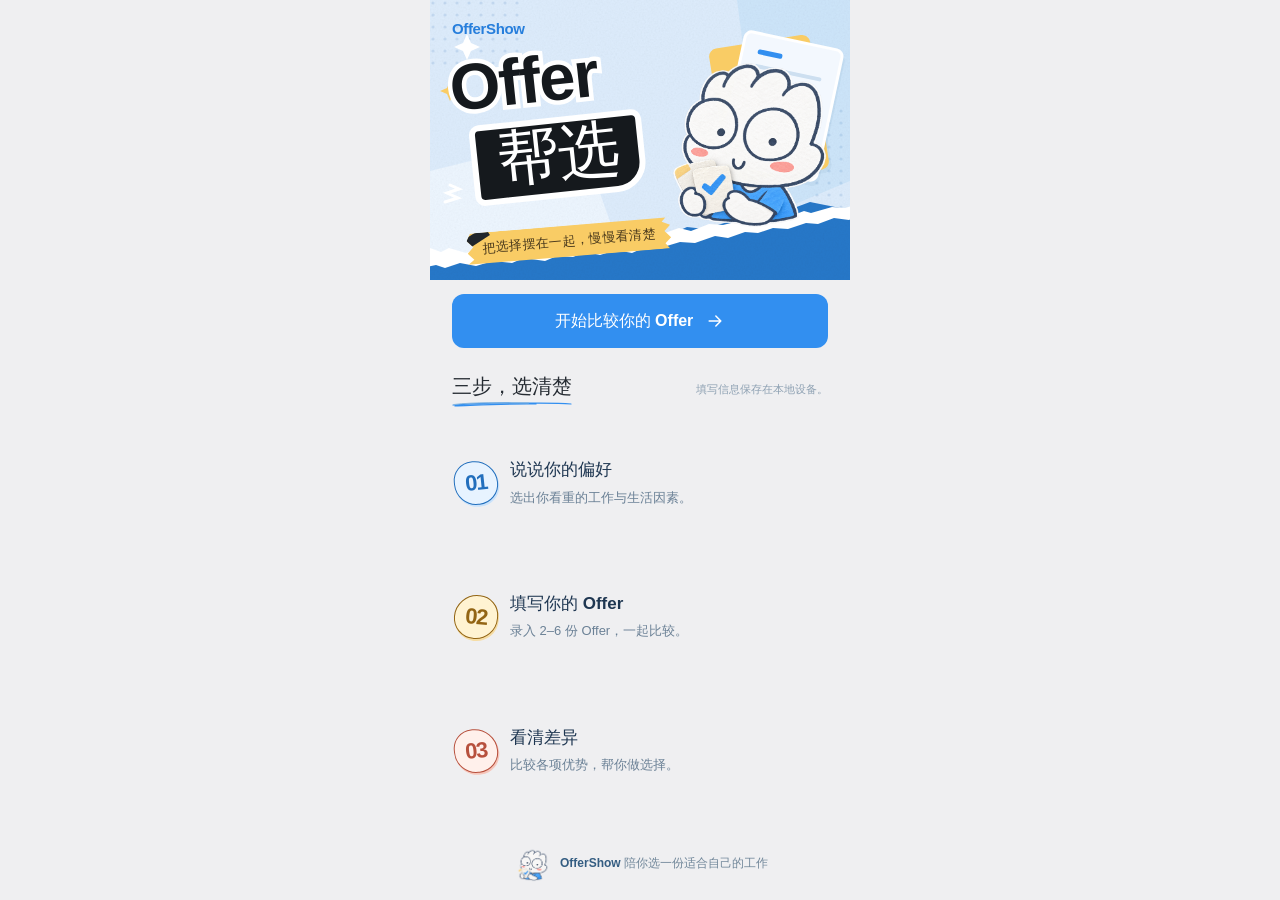
<file: index.html>
<!DOCTYPE html>
<html lang="zh-CN">
<head>
  <meta charset="UTF-8">
  <meta name="viewport" content="width=device-width, initial-scale=1.0">
  <meta name="theme-color" content="#ddecfc">
  <meta name="description" content="把 2–6 份 Offer 放在一起，选一份适合自己的工作。">
  <title>OfferShow · Offer 帮选</title>
  <link rel="icon" href="favicon.svg" type="image/svg+xml">
  <link rel="stylesheet" href="style.css">
  <link rel="stylesheet" href="styles/variant-b.css" data-ui-variant-style>
  <link rel="stylesheet" href="styles/paper-blue-v5.css">
  <link rel="stylesheet" href="styles/ui-polish.css" data-ui-polish>
  <link rel="stylesheet" href="styles/home-brand-v5.css?v=distributed-steps-v3">
</head>
<body data-ui-variant="b" class="ui-minimal ui-paper-blue page-landing page-home-brand">
<header class="mini-home-header">
  <div class="mini-home-header__inner">
    <span class="mini-home-brand">OfferShow</span>
    <h1 aria-label="Offer 帮选"><span class="paper-title__offer" aria-hidden="true">Offer</span><span class="paper-title__choice" aria-hidden="true">帮选</span></h1>
    <p class="paper-ribbon">把选择摆在一起，慢慢看清楚</p>
  </div>
  <div class="home-brand-art" aria-hidden="true">
    <span class="home-brand-card home-brand-card--back"></span>
    <span class="home-brand-card home-brand-card--front"><span></span><span></span><span></span></span>
    <img src="assets/offershow-mascot-paper-v2.png" alt="" width="1313" height="1198" fetchpriority="high">
  </div>
</header>
<div class="app-shell">
  <main class="page-content" id="main-content">
    <div class="landing-actions">
      <a id="startFlowBtn" class="btn btn-primary btn-large" href="./pages/preferences.html?ui=review-v2">开始比较你的 Offer<svg class="ui-icon" viewBox="0 0 24 24" fill="none" stroke="currentColor" stroke-width="1.8" stroke-linecap="round" stroke-linejoin="round" aria-hidden="true"><path d="M5 12h14M13 6l6 6-6 6"/></svg></a>
    </div>
    <section class="mini-home-sheet" aria-labelledby="home-title">
      <div class="mini-home-section-heading"><h2 id="home-title">三步，选清楚</h2><p class="local-storage-note">填写信息保存在本地设备。</p></div>
      <div class="mini-home-route">
        <ol class="mini-home-flow" aria-label="使用流程">
          <li><span class="mini-home-step">01</span><div><strong>说说你的偏好</strong><p>选出你看重的工作与生活因素。</p></div></li>
          <li><span class="mini-home-step">02</span><div><strong>填写你的 Offer</strong><p>录入 2–6 份 Offer，一起比较。</p></div></li>
          <li><span class="mini-home-step">03</span><div><strong>看清差异</strong><p>比较各项优势，帮你做选择。</p></div></li>
        </ol>
      </div>
    </section>
    <div class="mini-home-footer"><img src="assets/offershow-mascot-paper-v2.png" alt="" width="1313" height="1198"><span><strong>OfferShow</strong> 陪你选一份适合自己的工作</span></div>
  </main>
</div>
<script src="storage.js"></script>
<script src="scripts/landing-ui.js"></script>
</body>
</html>
</file>
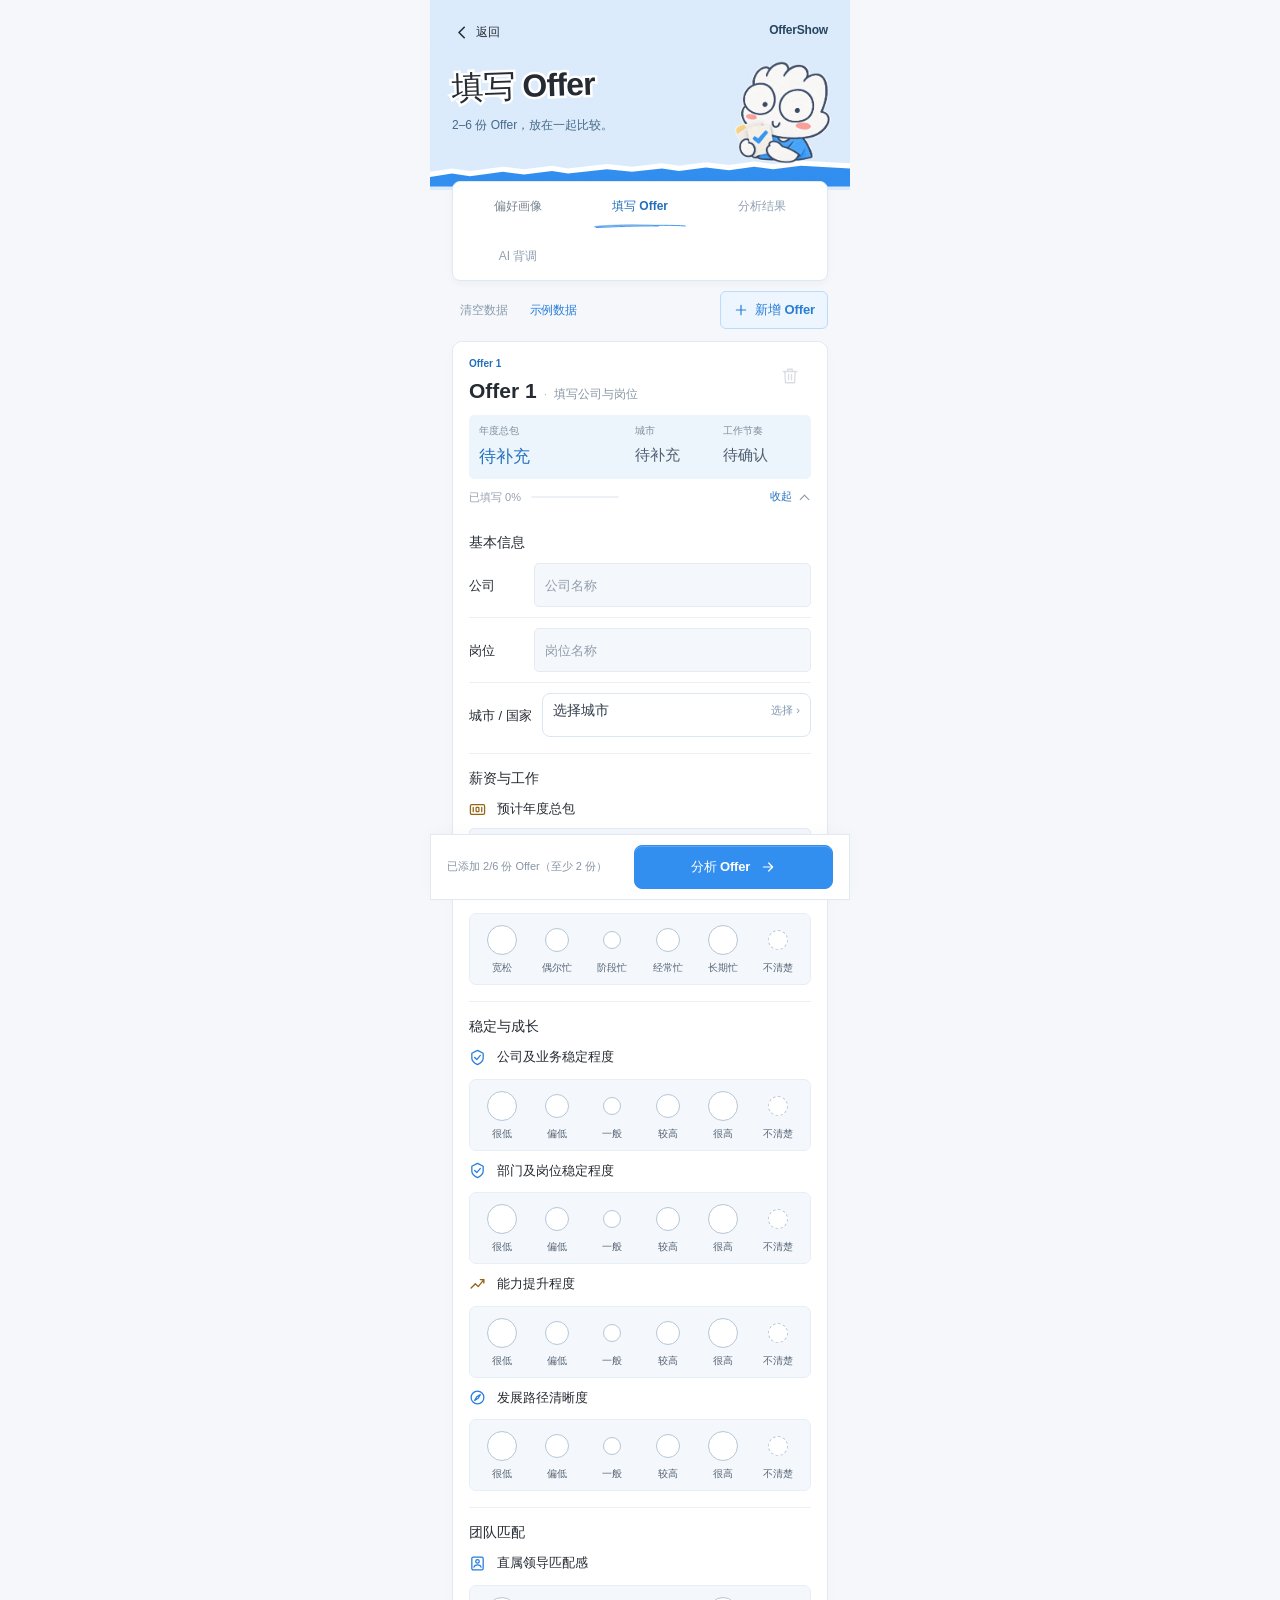
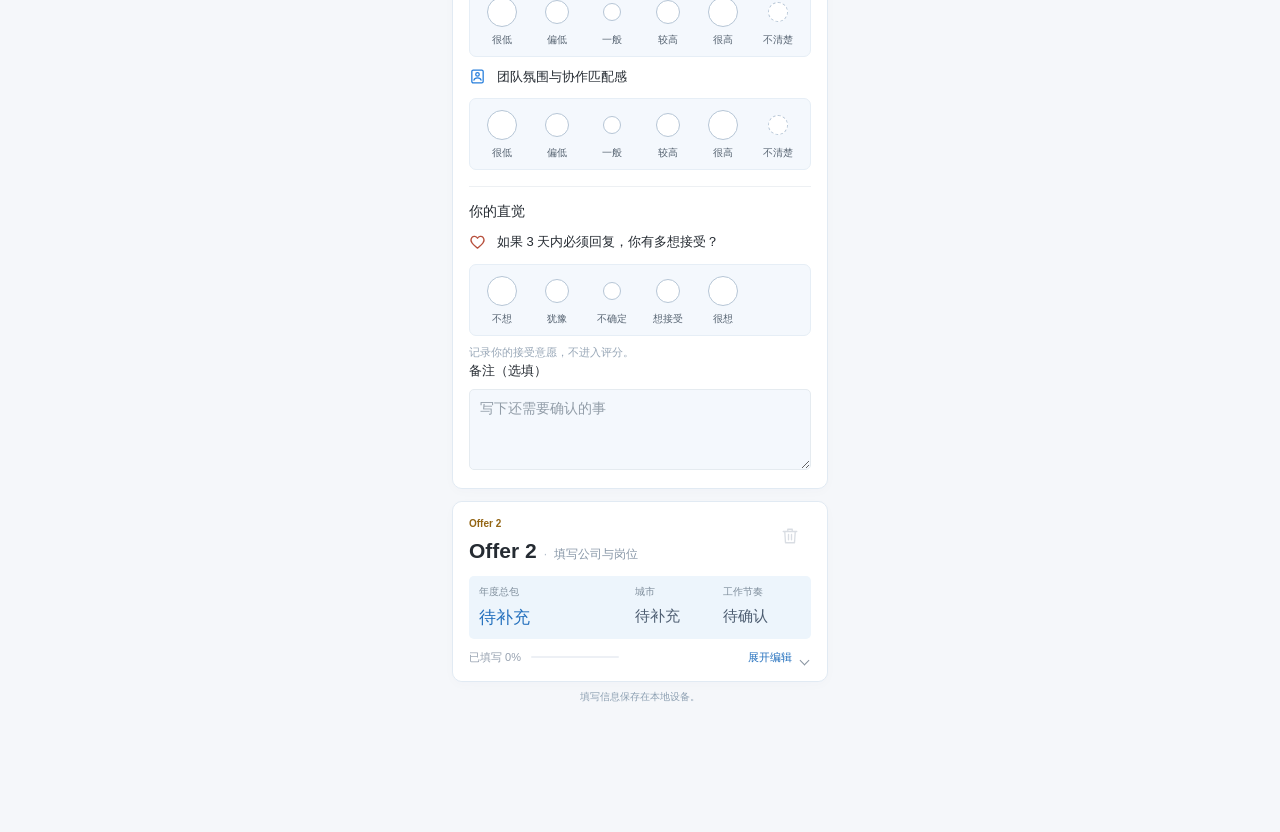
<file: offers.html>
<!DOCTYPE html>
<html lang="zh-CN">
<head>
  <meta charset="UTF-8">
  <meta name="viewport" content="width=device-width, initial-scale=1.0">
  <title>OfferShow - Offer 录入</title>
  <link rel="icon" href="../favicon.svg" type="image/svg+xml">
  <link rel="stylesheet" href="../style.css">
  <link rel="stylesheet" href="../styles/variant-b.css">
  <link rel="stylesheet" href="../styles/six-dim-base.css">
  <link rel="stylesheet" href="../styles/compact-offers.css">
  <link rel="stylesheet" href="../styles/offer-choices.css">
  <link rel="stylesheet" href="../styles/paper-blue-v5.css">
  <link rel="stylesheet" href="../styles/ui-polish.css">
  <link rel="stylesheet" href="../styles/six-dim-v5.css">
  <link rel="stylesheet" href="../styles/review-refinements.css?v=note-form-end-v1">
</head>
<body data-ui-variant="b" class="ui-minimal ui-paper-blue page-offers page-six-dim">
  <header class="app-header"><div class="app-header__inner"><a class="topbar-back" href="./preferences.html?ui=review-v2" aria-label="返回上一页"><svg class="ui-icon" viewBox="0 0 24 24" fill="none" stroke="currentColor" stroke-width="1.8" stroke-linecap="round" stroke-linejoin="round" aria-hidden="true"><path d="m14 6-6 6 6 6"/></svg><span>返回</span></a><h1 class="topbar-title">填写 Offer</h1></div><p class="mini-page-caption">2–6 份 Offer，放在一起比较。</p><span class="mini-page-brand">OfferShow</span></header>
  <div class="app-shell">

    <nav class="flow-nav" aria-label="决策进度"><ol class="step-indicator"><li class="step-indicator__item is-complete"><a class="mini-step-link" href="./preferences.html?ui=review-v2">偏好画像</a></li><li class="step-indicator__item is-current" aria-current="step"><span>填写 Offer</span></li><li class="step-indicator__item"><span>分析结果</span></li><li class="step-indicator__item"><span>AI 背调</span></li></ol></nav>
    <main class="page-content mini-page">

      <div class="offers-toolbar">
        <div class="section-actions-inline">
          <button type="button" id="clearAllBtn" class="btn btn-ghost">清空数据</button>
          <button type="button" id="loadOfferDemoBtn" class="btn btn-secondary">示例数据</button>
          <button type="button" id="addOfferBtn" class="btn btn-outline" aria-label="新增 Offer" title="新增 Offer"><svg class="ui-icon" viewBox="0 0 24 24" fill="none" stroke="currentColor" stroke-width="1.8" stroke-linecap="round" aria-hidden="true"><path d="M12 5v14M5 12h14"/></svg><span class="add-offer-label">新增 Offer</span></button>
        </div>
      </div>
      <section id="offerCards" class="offer-grid" aria-label="Offer 编辑区"></section>
      <p class="local-storage-note local-storage-note--form-end">填写信息保存在本地设备。</p>
    </main>

    <footer class="bottom-action-bar">
      <p id="validationMessage" class="validation-message"></p>
      <span id="offerCountText" class="offer-count-text"></span>
      <a id="returnToResultBtn" href="./result.html?ui=review-v2" class="btn btn-secondary" hidden>返回结果</a>
      <button type="button" id="goToResultBtn" class="btn btn-primary">分析 Offer<svg class="ui-icon" viewBox="0 0 24 24" fill="none" stroke="currentColor" stroke-width="1.8" stroke-linecap="round" stroke-linejoin="round" aria-hidden="true"><path d="M5 12h14M13 6l6 6-6 6"/></svg></button>
    </footer>
  </div>
  <dialog id="offerCityPickerDialog" class="review-sheet city-picker-dialog" aria-labelledby="offerCityPickerTitle" aria-describedby="offerCityPickerDescription">
    <div class="sheet-head"><div><p class="sheet-eyebrow">Offer 所在地点</p><h2 id="offerCityPickerTitle">选择城市或国家</h2></div><button type="button" class="sheet-close" id="closeOfferCityPickerBtn" aria-label="关闭城市选择">×</button></div>
    <p id="offerCityPickerDescription" class="sheet-description">选择国内城市或海外国家，点选后保存。</p>
    <div class="city-search"><svg viewBox="0 0 24 24" aria-hidden="true"><circle cx="10.5" cy="10.5" r="6.5"/><path d="m16 16 4 4"/></svg><input id="offerCitySearchInput" type="search" placeholder="搜索城市或国家，如：杭州、新加坡" aria-label="搜索城市或国家" autocomplete="off"></div>
    <div class="location-scope" role="group" aria-label="地点范围"><button type="button" data-location-scope="domestic" aria-pressed="true">国内城市</button><button type="button" data-location-scope="overseas" aria-pressed="false">海外国家</button></div>
    <div class="city-picker-scroll"><div class="city-browse-heading"><h3 id="offerCityResultsTitle">常用城市</h3><select id="offerCityProvinceFilter" aria-label="按省份查看城市"><option value="">全部省份</option></select></div><div id="offerCityPickerResults" class="city-picker-grid"></div><p id="offerCitySearchEmpty" class="city-empty" hidden>没有找到匹配地点，试试城市或国家的中英文名称。</p></div>
  </dialog>
  <script src="../scripts/china-cities.js"></script>
  <script src="../scripts/location-catalog.js?v=overseas-v1"></script>
  <script src="../../state.js"></script>
  <script src="../../storage.js"></script>
  <script src="../../copywriting.js?v=manual-city-v1"></script>
  <script src="../../scoring.js?v=manual-city-v1"></script>
  <script src="../scripts/core-algorithm-adapter.js"></script>
  <script src="../scripts/six-dim-v5.js?v=manual-city-v1"></script>
  <script src="../scripts/offer-city-picker-ui.js?v=overseas-v1"></script>
</body>
</html>
</file>
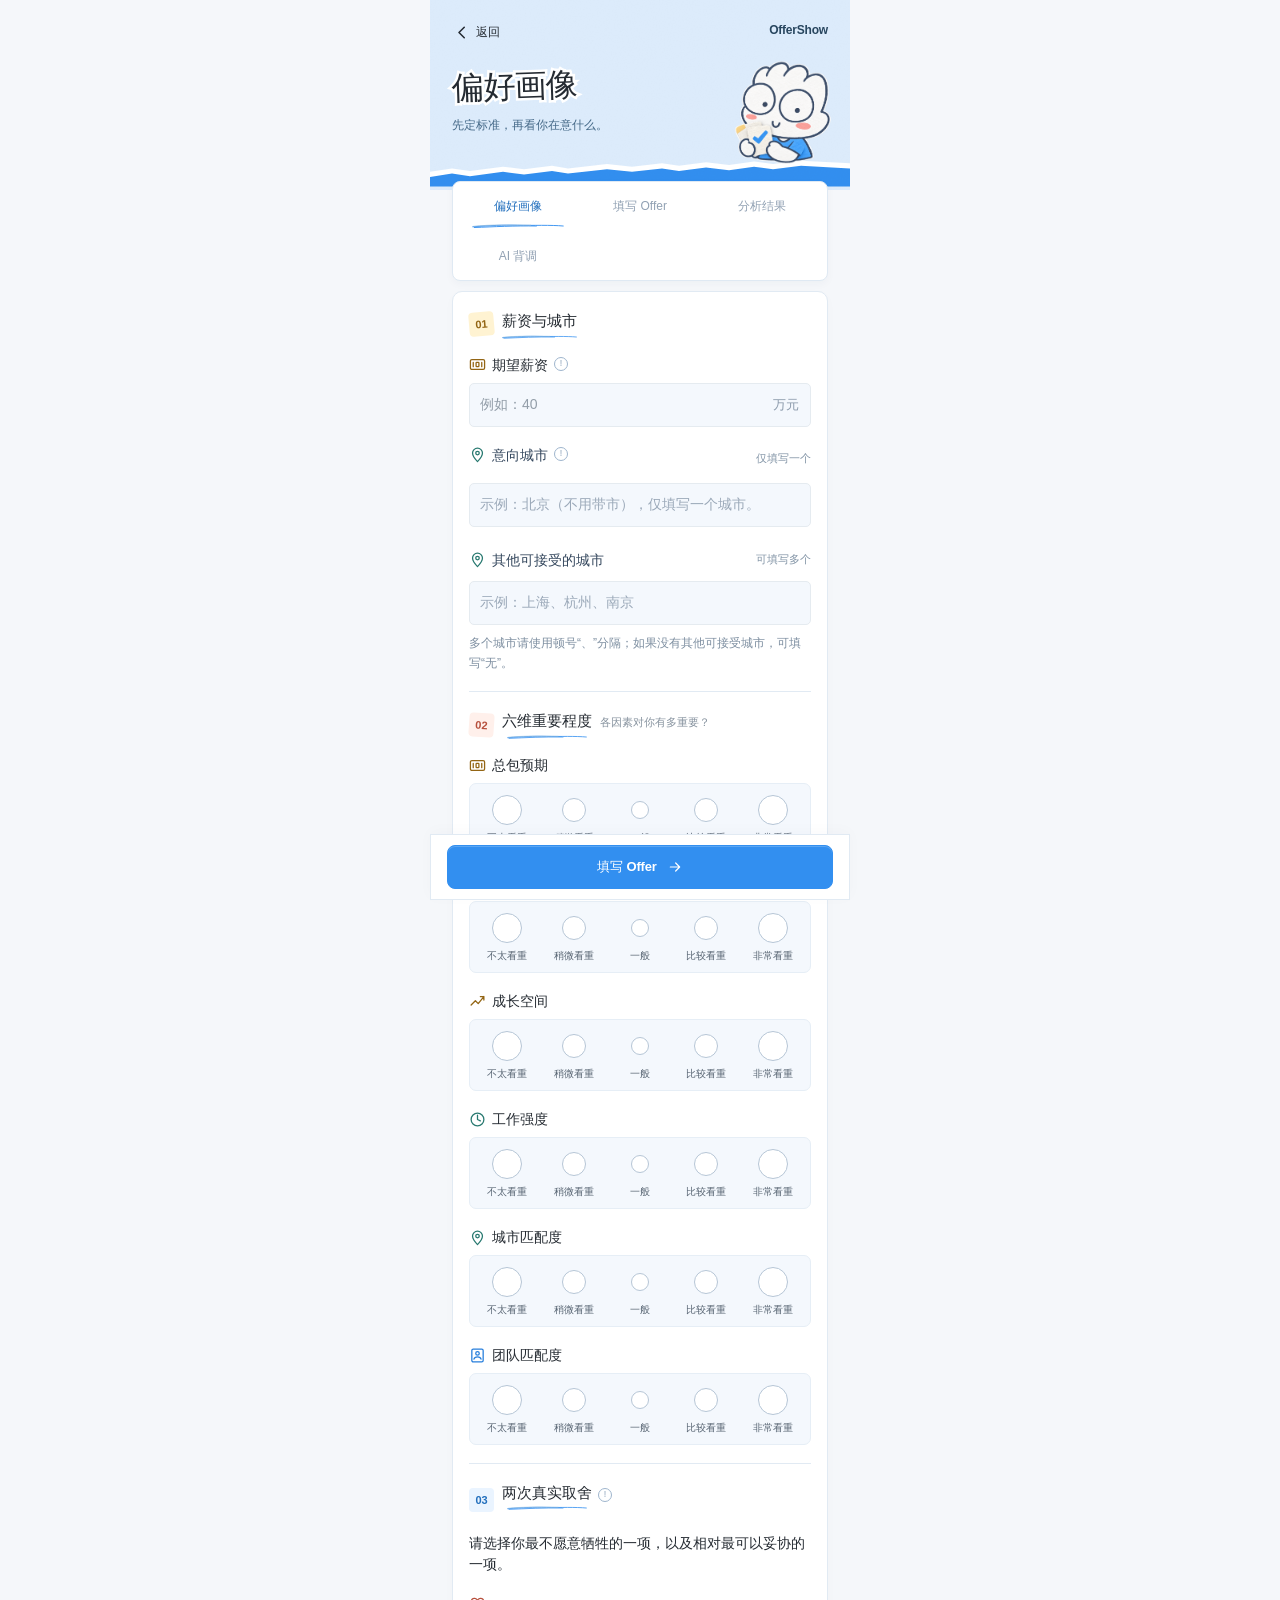
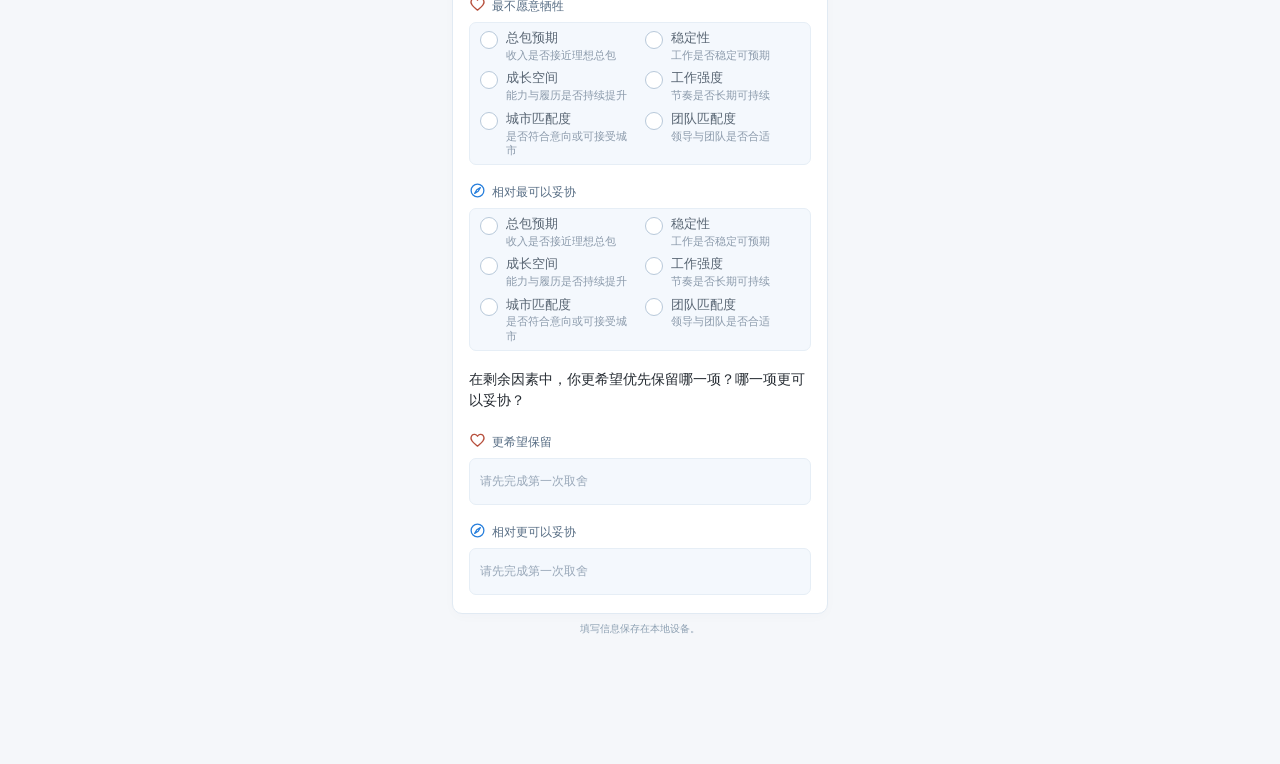
<file: preferences.html>
<!DOCTYPE html>
<html lang="zh-CN">
<head>
  <meta charset="UTF-8">
  <meta name="viewport" content="width=device-width, initial-scale=1.0">
  <title>OfferShow - 偏好设置</title>
  <link rel="icon" href="../favicon.svg" type="image/svg+xml">
  <link rel="stylesheet" href="../style.css">
  <link rel="stylesheet" href="../styles/variant-b.css">
  <link rel="stylesheet" href="../styles/six-dim-base.css">
  <link rel="stylesheet" href="../styles/compact-preferences.css">
  <link rel="stylesheet" href="../styles/preference-portrait.css">
  <link rel="stylesheet" href="../styles/paper-blue-v5.css">
  <link rel="stylesheet" href="../styles/ui-polish.css">
  <link rel="stylesheet" href="../styles/six-dim-v5.css">
  <link rel="stylesheet" href="../styles/review-refinements.css?v=manual-city-v1">
</head>
<body data-ui-variant="b" class="ui-minimal ui-paper-blue page-preferences page-preferences-choice page-six-dim">
  <header class="app-header"><div class="app-header__inner"><a class="topbar-back" href="../index.html?ui=review-v2" aria-label="返回上一页"><svg class="ui-icon" viewBox="0 0 24 24" fill="none" stroke="currentColor" stroke-width="1.8" stroke-linecap="round" stroke-linejoin="round" aria-hidden="true"><path d="m14 6-6 6 6 6"/></svg><span>返回</span></a><h1 class="topbar-title">偏好画像</h1></div><p class="mini-page-caption">先定标准，再看你在意什么。</p><span class="mini-page-brand">OfferShow</span></header>
  <div class="app-shell">

    <nav class="flow-nav" aria-label="决策进度"><ol class="step-indicator"><li class="step-indicator__item is-current" aria-current="step"><span>偏好画像</span></li><li class="step-indicator__item"><span>填写 Offer</span></li><li class="step-indicator__item"><span>分析结果</span></li><li class="step-indicator__item"><span>AI 背调</span></li></ol></nav>
    <main class="page-content mini-page">

      <section class="form-surface">
        <form id="preferenceForm" class="stack-form" novalidate>
          <section class="question-section">
            <div class="form-section-title"><span>01</span><div><h2>薪资与城市</h2></div></div>
          <div class="question-card">
            <p class="section-eyebrow">问题 1 / 10 · 薪资校准</p>
            <div class="info-label-row">
              <label for="idealAnnualPackage">期望薪资</label>
              <details class="info-tip"><summary aria-label="查看期望薪资的填写说明">!</summary><div class="info-tip__bubble">填写达到后会比较满意的常态税前年薪资；只计入能够合理估值的持续性收入。</div></details>
            </div>
            <div class="unit-input">
              <input id="idealAnnualPackage" name="idealAnnualPackage" type="number" inputmode="decimal" min="0.1" step="0.1" placeholder="例如：40" aria-describedby="idealAnnualPackageUnit" required>
              <span id="idealAnnualPackageUnit" class="unit-input__suffix">万元</span>
            </div>
          </div>

          <div class="question-card city-question">
            <div class="city-manual-group">
              <div class="city-field-heading"><div class="info-label-row city-label-with-tip"><label for="preferredCity">意向城市</label><details id="cityScoringTip" class="info-tip"><summary aria-label="查看城市填写和评分说明">!</summary><div class="info-tip__bubble">城市维度中，意向城市计 100 分，其他可接受城市计 80 分，其余城市计 40 分。最终影响取决于你对城市的重视程度。</div></details></div><span>仅填写一个</span></div>
              <input id="preferredCity" name="preferredCity" type="text" placeholder="示例：北京（不用带市），仅填写一个城市。" autocomplete="address-level2" required>
            </div>
            <input id="preferredProvinceCode" name="preferredProvinceCode" type="hidden">
            <input id="preferredCityCode" name="preferredCityCode" type="hidden">
            <div class="city-manual-group city-field-heading--other">
              <div class="city-field-heading"><label for="acceptableCities">其他可接受的城市</label><span>可填写多个</span></div>
              <input id="acceptableCities" name="acceptableCities" type="text" placeholder="示例：上海、杭州、南京" aria-describedby="acceptableCitiesHint" autocomplete="off" required>
              <p id="acceptableCitiesHint" class="city-field-caption city-field-caption--after">多个城市请使用顿号“、”分隔；如果没有其他可接受城市，可填写“无”。</p>
            </div>
            <input id="considerOtherCities" name="considerOtherCities" type="hidden">
            <input id="acceptableCityCodes" name="acceptableCityCodes" type="hidden">
            <p id="citySelectionStatus" class="city-inline-status" role="status"></p>
          </div>

          </section>
          <section class="question-section">
            <div class="form-section-title form-section-title--inline"><span>02</span><div class="form-section-heading"><h2>六维重要程度</h2><p class="v5-section-prompt">各因素对你有多重要？</p></div></div>
          <div class="question-card">
            <p class="section-eyebrow">问题 3 / 10 · 总包预期</p>
            <label for="importanceTotalPackage">总包预期</label>
            <select id="importanceTotalPackage" name="importanceTotalPackage" required>
              <option value="">请选择</option>
              <option value="1">1 · 不太看重：总包高低影响很小</option>
              <option value="2">2 · 稍微看重：差距很大才会在意</option>
              <option value="3">3 · 一般：会和其他条件一起权衡</option>
              <option value="4">4 · 比较看重：高低会明显影响选择</option>
              <option value="5">5 · 非常看重：总包是核心因素</option>
            </select>
          </div>

          <div class="question-card">
            <p class="section-eyebrow">问题 4 / 10 · 稳定性</p>
            <label for="importanceStability">稳定性</label>
            <select id="importanceStability" name="importanceStability" required>
              <option value="">请选择</option>
              <option value="1">1 · 不太看重：可以接受较高不确定性</option>
              <option value="2">2 · 稍微看重：机会好就能承担风险</option>
              <option value="3">3 · 一般：希望风险与机会平衡</option>
              <option value="4">4 · 比较看重：希望业务与岗位可测算</option>
              <option value="5">5 · 非常看重：确定性是核心因素</option>
            </select>
          </div>

          <div class="question-card">
            <p class="section-eyebrow">问题 5 / 10 · 成长空间</p>
            <label for="importanceGrowth">成长空间</label>
            <select id="importanceGrowth" name="importanceGrowth" required>
              <option value="">请选择</option>
              <option value="1">1 · 不太看重：工作内容合适即可</option>
              <option value="2">2 · 稍微看重：有学习机会更好</option>
              <option value="3">3 · 一般：希望能力持续提升</option>
              <option value="4">4 · 比较看重：需要明确的成长机会</option>
              <option value="5">5 · 非常看重：成长是核心因素</option>
            </select>
          </div>

          <div class="question-card">
            <p class="section-eyebrow">问题 6 / 10 · 工作强度</p>
            <label for="importanceWorkIntensity">工作强度</label>
            <select id="importanceWorkIntensity" name="importanceWorkIntensity" required>
              <option value="">请选择</option>
              <option value="1">1 · 不太看重：长期高强度也能接受</option>
              <option value="2">2 · 稍微看重：经常加班也可以</option>
              <option value="3">3 · 一般：能接受阶段性忙碌</option>
              <option value="4">4 · 比较看重：希望多数时间可控</option>
              <option value="5">5 · 非常看重：难以接受长期高压</option>
            </select>
          </div>

          <div class="question-card">
            <p class="section-eyebrow">问题 7 / 10 · 城市匹配度</p>
            <label for="importanceCityLife">城市匹配度</label>
            <select id="importanceCityLife" name="importanceCityLife" required>
              <option value="">请选择</option>
              <option value="1">1 · 不太看重：在哪工作都可以</option>
              <option value="2">2 · 稍微看重：好机会可以迁移</option>
              <option value="3">3 · 一般：需要兼顾机会与生活</option>
              <option value="4">4 · 比较看重：希望城市符合预期</option>
              <option value="5">5 · 非常看重：城市是核心因素</option>
            </select>
          </div>

          <div class="question-card">
            <p class="section-eyebrow">问题 8 / 10 · 团队匹配度</p>
            <label for="importanceTeamFit">团队匹配度</label>
            <select id="importanceTeamFit" name="importanceTeamFit" required>
              <option value="">请选择</option>
              <option value="1">1 · 不太看重：能够正常合作即可</option>
              <option value="2">2 · 稍微看重：短期不合适也能适应</option>
              <option value="3">3 · 一般：需要结合其他条件判断</option>
              <option value="4">4 · 比较看重：不合适会明显犹豫</option>
              <option value="5">5 · 非常看重：明显不合适就很难接受</option>
            </select>
          </div>

          </section>
          <section class="question-section">
            <div class="form-section-title"><span>03</span><div class="info-label-row"><h2>两次真实取舍</h2><details class="info-tip"><summary aria-label="查看两次取舍的说明">!</summary><div class="info-tip__bubble">两道题固定出现，只要求做两次关键取舍，不需要给六个维度完整排序。</div></details></div></div>
          <div class="question-card">
            <p class="section-eyebrow">问题 9 / 10 · 第一次取舍</p>
            <label>请选择你最不愿意牺牲的一项，以及相对最可以妥协的一项。</label>
            <div class="tradeoff-choice-grid">
              <div>
                <label for="tradeoffPrimaryKeep">最不愿意牺牲</label>
                <select id="tradeoffPrimaryKeep" name="tradeoffPrimaryKeep" required>
                  <option value="">请选择</option>
                  <option value="totalPackage">总包预期 · 收入是否接近理想总包</option>
                  <option value="stability">稳定性 · 工作是否稳定可预期</option>
                  <option value="growth">成长空间 · 能力与履历是否持续提升</option>
                  <option value="workIntensity">工作强度 · 节奏是否长期可持续</option>
                  <option value="cityLife">城市匹配度 · 是否符合意向或可接受城市</option>
                  <option value="teamFit">团队匹配度 · 领导与团队是否合适</option>
                </select>
              </div>
              <div>
                <label for="tradeoffPrimaryCompromise">相对最可以妥协</label>
                <select id="tradeoffPrimaryCompromise" name="tradeoffPrimaryCompromise" required>
                  <option value="">请选择</option>
                  <option value="totalPackage">总包预期 · 收入是否接近理想总包</option>
                  <option value="stability">稳定性 · 工作是否稳定可预期</option>
                  <option value="growth">成长空间 · 能力与履历是否持续提升</option>
                  <option value="workIntensity">工作强度 · 节奏是否长期可持续</option>
                  <option value="cityLife">城市匹配度 · 是否符合意向或可接受城市</option>
                  <option value="teamFit">团队匹配度 · 领导与团队是否合适</option>
                </select>
              </div>
            </div>
          </div>

          <div class="question-card">
            <p class="section-eyebrow">问题 10 / 10 · 第二次取舍</p>
            <label>在剩余因素中，你更希望优先保留哪一项？哪一项更可以妥协？</label>
            <div class="tradeoff-choice-grid">
              <div>
                <label for="tradeoffSecondaryKeep">更希望保留</label>
                <select id="tradeoffSecondaryKeep" name="tradeoffSecondaryKeep" required disabled>
                  <option value="">请先完成第一次取舍</option>
                </select>
              </div>
              <div>
                <label for="tradeoffSecondaryCompromise">相对更可以妥协</label>
                <select id="tradeoffSecondaryCompromise" name="tradeoffSecondaryCompromise" required disabled>
                  <option value="">请先完成第一次取舍</option>
                </select>
              </div>
            </div>
          </div>
          </section>
        </form>
      </section>

      <section class="preview-card portrait-ready has-compact-preview" id="preferencePortrait" hidden>
        <details class="compact-preview" open>
          <summary class="compact-preference-summary compact-preview-summary"><div class="preview-card__head"><span class="live-status">实时画像</span></div></summary>
          <div class="compact-preview-content">
            <div class="portrait-intro"><div class="portrait-title-row"><h2 id="preferenceHeadline" class="preview-title"></h2></div></div>
            <div class="weight-preview">
              <div class="panel-title-row"><h3>你的偏好分布</h3><button type="button" id="openWeightTunerBtn" class="portrait-tuner-link" disabled>微调权重</button></div>
              <p id="preferenceStatusText" class="portrait-weight-note">比较 Offer 时，越在意的方向占比越高。</p>
              <div id="previewWeightList" class="portrait-distribution"></div>
            </div>
            <section class="portrait-context"><h3>同时，也照顾这些期待</h3><dl id="portraitFacts" class="portrait-facts"></dl></section>
        <div id="weightTunerPanel" class="weight-tuner-panel" hidden>
          <div class="weight-tuner-panel__head">
            <div>
              <p class="section-eyebrow">自定义偏好</p>
              <h3>微调六维权重</h3>
            </div>
            <div class="info-tuner-actions">
              <strong id="weightTunerTotal">合计 100%</strong>
              <details class="info-tip"><summary aria-label="查看权重微调规则">!</summary><div class="info-tip__bubble">拖动任一项时，其余五项会按当前比例自动调整，六项始终合计 100%。保存后将直接使用微调结果进行 Offer 打分；不微调则使用问卷生成结果。</div></details>
            </div>
          </div>
          <div id="weightTunerList" class="weight-tuner-list"></div>
          <div class="weight-tuner-actions">
            <button type="button" id="resetWeightTunerBtn" class="btn btn-ghost">恢复问卷结果</button>
            <button type="button" id="cancelWeightTunerBtn" class="btn btn-outline">取消</button>
            <button type="button" id="saveWeightTunerBtn" class="btn btn-primary">保存并用于分析</button>
          </div>
        </div>
          </div>
        </details>
      </section>
      <p class="local-storage-note local-storage-note--form-end">填写信息保存在本地设备。</p>
    </main>

    <footer class="bottom-action-bar">
      <p id="preferenceValidation" class="validation-message"></p>
      <a id="returnToResultBtn" href="./result.html?ui=review-v2" class="btn btn-secondary" hidden>返回结果</a>
      <button type="button" id="goToOffersBtn" class="btn btn-primary">填写 Offer<svg class="ui-icon" viewBox="0 0 24 24" fill="none" stroke="currentColor" stroke-width="1.8" stroke-linecap="round" stroke-linejoin="round" aria-hidden="true"><path d="M5 12h14M13 6l6 6-6 6"/></svg></button>
    </footer>
  </div>
  <script src="../scripts/china-cities.js"></script>
  <script src="../scripts/location-catalog.js?v=overseas-v1"></script>
  <script src="../../state.js"></script>
  <script src="../../storage.js"></script>
  <script src="../../copywriting.js?v=manual-city-v1"></script>
  <script src="../../scoring.js?v=manual-city-v1"></script>
  <script src="../scripts/core-algorithm-adapter.js"></script>
  <script src="../scripts/six-dim-v5.js?v=manual-city-v1"></script>
</body>
</html>
</file>
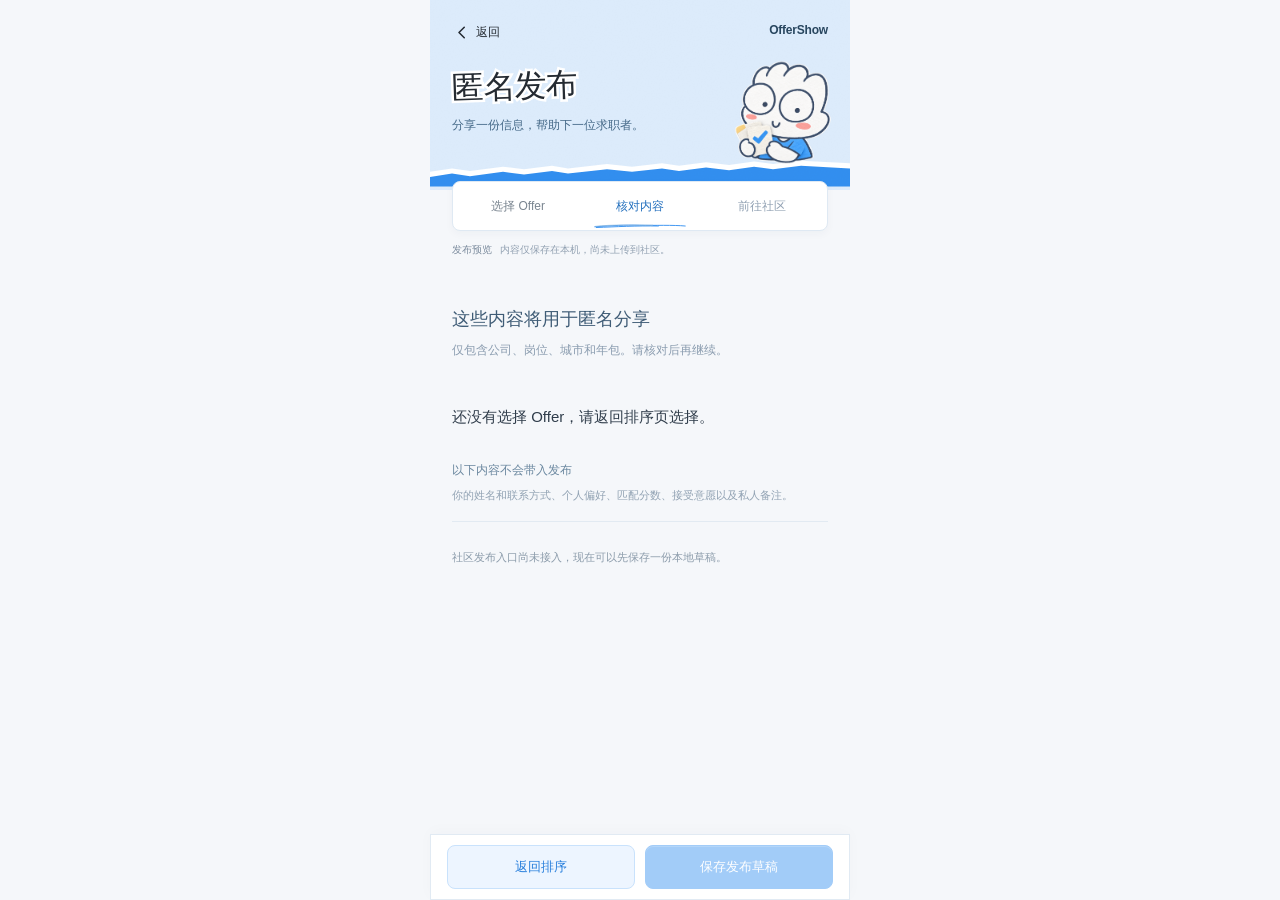
<file: publish-preview.html>
<!DOCTYPE html>
<html lang="zh-CN">
<head>
  <meta charset="UTF-8">
  <meta name="viewport" content="width=device-width, initial-scale=1.0">
  <title>OfferShow · 匿名发布</title>
  <link rel="icon" href="../favicon.svg" type="image/svg+xml">
  <link rel="stylesheet" href="../style.css">
  <link rel="stylesheet" href="../styles/variant-b.css">
  <link rel="stylesheet" href="../styles/six-dim-base.css">
  <link rel="stylesheet" href="../styles/paper-blue-v5.css">
  <link rel="stylesheet" href="../styles/ui-polish.css">
  <link rel="stylesheet" href="../styles/six-dim-v5.css">
  <link rel="stylesheet" href="../styles/review-refinements.css">
</head>
<body data-ui-variant="b" class="ui-minimal ui-paper-blue page-publish-preview page-six-dim">
  <header class="app-header">
    <div class="app-header__inner">
      <a class="topbar-back" href="./result.html?ui=review-v2" aria-label="返回分析结果"><svg class="ui-icon" viewBox="0 0 24 24" fill="none" stroke="currentColor" stroke-width="1.8" stroke-linecap="round" stroke-linejoin="round" aria-hidden="true"><path d="m14 6-6 6 6 6"/></svg><span>返回</span></a>
      <h1 class="topbar-title">匿名发布</h1>
    </div>
    <p class="mini-page-caption">分享一份信息，帮助下一位求职者。</p><span class="mini-page-brand">OfferShow</span>
  </header>
  <div class="app-shell">
    <nav class="flow-nav publish-progress" aria-label="发布进度"><ol class="step-indicator"><li class="step-indicator__item is-complete"><a href="./result.html?ui=review-v2" class="mini-step-link">选择 Offer</a></li><li class="step-indicator__item is-current" aria-current="step"><span>核对内容</span></li><li class="step-indicator__item"><span>前往社区</span></li></ol></nav>
    <main class="page-content mini-page">
      <div class="report-preview-note"><span>发布预览</span><p>内容仅保存在本机，尚未上传到社区。</p></div>
      <section class="publish-review-heading"><h2>这些内容将用于匿名分享</h2><p>仅包含公司、岗位、城市和年包。请核对后再继续。</p></section>
      <div id="publishPreviewCards"></div>
      <p id="publishEmptyMessage" class="background-access-message" hidden>还没有选择 Offer，请返回排序页选择。</p>
      <aside class="publish-private-note"><strong>以下内容不会带入发布</strong><p>你的姓名和联系方式、个人偏好、匹配分数、接受意愿以及私人备注。</p></aside>
      <p class="preview-boundary">社区发布入口尚未接入，现在可以先保存一份本地草稿。</p>
      <p id="publishSaveStatus" class="copy-status" role="status"></p>
    </main>
    <footer class="bottom-action-bar"><a href="./result.html?ui=review-v2" class="btn btn-outline">返回排序</a><button type="button" id="savePublishDraftBtn" class="btn btn-primary" disabled>保存发布草稿</button></footer>
  </div>
  <script src="../scripts/publish-preview-ui.js"></script>
</body>
</html>
</file>
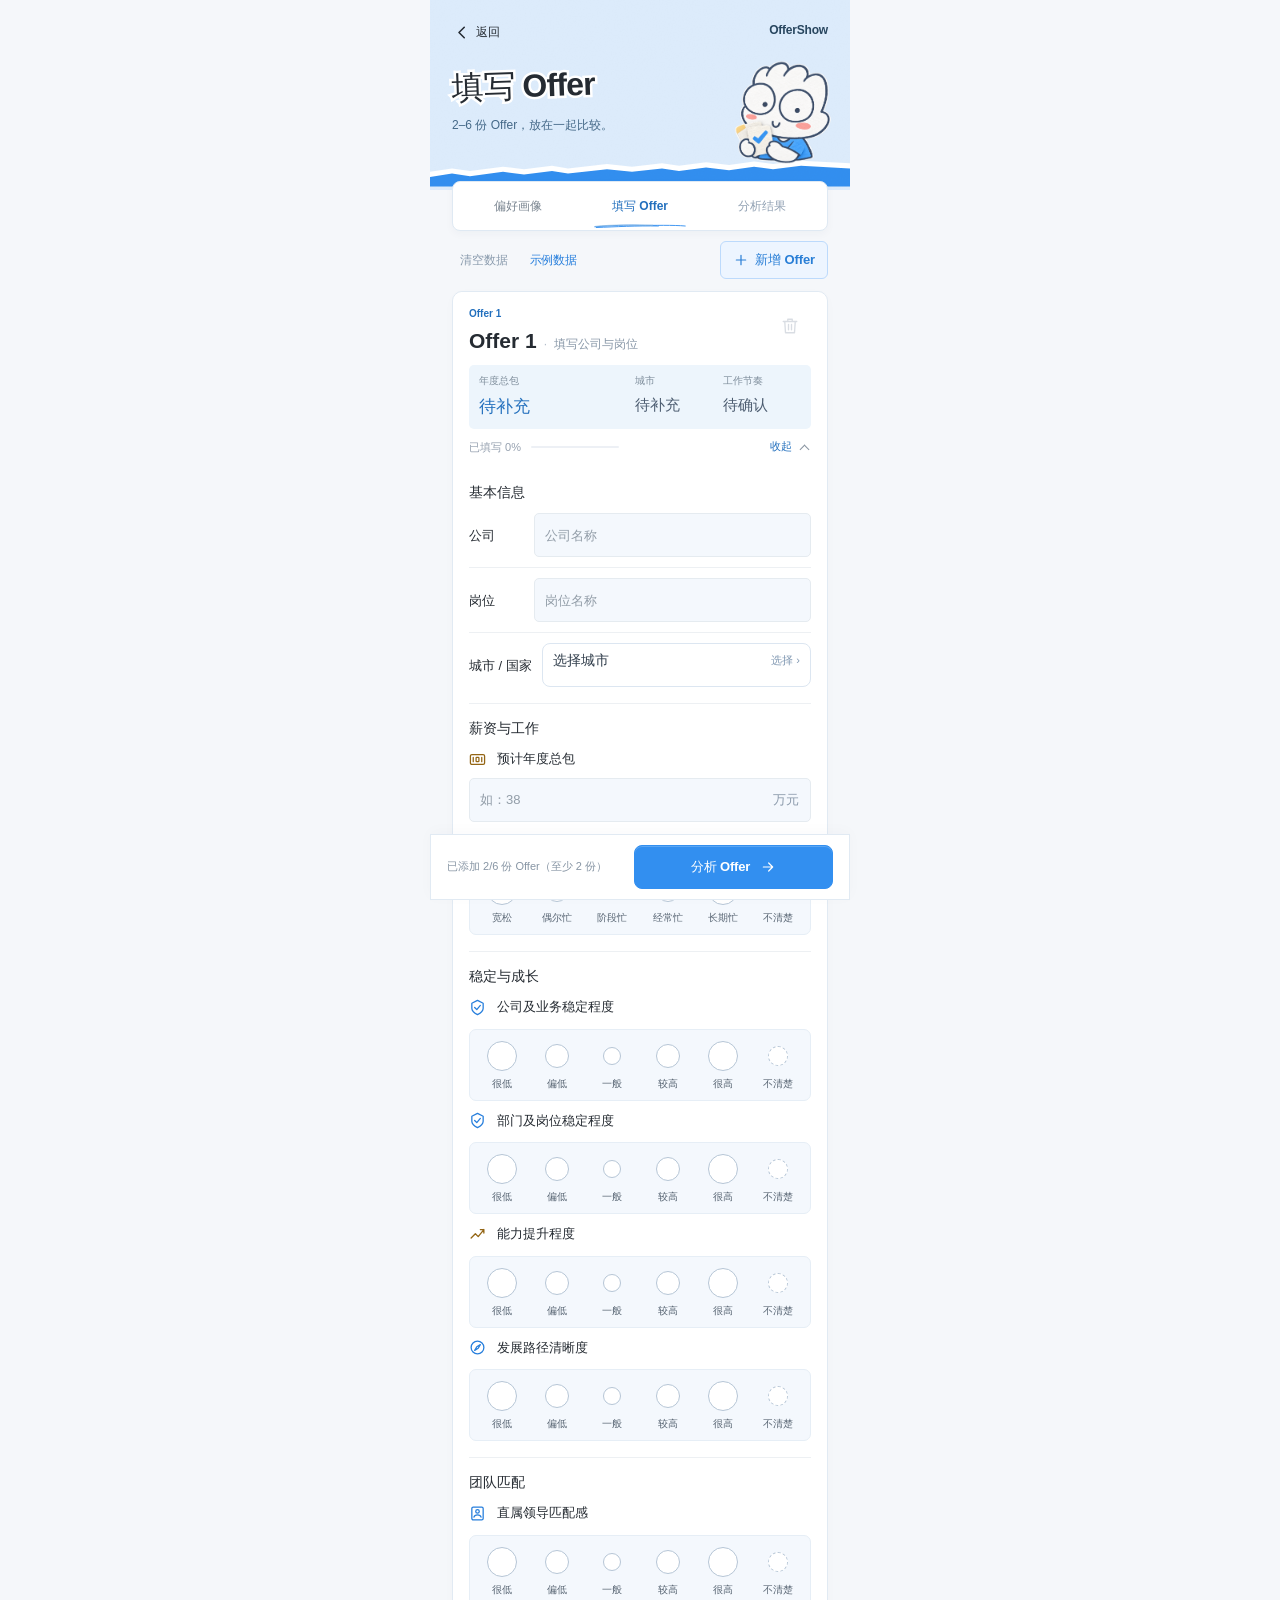
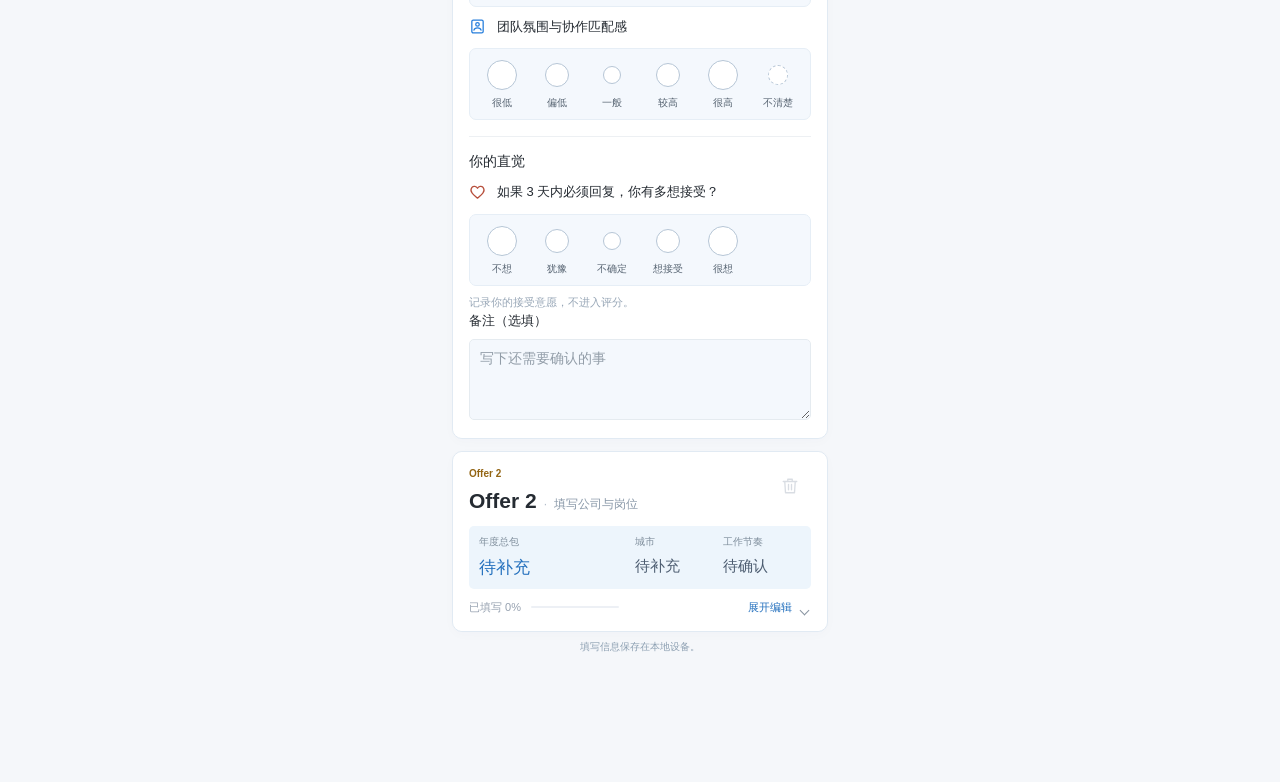
<file: pages/offers.html>
<!DOCTYPE html>
<html lang="zh-CN">
<head>
  <meta charset="UTF-8">
  <meta name="viewport" content="width=device-width, initial-scale=1.0">
  <title>OfferShow - Offer 录入</title>
  <link rel="icon" href="../favicon.svg" type="image/svg+xml">
  <link rel="stylesheet" href="../style.css">
  <link rel="stylesheet" href="../styles/variant-b.css">
  <link rel="stylesheet" href="../styles/six-dim-base.css">
  <link rel="stylesheet" href="../styles/compact-offers.css">
  <link rel="stylesheet" href="../styles/offer-choices.css">
  <link rel="stylesheet" href="../styles/paper-blue-v5.css">
  <link rel="stylesheet" href="../styles/ui-polish.css">
  <link rel="stylesheet" href="../styles/six-dim-v5.css">
  <link rel="stylesheet" href="../styles/review-refinements.css?v=note-form-end-v1">
</head>
<body data-ui-variant="b" class="ui-minimal ui-paper-blue page-offers page-six-dim">
  <header class="app-header"><div class="app-header__inner"><a class="topbar-back" href="./preferences.html?ui=review-v2" aria-label="返回上一页"><svg class="ui-icon" viewBox="0 0 24 24" fill="none" stroke="currentColor" stroke-width="1.8" stroke-linecap="round" stroke-linejoin="round" aria-hidden="true"><path d="m14 6-6 6 6 6"/></svg><span>返回</span></a><h1 class="topbar-title">填写 Offer</h1></div><p class="mini-page-caption">2–6 份 Offer，放在一起比较。</p><span class="mini-page-brand">OfferShow</span></header>
  <div class="app-shell">

    <nav class="flow-nav" aria-label="决策进度"><ol class="step-indicator"><li class="step-indicator__item is-complete"><a class="mini-step-link" href="./preferences.html?ui=review-v2">偏好画像</a></li><li class="step-indicator__item is-current" aria-current="step"><span>填写 Offer</span></li><li class="step-indicator__item"><span>分析结果</span></li></ol></nav>
    <main class="page-content mini-page">

      <div class="offers-toolbar">
        <div class="section-actions-inline">
          <button type="button" id="clearAllBtn" class="btn btn-ghost">清空数据</button>
          <button type="button" id="loadOfferDemoBtn" class="btn btn-secondary">示例数据</button>
          <button type="button" id="addOfferBtn" class="btn btn-outline" aria-label="新增 Offer" title="新增 Offer"><svg class="ui-icon" viewBox="0 0 24 24" fill="none" stroke="currentColor" stroke-width="1.8" stroke-linecap="round" aria-hidden="true"><path d="M12 5v14M5 12h14"/></svg><span class="add-offer-label">新增 Offer</span></button>
        </div>
      </div>
      <section id="offerCards" class="offer-grid" aria-label="Offer 编辑区"></section>
      <p class="local-storage-note local-storage-note--form-end">填写信息保存在本地设备。</p>
    </main>

    <footer class="bottom-action-bar">
      <p id="validationMessage" class="validation-message"></p>
      <span id="offerCountText" class="offer-count-text"></span>
      <a id="returnToResultBtn" href="./result.html?ui=review-v2" class="btn btn-secondary" hidden>返回结果</a>
      <button type="button" id="goToResultBtn" class="btn btn-primary">分析 Offer<svg class="ui-icon" viewBox="0 0 24 24" fill="none" stroke="currentColor" stroke-width="1.8" stroke-linecap="round" stroke-linejoin="round" aria-hidden="true"><path d="M5 12h14M13 6l6 6-6 6"/></svg></button>
    </footer>
  </div>
  <dialog id="offerCityPickerDialog" class="review-sheet city-picker-dialog" aria-labelledby="offerCityPickerTitle" aria-describedby="offerCityPickerDescription">
    <div class="sheet-head"><div><p class="sheet-eyebrow">Offer 所在地点</p><h2 id="offerCityPickerTitle">选择城市或国家</h2></div><button type="button" class="sheet-close" id="closeOfferCityPickerBtn" aria-label="关闭城市选择">×</button></div>
    <p id="offerCityPickerDescription" class="sheet-description">选择国内城市或海外国家，点选后保存。</p>
    <div class="city-search"><svg viewBox="0 0 24 24" aria-hidden="true"><circle cx="10.5" cy="10.5" r="6.5"/><path d="m16 16 4 4"/></svg><input id="offerCitySearchInput" type="search" placeholder="搜索城市或国家，如：杭州、新加坡" aria-label="搜索城市或国家" autocomplete="off"></div>
    <div class="location-scope" role="group" aria-label="地点范围"><button type="button" data-location-scope="domestic" aria-pressed="true">国内城市</button><button type="button" data-location-scope="overseas" aria-pressed="false">海外国家</button></div>
    <div class="city-picker-scroll"><div class="city-browse-heading"><h3 id="offerCityResultsTitle">常用城市</h3><select id="offerCityProvinceFilter" aria-label="按省份查看城市"><option value="">全部省份</option></select></div><div id="offerCityPickerResults" class="city-picker-grid"></div><p id="offerCitySearchEmpty" class="city-empty" hidden>没有找到匹配地点，试试城市或国家的中英文名称。</p></div>
  </dialog>
  <script src="../scripts/china-cities.js"></script>
  <script src="../scripts/location-catalog.js?v=overseas-v1"></script>
  <script src="../state.js"></script>
  <script src="../storage.js"></script>
  <script src="../copywriting.js?v=manual-city-v1"></script>
  <script src="../scoring.js?v=manual-city-v1"></script>
  <script src="../scripts/core-algorithm-adapter.js"></script>
  <script src="../scripts/six-dim-v5.js?v=manual-city-v1"></script>
  <script src="../scripts/offer-city-picker-ui.js?v=overseas-v1"></script>
</body>
</html>
</file>
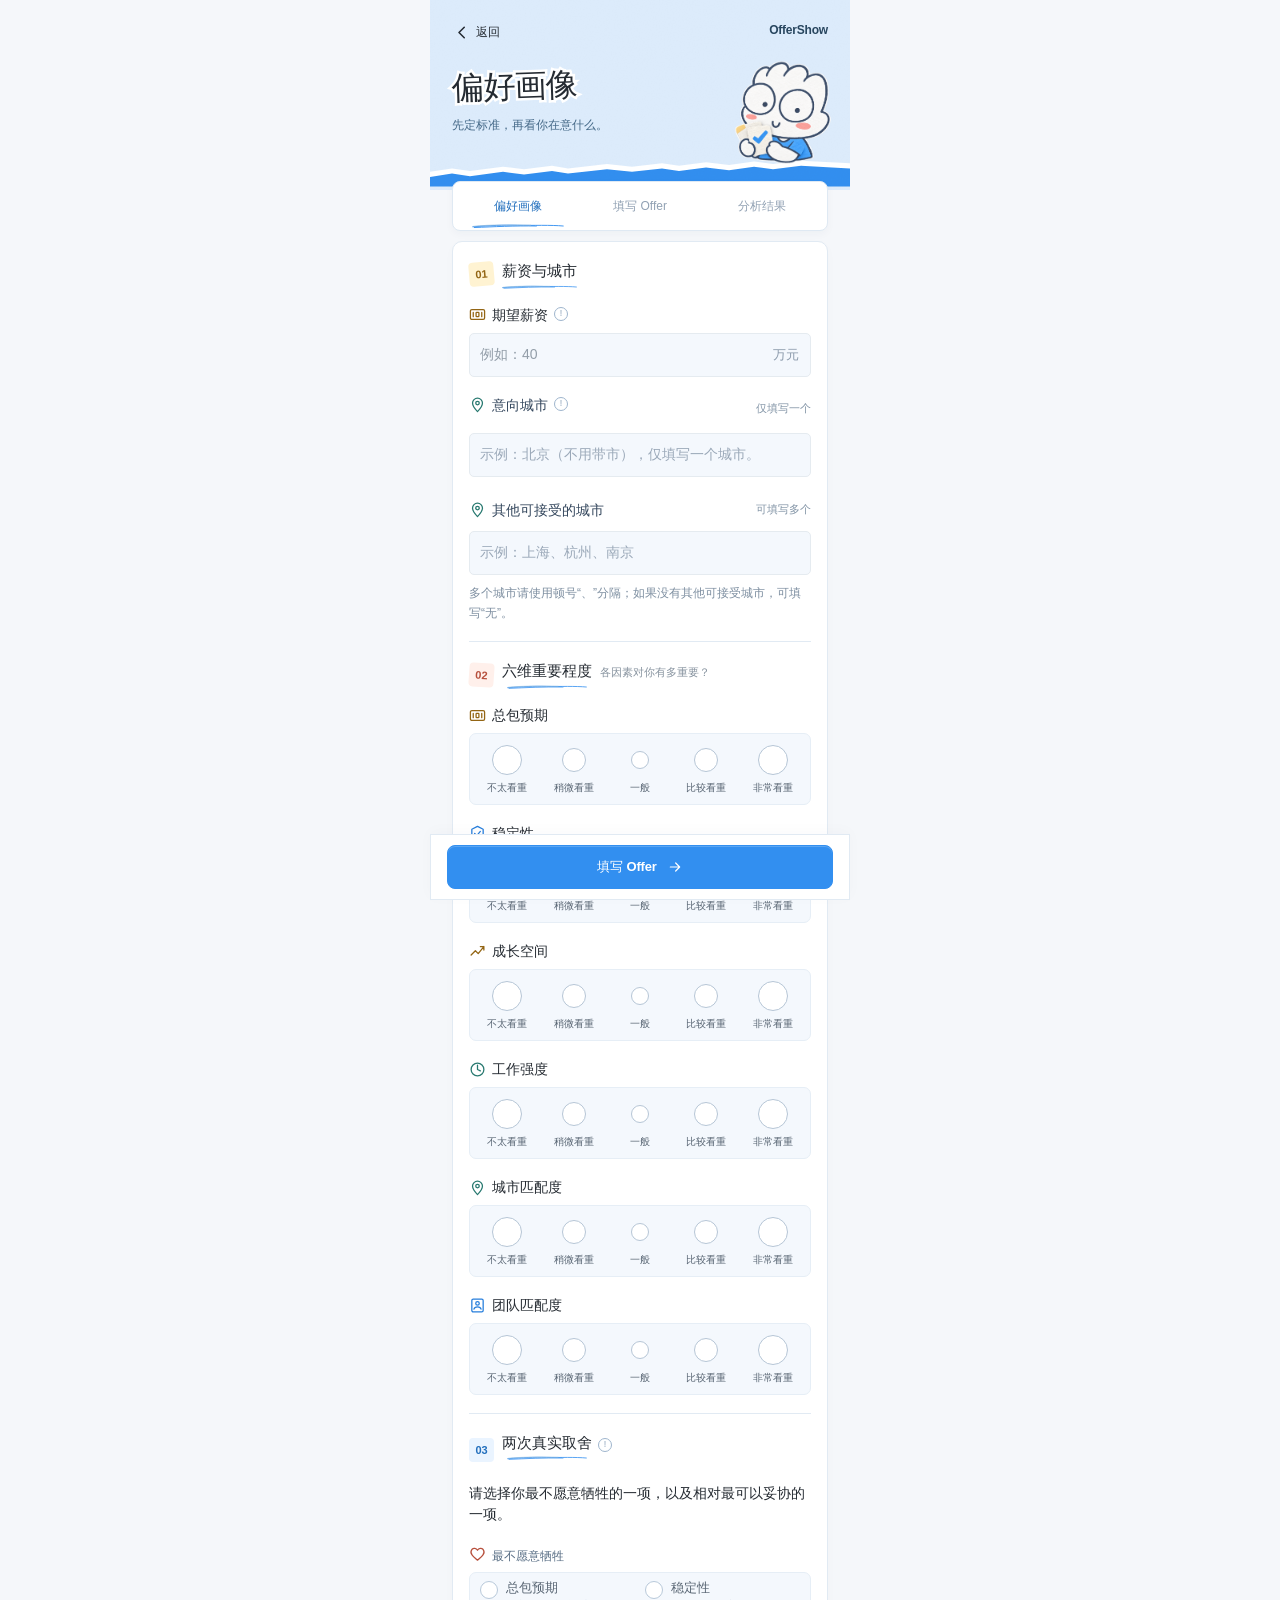
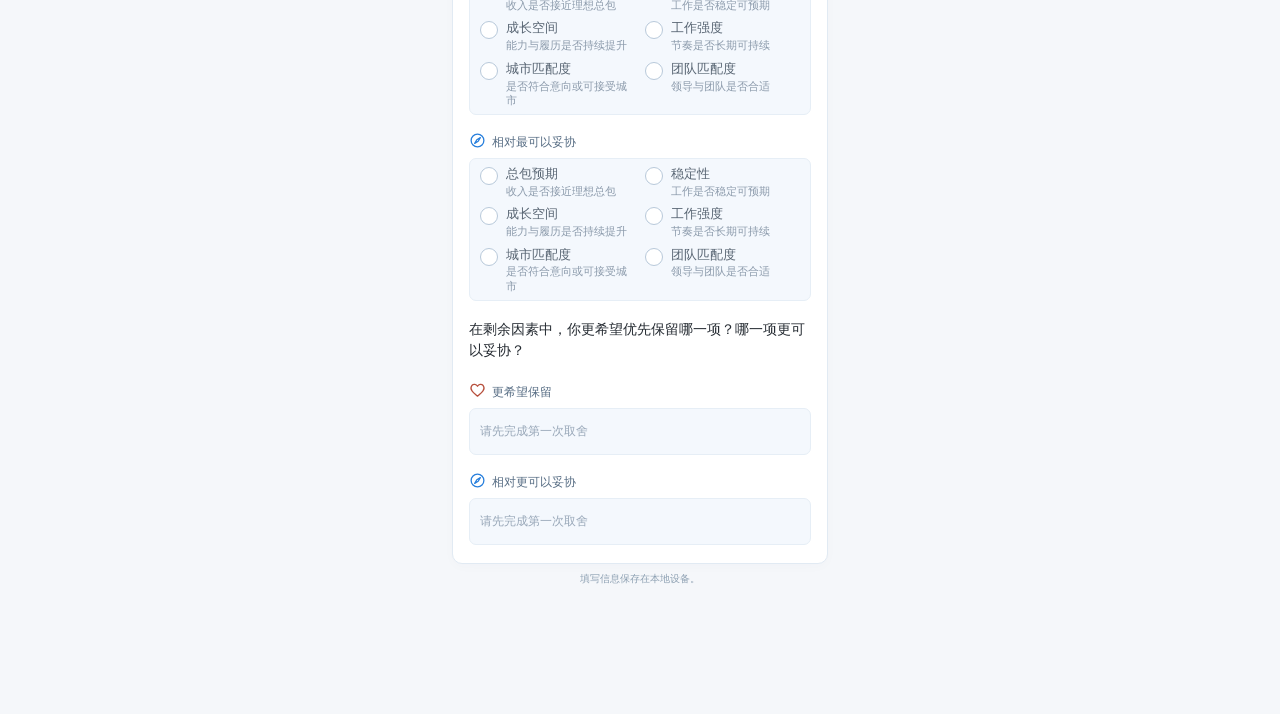
<file: pages/preferences.html>
<!DOCTYPE html>
<html lang="zh-CN">
<head>
  <meta charset="UTF-8">
  <meta name="viewport" content="width=device-width, initial-scale=1.0">
  <title>OfferShow - 偏好设置</title>
  <link rel="icon" href="../favicon.svg" type="image/svg+xml">
  <link rel="stylesheet" href="../style.css">
  <link rel="stylesheet" href="../styles/variant-b.css">
  <link rel="stylesheet" href="../styles/six-dim-base.css">
  <link rel="stylesheet" href="../styles/compact-preferences.css">
  <link rel="stylesheet" href="../styles/preference-portrait.css">
  <link rel="stylesheet" href="../styles/paper-blue-v5.css">
  <link rel="stylesheet" href="../styles/ui-polish.css">
  <link rel="stylesheet" href="../styles/six-dim-v5.css">
  <link rel="stylesheet" href="../styles/review-refinements.css?v=manual-city-v1">
</head>
<body data-ui-variant="b" class="ui-minimal ui-paper-blue page-preferences page-preferences-choice page-six-dim">
  <header class="app-header"><div class="app-header__inner"><a class="topbar-back" href="../index.html?ui=review-v2" aria-label="返回上一页"><svg class="ui-icon" viewBox="0 0 24 24" fill="none" stroke="currentColor" stroke-width="1.8" stroke-linecap="round" stroke-linejoin="round" aria-hidden="true"><path d="m14 6-6 6 6 6"/></svg><span>返回</span></a><h1 class="topbar-title">偏好画像</h1></div><p class="mini-page-caption">先定标准，再看你在意什么。</p><span class="mini-page-brand">OfferShow</span></header>
  <div class="app-shell">

    <nav class="flow-nav" aria-label="决策进度"><ol class="step-indicator"><li class="step-indicator__item is-current" aria-current="step"><span>偏好画像</span></li><li class="step-indicator__item"><span>填写 Offer</span></li><li class="step-indicator__item"><span>分析结果</span></li></ol></nav>
    <main class="page-content mini-page">

      <section class="form-surface">
        <form id="preferenceForm" class="stack-form" novalidate>
          <section class="question-section">
            <div class="form-section-title"><span>01</span><div><h2>薪资与城市</h2></div></div>
          <div class="question-card">
            <p class="section-eyebrow">问题 1 / 10 · 薪资校准</p>
            <div class="info-label-row">
              <label for="idealAnnualPackage">期望薪资</label>
              <details class="info-tip"><summary aria-label="查看期望薪资的填写说明">!</summary><div class="info-tip__bubble">填写达到后会比较满意的常态税前年薪资；只计入能够合理估值的持续性收入。</div></details>
            </div>
            <div class="unit-input">
              <input id="idealAnnualPackage" name="idealAnnualPackage" type="number" inputmode="decimal" min="0.1" step="0.1" placeholder="例如：40" aria-describedby="idealAnnualPackageUnit" required>
              <span id="idealAnnualPackageUnit" class="unit-input__suffix">万元</span>
            </div>
          </div>

          <div class="question-card city-question">
            <div class="city-manual-group">
              <div class="city-field-heading"><div class="info-label-row city-label-with-tip"><label for="preferredCity">意向城市</label><details id="cityScoringTip" class="info-tip"><summary aria-label="查看城市填写和评分说明">!</summary><div class="info-tip__bubble">城市维度中，意向城市计 100 分，其他可接受城市计 80 分，其余城市计 40 分。最终影响取决于你对城市的重视程度。</div></details></div><span>仅填写一个</span></div>
              <input id="preferredCity" name="preferredCity" type="text" placeholder="示例：北京（不用带市），仅填写一个城市。" autocomplete="address-level2" required>
            </div>
            <input id="preferredProvinceCode" name="preferredProvinceCode" type="hidden">
            <input id="preferredCityCode" name="preferredCityCode" type="hidden">
            <div class="city-manual-group city-field-heading--other">
              <div class="city-field-heading"><label for="acceptableCities">其他可接受的城市</label><span>可填写多个</span></div>
              <input id="acceptableCities" name="acceptableCities" type="text" placeholder="示例：上海、杭州、南京" aria-describedby="acceptableCitiesHint" autocomplete="off" required>
              <p id="acceptableCitiesHint" class="city-field-caption city-field-caption--after">多个城市请使用顿号“、”分隔；如果没有其他可接受城市，可填写“无”。</p>
            </div>
            <input id="considerOtherCities" name="considerOtherCities" type="hidden">
            <input id="acceptableCityCodes" name="acceptableCityCodes" type="hidden">
            <p id="citySelectionStatus" class="city-inline-status" role="status"></p>
          </div>

          </section>
          <section class="question-section">
            <div class="form-section-title form-section-title--inline"><span>02</span><div class="form-section-heading"><h2>六维重要程度</h2><p class="v5-section-prompt">各因素对你有多重要？</p></div></div>
          <div class="question-card">
            <p class="section-eyebrow">问题 3 / 10 · 总包预期</p>
            <label for="importanceTotalPackage">总包预期</label>
            <select id="importanceTotalPackage" name="importanceTotalPackage" required>
              <option value="">请选择</option>
              <option value="1">1 · 不太看重：总包高低影响很小</option>
              <option value="2">2 · 稍微看重：差距很大才会在意</option>
              <option value="3">3 · 一般：会和其他条件一起权衡</option>
              <option value="4">4 · 比较看重：高低会明显影响选择</option>
              <option value="5">5 · 非常看重：总包是核心因素</option>
            </select>
          </div>

          <div class="question-card">
            <p class="section-eyebrow">问题 4 / 10 · 稳定性</p>
            <label for="importanceStability">稳定性</label>
            <select id="importanceStability" name="importanceStability" required>
              <option value="">请选择</option>
              <option value="1">1 · 不太看重：可以接受较高不确定性</option>
              <option value="2">2 · 稍微看重：机会好就能承担风险</option>
              <option value="3">3 · 一般：希望风险与机会平衡</option>
              <option value="4">4 · 比较看重：希望业务与岗位可测算</option>
              <option value="5">5 · 非常看重：确定性是核心因素</option>
            </select>
          </div>

          <div class="question-card">
            <p class="section-eyebrow">问题 5 / 10 · 成长空间</p>
            <label for="importanceGrowth">成长空间</label>
            <select id="importanceGrowth" name="importanceGrowth" required>
              <option value="">请选择</option>
              <option value="1">1 · 不太看重：工作内容合适即可</option>
              <option value="2">2 · 稍微看重：有学习机会更好</option>
              <option value="3">3 · 一般：希望能力持续提升</option>
              <option value="4">4 · 比较看重：需要明确的成长机会</option>
              <option value="5">5 · 非常看重：成长是核心因素</option>
            </select>
          </div>

          <div class="question-card">
            <p class="section-eyebrow">问题 6 / 10 · 工作强度</p>
            <label for="importanceWorkIntensity">工作强度</label>
            <select id="importanceWorkIntensity" name="importanceWorkIntensity" required>
              <option value="">请选择</option>
              <option value="1">1 · 不太看重：长期高强度也能接受</option>
              <option value="2">2 · 稍微看重：经常加班也可以</option>
              <option value="3">3 · 一般：能接受阶段性忙碌</option>
              <option value="4">4 · 比较看重：希望多数时间可控</option>
              <option value="5">5 · 非常看重：难以接受长期高压</option>
            </select>
          </div>

          <div class="question-card">
            <p class="section-eyebrow">问题 7 / 10 · 城市匹配度</p>
            <label for="importanceCityLife">城市匹配度</label>
            <select id="importanceCityLife" name="importanceCityLife" required>
              <option value="">请选择</option>
              <option value="1">1 · 不太看重：在哪工作都可以</option>
              <option value="2">2 · 稍微看重：好机会可以迁移</option>
              <option value="3">3 · 一般：需要兼顾机会与生活</option>
              <option value="4">4 · 比较看重：希望城市符合预期</option>
              <option value="5">5 · 非常看重：城市是核心因素</option>
            </select>
          </div>

          <div class="question-card">
            <p class="section-eyebrow">问题 8 / 10 · 团队匹配度</p>
            <label for="importanceTeamFit">团队匹配度</label>
            <select id="importanceTeamFit" name="importanceTeamFit" required>
              <option value="">请选择</option>
              <option value="1">1 · 不太看重：能够正常合作即可</option>
              <option value="2">2 · 稍微看重：短期不合适也能适应</option>
              <option value="3">3 · 一般：需要结合其他条件判断</option>
              <option value="4">4 · 比较看重：不合适会明显犹豫</option>
              <option value="5">5 · 非常看重：明显不合适就很难接受</option>
            </select>
          </div>

          </section>
          <section class="question-section">
            <div class="form-section-title"><span>03</span><div class="info-label-row"><h2>两次真实取舍</h2><details class="info-tip"><summary aria-label="查看两次取舍的说明">!</summary><div class="info-tip__bubble">两道题固定出现，只要求做两次关键取舍，不需要给六个维度完整排序。</div></details></div></div>
          <div class="question-card">
            <p class="section-eyebrow">问题 9 / 10 · 第一次取舍</p>
            <label>请选择你最不愿意牺牲的一项，以及相对最可以妥协的一项。</label>
            <div class="tradeoff-choice-grid">
              <div>
                <label for="tradeoffPrimaryKeep">最不愿意牺牲</label>
                <select id="tradeoffPrimaryKeep" name="tradeoffPrimaryKeep" required>
                  <option value="">请选择</option>
                  <option value="totalPackage">总包预期 · 收入是否接近理想总包</option>
                  <option value="stability">稳定性 · 工作是否稳定可预期</option>
                  <option value="growth">成长空间 · 能力与履历是否持续提升</option>
                  <option value="workIntensity">工作强度 · 节奏是否长期可持续</option>
                  <option value="cityLife">城市匹配度 · 是否符合意向或可接受城市</option>
                  <option value="teamFit">团队匹配度 · 领导与团队是否合适</option>
                </select>
              </div>
              <div>
                <label for="tradeoffPrimaryCompromise">相对最可以妥协</label>
                <select id="tradeoffPrimaryCompromise" name="tradeoffPrimaryCompromise" required>
                  <option value="">请选择</option>
                  <option value="totalPackage">总包预期 · 收入是否接近理想总包</option>
                  <option value="stability">稳定性 · 工作是否稳定可预期</option>
                  <option value="growth">成长空间 · 能力与履历是否持续提升</option>
                  <option value="workIntensity">工作强度 · 节奏是否长期可持续</option>
                  <option value="cityLife">城市匹配度 · 是否符合意向或可接受城市</option>
                  <option value="teamFit">团队匹配度 · 领导与团队是否合适</option>
                </select>
              </div>
            </div>
          </div>

          <div class="question-card">
            <p class="section-eyebrow">问题 10 / 10 · 第二次取舍</p>
            <label>在剩余因素中，你更希望优先保留哪一项？哪一项更可以妥协？</label>
            <div class="tradeoff-choice-grid">
              <div>
                <label for="tradeoffSecondaryKeep">更希望保留</label>
                <select id="tradeoffSecondaryKeep" name="tradeoffSecondaryKeep" required disabled>
                  <option value="">请先完成第一次取舍</option>
                </select>
              </div>
              <div>
                <label for="tradeoffSecondaryCompromise">相对更可以妥协</label>
                <select id="tradeoffSecondaryCompromise" name="tradeoffSecondaryCompromise" required disabled>
                  <option value="">请先完成第一次取舍</option>
                </select>
              </div>
            </div>
          </div>
          </section>
        </form>
      </section>

      <section class="preview-card portrait-ready has-compact-preview" id="preferencePortrait" hidden>
        <details class="compact-preview" open>
          <summary class="compact-preference-summary compact-preview-summary"><div class="preview-card__head"><span class="live-status">实时画像</span></div></summary>
          <div class="compact-preview-content">
            <div class="portrait-intro"><div class="portrait-title-row"><h2 id="preferenceHeadline" class="preview-title"></h2></div></div>
            <div class="weight-preview">
              <div class="panel-title-row"><h3>你的偏好分布</h3><button type="button" id="openWeightTunerBtn" class="portrait-tuner-link" disabled>微调权重</button></div>
              <p id="preferenceStatusText" class="portrait-weight-note">比较 Offer 时，越在意的方向占比越高。</p>
              <div id="previewWeightList" class="portrait-distribution"></div>
            </div>
            <section class="portrait-context"><h3>同时，也照顾这些期待</h3><dl id="portraitFacts" class="portrait-facts"></dl></section>
        <div id="weightTunerPanel" class="weight-tuner-panel" hidden>
          <div class="weight-tuner-panel__head">
            <div>
              <p class="section-eyebrow">自定义偏好</p>
              <h3>微调六维权重</h3>
            </div>
            <div class="info-tuner-actions">
              <strong id="weightTunerTotal">合计 100%</strong>
              <details class="info-tip"><summary aria-label="查看权重微调规则">!</summary><div class="info-tip__bubble">拖动任一项时，其余五项会按当前比例自动调整，六项始终合计 100%。保存后将直接使用微调结果进行 Offer 打分；不微调则使用问卷生成结果。</div></details>
            </div>
          </div>
          <div id="weightTunerList" class="weight-tuner-list"></div>
          <div class="weight-tuner-actions">
            <button type="button" id="resetWeightTunerBtn" class="btn btn-ghost">恢复问卷结果</button>
            <button type="button" id="cancelWeightTunerBtn" class="btn btn-outline">取消</button>
            <button type="button" id="saveWeightTunerBtn" class="btn btn-primary">保存并用于分析</button>
          </div>
        </div>
          </div>
        </details>
      </section>
      <p class="local-storage-note local-storage-note--form-end">填写信息保存在本地设备。</p>
    </main>

    <footer class="bottom-action-bar">
      <p id="preferenceValidation" class="validation-message"></p>
      <a id="returnToResultBtn" href="./result.html?ui=review-v2" class="btn btn-secondary" hidden>返回结果</a>
      <button type="button" id="goToOffersBtn" class="btn btn-primary">填写 Offer<svg class="ui-icon" viewBox="0 0 24 24" fill="none" stroke="currentColor" stroke-width="1.8" stroke-linecap="round" stroke-linejoin="round" aria-hidden="true"><path d="M5 12h14M13 6l6 6-6 6"/></svg></button>
    </footer>
  </div>
  <script src="../scripts/china-cities.js"></script>
  <script src="../scripts/location-catalog.js?v=overseas-v1"></script>
  <script src="../state.js"></script>
  <script src="../storage.js"></script>
  <script src="../copywriting.js?v=manual-city-v1"></script>
  <script src="../scoring.js?v=manual-city-v1"></script>
  <script src="../scripts/core-algorithm-adapter.js"></script>
  <script src="../scripts/six-dim-v5.js?v=manual-city-v1"></script>
</body>
</html>
</file>
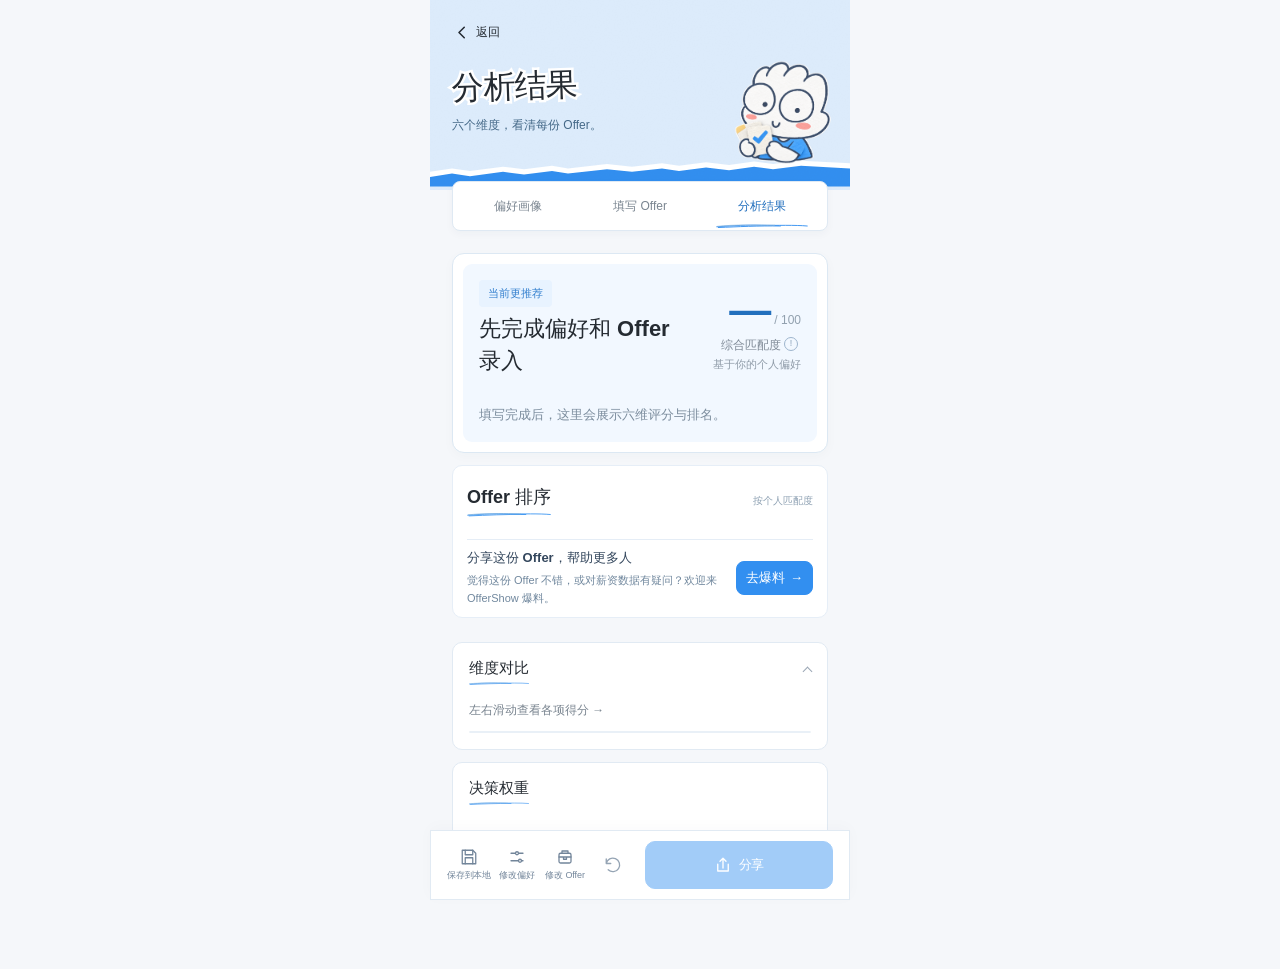
<file: pages/result.html>
<!DOCTYPE html>
<html lang="zh-CN">
<head>
  <meta charset="UTF-8">
  <meta name="viewport" content="width=device-width, initial-scale=1.0">
  <title>OfferShow - 评分结果</title>
  <link rel="icon" href="../favicon.svg" type="image/svg+xml">
  <link rel="stylesheet" href="../style.css">
  <link rel="stylesheet" href="../styles/variant-b.css">
  <link rel="stylesheet" href="../styles/six-dim-base.css">
  <link rel="stylesheet" href="../styles/preference-portrait.css">
  <link rel="stylesheet" href="../styles/paper-blue-v5.css">
  <link rel="stylesheet" href="../styles/ui-polish.css">
  <link rel="stylesheet" href="../styles/six-dim-v5.css">
  <link rel="stylesheet" href="../styles/review-refinements.css?v=ai-buttons-align-v2">
  <link rel="stylesheet" href="../styles/salary-card-refinements.css?v=compact-ranking-v5">
</head>
<body data-ui-variant="b" class="ui-minimal ui-paper-blue page-result page-six-dim">
  <header class="app-header">
    <div class="app-header__inner">
      <a class="topbar-back" href="./offers.html?ui=review-v2" aria-label="返回上一页"><svg class="ui-icon" viewBox="0 0 24 24" fill="none" stroke="currentColor" stroke-width="1.8" stroke-linecap="round" stroke-linejoin="round" aria-hidden="true"><path d="m14 6-6 6 6 6"/></svg><span>返回</span></a>
      <h1 class="topbar-title">分析结果</h1>

    </div>
    <p class="mini-page-caption">六个维度，看清每份 Offer。</p><span class="mini-page-brand">OfferShow</span>
  </header>
  <div class="app-shell">

    <nav class="flow-nav" aria-label="决策进度"><ol class="step-indicator"><li class="step-indicator__item is-complete"><a class="mini-step-link" href="./preferences.html?ui=review-v2">偏好画像</a></li><li class="step-indicator__item is-complete"><a class="mini-step-link" href="./offers.html?ui=review-v2">填写 Offer</a></li><li class="step-indicator__item is-current" aria-current="step"><span>分析结果</span></li></ol></nav>
    <main class="page-content mini-page">

      <div class="report-heading"><p id="analysisTimestamp" class="timestamp"></p></div>
      <div class="recommendation-frame">
      <section class="recommendation">
        <div class="recommendation__main">
          <span class="badge">当前更推荐</span>
          <h2><span id="topChoiceTitle">请先完成录入</span><span id="topChoiceRole" class="offer-role top-choice-role"></span></h2>
          <p id="topChoiceSummary"></p>
        </div>
        <div class="score-pill">
          <div class="score-pill__label"><span>综合匹配度</span><details class="info-tip"><summary aria-label="查看综合匹配度的说明">!</summary><div class="info-tip__bubble">分数反映当前填写的信息与你偏好的匹配程度。第一名与第二名相差不超过 3 分时，会提示“结果接近”。</div></details></div>
          <div><strong id="topChoiceScore">0</strong><small>/ 100</small></div>
          <span class="score-label">基于你的个人偏好</span>

        </div>
      </section>
      </div>
      <section class="report-section ranking-section">
        <div class="section-title ranking-section__heading"><h2>Offer 排序</h2><span class="section-subnote">按个人匹配度</span></div>
        <div id="rankingList" class="ranking-list"></div>

        <aside class="publish-invitation meeting-publish-invitation"><div class="publish-invitation__copy"><h3>分享这份 Offer，帮助更多人</h3><p>觉得这份 Offer 不错，或对薪资数据有疑问？欢迎来 OfferShow 爆料。</p></div><button type="button" id="openAnonymousPublishBtn" class="publish-text-button" data-miniprogram="salary" aria-label="前往 OfferShow 小程序薪资爆料页">去爆料 <span aria-hidden="true">→</span></button></aside>
      </section>
      <section class="report-section weights-section">
        <div class="section-title weights-section__heading"><h2>决策权重</h2></div>
        <div class="compact-disclosure__body"><div id="weightList" class="portrait-distribution"></div></div>
      </section>

      <section class="report-section comparison-section">
        <details class="compact-disclosure" open>
          <summary class="compact-summary"><h2>维度对比</h2></summary>
          <div class="compact-disclosure__body">
            <p class="scroll-hint">左右滑动查看各项得分 →</p>
            <div id="dimensionTableWrapper" class="table-wrapper" tabindex="0" aria-label="六维比较表，可横向滚动"></div>
          </div>
        </details>
      </section>

    </main>

    <footer class="bottom-action-bar">
      <div class="result-edit-actions" role="group" aria-label="保存与调整分析内容">
        <button type="button" id="saveLocalBtn" class="btn result-secondary-action" aria-label="保存到本地"><svg class="ui-icon" viewBox="0 0 24 24" fill="none" stroke="currentColor" stroke-width="1.7" stroke-linecap="round" stroke-linejoin="round" aria-hidden="true"><path d="M5 3h12l4 4v14H3V3h2Z"/><path d="M7 3v6h10V3M7 21v-8h10v8"/></svg><span>保存到本地</span></button>
        <a href="./preferences.html?from=result&ui=review-v2" class="btn result-secondary-action"><svg class="ui-icon" viewBox="0 0 24 24" fill="none" stroke="currentColor" stroke-width="1.7" stroke-linecap="round" aria-hidden="true"><path d="M4 7h6m4 0h6M4 17h10m4 0h2"/><circle cx="12" cy="7" r="2"/><circle cx="16" cy="17" r="2"/></svg><span>修改偏好</span></a>
        <a href="./offers.html?from=result&ui=review-v2" class="btn result-secondary-action"><svg class="ui-icon" viewBox="0 0 24 24" fill="none" stroke="currentColor" stroke-width="1.7" stroke-linecap="round" stroke-linejoin="round" aria-hidden="true"><rect x="4" y="7" width="16" height="13" rx="2"/><path d="M8 7V4h8v3M4 12h16m-10 0v3h4v-3"/></svg><span>修改 Offer</span></a>
        <button type="button" id="restartFlowBtn" class="btn btn-secondary" aria-label="重新开始" title="重新开始"><svg class="ui-icon result-reset-icon" viewBox="0 0 24 24" fill="none" stroke="currentColor" stroke-width="1.8" stroke-linecap="round" stroke-linejoin="round" aria-hidden="true"><path d="M3 10a9 9 0 1 1 2.6 8.3M3 4v6h6"/></svg><span class="result-reset-label">重新开始</span></button>
      </div>
      <button type="button" id="openShareCardBtn" class="btn result-share-action" aria-label="分享" disabled><svg class="ui-icon" viewBox="0 0 24 24" fill="none" stroke="currentColor" stroke-width="1.8" stroke-linecap="round" stroke-linejoin="round" aria-hidden="true"><path d="M12 16V3m-4 4 4-4 4 4M5 11v9h14v-9"/></svg><span>分享</span></button>
    </footer>
  </div>

  <div id="prototypeToast" class="prototype-toast" role="status" aria-live="polite" hidden></div>

  <div class="share-modal" id="shareModal" hidden aria-hidden="true">
    <div class="share-modal__backdrop" data-modal-close></div>
    <div class="share-modal__dialog" role="dialog" aria-modal="true" aria-label="分享卡预览">
      <div class="share-modal__head">
        <div>
          <p class="section-eyebrow">分享卡预览</p>
          <h3>分享你的六维分析结果</h3>
          <p class="share-preview-caption">包含公司名称、权重与得分，不含岗位、城市、薪资等信息。</p>
        </div>
        <button type="button" class="share-modal__close" data-modal-close aria-label="关闭">×</button>
      </div>
      <div class="share-modal__canvas-wrap">
        <canvas id="shareCanvas" width="750" height="1400"></canvas>
      </div>
      <div class="share-modal__actions">
        <button type="button" id="downloadShareCardBtn" class="btn btn-primary">下载图片</button>
      </div>
    </div>
  </div>
  <script src="../scripts/china-cities.js"></script>
  <script src="../scripts/location-catalog.js?v=overseas-v1"></script>
  <script src="../scripts/result-actions-ui.js?v=share-bar-v1"></script>
  <script src="../state.js"></script>
  <script src="../storage.js"></script>
  <script src="../copywriting.js?v=manual-city-v1"></script>
  <script src="../scoring.js?v=manual-city-v1"></script>
  <script src="../scripts/core-algorithm-adapter.js"></script>
  <script src="../scripts/six-dim-v5.js?v=manual-city-v1"></script>
  <script src="../scripts/dimension-radar.js"></script>
</body>
</html>
</file>
<file: style.css>
/* OfferShow UI — shared visual system; business scripts retain the original contract. */
:root{--blue:#217fdf;--brand:#328ff0;--ink:#182b42;--muted:#68798d;--line:#e3eaf3;--paper:#fff;--bg:#f5f8fc;--dock-height:88px;--radius:20px;font-family:-apple-system,BlinkMacSystemFont,"PingFang SC","Microsoft YaHei",sans-serif;color:var(--ink);background:var(--bg);font-synthesis:none}
*{box-sizing:border-box}body{margin:0}h1,h2,h3,p,ol,ul{margin:0}a{color:inherit;text-decoration:none}button,input,select,textarea{font:inherit}button,a,input,select,textarea{-webkit-tap-highlight-color:transparent}button{cursor:pointer}button:disabled{cursor:not-allowed;opacity:.42}[hidden]{display:none!important}svg{flex-shrink:0}.ui-icon{width:22px;height:22px}h1{font-size:36px;line-height:1.35;letter-spacing:-1.2px;font-weight:700}h2{font-size:22px;line-height:1.45;letter-spacing:-.4px}h3{font-size:17px;line-height:1.5}p{line-height:1.75}a:focus-visible,button:focus-visible,input:focus-visible,select:focus-visible,textarea:focus-visible,[tabindex]:focus-visible{outline:3px solid #8dc6ff;outline-offset:3px}::selection{background:#cde7ff}
.app-header{height:76px;background:var(--brand);color:white;border-bottom:0}.app-header__inner{max-width:1160px;height:100%;margin:auto;padding:0 32px;display:grid;grid-template-columns:1fr auto 1fr;align-items:center;gap:12px}.topbar-back{display:flex;align-items:center;gap:5px;width:fit-content;color:#fff;font-size:14px;min-height:44px}.topbar-title{font-size:15px;font-weight:600;letter-spacing:0;line-height:1.5}.header-brand,.header-product{justify-self:end;font-size:14px;font-weight:600;color:#e9f4ff}.brand-wordmark{font-size:25px;font-weight:750;letter-spacing:-1px;white-space:nowrap}.brand-wordmark>span{color:var(--brand)}.brand-wordmark i{display:inline-block;width:6px;height:6px;background:var(--brand);border-radius:50%;margin:0 0 3px 3px}.app-header .brand-wordmark>span{color:white}.app-header .brand-wordmark i{background:white}.page-landing .topbar-title{display:none}.app-shell{max-width:1160px;margin:auto;padding:0 32px}.page-content{padding:28px 0 calc(var(--dock-height) + 32px)}.flow-nav{padding-top:28px}.step-indicator{display:grid;grid-template-columns:repeat(4,1fr);list-style:none;gap:20px;max-width:750px;margin:auto}.step-indicator__item{display:flex;align-items:center;gap:10px;position:relative;color:#8b98a9;font-size:13px;white-space:nowrap}.step-indicator__item:not(:last-child):after{content:"";height:1px;background:var(--line);flex:1;margin-left:8px}.step-number{width:28px;height:28px;border-radius:50%;background:#eaf0f7;color:#8a99ab;display:grid;place-items:center;font-size:12px;flex-shrink:0}.step-number .ui-icon{width:15px;height:15px}.is-complete .step-number{background:#dfedff;color:var(--blue)}.is-current{color:var(--blue);font-weight:650}.is-current .step-number{background:var(--blue);color:#fff}.page-heading{margin:12px 0 28px}.eyebrow{color:var(--blue);font-size:12px;font-weight:650;letter-spacing:.6px;margin-bottom:8px}.page-desc{color:var(--muted);font-size:15px;margin-top:10px}.section-title{display:flex;align-items:center;justify-content:space-between;gap:20px;margin-bottom:24px}.quiet-label,.timestamp,.scroll-hint{color:var(--muted);font-size:12px}.section-actions-inline{display:flex;gap:8px;flex-shrink:0}.btn{min-height:46px;display:inline-flex;align-items:center;justify-content:center;gap:10px;padding:11px 19px;border:1px solid transparent;border-radius:12px;font-size:14px;font-weight:600;line-height:1.45;transition:background .16s,transform .16s,color .16s;white-space:normal;text-align:center}.btn:hover:not(:disabled){transform:translateY(-1px)}.btn-primary{background:var(--blue);color:white;box-shadow:0 4px 12px #176cd617}.btn-primary:hover:not(:disabled){background:#196fc9}.btn-soft{background:#eaf2ff;color:var(--blue)}.btn-soft:hover:not(:disabled){background:#dceaff}.btn-ghost{color:var(--muted);background:transparent}.btn-ghost:hover:not(:disabled){background:#f0f4f9;color:var(--ink)}.btn-large{min-height:54px;padding:14px 24px;font-size:16px}.bottom-action-bar{position:fixed;bottom:0;left:0;right:0;z-index:20;background:#fffffff5;border-top:1px solid var(--line);padding:14px 32px max(14px,env(safe-area-inset-bottom));backdrop-filter:blur(14px)}.dock-content{max-width:1096px;margin:auto;display:flex;align-items:center;justify-content:space-between;gap:16px}.dock-edit,.dock-decide{display:flex;align-items:center;gap:8px}
/* Entry */
.page-landing .page-content{padding:52px 0}.landing-entry{background:#fff;border:1px solid var(--line);border-radius:20px;padding:48px}.landing-entry h1{font-size:36px}.landing-entry>p{color:var(--muted);font-size:15px;margin-top:12px}.landing-actions{display:flex;gap:12px;margin-top:28px}.entry-steps{list-style:none;display:grid;grid-template-columns:repeat(4,1fr);gap:20px;margin:28px 0;padding:0 4px}.entry-steps li{font-size:13px;color:var(--muted);display:flex;gap:9px;align-items:center}.entry-steps span{width:24px;height:24px;border-radius:50%;background:#e3efff;color:var(--blue);display:grid;place-items:center;font-size:12px}.form-section-title{align-items:center}.offers-toolbar{justify-content:flex-end}
/* Preferences */
.preference-layout{display:grid;grid-template-columns:minmax(0,1.45fr) minmax(0,1fr);gap:28px;align-items:start}.form-surface{background:white;border:1px solid var(--line);border-radius:var(--radius);padding:30px}.question-section+.question-section{border-top:1px solid var(--line);margin-top:30px;padding-top:30px}.form-section-title{display:flex;gap:15px;margin-bottom:25px}.form-section-title>span{color:var(--blue);font-size:12px;background:#eaf3ff;border-radius:8px;align-self:start;padding:7px 10px;letter-spacing:1px}.form-section-title h2{font-size:19px}.form-section-title p{font-size:13px;color:var(--muted);margin-top:3px}.question-card+.question-card{margin-top:22px}.question-card label,.field-group>span{display:block;font-size:14px;font-weight:550;margin-bottom:9px}input,select,textarea{display:block;width:100%;min-width:0;max-width:100%;border:1px solid #dce4ef;border-radius:10px;background:#fbfcfe;color:var(--ink);padding:12px 14px;font-size:16px;line-height:1.5;transition:border-color .15s,box-shadow .15s}select{padding-right:34px;min-height:50px;appearance:none;background-image:url("data:image/svg+xml,%3Csvg xmlns='http://www.w3.org/2000/svg' width='16' height='16' fill='none' stroke='%2368798d' stroke-width='1.6'%3E%3Cpath d='m4 6 4 4 4-4'/%3E%3C/svg%3E");background-repeat:no-repeat;background-position:right 12px center;text-overflow:ellipsis}input::placeholder,textarea::placeholder{color:#94a0af}input:focus,select:focus,textarea:focus{border-color:var(--brand);background:white;box-shadow:0 0 0 3px #3296f20c}textarea{resize:vertical;min-height:110px}.select-detail{font-size:12px;color:var(--muted);line-height:1.65;margin-top:7px;overflow-wrap:anywhere}.preview-card{position:sticky;top:26px;padding:28px;border:1px solid #dce9fa;border-radius:var(--radius);background:#edf5ff}.preview-card__head{display:flex;justify-content:space-between;align-items:center;margin-bottom:28px}.preview-symbol{display:grid;place-items:center;width:46px;height:46px;border-radius:14px;background:white;color:var(--blue)}.live-status{display:flex;align-items:center;gap:6px;font-size:12px;color:#537ca9}.live-status i{width:5px;height:5px;background:#3296f2;border-radius:50%}.preview-title{font-size:25px}.preview-desc{font-size:14px;color:#5a7290;margin-top:12px}.tag-list{display:flex;flex-wrap:wrap;gap:7px;margin-top:20px}.tag{background:#fff;border:1px solid #dbe8f8;border-radius:6px;padding:5px 9px;font-size:12px;color:#537291}.weight-preview{border-top:1px solid #d9e7f7;margin-top:25px;padding-top:24px}.panel-title-row{display:flex;justify-content:space-between;gap:12px;align-items:center;margin-bottom:18px}.panel-title-row h3{font-size:14px}.panel-title-row>span{font-size:12px;color:var(--muted)}.weight-list{display:grid;gap:19px}.weight-item__meta{display:flex;justify-content:space-between;font-size:13px;margin-bottom:8px}.weight-item__meta strong{font-variant-numeric:tabular-nums;font-size:13px;color:var(--blue)}.weight-item__bar{height:6px;border-radius:10px;background:#e7edf5;overflow:hidden}.weight-item__bar>span{display:block;height:100%;border-radius:10px;background:var(--brand)}.preview-card .weight-item__bar{background:#dbe7f6}.preview-footnote{font-size:12px;color:#7890ac;margin-top:27px}
/* Offer editor */
.offers-toolbar{display:flex;align-items:center;justify-content:space-between;gap:18px;margin-bottom:24px}.toolbar-context{display:flex;align-items:center;gap:9px;color:var(--muted);font-size:13px}.toolbar-context .ui-icon{color:var(--blue)}.offer-grid{display:grid;grid-template-columns:repeat(2,minmax(0,1fr));gap:24px}.offer-card{min-width:0;border:1px solid var(--line);border-radius:var(--radius);padding:25px;background:#fff}.offer-card__top{display:flex;justify-content:space-between;gap:16px;align-items:center;margin-bottom:20px}.offer-card__eyebrow{color:var(--blue);font-size:11px;letter-spacing:1.2px;font-weight:650;margin-bottom:5px}.offer-card__title{font-size:20px}.offer-card__meta{display:flex;align-items:center;gap:8px}.progress-badge{font-size:11px;color:var(--muted);white-space:nowrap}.icon-btn{border:0;background:#f3f6fa;color:#6b7c90;padding:9px 10px;font-size:12px;border-radius:8px;min-height:40px}.icon-btn:hover:not(:disabled){background:#fff0f0;color:#b25151}.offer-progress{height:3px;background:#eef3f9;margin-bottom:26px;border-radius:5px;overflow:hidden}.offer-progress>span{display:block;height:100%;background:var(--brand)}.offer-form-grid{display:grid;grid-template-columns:repeat(2,minmax(0,1fr));gap:20px 16px}.field-group{display:block;min-width:0}.field-group--full{grid-column:1/-1}.field-group>span{font-size:13px}.offer-card__subjective{padding:24px 0;margin-top:24px;border-top:1px solid var(--line)}.offer-card__subjective-eyebrow{font-size:15px;font-weight:600}.offer-card__subjective-hint{font-size:12px;color:var(--muted);margin:5px 0 20px}.offer-form-grid--subjective{grid-template-columns:1fr}.validation-message{color:var(--muted);font-size:13px;line-height:1.6;min-width:0;max-width:700px}.validation-message.is-error{color:#b85649}.validation-message.is-success{color:#278473}
/* Report */
.report-heading{display:flex;align-items:end;justify-content:space-between;gap:20px;margin:12px 0 26px}.recommendation{display:grid;grid-template-columns:minmax(0,1fr) auto;gap:34px;background:var(--brand);color:#fff;padding:34px 36px;border-radius:24px;position:relative;overflow:hidden}.recommendation:after{content:"";position:absolute;width:260px;height:260px;border:1px solid #ffffff1c;border-radius:50%;right:-80px;top:-115px;pointer-events:none}.badge{display:inline-block;font-size:12px;border:1px solid #ffffff40;background:#ffffff12;border-radius:6px;padding:4px 9px;margin-bottom:14px}.recommendation h2{font-size:30px;line-height:1.5;overflow-wrap:anywhere}.recommendation__main>p{font-size:14px;color:#dfeeff;margin-top:13px;max-width:670px}.score-pill{min-width:148px;padding-left:30px;border-left:1px solid #ffffff30;align-self:center;text-align:center}.score-pill>span{font-size:12px;color:#d7e9ff}.score-pill>div{margin:8px 0;white-space:nowrap}.score-pill strong{font-size:60px;font-weight:650;letter-spacing:-2px;line-height:1;font-variant-numeric:tabular-nums}.score-pill small{font-size:14px;margin-left:7px;color:#b8d5fa}.score-label{display:block}.urgency-banner{margin-top:18px;padding:23px 28px;background:#edf5ff;border-left:3px solid var(--brand);border-radius:0 14px 14px 0}.urgency-banner[data-tone=positive]{background:#edf7f4;border-color:#46a28c}.urgency-banner[data-tone=cautious],.urgency-banner[data-tone=warning]{background:#fff7e9;border-color:#e7a642}.urgency-banner[data-tone=negative]{background:#fff0ee;border-color:#de897c}.urgency-banner__head{display:flex;gap:12px;align-items:center;margin-bottom:8px}.urgency-banner__tag{font-size:12px;font-weight:650;color:var(--blue)}.urgency-banner__gap{font-size:12px;color:var(--muted)}.urgency-banner__headline{font-size:20px}.urgency-banner__punch{font-size:14px;font-weight:600;margin-top:8px}.urgency-banner__copy{font-size:13px;color:var(--muted);margin-top:5px}.report-primary-grid{display:grid;grid-template-columns:minmax(0,1.4fr) minmax(0,1fr);gap:24px;margin-top:24px}.report-section{min-width:0;background:#fff;border:1px solid var(--line);border-radius:var(--radius);padding:28px}.ranking-list{display:grid;gap:10px}.ranking-item{display:flex;align-items:center;justify-content:space-between;gap:20px;padding:17px 18px;border-radius:12px;background:#f7f9fc}.ranking-item--top{background:#edf5ff}.ranking-item__index{font-size:10px;font-weight:650;letter-spacing:1px;color:#8b9aae;margin-bottom:4px}.ranking-item--top .ranking-item__index{color:var(--blue)}.ranking-item h3{font-size:16px;overflow-wrap:anywhere}.ranking-item__meta{font-size:12px;color:var(--muted);margin-top:5px}.ranking-item>strong{font-size:29px;color:#56718e;font-weight:650;font-variant-numeric:tabular-nums}.ranking-item--top>strong{color:var(--blue)}.weights-section .weight-list{margin-top:36px;gap:25px}.comparison-section,.perspectives-section{margin-top:24px}.table-wrapper{width:100%;max-width:100%;min-width:0;overflow-x:auto;border:1px solid var(--line);border-radius:12px;overscroll-behavior-x:contain}.compare-table{border-collapse:separate;border-spacing:0;width:100%;min-width:620px;font-size:14px;text-align:left}.compare-table th,.compare-table td{padding:18px 20px;border-bottom:1px solid var(--line);font-weight:500;max-width:270px;overflow-wrap:anywhere}.compare-table thead th{background:#f1f6fd;font-size:13px;color:#527190;font-weight:600}.compare-table tbody td{font-variant-numeric:tabular-nums}.compare-table th:first-child{position:sticky;left:0;background:#f9fbfe;z-index:1;width:118px;white-space:nowrap;border-right:1px solid var(--line)}.compare-table thead th:first-child{background:#f1f6fd}.compare-table tr:last-child>*{border-bottom:0}.perspectives-section>.section-title{align-items:start}.perspective-tabs{display:grid;grid-template-columns:repeat(5,minmax(0,1fr));gap:8px}.perspective-tab{position:relative;min-width:0;border:1px solid var(--line);background:#f9fbfe;border-radius:12px;padding:15px 12px;display:grid;grid-template-columns:auto 1fr;gap:4px 10px;align-items:center;text-align:left;color:var(--muted)}.perspective-tab.is-active{background:#eaf3ff;border-color:#95c6fa;color:var(--blue)}.perspective-tab__emoji{font-size:22px;grid-row:span 2}.perspective-tab__label{font-size:14px;font-weight:650}.perspective-tab__tone{font-size:11px;line-height:1.5}.perspective-tab__dot{position:absolute;top:9px;right:9px;width:5px;height:5px;border-radius:50%;background:#38a48c}.ai-reason-status{font-size:12px;color:var(--muted);margin:14px 0}.perspective-panel{padding:26px;background:#f8faff;border:1px solid #e4ebf5;border-radius:14px}.perspective-panel__head{display:flex;align-items:center;justify-content:space-between;gap:15px;margin-bottom:18px}.section-eyebrow{font-size:13px;color:var(--blue);font-weight:600}.perspective-mood{font-size:12px;padding:3px 9px;background:#e8f2ff;border-radius:6px;white-space:nowrap}.perspective-mood[data-tone=positive]{background:#e4f3ec;color:#36866c}.perspective-mood[data-tone=cautious],.perspective-mood[data-tone=mixed]{background:#fff2dc;color:#ac7a30}.perspective-mood[data-tone=negative]{background:#fbe6e4;color:#b5635a}.perspective-fallback{font-size:12px;color:#91724a;margin-bottom:12px}.ai-summary-text{font-size:17px;font-weight:600;margin-bottom:20px;overflow-wrap:anywhere}.ai-reason-list{display:grid;gap:14px}.ai-reason-list>p{font-size:14px;padding-left:15px;border-left:2px solid #cde0f8;overflow-wrap:anywhere}.section-footnote{font-size:12px;color:#8796a8;margin-top:16px}.perspective-skeleton{height:18px;border-radius:6px;background:#e6edf7;width:100%;animation:pulse 1.3s infinite}.perspective-skeleton:nth-child(2){width:87%}.perspective-skeleton:nth-child(3){width:65%}@keyframes pulse{50%{opacity:.4}}.report-followup-grid{display:grid;grid-template-columns:repeat(2,minmax(0,1fr));gap:24px;margin-top:24px}.insight-list{list-style:none;display:grid;gap:17px}.insight-list li{font-size:14px;line-height:1.8;padding-left:19px;position:relative;overflow-wrap:anywhere}.insight-list li:before{content:"";position:absolute;width:5px;height:5px;background:#93b3d7;border-radius:50%;left:0;top:10px}.risk-section .insight-list li:before{background:#d5aa78}.question-section-report>.btn{margin-top:24px}.share-card-section{display:flex;justify-content:space-between;align-items:center;gap:24px;background:#eaf3ff;border-radius:var(--radius);padding:30px;margin-top:24px}.share-card-section p:not(.eyebrow){font-size:13px;color:var(--muted);margin-top:8px}.share-card-section .btn{flex-shrink:0}.report-reading-note{padding:30px 8px 0;display:grid;grid-template-columns:1fr 1fr;gap:20px}.report-reading-note h3{font-size:13px;color:#687c95}.report-reading-note p{font-size:12px;color:#8695a7;margin-top:5px}.report-meta{grid-column:1/-1}.share-modal{position:fixed;inset:0;z-index:50;display:grid;place-items:center;padding:20px}.share-modal__backdrop{position:absolute;inset:0;background:#14263e88;backdrop-filter:blur(5px)}.share-modal__dialog{position:relative;max-height:calc(100dvh - 40px);width:min(100%,490px);background:white;border-radius:22px;padding:24px;display:flex;flex-direction:column;box-shadow:0 24px 90px #10243935}.share-modal__head{display:flex;justify-content:space-between;align-items:center;gap:14px;margin-bottom:16px}.share-modal__head h2{font-size:18px}.share-modal__close{border:0;background:#f0f4f9;color:var(--muted);font-size:26px;width:42px;height:42px;border-radius:50%;flex-shrink:0}.share-modal__canvas-wrap{overflow:auto;min-height:0;text-align:center;background:#f1f5fa;border-radius:12px;padding:12px}.share-modal canvas{display:block;width:100%;max-width:320px;height:auto;margin:auto}.share-modal__actions{display:flex;justify-content:flex-end;gap:10px;margin-top:18px;flex-shrink:0}.modal-open{overflow:hidden}
/* Follow-up */
.qa-context{padding:20px 24px;border-radius:14px;background:#eaf3ff;display:flex;align-items:start;gap:18px;margin-bottom:26px}.context-mark{font-size:12px;color:var(--blue);white-space:nowrap;border:1px solid #cbdffc;border-radius:6px;padding:4px 9px;line-height:1.6}.qa-context p{color:#597797;font-size:14px}.qa-layout{display:grid;grid-template-columns:minmax(0,.8fr) minmax(0,1.5fr);gap:26px;align-items:start}.qa-questions{padding:25px 0}.qa-questions .section-title{margin-bottom:20px}.chip-list{display:grid;gap:10px}.chip{position:relative;text-align:left;min-height:52px;padding:15px 40px 15px 17px;border-radius:10px;border:1px solid var(--line);background:white;color:#60738b;font-size:14px;line-height:1.6;overflow-wrap:anywhere}.chip:after{content:"→";position:absolute;right:16px;top:15px;color:#a3b5ca}.chip.is-active{background:#e8f2ff;border-color:#a5cbf7;color:var(--blue);font-weight:600}.chip.is-active:after{color:var(--blue)}.qa-answer{min-width:0;background:white;border-radius:20px;border:1px solid var(--line);padding:30px}.answer-header{display:flex;align-items:center;gap:12px;margin-bottom:30px;color:var(--muted);font-size:12px}.answer-avatar{width:36px;height:36px;border-radius:10px;background:var(--blue);color:white;font-size:12px;font-weight:650;display:grid;place-items:center}.answer-line{height:1px;background:var(--line);flex:1}.qa-answer h2{font-size:22px;margin-bottom:24px}.answer-panel{display:grid;gap:20px}.answer-panel p{font-size:15px;line-height:1.9;overflow-wrap:anywhere}
/* Responsive layout; scrolling belongs to tables and tabs, never to the document. */
@media(max-width:1000px){.landing-actions{flex-direction:column;align-items:start}.preference-layout{grid-template-columns:minmax(0,1.15fr) minmax(0,1fr)}.form-surface,.preview-card,.report-section{padding:24px}.perspective-tab{display:flex;flex-direction:column;text-align:center;gap:6px}.section-title{gap:12px}}
@media(max-width:760px){.app-header{height:62px}.app-header__inner{padding:0 20px}.app-shell{padding:0 20px}.header-brand{font-size:12px}.brand-wordmark{font-size:23px}.header-product{font-size:12px;font-weight:500}.topbar-title{font-size:14px}.topbar-back{font-size:13px;gap:0}.topbar-back .ui-icon{width:20px}.flow-nav{padding-top:22px}.step-indicator{gap:6px}.step-indicator__item{flex-direction:column;gap:7px;font-size:11px}.step-indicator__item:not(:last-child):after{position:absolute;left:calc(50% + 19px);right:calc(-50% + 13px);top:13px;margin:0}.step-number{width:26px;height:26px}.page-content{padding-top:26px}.page-heading{margin:0 0 24px}h1{font-size:26px;letter-spacing:-.7px}h2{font-size:20px}.page-desc{font-size:14px;line-height:1.75;margin-top:9px}.eyebrow{font-size:12px;margin-bottom:8px}.section-title{align-items:start;margin-bottom:20px}.quiet-label{max-width:110px;text-align:right;line-height:1.7}.bottom-action-bar{padding:12px 20px max(12px,env(safe-area-inset-bottom))}.dock-content{gap:10px}.btn{padding:11px 14px;font-size:13px;border-radius:10px;min-height:46px;gap:6px}.btn .ui-icon{width:18px;height:18px}.page-landing .page-content{padding-top:28px}.landing-actions{flex-direction:row;align-items:stretch;margin-top:25px;gap:10px}.landing-actions .btn{font-size:14px;padding:13px 16px;min-height:50px;flex:1}.preference-layout{grid-template-columns:1fr;gap:24px}.form-surface{padding:24px 20px;border-radius:16px}.form-section-title{gap:12px;margin-bottom:22px}.form-section-title h2{font-size:18px}.form-section-title p{font-size:12px}.form-section-title>span{font-size:11px;padding:6px 9px}.question-card+.question-card{margin-top:22px}.question-card label{font-size:14px;line-height:1.6}.question-section+.question-section{margin-top:28px;padding-top:28px}.preview-card{position:static;padding:25px 22px;border-radius:16px}.preview-title{font-size:23px}.preview-card__head{margin-bottom:22px}.offers-toolbar{align-items:stretch;flex-direction:column;gap:14px;margin-bottom:20px}.section-actions-inline{gap:6px}.offers-toolbar .section-actions-inline .btn{flex:1;font-size:12px;padding:10px 8px}.toolbar-context{font-size:12px}.offer-grid{grid-template-columns:1fr;gap:20px}.offer-card{padding:22px 20px;border-radius:16px}.offer-card__top{gap:8px}.offer-card__title{font-size:19px}.offer-card__meta{gap:5px}.progress-badge{font-size:10px}.icon-btn{font-size:11px;padding:8px}.offer-form-grid{gap:19px 12px}.offer-form-grid select{padding-left:11px}.field-group>span{font-size:12px}.page-offers .dock-content{align-items:center}.page-offers .validation-message{font-size:11px;line-height:1.65;max-width:55%}.page-offers .dock-content>.btn{flex-shrink:0;max-width:45%}.report-heading{display:block;margin:0 0 22px}.report-heading .timestamp{margin-top:11px}.recommendation{padding:25px 22px;border-radius:18px;grid-template-columns:1fr;gap:24px}.recommendation h2{font-size:24px}.recommendation__main>p{font-size:13px}.score-pill{padding:20px 0 0;border-left:0;border-top:1px solid #ffffff30;display:flex;align-items:center;gap:15px;text-align:left}.score-pill>div{margin:0;order:2}.score-pill>span:first-child{order:1}.score-pill .score-label{order:3;font-size:10px;max-width:72px;line-height:1.5;margin-left:auto}.score-pill strong{font-size:43px}.score-pill small{font-size:12px}.urgency-banner{padding:20px;margin-top:16px}.urgency-banner__headline{font-size:18px}.urgency-banner__punch{font-size:13px}.urgency-banner__copy{font-size:12px}.report-primary-grid,.report-followup-grid{grid-template-columns:1fr;gap:20px;margin-top:20px}.report-section{padding:24px 20px;border-radius:16px}.weights-section .weight-list{margin-top:24px;gap:21px}.ranking-item{padding:16px;gap:14px}.ranking-item h3{font-size:15px}.ranking-item>strong{font-size:27px}.ranking-item__meta{font-size:11px}.comparison-section,.perspectives-section{margin-top:20px}.comparison-section .section-title{display:block}.scroll-hint{display:block;font-size:11px;margin-top:9px}.compare-table{font-size:13px;min-width:570px}.compare-table th,.compare-table td{padding:16px}.compare-table th:first-child{width:90px}.perspectives-section>.section-title{display:block}.perspectives-section .section-actions-inline{margin-top:17px}.perspectives-section .section-actions-inline .btn{min-height:40px;padding:9px 14px;font-size:12px}.perspective-tabs{display:flex;overflow-x:auto;gap:8px;padding-bottom:8px;overscroll-behavior-x:contain;scrollbar-width:thin}.perspective-tab{flex:0 0 96px;padding:13px 9px;gap:6px}.perspective-tab__label{font-size:13px}.perspective-tab__tone{font-size:10px}.perspective-panel{padding:20px 17px}.section-eyebrow{font-size:12px}.perspective-panel__head{gap:8px}.ai-summary-text{font-size:16px}.ai-reason-list>p{font-size:13px;line-height:1.85}.ai-reason-status,.section-footnote{font-size:11px}.insight-list li{font-size:13px}.share-card-section{display:block;padding:25px 22px;margin-top:20px;border-radius:16px}.share-card-section h2{font-size:20px}.share-card-section .btn{margin-top:20px}.report-reading-note{grid-template-columns:1fr;padding:26px 2px 0;gap:18px}.report-meta{font-size:11px!important}.dock-content--result{flex-wrap:wrap;gap:7px}.dock-edit{width:100%;justify-content:center;gap:18px}.dock-edit .btn{min-height:30px;padding:4px 8px;font-size:11px}.dock-decide{width:100%;gap:10px}.dock-decide .btn{flex:1}.share-modal{padding:14px}.share-modal__dialog{padding:20px;max-height:calc(100dvh - 28px);border-radius:18px}.share-modal__head h2{font-size:16px}.share-modal__head .eyebrow{font-size:11px}.share-modal__close{width:36px;height:36px}.share-modal__canvas-wrap{padding:8px}.share-modal__actions .btn{flex:1}.qa-context{padding:18px;display:block;margin-bottom:20px}.qa-context p{font-size:13px;margin-top:10px}.context-mark{display:inline-block;font-size:11px}.qa-layout{grid-template-columns:1fr;gap:22px}.qa-questions{padding:5px 0}.chip-list{grid-template-columns:repeat(2,minmax(0,1fr));gap:9px}.chip{font-size:12px;min-height:54px;padding:12px 23px 12px 12px}.chip:after{right:9px;top:12px;font-size:12px}.qa-answer{padding:25px 21px;border-radius:16px}.answer-header{margin-bottom:25px}.qa-answer h2{font-size:20px;margin-bottom:20px}.answer-panel p{font-size:14px;line-height:1.9}}
@media(max-width:360px){.app-shell{padding:0 16px}.app-header__inner{padding:0 16px}.bottom-action-bar{padding-left:16px;padding-right:16px}.landing-actions .btn{padding:12px 9px;font-size:12px}.form-surface,.offer-card,.report-section{padding-left:17px;padding-right:17px}.header-brand{font-size:10px}.step-indicator__item{font-size:10px}.score-pill{gap:10px}.score-pill strong{font-size:39px}.score-pill .score-label{max-width:61px}.dock-edit{gap:10px}.offers-toolbar .section-actions-inline .btn{font-size:11px}.offer-card__title{font-size:17px}.offer-card__meta{gap:4px}.progress-badge{font-size:9px}}
@media(prefers-reduced-motion:reduce){*,*:before,*:after{animation:none!important;transition:none!important;scroll-behavior:auto!important}}
@media(max-width:760px){.page-landing .page-content{padding:28px 0}.landing-entry{padding:28px 24px;border-radius:16px}.landing-entry h1{font-size:28px}.landing-entry>p{font-size:14px}.landing-actions{gap:10px;margin-top:24px}.landing-actions .btn{flex:1;font-size:14px;padding:12px}.entry-steps{grid-template-columns:repeat(2,minmax(0,1fr));gap:22px 15px;margin:26px 4px}.entry-steps li{font-size:13px}.offers-toolbar .section-actions-inline{width:100%}.share-card-section{display:flex;gap:16px;padding:22px}.share-card-section .btn{margin-top:0}.share-card-section h2{font-size:18px}.page-heading{margin-bottom:22px}.perspectives-section .section-actions-inline{margin-top:14px}}
/* ============================================================
   Figma prototype page (isolated with fp-* prefix)
   —— 这是 Figma 样机演示页面，保留原始样式，不受主题影响
   =============================================================*/
.fp-page {
  min-height: 100vh;
  margin: 0;
  display: grid;
  place-items: center;
  background: #ece8e1;
  font-family: "SF Pro Display", "SF Pro Text", "Helvetica Neue", "PingFang SC", sans-serif;
  color: #1f1f1f;
}

.fp-phone {
  position: relative;
  width: 375px;
  min-height: 812px;
  background: #f4f0eb;
  overflow: hidden;
  box-shadow: 0 18px 40px rgba(18, 18, 18, 0.18);
}

.fp-main {
  padding: 48px 16px 124px;
}

.fp-search {
  height: 48px;
  border-radius: 999px;
  background: #efe7dc;
  display: flex;
  align-items: center;
  gap: 10px;
  padding: 0 16px;
  color: #757575;
  font-size: 16px;
}

.fp-search svg {
  width: 24px;
  height: 24px;
  color: #222;
}

.fp-hero {
  margin-top: 42px;
  border-radius: 8px;
  background: #d9d9d9;
  padding: 28px;
}

.fp-hero h1 {
  margin: 0;
  max-width: 180px;
  font-size: 45px;
  line-height: 1.05;
  font-weight: 600;
  letter-spacing: -0.02em;
}

.fp-hero button {
  margin-top: 34px;
  border: none;
  border-radius: 999px;
  min-width: 83px;
  height: 44px;
  padding: 0 16px;
  background: #ffaa00;
  color: #000;
  font-size: 28px;
  font-weight: 400;
}

.fp-categories {
  margin-top: 26px;
  display: flex;
  justify-content: center;
  gap: 30px;
}

.fp-category {
  width: 41px;
  display: grid;
  gap: 8px;
  justify-items: center;
}

.fp-avatar {
  width: 40px;
  height: 40px;
  border-radius: 999px;
  background: linear-gradient(145deg, #3f7dbc, #98d3ff);
  box-shadow: inset 0 0 0 2px rgba(255, 255, 255, 0.7);
}

.fp-category span {
  font-size: 14px;
  line-height: 20px;
}

.fp-price {
  margin-top: 122px;
  display: flex;
  align-items: flex-end;
  justify-content: center;
  color: #1e1e1e;
}

.fp-price .currency {
  font-size: 24px;
  line-height: 1;
  font-weight: 700;
}

.fp-price .value {
  font-size: 66px;
  line-height: 0.9;
  font-weight: 700;
  letter-spacing: -0.02em;
}

.fp-price .per {
  font-size: 30px;
  line-height: 1.8;
}

.fp-tabbar {
  position: absolute;
  left: 0;
  right: 0;
  bottom: 0;
  height: 98px;
  background: rgba(255, 255, 255, 0.55);
  backdrop-filter: blur(6px);
  display: grid;
  grid-template-columns: repeat(4, 1fr);
  align-items: center;
  padding: 8px 16px 16px;
}

.fp-tab {
  display: grid;
  justify-items: center;
  gap: 4px;
  color: #1f1f1f;
  font-size: 30px;
  line-height: 1;
}

.fp-tab span {
  font-size: 14px;
  line-height: 22px;
}

.fp-tab.is-active {
  color: #ffaa00;
}

@media (max-width: 420px) {
  .fp-phone {
    width: 100vw;
    min-height: 100vh;
    box-shadow: none;
  }
}

/* ============================================================
   Figma Make Offer page (isolated with mk- prefix)
   —— 原 Figma Make 样机，保留独立样式
   =============================================================*/
.mk-page {
  margin: 0;
  min-height: 100vh;
  background: linear-gradient(135deg, #eff6ff 0%, #eef2ff 50%, #f5f3ff 100%);
  color: #111827;
}

.mk-shell {
  max-width: 1120px;
  margin: 0 auto;
  padding: 24px 16px 48px;
}

.mk-header {
  text-align: center;
  margin-bottom: 18px;
}

.mk-title {
  margin: 0;
  font-size: clamp(28px, 4vw, 40px);
  background: linear-gradient(90deg, #4f46e5, #7c3aed);
  -webkit-background-clip: text;
  background-clip: text;
  color: transparent;
}

.mk-subtitle {
  margin: 8px 0 0;
  color: #6b7280;
}

.mk-actions {
  display: flex;
  justify-content: center;
  gap: 12px;
  flex-wrap: wrap;
  margin-bottom: 20px;
}

.mk-btn {
  border: none;
  border-radius: 12px;
  min-height: 44px;
  padding: 0 16px;
  font-size: 14px;
  font-weight: 600;
  cursor: pointer;
}

.mk-btn--primary {
  background: #4f46e5;
  color: #fff;
}

.mk-btn--outline {
  border: 1px solid #c7d2fe;
  background: #fff;
  color: #4338ca;
}

.mk-btn[disabled] {
  opacity: 0.5;
  cursor: not-allowed;
}

.mk-grid {
  display: grid;
  gap: 16px;
  grid-template-columns: repeat(auto-fit, minmax(280px, 1fr));
}

.mk-empty {
  border-radius: 16px;
  border: 1px solid #dbeafe;
  background: rgba(255, 255, 255, 0.85);
  padding: 48px 18px;
  text-align: center;
}

.mk-empty h2 {
  margin: 10px 0 0;
  font-size: 20px;
}

.mk-empty p {
  margin: 8px 0 18px;
  color: #6b7280;
}

.mk-card-wrap {
  display: grid;
  gap: 8px;
}

.mk-compare-toggle {
  display: flex;
  align-items: center;
  gap: 8px;
  font-size: 13px;
  color: #374151;
  padding-inline: 4px;
}

.mk-card {
  background: #fff;
  border: 1px solid #e5e7eb;
  border-radius: 16px;
  padding: 14px;
}

.mk-card__head {
  display: flex;
  align-items: flex-start;
  justify-content: space-between;
  gap: 10px;
}

.mk-card__head h3 {
  margin: 0;
  font-size: 18px;
}

.mk-card__head p {
  margin: 4px 0 0;
  color: #6b7280;
  font-size: 14px;
}

.mk-mini-actions {
  display: flex;
  gap: 6px;
}

.mk-mini-actions button {
  width: 30px;
  height: 30px;
  border: none;
  border-radius: 8px;
  background: #f3f4f6;
  cursor: pointer;
}

.mk-line {
  margin-top: 10px;
  font-size: 14px;
  display: flex;
  gap: 6px;
  align-items: center;
}

.mk-line strong {
  font-size: 18px;
}

.mk-tags {
  display: flex;
  flex-wrap: wrap;
  gap: 6px;
  margin-top: 10px;
}

.mk-tag {
  background: #eef2ff;
  color: #3730a3;
  font-size: 12px;
  padding: 4px 8px;
  border-radius: 999px;
}

.mk-note {
  margin-top: 10px;
  font-size: 13px;
}

.mk-note p {
  margin: 4px 0 0;
  color: #6b7280;
  line-height: 1.5;
}

.mk-star {
  color: #f59e0b;
}

.mk-modal {
  position: fixed;
  inset: 0;
  background: rgba(17, 24, 39, 0.48);
  display: none;
  align-items: center;
  justify-content: center;
  padding: 16px;
  z-index: 20;
}

.mk-modal.is-open {
  display: flex;
}

.mk-dialog {
  width: min(980px, 100%);
  max-height: 88vh;
  overflow: auto;
  background: #fff;
  border-radius: 16px;
  border: 1px solid #e5e7eb;
  padding: 18px;
}

.mk-dialog__head {
  display: flex;
  align-items: center;
  justify-content: space-between;
  gap: 12px;
  margin-bottom: 14px;
}

.mk-dialog__head h2 {
  margin: 0;
  font-size: 20px;
}

.mk-form-grid {
  display: grid;
  gap: 12px;
  grid-template-columns: repeat(2, minmax(0, 1fr));
}

.mk-field {
  display: grid;
  gap: 6px;
}

.mk-field--full {
  grid-column: 1 / -1;
}

.mk-field label {
  font-size: 13px;
  color: #374151;
}

.mk-field input,
.mk-field textarea {
  width: 100%;
  border: 1px solid #d1d5db;
  border-radius: 10px;
  padding: 10px 12px;
  background: #fff;
}

.mk-benefit-input {
  display: flex;
  gap: 8px;
}

.mk-form-footer {
  margin-top: 12px;
  display: flex;
  justify-content: flex-end;
  gap: 10px;
}

@media (max-width: 760px) {
  .mk-form-grid {
    grid-template-columns: 1fr;
  }
}

/* Step explanations are shown in the selected B entry layout. */
.entry-step-description{display:none}
</file>
<file: styles/variant-b.css>
/* B — OfferShow mini-program: blue navigation with warm yellow and violet accents. */
body[data-ui-variant="b"] {
  min-height:100dvh;
  --brand: #328ff0;
  --blue: #267edc;
  --blue-soft: #edf5ff;
  --warm: #a66d20;
  --warm-soft: #fff2dc;
  --warm-fill: #f2b45a;
  --violet: #626fbe;
  --violet-soft: #eff0ff;
  --violet-fill: #8090e8;
  --ink: #2c2f33;
  --muted: #858b94;
  --line: #edf0f3;
  --bg: #f6f7f9;
  --radius: 12px;
  background: var(--bg);
  color: var(--ink);
}
body[data-ui-variant="b"] .app-header { height: 62px; }
body[data-ui-variant="b"] .app-header__inner,
body[data-ui-variant="b"] .app-shell { max-width: 1040px; padding-inline: 24px; }
body[data-ui-variant="b"] .topbar-title { font-size: 18px; font-weight: 650; letter-spacing: -.2px; }
body[data-ui-variant="b"] .brand-wordmark { font-size: 29px; letter-spacing: -.8px; }
body[data-ui-variant="b"] .header-brand { font-size: 13px; font-weight: 650; letter-spacing: -.25px; }
body[data-ui-variant="b"] .topbar-back { min-height: 40px; padding: 0 9px 0 6px; border-radius: 9px; background: #ffffff14; gap: 3px; }
body[data-ui-variant="b"] .topbar-back .ui-icon { width: 18px; height: 18px; }
body[data-ui-variant="b"] .topbar-back:hover { background: #ffffff24; }
body[data-ui-variant="b"] .topbar-back:active { background: #ffffff30; }
body[data-ui-variant="b"] .topbar-back:focus-visible { outline: 2px solid white; outline-offset: 3px; }
/* A light progress strip bridges the blue navigation and the page surface. */
body[data-ui-variant="b"] .flow-nav { position: relative; padding: 4px 0 0; background: transparent; box-shadow: none; clip-path: none; }
body[data-ui-variant="b"] .flow-nav::before { content: ""; position: absolute; top: 0; left: 0; right: 0; height: 28px; background: var(--brand); box-shadow: 0 0 0 100vmax var(--brand); clip-path: inset(0 -100vmax); pointer-events: none; }
body[data-ui-variant="b"] .step-indicator { position: relative; max-width: 480px; gap: 0; padding: 10px 12px; background: white; border: 1px solid #eaf0f7; border-radius: 14px; box-shadow: 0 5px 16px #1f518c0a; }
body[data-ui-variant="b"] .step-indicator__item { position: relative; display: flex; flex-direction: row; justify-content: center; align-items: center; gap: 0; }
body[data-ui-variant="b"] .step-indicator__item>span:not(.step-number) { position: absolute; width: 1px; height: 1px; padding: 0; margin: -1px; overflow: hidden; clip-path: inset(50%); white-space: nowrap; }
body[data-ui-variant="b"] .step-indicator__item:not(:last-child):after { position: absolute; top: 14px; left: calc(50% + 22px); right: calc(-50% + 22px); height: 1px; background: #e0e7f0; margin: 0; }
body[data-ui-variant="b"] .step-number { position: relative; width: 28px; height: 28px; color: #8e9aac; background: #f1f5fa; font-size: 13px; font-weight: 600; font-variant-numeric: tabular-nums; }
body[data-ui-variant="b"] .is-complete .step-number { background: #e8f2ff; color: var(--blue); }
body[data-ui-variant="b"] .step-number-link { cursor: pointer; transition: background .16s ease, color .16s ease; }
body[data-ui-variant="b"] .step-number-link::before { content: ""; position: absolute; inset: -8px; border-radius: 50%; }
body[data-ui-variant="b"] .step-number-link:hover { background: #d5eaff; color: #196fc9; }
body[data-ui-variant="b"] .step-number-link:focus-visible { outline: 2px solid var(--blue); outline-offset: 5px; }
body[data-ui-variant="b"] .step-indicator__item.is-complete:not(:last-child):after { background: #a6c9f1; }
body[data-ui-variant="b"] .is-current .step-number { color: white; background: var(--brand); box-shadow: 0 0 0 4px #eaf3ff; }
body[data-ui-variant="b"] .page-content { padding: 18px 0 calc(var(--dock-height) + 24px); }
body[data-ui-variant="b"] h2 { font-size: 18px; letter-spacing: 0; }
body[data-ui-variant="b"] .section-title { margin-bottom: 18px; gap: 12px; }
body[data-ui-variant="b"] .btn { min-height: 44px; border-radius: 7px; padding: 10px 16px; font-size: 14px; font-weight: 500; box-shadow: none; }
body[data-ui-variant="b"] .btn:hover:not(:disabled) { transform: none; }
body[data-ui-variant="b"] .btn-primary { background: var(--brand); }
body[data-ui-variant="b"] .btn-primary:hover:not(:disabled) { background: #2383e7; }
body[data-ui-variant="b"] .btn-soft { background: #edf5fe; color: var(--blue); }
body[data-ui-variant="b"] .btn-ghost { color: #767d86; }
body[data-ui-variant="b"] .btn:active:not(:disabled) { opacity: .88; }
body[data-ui-variant="b"] .btn:focus-visible { outline: 2px solid var(--blue); outline-offset: 3px; }
body[data-ui-variant="b"] .bottom-action-bar { background: white; backdrop-filter: none; padding: 10px 24px max(10px, env(safe-area-inset-bottom)); border-color: #eceef0; }
body[data-ui-variant="b"] .dock-content { max-width: 992px; }

/* Result actions: continue, edit, then restart. Keep the primary action easy to find. */
body[data-ui-variant="b"].page-result .dock-content--result { display: grid; grid-template-columns: minmax(0, 1fr) auto; align-items: center; gap: 16px; }
body[data-ui-variant="b"].page-result :is(.dock-edit, .dock-decide) { display: flex; align-items: center; width: auto; gap: 8px; }
body[data-ui-variant="b"].page-result .dock-content--result .btn { flex: 0 0 auto; min-height: 44px; padding: 10px 12px; border-radius: 7px; white-space: nowrap; transition: background 160ms ease, color 160ms ease, border-color 160ms ease, transform 160ms cubic-bezier(.23,1,.32,1); }
body[data-ui-variant="b"].page-result .dock-edit { justify-content: flex-start; gap: 20px; }
body[data-ui-variant="b"].page-result .dock-edit .btn { padding-inline: 8px; border-color: transparent; background: transparent; color: #6f7885; font-size: 13px; font-weight: 400; }
body[data-ui-variant="b"].page-result .dock-edit .btn:hover { background: #f2f4f7; color: #536173; }
body[data-ui-variant="b"].page-result #restartFlowBtn { gap: 6px; padding-inline: 8px; border: 0; background: transparent; color: #9199a5; font-size: 12px; font-weight: 400; }
body[data-ui-variant="b"].page-result #restartFlowBtn:hover { background: #f5f6f8; color: #6f7885; }
body[data-ui-variant="b"].page-result #restartFlowBtn .ui-icon { width: 17px; height: 17px; }
body[data-ui-variant="b"].page-result #openQaFooterBtn { min-width: 148px; padding-inline: 18px; font-size: 14px; font-weight: 600; }
body[data-ui-variant="b"].page-result .dock-content--result .btn:active:not(:focus-visible) { transform: scale(.97); }
body[data-ui-variant="b"].page-result .result-header-actions { display: flex; align-items: center; justify-content: flex-end; gap: 6px; justify-self: end; }
body[data-ui-variant="b"].page-result .result-share-button { width: 36px; height: 36px; min-height: 36px; padding: 0; border-radius: 8px; background: transparent; color: white; }
body[data-ui-variant="b"].page-result .result-share-button .ui-icon { width: 20px; height: 20px; }
body[data-ui-variant="b"].page-result .result-share-button:hover { background: #ffffff20; }
body[data-ui-variant="b"].page-result .result-share-button:focus-visible { outline-color: white; }

/* Landing: two offers on the desk, with the original brand character. */
body[data-ui-variant="b"].page-landing { display: flex; flex-direction: column; background: #f6f8fb; }
body[data-ui-variant="b"].page-landing .app-header { display: none; }
body[data-ui-variant="b"].page-landing .app-shell { max-width: 480px; width: 100%; flex: 1; display: flex; margin: 0 auto; padding-inline: 24px; }
body[data-ui-variant="b"].page-landing .page-content { width: 100%; min-height: 100dvh; display: grid; grid-template-columns: minmax(0, 1fr); grid-template-rows: auto auto auto auto minmax(26px, 1fr) auto; align-content: start; padding: 42px 0 max(24px, env(safe-area-inset-bottom)); background: transparent; border: 0; border-radius: 0; }
body[data-ui-variant="b"] .landing-entry { display: contents; }
body[data-ui-variant="b"] .landing-mark { display: none !important; }
body[data-ui-variant="b"] .landing-entry h1 { grid-column: 1; grid-row: 1; font-size: 34px; font-weight: 750; letter-spacing: -.8px; line-height: 1.3; text-align: center; color: #273646; }
body[data-ui-variant="b"] .landing-title-brand { color: var(--brand); }
body[data-ui-variant="b"] .landing-entry>p { grid-column: 1; grid-row: 2; font-size: 13px; line-height: 1.7; margin-top: 8px; text-align: center; color: #748193; }
body[data-ui-variant="b"] .landing-scene { display: block !important; position: relative; grid-column: 1; grid-row: 3; justify-self: center; width: 304px; height: 192px; margin-top: 34px; margin-bottom: 48px; transform: scale(1.18); transform-origin: center; pointer-events: none; }
body[data-ui-variant="b"] .landing-scene__base { position: absolute; bottom: 0; left: 12px; right: 12px; height: 132px; border-radius: 140px 140px 32px 32px; background: #e8f2ff; }
body[data-ui-variant="b"] .landing-scene__mascot { position: absolute; z-index: 3; top: -10px; left: 65px; width: 164px; height: auto; }
body[data-ui-variant="b"] .landing-ticket { position: absolute; z-index: 2; top: 110px; width: 128px; height: 102px; padding: 13px 14px 10px; border: 1px solid #dbe7f5; border-radius: 12px; background: #fff; box-shadow: 0 6px 14px #476b9410; color: #478fda; }
body[data-ui-variant="b"] .landing-ticket--a { left: 26px; top: 99px; transform: rotate(-7deg); }
body[data-ui-variant="b"] .landing-ticket--b { right: 22px; top: 100px; transform: rotate(6deg); color: #6a78bb; }
body[data-ui-variant="b"] .landing-ticket__heading { display: flex; align-items: center; gap: 7px; margin-bottom: 10px; }
body[data-ui-variant="b"] .landing-ticket__heading svg { width: 18px; height: 18px; }
body[data-ui-variant="b"] .landing-ticket__heading b { font-family: -apple-system, BlinkMacSystemFont, "Helvetica Neue", sans-serif; font-size: 13px; letter-spacing: -.2px; font-weight: 650; }
body[data-ui-variant="b"] .landing-ticket__line { display: flex; gap: 6px; margin-top: 5px; }
body[data-ui-variant="b"] .landing-ticket__line i { width: 25px; height: 4px; border-radius: 2px; background: #e2e8ef; }
body[data-ui-variant="b"] .landing-ticket__line i+i { width: 50px; background: #edf1f6; }
body[data-ui-variant="b"] .landing-ticket__line:nth-child(3) i+i { width: 37px; }
body[data-ui-variant="b"] .landing-ticket__tag { width: fit-content; margin-top: 8px; padding: 2px 7px; border-radius: 4px; background: #edf5ff; font-size: 10px; line-height: 1.4; }
body[data-ui-variant="b"] .landing-ticket--b .landing-ticket__tag { color: #6675b4; background: #f0f1fc; }
body[data-ui-variant="b"] .landing-actions { grid-column: 1; grid-row: 6; display: grid; grid-template-columns: minmax(0, 1fr); gap: 6px; margin: 0; align-items: stretch; }
body[data-ui-variant="b"] .landing-actions .btn { min-height: 52px; font-size: 15px; font-weight: 600; border-radius: 14px; padding-inline: 18px; white-space: nowrap; }
body[data-ui-variant="b"] .landing-actions .btn-primary { gap: 12px; box-shadow: 0 5px 12px #328ff018; }
body[data-ui-variant="b"] .landing-action-icon { display: block !important; width: 19px; height: 19px; }
body[data-ui-variant="b"] .landing-actions .btn-soft { justify-self: center; min-width: 120px; min-height: 44px; padding: 8px 18px; background: transparent; color: #73849a; font-size: 13px; font-weight: 400; border-radius: 9px; }
body[data-ui-variant="b"] .landing-actions .btn-soft:hover { background: #eaf0f7; color: #4e6f95; }
body[data-ui-variant="b"] .entry-steps { grid-column: 1; grid-row: 4; display: grid; grid-template-columns: minmax(0, 1fr); gap: 0; width: 100%; max-width: none; padding: 4px 18px; margin: 0; border: 0; border-radius: 0; background: transparent; box-shadow: none; }
body[data-ui-variant="b"] .entry-steps li { position: relative; display: grid; grid-template-columns: minmax(0, 1fr); align-items: center; padding: 11px 0; font-size: 14px; gap: 12px; text-align: left; white-space: normal; }
body[data-ui-variant="b"] .entry-steps li+li { border: 0; }
body[data-ui-variant="b"] .entry-steps li:not(:last-child):after { content: none; }
body[data-ui-variant="b"] .entry-step-title { color: #637183; font-size: 14px; font-weight: 500; line-height: 1.5; }
body[data-ui-variant="b"] .entry-step-description { display: block; color: #7c8896; font-size: 12px; line-height: 1.6; margin-top: 3px; }

/* Preference controls and portrait. */
body[data-ui-variant="b"] .preference-layout { gap: 18px; grid-template-columns: minmax(0,1fr); }
body[data-ui-variant="b"] .form-section-title { margin-bottom: 18px; align-items: center; gap: 10px; }
body[data-ui-variant="b"] .form-section-title h2 { font-size: 17px; }
body[data-ui-variant="b"] .form-section-title>span { background: none; padding: 0; font-size: 13px; font-weight: 600; letter-spacing: 0; align-self: center; }
body[data-ui-variant="b"] .question-card+.question-card { margin-top: 19px; }
body[data-ui-variant="b"] .question-card label { font-size: 14px; margin-bottom: 9px; font-weight: 400; color: #52575f; }
body[data-ui-variant="b"] input,
body[data-ui-variant="b"] select,
body[data-ui-variant="b"] textarea { border-color: #e9edf1; border-radius: 7px; background-color: #f8f9fb; min-height: 46px; padding-top: 10px; padding-bottom: 10px; }
body[data-ui-variant="b"] input:focus,
body[data-ui-variant="b"] select:focus,
body[data-ui-variant="b"] textarea:focus { background-color: white; border-color: var(--brand); box-shadow: none; }
body[data-ui-variant="b"] .select-detail { color: #858b94; font-size: 12px; }
body[data-ui-variant="b"] .preview-card { background: white; border: 0; border-radius: 12px; padding: 24px; top: 20px; }
body[data-ui-variant="b"] .preview-card__head { margin-bottom: 18px; }
body[data-ui-variant="b"] .preview-symbol { width: 38px; height: 38px; border-radius: 10px; background: #eff6ff; }
body[data-ui-variant="b"] .live-status { color: #8a929c; }
body[data-ui-variant="b"] .preview-title { font-size: 20px; line-height: 1.5; }
body[data-ui-variant="b"] .preview-desc { color: #777f89; font-size: 13px; margin-top: 10px; }
body[data-ui-variant="b"] .tag-list { gap: 6px; margin-top: 17px; }
body[data-ui-variant="b"] .tag { border: 0; background: #f1f6fc; color: #6787ac; border-radius: 4px; padding: 4px 8px; }
body[data-ui-variant="b"] .weight-preview { margin-top: 20px; padding-top: 20px; border-color: var(--line); }
body[data-ui-variant="b"] .weight-list { gap: 16px; }
body[data-ui-variant="b"] .weight-item__meta { font-size: 13px; margin-bottom: 7px; }
body[data-ui-variant="b"] .weight-item__bar { height: 5px; background: #f1f3f6; border-radius: 3px; }
body[data-ui-variant="b"] .preview-card .weight-item__bar { background: #f1f3f6; }
body[data-ui-variant="b"] .weight-item:nth-child(3n+2) .weight-item__meta strong { color: var(--warm); }
body[data-ui-variant="b"] .weight-item:nth-child(3n) .weight-item__meta strong { color: var(--violet); }

/* Offer forms */
body[data-ui-variant="b"] .offers-toolbar { margin-bottom: 14px; justify-content: flex-end; }
body[data-ui-variant="b"] .offers-toolbar .section-actions-inline { width: 100%; min-height: 38px; margin-top: 0; align-items: center; gap: 8px; }
body[data-ui-variant="b"] .offers-toolbar :is(#loadOfferDemoBtn, #clearAllBtn) { flex: 0 0 auto; min-height: 32px; padding: 5px 8px; border-radius: 5px; font-size: 12px; font-weight: 400; line-height: 1.5; }
body[data-ui-variant="b"] .offers-toolbar #addOfferBtn { position: static; display: inline-flex; width: auto; height: 38px; min-height: 38px; flex: 0 0 auto; margin-left: auto; padding: 7px 12px; gap: 6px; border-radius: 7px; font-size: 13px; white-space: nowrap; }
body[data-ui-variant="b"] #addOfferBtn .ui-icon { width: 18px; height: 18px; }
body[data-ui-variant="b"] .offers-toolbar #addOfferBtn.is-floating { position: fixed; right: max(16px, calc((100vw - 1040px) / 2 + 24px)); top: 24px; z-index: 60; display: grid; place-items: center; width: 50px; height: 50px; min-height: 50px; margin-left: 0; padding: 0; border-radius: 50%; box-shadow: 0 5px 16px #267edc38; }
body[data-ui-variant="b"] #addOfferBtn.is-floating .ui-icon { width: 26px; height: 26px; }
body[data-ui-variant="b"] #addOfferBtn.is-floating .add-offer-label { position: absolute; width: 1px; height: 1px; padding: 0; margin: -1px; overflow: hidden; clip-path: inset(50%); white-space: nowrap; }
body[data-ui-variant="b"] .offer-grid { gap: 18px; }
body[data-ui-variant="b"] .offer-card { padding: 22px; border: 0; border-radius: 12px; }
body[data-ui-variant="b"] .offer-card__top { margin-bottom: 16px; }
body[data-ui-variant="b"] .offer-card__eyebrow { font-size: 12px; letter-spacing: 0; margin-bottom: 4px; }
body[data-ui-variant="b"] .offer-card__title { font-size: 19px; }
body[data-ui-variant="b"] .offer-card__meta { gap: 7px; }
body[data-ui-variant="b"] .progress-badge { font-size: 12px; }
body[data-ui-variant="b"] .icon-btn { min-height: 40px; background: transparent; color: #8c939b; padding: 8px; border-radius: 5px; }
body[data-ui-variant="b"] .offer-progress { height: 2px; margin-bottom: 22px; background: #f0f4f8; }
body[data-ui-variant="b"] .offer-form-grid { gap: 18px 14px; }
body[data-ui-variant="b"] .field-group>span { color: #565d66; font-weight: 400; font-size: 13px; }
body[data-ui-variant="b"] .offer-card__subjective { margin-top: 20px; padding-top: 20px; }
body[data-ui-variant="b"] .offer-card__subjective-eyebrow { font-size: 15px; }
body[data-ui-variant="b"] .offer-card__subjective-hint { margin-bottom: 16px; }
body[data-ui-variant="b"] .offers-toolbar .btn-soft { background: var(--warm-soft); color: var(--warm); }
body[data-ui-variant="b"] #offerCards .compact-offer__summary { background: white; border-radius: 12px; }
body[data-ui-variant="b"] #offerCards .compact-offer__details[open]>.compact-offer__summary { border-radius: 12px 12px 0 0; }
body[data-ui-variant="b"] #offerCards .compact-offer .offer-card__eyebrow { color: var(--blue); }
body[data-ui-variant="b"].page-offers #offerCards .compact-offer .offer-progress { height: 5px; margin-top: 12px; border-radius: 99px; background: #edf0f5; }
body[data-ui-variant="b"] #offerCards .offer-progress>span { border-radius: inherit; background: #65a9f2; }
body[data-ui-variant="b"] #offerCards :is(input, select, textarea) { background-color: white; }
body[data-ui-variant="b"] .field-group:has([data-field="monthlySalary"], [data-field="bonusMonths"])>span { color: var(--warm); }
body[data-ui-variant="b"] :is([data-field="monthlySalary"], [data-field="bonusMonths"]) { border-color: #e9edf1; }
body[data-ui-variant="b"] :is([data-field="monthlySalary"], [data-field="bonusMonths"]):focus { background: white; border-color: var(--warm); }
body[data-ui-variant="b"] .offer-card__subjective-eyebrow { color: var(--violet); }
body[data-ui-variant="b"] .offer-card__subjective :is(select, input) { border-color: #e9edf1; }
body[data-ui-variant="b"] .offer-card__subjective :is(select, input):focus { background-color: white; border-color: var(--violet); }

/* A continuous Offer form, with the salary pair kept together. */
body[data-ui-variant="b"].page-offers #offerCards .compact-offer__content .offer-form-grid { grid-template-columns: repeat(2, minmax(0, 1fr)); gap: 18px 16px; }
body[data-ui-variant="b"] #offerCards .field-group:has([data-field="company"], [data-field="role"], [data-field="city"], [data-field="businessStage"]) { grid-column: 1 / -1; display: grid; grid-template-columns: 56px minmax(0, 1fr); align-items: center; gap: 12px; border-bottom: 1px solid #edf0f3; }
body[data-ui-variant="b"] #offerCards .field-group:has([data-field="company"], [data-field="role"], [data-field="city"], [data-field="businessStage"]) > span,
body[data-ui-variant="b"] #offerCards .offer-form-grid--subjective > .field-group > span { margin-bottom: 0; }
body[data-ui-variant="b"] #offerCards .field-group:has([data-field="company"], [data-field="role"], [data-field="city"]) > input { min-height: 44px; margin-top: 0; padding: 10px 0; border: 0; border-radius: 0; font-size: 15px; box-shadow: none; }
body[data-ui-variant="b"] #offerCards .field-group:has([data-field="company"], [data-field="role"], [data-field="city"]) > input:focus { box-shadow: inset 0 -2px var(--blue); }
body[data-ui-variant="b"] #offerCards .field-group:has([data-field="monthlySalary"], [data-field="bonusMonths"]) { padding: 0 0 6px; border-bottom: 1px solid #eee9df; }
body[data-ui-variant="b"] #offerCards :is([data-field="monthlySalary"], [data-field="bonusMonths"]) { min-height: 42px; margin-top: 4px; padding: 4px 0; border: 0; border-radius: 0; font-size: 23px; font-weight: 600; line-height: 1.4; font-variant-numeric: tabular-nums; box-shadow: none; }
body[data-ui-variant="b"] #offerCards :is([data-field="monthlySalary"], [data-field="bonusMonths"]):focus { box-shadow: inset 0 -2px var(--warm); }
body[data-ui-variant="b"] #offerCards select[data-ui-picker] { display: none; }
body[data-ui-variant="b"] #offerCards .offer-picker-trigger { display: flex; align-items: center; justify-content: space-between; gap: 10px; width: 100%; min-width: 0; min-height: 44px; margin-top: 4px; padding: 9px 0; border: 0; border-bottom: 1px solid #edf0f3; border-radius: 0; color: var(--ink); background: white; text-align: left; font-family: inherit; font-size: 15px; line-height: 1.5; cursor: pointer; }
body[data-ui-variant="b"] #offerCards .offer-picker-trigger__value { min-width: 0; overflow: hidden; text-overflow: ellipsis; white-space: nowrap; }
body[data-ui-variant="b"] #offerCards .offer-picker-trigger .ui-icon { flex: 0 0 auto; width: 16px; height: 16px; color: #9aa3af; }
body[data-ui-variant="b"] #offerCards .offer-picker-trigger:focus-visible { outline: 2px solid #98c4fb; outline-offset: 3px; border-radius: 3px; }
body[data-ui-variant="b"] #offerCards .field-group:has([data-field="businessStage"]) .offer-picker-trigger { margin-top: 0; border-bottom: 0; }
body[data-ui-variant="b"].page-offers #offerCards .compact-offer__content .offer-card__subjective { margin-top: 24px; padding-top: 0; padding-bottom: 20px; border-top: 0; }
body[data-ui-variant="b"] #offerCards .offer-card__subjective-eyebrow { font-size: 13px; font-weight: 500; line-height: 1.7; }
body[data-ui-variant="b"] #offerCards .offer-card__subjective-hint { font-size: 12px; line-height: 1.7; }
body[data-ui-variant="b"].page-offers #offerCards .compact-offer__content .offer-form-grid--subjective { grid-template-columns: minmax(0, 1fr); gap: 0; }
body[data-ui-variant="b"] #offerCards .offer-form-grid--subjective > .field-group { grid-column: 1 / -1; display: grid; grid-template-columns: minmax(0, 1fr) auto; align-items: center; gap: 16px; min-height: 58px; border-bottom: 1px solid #edf0f3; }
body[data-ui-variant="b"] #offerCards .offer-form-grid--subjective .offer-picker-trigger { margin-top: 0; border-bottom: 0; color: var(--violet); font-size: 14px; }
body[data-ui-variant="b"] #offerCards [data-field="notes"] { min-height: 90px; margin-top: 9px; padding: 12px; border-color: #edf0f3; border-radius: 7px; background: #fafbfc; font-size: 14px; line-height: 1.7; }

/* The native dialog keeps focus and Escape handling while the choices use the brand style. */
body[data-ui-variant="b"] .offer-picker { position: fixed; inset: auto 0 0; width: min(100%, 520px); max-height: min(85dvh, 680px); margin: 0 auto; padding: 12px 18px calc(16px + env(safe-area-inset-bottom)); border: 0; border-radius: 20px 20px 0 0; color: var(--ink); background: white; box-shadow: 0 -8px 40px #25334818; }
body[data-ui-variant="b"] .offer-picker[open] { display: flex; flex-direction: column; }
body[data-ui-variant="b"] .offer-picker::backdrop { background: #24334855; }
body[data-ui-variant="b"] .offer-picker__handle { flex: 0 0 auto; width: 32px; height: 4px; margin: 0 auto 14px; border-radius: 9px; background: #e0e4ea; }
body[data-ui-variant="b"] .offer-picker__title { flex: 0 0 auto; margin: 0 8px 18px; color: var(--ink); font-size: 16px; font-weight: 600; line-height: 1.5; text-align: center; }
body[data-ui-variant="b"] .offer-picker__options { min-height: 0; overflow-y: auto; overscroll-behavior: contain; }
body[data-ui-variant="b"] .offer-picker__option { display: flex; align-items: center; justify-content: space-between; gap: 14px; width: 100%; min-height: 55px; margin: 0 0 5px; padding: 13px 12px; border: 0; border-radius: 9px; background: white; color: var(--ink); font: inherit; text-align: left; cursor: pointer; }
body[data-ui-variant="b"] .offer-picker__option.is-selected { background: #f0f6ff; }
body[data-ui-variant="b"] .offer-picker__copy { display: grid; gap: 4px; min-width: 0; }
body[data-ui-variant="b"] .offer-picker__name { font-size: 15px; font-weight: 500; line-height: 1.5; }
body[data-ui-variant="b"] .offer-picker__description { color: #858e9b; font-size: 12px; line-height: 1.65; overflow-wrap: anywhere; }
body[data-ui-variant="b"] .offer-picker__check { display: grid; place-items: center; flex: 0 0 auto; width: 20px; height: 20px; border: 1px solid #e2e7ed; border-radius: 50%; color: white; }
body[data-ui-variant="b"] .is-selected .offer-picker__check { border-color: var(--blue); background: var(--blue); }
body[data-ui-variant="b"] .offer-picker__check svg { width: 14px; height: 14px; }
body[data-ui-variant="b"] .offer-picker__cancel { flex: 0 0 auto; width: 100%; min-height: 44px; margin-top: 12px; padding: 10px; border: 0; border-radius: 8px; background: #f5f6f8; color: #6c7582; font: inherit; font-size: 14px; cursor: pointer; }
body[data-ui-variant="b"] .offer-picker :is(button):focus-visible { outline: 2px solid #98c4fb; outline-offset: -2px; }
@media (min-width: 761px) {
  body[data-ui-variant="b"] .offer-picker { inset: 0; width: 420px; height: fit-content; margin: auto; padding: 22px 20px; border-radius: 16px; }
  body[data-ui-variant="b"] .offer-picker__handle { display: none; }
}

/* The mascot sits in the card's pale background, below the recommendation itself. */
body[data-ui-variant="b"].page-result .page-content,
body[data-ui-variant="b"].page-result .dock-content { max-width: 740px; margin-inline: auto; }
body[data-ui-variant="b"] .report-heading { margin: 0 1px 12px; }
body[data-ui-variant="b"] .report-heading .timestamp { margin: 0; font-size: 12px; }
body[data-ui-variant="b"] .recommendation { grid-template-columns: minmax(0,1fr) 120px; gap: 6px 20px; background: linear-gradient(112deg, #ffffff 0%, #ffffff 42%, #f2f8ff 100%); color: var(--ink); border: 1px solid #dce9f7; border-radius: 12px; padding: 24px; overflow: hidden; isolation: isolate; box-shadow: 0 8px 22px #1e5f9b0a; }
body[data-ui-variant="b"] .recommendation::after { content: ""; position: absolute; top: auto; right: -22px; bottom: -38px; width: 185px; height: 175px; border: 0; border-radius: 0; background: url("../assets/offershow-mascot-cutout.png") center / contain no-repeat; opacity: .11; pointer-events: none; z-index: 0; }
body[data-ui-variant="b"] .recommendation__main { display: contents; }
body[data-ui-variant="b"] .recommendation .badge { grid-column: 1; display: inline-flex; align-items: center; width: fit-content; margin: 0; border: 0; background: #eaf4ff; border-radius: 6px; color: var(--blue); font-size: 12px; font-weight: 600; padding: 5px 9px; }
body[data-ui-variant="b"] .recommendation :is(.badge, h2, .recommendation__main>p, .score-pill) { position: relative; z-index: 1; }
body[data-ui-variant="b"] .recommendation h2 { grid-column: 1; font-size: 24px; line-height: 1.45; align-self: center; color: var(--ink); }
body[data-ui-variant="b"] .recommendation__main>p { grid-column: 1/-1; margin-top: 13px; padding-top: 16px; border-top: 1px solid #d9e8f9; color: #687684; font-size: 14px; max-width: none; }
body[data-ui-variant="b"] .score-pill { grid-column: 2; grid-row: 1/3; display: flex; flex-direction: column; gap: 2px; min-width: 0; border: 0; padding: 0; text-align: right; align-items: flex-end; align-self: center; }
body[data-ui-variant="b"] .score-pill>span:first-child { order: 2; color: #7e8996; font-size: 12px; }
body[data-ui-variant="b"] .score-pill>div { order: 1; margin: 0; }
body[data-ui-variant="b"] .score-pill strong { color: var(--brand); font-size: 42px; line-height: 1.1; letter-spacing: -1px; font-weight: 600; }
body[data-ui-variant="b"] .score-pill small { color: #9aa4af; font-size: 12px; margin-left: 4px; }
body[data-ui-variant="b"] .score-pill .score-label { order: 3; color: #8f9ba8; font-size: 12px; max-width: none; margin: 0; }
body[data-ui-variant="b"].page-result .risk-section .urgency-banner { margin: 0 0 16px; padding: 0; border: 0; border-radius: 0; background: transparent; }
body[data-ui-variant="b"].page-result .risk-section .urgency-banner__head { display: none; }
body[data-ui-variant="b"].page-result .risk-section .urgency-banner__headline { margin: 0; color: var(--ink); font-size: 14px; font-weight: 550; line-height: 1.6; }
body[data-ui-variant="b"].page-result .risk-section :is(.urgency-banner__punch, .urgency-banner__copy) { margin-top: 7px; color: #7c8591; font-size: 13px; font-weight: 400; line-height: 1.75; }
body[data-ui-variant="b"] .report-primary-grid,
body[data-ui-variant="b"] .report-followup-grid { gap: 18px; margin-top: 18px; }
body[data-ui-variant="b"].page-result .page-content > .report-followup-grid { order: 5; }
body[data-ui-variant="b"].page-result .page-content > .weights-section { order: 6; }
body[data-ui-variant="b"].page-result .page-content > .perspectives-section { order: 7; }
body[data-ui-variant="b"].page-result .question-section-report #openQaBtn { display: none; }
body[data-ui-variant="b"] .report-section { padding: 22px; border: 0; border-radius: 12px; }
body[data-ui-variant="b"] .ranking-list { gap: 0; }
body[data-ui-variant="b"] .ranking-item { border-radius: 0; background: transparent; padding: 14px 0; gap: 15px; }
body[data-ui-variant="b"] .ranking-item+.ranking-item { border-top: 1px solid var(--line); }
body[data-ui-variant="b"] .ranking-item:first-child { padding-top: 0; }
body[data-ui-variant="b"] .ranking-item:last-child { padding-bottom: 0; }
body[data-ui-variant="b"] .ranking-item__index { font-size: 11px; letter-spacing: 0; }
body[data-ui-variant="b"] .ranking-item--top .ranking-item__index { width: fit-content; padding: 2px 6px; border-radius: 4px; background: var(--blue-soft); }
body[data-ui-variant="b"] .ranking-item h3 { font-size: 15px; font-weight: 500; }
body[data-ui-variant="b"] .ranking-item--top h3 { font-weight: 600; }
body[data-ui-variant="b"] .ranking-item__meta { font-size: 12px; line-height: 1.6; color: var(--warm); }
body[data-ui-variant="b"] .ranking-item>strong { font-size: 26px; color: #717b89; font-weight: 500; }
body[data-ui-variant="b"] .ranking-item--top>strong { color: var(--brand); }
body[data-ui-variant="b"] .weights-section .weight-list { margin-top: 24px; gap: 19px; }
body[data-ui-variant="b"] .weights-section .weight-item:nth-child(3n+2) .weight-item__bar>span { background: var(--warm-fill); }
body[data-ui-variant="b"] .weights-section .weight-item:nth-child(3n) .weight-item__bar>span { background: var(--violet-fill); }
body[data-ui-variant="b"] .weights-section { --report-accent: var(--violet); --report-soft: var(--violet-soft); }
body[data-ui-variant="b"] .comparison-section { --report-accent: var(--blue); --report-soft: var(--blue-soft); }
body[data-ui-variant="b"] .perspectives-section { --report-accent: var(--violet); --report-soft: var(--violet-soft); }
body[data-ui-variant="b"] .risk-section { --report-accent: var(--warm); --report-soft: var(--warm-soft); }
body[data-ui-variant="b"] .question-section-report { --report-accent: var(--blue); --report-soft: var(--blue-soft); }
body[data-ui-variant="b"] .report-section .compact-summary { background: white; border-radius: 12px; }
body[data-ui-variant="b"] .report-section .compact-summary:before { content: ""; width: 3px; height: 14px; flex-shrink: 0; border-radius: 2px; background: var(--report-accent); }
body[data-ui-variant="b"] .report-section .compact-summary h2 { color: var(--report-accent); }
body[data-ui-variant="b"] .report-section .compact-summary:after { border-color: var(--report-accent); }
body[data-ui-variant="b"] .report-section details[open]>.compact-summary { border-radius: 12px 12px 0 0; }
body[data-ui-variant="b"] .comparison-section,
body[data-ui-variant="b"] .perspectives-section { margin-top: 18px; }
body[data-ui-variant="b"] .table-wrapper { border-color: #eceff2; border-radius: 7px; max-width: 100%; overflow-x: auto; }
body[data-ui-variant="b"] .compare-table { min-width: 550px; font-size: 13px; }
body[data-ui-variant="b"] .compare-table th,
body[data-ui-variant="b"] .compare-table td { padding: 15px 17px; }
body[data-ui-variant="b"] .compare-table thead th { background: #f3f7fc; color: #607691; font-weight: 500; }
body[data-ui-variant="b"] .compare-table th:first-child { background: #fafbfc; width: 105px; }
body[data-ui-variant="b"] .compare-table thead th:first-child { background: #f3f7fc; }
body[data-ui-variant="b"] .compare-table tbody tr:first-child :is(th, td) { background: #fff9ef; }
body[data-ui-variant="b"] .compare-table tbody tr:first-child th { color: var(--warm); }
body[data-ui-variant="b"] .scroll-hint { font-size: 12px; }
body[data-ui-variant="b"] .dimension-radar { margin: 0 0 17px; }
body[data-ui-variant="b"] .dimension-radar svg { display: block; width: 100%; max-width: 320px; height: auto; margin-inline: auto; overflow: visible; }
body[data-ui-variant="b"] .dimension-radar svg text { font-family: inherit; fill: #727d8b; font-size: 15px; }
body[data-ui-variant="b"] .dimension-radar .radar-axis-label { font-size: 17px; font-weight: 500; }
body[data-ui-variant="b"] .dimension-radar .radar-scale-label { display: none; }
body[data-ui-variant="b"] .radar-series { stroke-linejoin: round; }
body[data-ui-variant="b"] .dimension-radar [hidden] { display: none; }
body[data-ui-variant="b"] .radar-legend { display: flex; justify-content: center; align-items: center; flex-wrap: wrap; gap: 0 8px; margin-top: 4px; }
body[data-ui-variant="b"] .radar-legend__item { display: inline-flex; align-items: center; justify-content: center; gap: 6px; max-width: 100%; min-height: 30px; padding: 3px 5px; color: #687483; font-size: 12px; }
body[data-ui-variant="b"] .radar-legend__dot { width: 6px; height: 6px; flex: 0 0 auto; border: 1px solid var(--radar-color); border-radius: 50%; background: var(--radar-color); }
body[data-ui-variant="b"] .radar-legend__label { overflow: hidden; text-overflow: ellipsis; white-space: nowrap; }
body[data-ui-variant="b"] .comparison-section .scroll-hint { display: block; margin: 0 0 10px; }
body[data-ui-variant="b"].page-result .perspectives-section .perspective-toolbar { display: flex; align-items: center; justify-content: space-between; gap: 8px; min-height: 44px; margin: -6px 0 10px; }
body[data-ui-variant="b"] .perspectives-section .section-actions-inline { flex: 0 0 auto; gap: 0; margin: 0; }
body[data-ui-variant="b"] .perspectives-section .section-actions-inline .btn { width: 44px; min-height: 44px; padding: 0; border: 0; background: transparent; border-radius: 7px; color: #87919e; transition: background 160ms ease, color 160ms ease, transform 160ms cubic-bezier(.23,1,.32,1); }
body[data-ui-variant="b"] .perspectives-section .section-actions-inline .btn .ui-icon { width: 18px; height: 18px; }
body[data-ui-variant="b"] .perspectives-section .section-actions-inline .btn:disabled { opacity: .4; cursor: wait; }
body[data-ui-variant="b"] .perspective-display-status { display: inline-flex; align-items: center; gap: 6px; min-width: 0; color: #8a929c; font-size: 11px; line-height: 1.6; }
body[data-ui-variant="b"] .perspective-display-status:before { content: ""; width: 4px; height: 4px; flex: 0 0 auto; border-radius: 50%; background: #aab5c2; }
body[data-ui-variant="b"] .perspective-display-status[data-type="warning"] { color: #a4804e; }
body[data-ui-variant="b"] .perspective-display-status[data-type="warning"]:before { background: var(--warm-fill); }
body[data-ui-variant="b"] .perspective-display-status:is([data-type="success"], [data-type="loading"]):before { background: var(--brand); }
body[data-ui-variant="b"] .perspective-tabs { display: grid; grid-template-columns: repeat(5, minmax(0,1fr)); gap: 3px; padding: 3px; border: 0; border-radius: 9px; background: #f3f5f8; overflow: visible; }
body[data-ui-variant="b"] .perspective-tab { flex: none; display: flex; align-items: center; justify-content: center; min-height: 44px; border: 0; border-radius: 6px; padding: 7px 4px; background: transparent; color: #808997; white-space: nowrap; transition: background 160ms ease, color 160ms ease, transform 160ms cubic-bezier(.23,1,.32,1); }
body[data-ui-variant="b"] .perspective-tab.is-active { background: #e3efff; color: var(--blue); }
body[data-ui-variant="b"] .perspective-tab__label { font-size: 13px; font-weight: 400; }
body[data-ui-variant="b"] .perspective-tab.is-active .perspective-tab__label { font-weight: 550; }
body[data-ui-variant="b"] :is(.perspective-tab__emoji, .perspective-tab__tone, .perspective-tab__dot, .ai-reason-status) { display: none; }
body[data-ui-variant="b"] .perspective-tab:focus-visible,
body[data-ui-variant="b"] .perspectives-section .section-actions-inline .btn:focus-visible { outline: 2px solid #98c4fb; outline-offset: -2px; }
body[data-ui-variant="b"] :is(.perspective-tab, .perspectives-section .section-actions-inline .btn):active:not(:focus-visible):not(:disabled) { transform: scale(.97); }
body[data-ui-variant="b"] .perspective-panel { border: 0; border-radius: 0; padding: 18px 0 0; background: white; }
body[data-ui-variant="b"] .perspective-panel__head { margin-bottom: 9px; }
body[data-ui-variant="b"] .perspective-panel__head .section-eyebrow { display: none; }
body[data-ui-variant="b"] .perspective-current-tone { color: #9aa1ab; font-size: 12px; }
body[data-ui-variant="b"] .perspective-mood { font-size: 11px; padding: 2px 7px; border-radius: 4px; }
body[data-ui-variant="b"] .perspective-fallback { display: none; }
body[data-ui-variant="b"] .ai-summary-text { font-size: 15px; font-weight: 400; line-height: 1.8; margin-bottom: 0; color: #303740; }
body[data-ui-variant="b"] .ai-reason-list { gap: 12px; margin-top: 16px; padding-top: 15px; border-top: 1px solid #edf0f4; }
body[data-ui-variant="b"] .ai-reason-list>p { color: #7b8491; font-size: 13px; line-height: 1.85; padding-left: 0; border-left: 0; }
@media (hover: hover) and (pointer: fine) {
  body[data-ui-variant="b"] .perspective-tab:not(.is-active):hover { background: #e9edf3; color: #596778; }
  body[data-ui-variant="b"] .perspectives-section .section-actions-inline .btn:not(:disabled):hover { background: #f2f5f9; color: var(--blue); }
}
body[data-ui-variant="b"] .insight-list { gap: 12px; padding: 0; }
body[data-ui-variant="b"] .insight-list li { font-size: 14px; color: #687382; }
body[data-ui-variant="b"] .share-card-section { border-radius: 12px; background: white; padding: 20px 22px; margin-top: 18px; gap: 12px; }
body[data-ui-variant="b"] .share-card-section h2 { font-size: 17px; }
body[data-ui-variant="b"] .share-card-section .btn { margin: 0; font-size: 13px; min-height: 42px; }
body[data-ui-variant="b"] .share-card-section .btn-primary { background: var(--violet); }
body[data-ui-variant="b"] .share-card-section .btn-primary:hover { background: #5361ae; }
body[data-ui-variant="b"] .share-modal__backdrop { backdrop-filter: none; background: #0008; }
body[data-ui-variant="b"] .share-modal__dialog { border-radius: 13px; box-shadow: none; }

/* Follow-up question selection and answer. */
body[data-ui-variant="b"] .qa-context { background: white; border-radius: 12px; padding: 18px 22px; margin-bottom: 18px; }
body[data-ui-variant="b"] .context-mark { border: 0; background: #dcecff; color: var(--blue); border-radius: 4px; padding: 4px 8px; }
body[data-ui-variant="b"] .qa-context p { color: #717b87; font-size: 13px; }
body[data-ui-variant="b"] .qa-layout { gap: 18px; }
body[data-ui-variant="b"] .qa-questions { padding-top: 20px; }
body[data-ui-variant="b"] .chip-list { gap: 8px; }
body[data-ui-variant="b"] .chip { border: 1px solid #e5e9ee; border-radius: 8px; background: white; color: #3d4650; min-height: 48px; padding: 13px 34px 13px 15px; font-size: 13px; }
body[data-ui-variant="b"] .chip:after { color: #929ca7; }
body[data-ui-variant="b"] .chip:hover { background: #f6f7f9; }
body[data-ui-variant="b"] .chip.is-active { border-color: #aeb8c3; background: #f3f5f7; color: #27313b; box-shadow: inset 3px 0 0 #697784; font-weight: 600; }
body[data-ui-variant="b"] .chip.is-active:after { color: #596673; }
body[data-ui-variant="b"] .chip:focus-visible { outline: 2px solid #697784; outline-offset: 3px; }
body[data-ui-variant="b"].page-qa { --answer-accent: var(--blue); --answer-soft: var(--blue-soft); }
body[data-ui-variant="b"].page-qa:has(.chip:is([data-question-id="tradeoff"], [data-question-id="risk"]).is-active) { --answer-accent: var(--warm); --answer-soft: var(--warm-soft); }
body[data-ui-variant="b"].page-qa:has(.chip:is([data-question-id="ask-hr"], [data-question-id="compare"]).is-active) { --answer-accent: var(--violet); --answer-soft: var(--violet-soft); }
body[data-ui-variant="b"] .qa-answer { padding: 24px; border-radius: 12px; border: 0; }
body[data-ui-variant="b"] .answer-header { color: var(--answer-accent); }
body[data-ui-variant="b"] .answer-header>span:first-child { background: var(--answer-soft); border-radius: 4px; padding: 3px 8px; }
body[data-ui-variant="b"] .answer-line { background: var(--answer-soft); }
body[data-ui-variant="b"] .qa-answer h2 { font-size: 20px; margin-bottom: 20px; }
body[data-ui-variant="b"] .answer-panel p { font-size: 14px; color: #66717f; }

@media (max-width:760px) {
  body[data-ui-variant="b"] .app-header { height: 56px; }
  body[data-ui-variant="b"] .app-header__inner,
  body[data-ui-variant="b"] .app-shell { padding-inline: 12px; }
  body[data-ui-variant="b"] .topbar-back { font-size: 13px; }
  body[data-ui-variant="b"] .header-brand { font-size: 11px; }
  body[data-ui-variant="b"] .page-content { padding-top: 14px; }
  body[data-ui-variant="b"] .bottom-action-bar { padding-inline: 12px; }
  body[data-ui-variant="b"] .dock-content { gap: 8px; }
  body[data-ui-variant="b"].page-result .dock-content--result { gap: 8px; }
  body[data-ui-variant="b"].page-result :is(.dock-edit, .dock-decide) { gap: 6px; }
  body[data-ui-variant="b"].page-result .dock-edit { gap: 14px; }
  body[data-ui-variant="b"].page-result .dock-edit .btn { padding-inline: 5px; font-size: 12px; }
  body[data-ui-variant="b"].page-result #restartFlowBtn { width: 44px; padding: 0; }
  body[data-ui-variant="b"].page-result .result-reset-label { position: absolute; width: 1px; height: 1px; overflow: hidden; clip-path: inset(50%); white-space: nowrap; }
  body[data-ui-variant="b"].page-result #openQaFooterBtn { min-width: 0; width: clamp(100px, 30vw, 132px); padding-inline: 10px; font-size: 13px; }
  body[data-ui-variant="b"].page-landing .app-shell { padding-inline: 24px; }
  body[data-ui-variant="b"] .landing-entry h1 { font-size: 32px; }

  body[data-ui-variant="b"] .preference-layout { grid-template-columns: 1fr; gap: 14px; }
  body[data-ui-variant="b"] .preview-card { padding: 20px; }
  body[data-ui-variant="b"] .preview-card { position: static; }
  body[data-ui-variant="b"] .offers-toolbar .section-actions-inline { gap: 6px; }
  body[data-ui-variant="b"] .offers-toolbar .section-actions-inline .btn { font-size: 13px; padding: 9px 7px; }
  body[data-ui-variant="b"] .offer-grid { grid-template-columns: 1fr; gap: 14px; }
  body[data-ui-variant="b"] .offer-card { padding: 20px 18px; }
  body[data-ui-variant="b"] .offer-card__title { font-size: 18px; }
  body[data-ui-variant="b"] .progress-badge { font-size: 11px; }
  body[data-ui-variant="b"] .report-heading { margin-bottom: 10px; }
  body[data-ui-variant="b"] .recommendation { padding: 20px; grid-template-columns: minmax(0,1fr) 112px; gap: 7px 10px; }
  body[data-ui-variant="b"] .recommendation::after { width: 150px; height: 145px; right: -18px; bottom: -33px; opacity: .09; }
  body[data-ui-variant="b"] .recommendation h2 { font-size: 22px; }
  body[data-ui-variant="b"] .recommendation__main>p { font-size: 13px; line-height: 1.75; margin-top: 10px; padding-top: 14px; }
  body[data-ui-variant="b"] .score-pill strong { font-size: 39px; }
  body[data-ui-variant="b"] .score-pill .score-label { font-size: 11px; }
  body[data-ui-variant="b"] .report-primary-grid,
  body[data-ui-variant="b"] .report-followup-grid { grid-template-columns: 1fr; gap: 14px; margin-top: 14px; }
  body[data-ui-variant="b"] .report-section { padding: 20px; }
  body[data-ui-variant="b"] .report-section h2 { font-size: 17px; }
  body[data-ui-variant="b"] .section-title { margin-bottom: 17px; }
  body[data-ui-variant="b"] .comparison-section,
  body[data-ui-variant="b"] .perspectives-section { margin-top: 14px; }
  body[data-ui-variant="b"] .compare-table { min-width: 520px; }
  body[data-ui-variant="b"] .compare-table th,
  body[data-ui-variant="b"] .compare-table td { padding: 14px; }
  body[data-ui-variant="b"] .compare-table th:first-child { width: 90px; }
  body[data-ui-variant="b"] .scroll-hint { margin-top: 6px; font-size: 12px; }
  body[data-ui-variant="b"] .ai-reason-list>p,
  body[data-ui-variant="b"] .insight-list li { font-size: 13px; }
  body[data-ui-variant="b"] .share-card-section { padding: 18px 20px; margin-top: 14px; display: flex; }
  body[data-ui-variant="b"] .qa-layout { grid-template-columns: 1fr; gap: 16px; }
  body[data-ui-variant="b"] .qa-context { padding: 18px 20px; }
  body[data-ui-variant="b"] .qa-questions { padding-top: 0; }
  body[data-ui-variant="b"] .chip-list { grid-template-columns: 1fr; }
  body[data-ui-variant="b"] .chip { font-size: 14px; padding: 15px 34px 15px 17px; }
  body[data-ui-variant="b"] .qa-answer { padding: 22px 20px; }
}
@media (max-width:360px) {
  body[data-ui-variant="b"] .topbar-title { font-size: 16px; }
  body[data-ui-variant="b"] .offer-card,
  body[data-ui-variant="b"] .report-section { padding-inline: 16px; }
  body[data-ui-variant="b"] .recommendation { padding: 18px 16px; grid-template-columns: minmax(0,1fr) 106px; }
  body[data-ui-variant="b"] .recommendation::after { width: 132px; height: 128px; right: -24px; bottom: -31px; opacity: .07; }
  body[data-ui-variant="b"] .recommendation h2 { font-size: 20px; }
  body[data-ui-variant="b"] .score-pill strong { font-size: 36px; }
  body[data-ui-variant="b"] .score-pill .score-label { font-size: 10px; }
  body[data-ui-variant="b"] .offer-card__top { gap: 6px; }
  body[data-ui-variant="b"] .offer-card__meta { gap: 3px; }
  body[data-ui-variant="b"] .progress-badge { font-size: 10px; }
  body[data-ui-variant="b"] .offer-form-grid { gap: 16px 10px; }
  body[data-ui-variant="b"].page-result .dock-edit { gap: 12px; }
  body[data-ui-variant="b"].page-result .dock-edit .btn { padding-inline: 4px; }
  body[data-ui-variant="b"].page-result .dock-decide { gap: 4px; }
}

/* The shared UI layer preserves the original title text in these two spans. */
body[data-ui-variant="b"] .offer-company { display: block; }
body[data-ui-variant="b"] .offer-role { display: block; font-size: 13px; font-weight: 400; color: #858c96; line-height: 1.55; margin-top: 4px; }
body[data-ui-variant="b"] .ranking-item .offer-role { font-size: 12px; margin-top: 3px; }
body[data-ui-variant="b"] .recommendation h2 .offer-role { font-size: 14px; color: #7d8996; margin-top: 5px; }

/* Keep the original-color mascot perched on the progress strip throughout V2. */
body[data-ui-variant="b"]:is(.page-result, .page-qa) .step-indicator::after {
  content: ""; position: absolute; left: 88%; bottom: calc(100% - 7px);
  width: 76px; aspect-ratio: 1359 / 1158;
  background: url("../assets/offershow-mascot-cutout.png") center / contain no-repeat;
  transform: translateX(-50%); pointer-events: none; z-index: 1;
}
body[data-ui-variant="b"].page-result .step-indicator::after { left: 80%; }
body[data-ui-variant="b"]:is(.page-result, .page-qa) .header-brand { display: none; }
@media (max-width: 360px) {
  body[data-ui-variant="b"]:is(.page-result, .page-qa) .step-indicator::after { width: 60px; }
  body[data-ui-variant="b"].page-result .step-indicator::after { left: 78%; }
}
@media (max-width:360px) {
  body[data-ui-variant="b"] .recommendation h2 .offer-role { font-size: 12px; }
}

@media (max-height: 740px) {
  body[data-ui-variant="b"].page-landing .page-content { padding-top: 30px; padding-bottom: max(18px, env(safe-area-inset-bottom)); }
  body[data-ui-variant="b"] .landing-entry h1 { font-size: 30px; }
  body[data-ui-variant="b"] .landing-scene { height: 158px; width: 274px; margin-top: 18px; margin-bottom: 38px; transform: scale(1.13); }
  body[data-ui-variant="b"] .landing-scene__mascot { width: 138px; left: 63px; top: -4px; }
  body[data-ui-variant="b"] .landing-scene__base { height: 100px; }
  body[data-ui-variant="b"] .landing-ticket { top: 87px; width: 114px; height: 85px; padding: 9px 11px; }
  body[data-ui-variant="b"] .landing-ticket--a { left: 24px; top: 83px; }
  body[data-ui-variant="b"] .landing-ticket--b { right: 20px; }
  body[data-ui-variant="b"] .landing-ticket__heading { margin-bottom: 6px; }
  body[data-ui-variant="b"] .landing-ticket__tag { margin-top: 6px; }
  body[data-ui-variant="b"] .entry-steps li { padding-block: 10px; }
}
@media (max-width: 360px) {
  body[data-ui-variant="b"].page-landing .app-shell { padding-inline: 18px; }
  body[data-ui-variant="b"] .entry-steps { padding-inline: 13px; }
  body[data-ui-variant="b"] .entry-steps li { gap: 10px; }
  body[data-ui-variant="b"] .entry-step-description { font-size: 11px; }
  body[data-ui-variant="b"] .landing-entry>p { font-size: 12px; }
  body[data-ui-variant="b"] .landing-scene { max-width: 100%; transform: scale(1.08); }
}

/* One question and its answer read as one surface on the follow-up page. */
body[data-ui-variant="b"].page-qa .qa-context { display: flex; flex-wrap: wrap; align-items: baseline; gap: 4px 12px; max-width: 740px; margin: 0 auto 22px; padding: 0 2px 14px; border: 0; border-bottom: 1px solid #e3e9ef; border-radius: 0; background: transparent; box-shadow: none; }
body[data-ui-variant="b"].page-qa .context-mark { display: inline; flex: 0 0 auto; padding: 0; border: 0; border-radius: 0; background: transparent; color: #8491a0; font-size: 13px; font-weight: 600; }
body[data-ui-variant="b"].page-qa .qa-context p { display: flex; flex-wrap: wrap; align-items: baseline; gap: 3px 14px; min-width: 0; margin: 0; color: #697684; line-height: 1.6; }
body[data-ui-variant="b"].page-qa .qa-context__top { display: inline; color: #2d3a47; font-size: 18px; font-weight: 650; line-height: 1.5; overflow-wrap: anywhere; }
body[data-ui-variant="b"].page-qa .qa-context__compare { display: inline; color: #8793a1; font-size: 15px; overflow-wrap: anywhere; }
body[data-ui-variant="b"].page-qa.qa-accordion-ready .qa-layout { display: block; max-width: 740px; margin-inline: auto; }
body[data-ui-variant="b"].page-qa.qa-accordion-ready .qa-questions { padding: 0; }
body[data-ui-variant="b"].page-qa.qa-accordion-ready .qa-questions .section-title { margin-bottom: 18px; }
body[data-ui-variant="b"].page-qa.qa-accordion-ready .qa-questions .section-title > div { width: 100%; }
body[data-ui-variant="b"].page-qa.qa-accordion-ready .qa-questions .section-title h2 { font-size: 20px; font-weight: 650; letter-spacing: -.2px; }
body[data-ui-variant="b"].page-qa.qa-accordion-ready .qa-questions .section-title .qa-context { margin: 8px 0 0; padding: 0; border: 0; background: transparent; box-shadow: none; }
body[data-ui-variant="b"].page-qa.qa-accordion-ready #qaChipList,
body[data-ui-variant="b"].page-qa.qa-accordion-ready .qa-layout > .qa-answer { display: none; }
body[data-ui-variant="b"].page-qa .qa-accordion { display: grid; gap: 11px; border: 0; border-radius: 0; background: transparent; box-shadow: none; overflow: visible; }
body[data-ui-variant="b"].page-qa .qa-accordion__item { position: relative; min-width: 0; overflow: hidden; border: 1px solid #e3e9f0; border-radius: 12px; background: #fff; }
body[data-ui-variant="b"].page-qa .qa-accordion__item.is-open { border-color: #d8e5f2; box-shadow: 0 7px 22px #24598409; }
body[data-ui-variant="b"].page-qa .qa-accordion__trigger { display: flex; align-items: center; justify-content: space-between; gap: 20px; width: 100%; min-height: 60px; padding: 16px 19px; border: 0; background: transparent; color: #36424e; font: inherit; font-size: 15px; font-weight: 500; line-height: 1.55; text-align: left; overflow-wrap: anywhere; cursor: pointer; }
body[data-ui-variant="b"].page-qa .qa-accordion__trigger::after { content: ""; width: 7px; height: 7px; flex: 0 0 7px; border-right: 1.7px solid #8492a0; border-bottom: 1.7px solid #8492a0; transform: rotate(45deg); transition: transform .16s ease; }
body[data-ui-variant="b"].page-qa .qa-accordion__item.is-open .qa-accordion__trigger { color: #26333f; font-weight: 600; }
body[data-ui-variant="b"].page-qa .qa-accordion__item.is-open .qa-accordion__trigger::after { transform: rotate(225deg); }
body[data-ui-variant="b"].page-qa .qa-accordion__trigger:hover { background: #f8fafc; }
body[data-ui-variant="b"].page-qa .qa-accordion__trigger:focus-visible { outline: 2px solid #7eb7ef; outline-offset: -4px; border-radius: 10px; }
body[data-ui-variant="b"].page-qa .qa-accordion__body { position: relative; margin: 0 12px 12px; padding: 15px 17px 17px; border: 1px solid #eef2f6; border-radius: 9px; background: #f7f9fc; }
body[data-ui-variant="b"].page-qa .qa-accordion__content { display: grid; gap: 10px; color: #65717e; font-size: 14px; line-height: 1.75; overflow-wrap: anywhere; }
body[data-ui-variant="b"].page-qa .qa-accordion__content > :first-child { color: #394957; font-weight: 500; }
body[data-ui-variant="b"].page-qa .qa-accordion__content > :last-child { padding-right: 48px; }
body[data-ui-variant="b"].page-qa .qa-accordion__tools { position: absolute; right: 0; bottom: 0; z-index: 1; display: flex; }
body[data-ui-variant="b"].page-qa .qa-accordion__copy { display: grid; place-items: center; width: 44px; height: 44px; padding: 0; border: 0; border-top: 1px solid #e5ebf1; border-left: 1px solid #e5ebf1; border-radius: 11px 0 0 0; background: #fff; color: #768696; cursor: pointer; }
body[data-ui-variant="b"].page-qa .qa-accordion__copy:hover { border-color: #d7e4f0; background: #f9fbff; color: #2d85d9; }
body[data-ui-variant="b"].page-qa .qa-accordion__copy:focus-visible { outline: 2px solid #7eb7ef; outline-offset: 2px; }
body[data-ui-variant="b"].page-qa .qa-accordion__copy svg { width: 18px; height: 18px; }
body[data-ui-variant="b"].page-qa .qa-accordion__copy .qa-accordion__check-icon { display: none; }
body[data-ui-variant="b"].page-qa .qa-accordion__copy.is-copied { color: #2786df; }
body[data-ui-variant="b"].page-qa .qa-accordion__copy.is-copied .qa-accordion__copy-icon { display: none; }
body[data-ui-variant="b"].page-qa .qa-accordion__copy.is-copied .qa-accordion__check-icon { display: block; }
body[data-ui-variant="b"].page-qa .qa-accordion__copy.is-error { color: #b86d55; }
body[data-ui-variant="b"].page-qa .qa-accordion__copy-status { position: absolute; width: 1px; height: 1px; padding: 0; margin: -1px; overflow: hidden; clip: rect(0, 0, 0, 0); white-space: nowrap; border: 0; }
body[data-ui-variant="b"].page-qa.qa-accordion-ready #copyQaAnswerBtn { display: none; }
body[data-ui-variant="b"].page-qa.qa-accordion-ready .dock-content { max-width: 740px; justify-content: flex-end; }
body[data-ui-variant="b"].page-qa.qa-accordion-ready .qa-footer-exit { min-height: 44px; padding: 10px 18px; border: 1px solid #dce5ee; border-radius: 9px; background: #fff; color: #506578; box-shadow: none; }
body[data-ui-variant="b"].page-qa.qa-accordion-ready .qa-footer-exit:hover { border-color: #c5d8e9; background: #f7faff; color: #287dd0; }
body[data-ui-variant="b"].page-qa.qa-accordion-ready .qa-footer-exit:focus-visible { outline: 2px solid #7eb7ef; outline-offset: 2px; }
@media (max-width: 760px) {
  body[data-ui-variant="b"].page-qa .qa-context { gap: 4px; padding: 0 2px 13px; margin-bottom: 18px; }
  body[data-ui-variant="b"].page-qa .qa-context p { flex-basis: 100%; gap: 2px 10px; }
  body[data-ui-variant="b"].page-qa .context-mark { font-size: 13px; }
  body[data-ui-variant="b"].page-qa .qa-context__top { font-size: 17px; }
  body[data-ui-variant="b"].page-qa .qa-context__compare { font-size: 14px; }
  body[data-ui-variant="b"].page-qa.qa-accordion-ready .qa-questions .section-title { margin-bottom: 15px; }
  body[data-ui-variant="b"].page-qa.qa-accordion-ready .qa-questions .section-title h2 { font-size: 19px; }
  body[data-ui-variant="b"].page-qa .qa-accordion__trigger { min-height: 56px; padding: 14px 16px; font-size: 14px; }
  body[data-ui-variant="b"].page-qa .qa-accordion__body { margin: 0 10px 10px; padding: 14px 14px 16px; }
  body[data-ui-variant="b"].page-qa .qa-accordion__content { font-size: 13px; line-height: 1.7; gap: 9px; }
}
</file>
<file: styles/paper-blue-v5.css>
/* V5: paper collage, blue hand-drawn marks, compact form rows. */
body.ui-paper-blue[data-ui-variant="b"] {
  --brand: #328ff0; --blue: #267edc; --blue-soft: #edf5ff;
  --ink: #30353c; --muted: #87939f; --line: #eaf0f6; --input-tint: #f3f8ff;
  --warm: #267edc; --warm-soft: #edf5ff; --warm-fill: #328ff0;
  --violet: #267edc; --violet-soft: #edf5ff; --violet-fill: #328ff0;
  --choice-blue: #328ff0; --choice-ink: #454b53; --choice-muted: #87939f; --choice-tint: #edf5ff;
  --offer-blue: #328ff0; --offer-ink: #30353c;
  --mini-width: 420px; --mini-gutter: 22px;
  margin: 0; color: var(--ink); background: #f5f6f8;
  font-family: -apple-system, BlinkMacSystemFont, "PingFang SC", "Microsoft YaHei", sans-serif;
  -webkit-font-smoothing: antialiased;
}
body.ui-paper-blue[data-ui-variant="b"] .app-header {
  position: relative; max-width: var(--mini-width); height: 184px; margin: 0 auto; background: var(--brand) url("../assets/form-banner.svg") center / 480px 220px repeat-x;
  border: 0; color: white; box-shadow: none;
}
body.ui-paper-blue[data-ui-variant="b"] .app-header__inner { position: relative; display: block; max-width: var(--mini-width); height: 100%; padding: 0 var(--mini-gutter); }
body.ui-paper-blue[data-ui-variant="b"] .topbar-back { position: absolute; top: 10px; left: var(--mini-gutter); color: white; background: transparent; min-height: 44px; font-size: 13px; }
body.ui-paper-blue[data-ui-variant="b"] .topbar-back .ui-icon { width: 21px; height: 21px; }
body.ui-paper-blue[data-ui-variant="b"] .topbar-title { position: absolute; top: 62px; left: var(--mini-gutter); right: var(--mini-gutter); color: white; font-size: 32px; font-weight: 650; text-align: center; letter-spacing: .02em; line-height: 1.3; }
body.ui-paper-blue[data-ui-variant="b"] .mini-page-caption { position: absolute; top: 112px; left: var(--mini-gutter); right: var(--mini-gutter); color: white; text-align: center; font-size: 14px; line-height: 1.6; margin: 0; }
body.ui-paper-blue[data-ui-variant="b"] .mini-page-brand { position: absolute; top: 24px; right: var(--mini-gutter); font-size: 12px; font-weight: 600; letter-spacing: -.2px; color: #fff; }
body.ui-paper-blue[data-ui-variant="b"] .result-header-actions { position: absolute; right: var(--mini-gutter); top: 15px; }
body.ui-paper-blue[data-ui-variant="b"] .result-share-button { background: transparent; border: 0; box-shadow: none; color: white; }
body.ui-paper-blue[data-ui-variant="b"] .header-brand { display: none; }
body.ui-paper-blue.page-result[data-ui-variant="b"] .mini-page-brand { display: none; }
body.ui-paper-blue[data-ui-variant="b"] .app-shell { position: relative; max-width: var(--mini-width); margin: 0 auto; padding: 0 var(--mini-gutter); }
body.ui-paper-blue[data-ui-variant="b"] .flow-nav { position: relative; z-index: 1; padding: 0; margin-top: -22px; }
body.ui-paper-blue[data-ui-variant="b"] .flow-nav::before { display: none; }
body.ui-paper-blue[data-ui-variant="b"] .step-indicator { max-width: none; gap: 2px; padding: 0 10px; border: 0; border-radius: 20px 20px 0 0; background: white; box-shadow: none; }
body.ui-paper-blue[data-ui-variant="b"] .step-indicator::after { display: none; }
body.ui-paper-blue[data-ui-variant="b"] .step-indicator__item { position: relative; min-width: 0; min-height: 54px; gap: 0; font-size: 12px; font-weight: 400; }
body.ui-paper-blue[data-ui-variant="b"] .step-indicator__item:not(:last-child)::after { content: none; }
body.ui-paper-blue[data-ui-variant="b"] .step-indicator__item > span:not(.step-number) { position: static; width: auto; height: auto; padding: 0; margin: 0; overflow: visible; clip-path: none; white-space: nowrap; }
body.ui-paper-blue[data-ui-variant="b"] .step-indicator__item > .step-number:not(a) { display: none; }
body.ui-paper-blue[data-ui-variant="b"] .step-indicator .mini-step-link { display: flex; align-items: center; justify-content: center; width: 100%; min-height: 48px; height: auto; padding: 8px 0; border-radius: 8px; color: #7c8c9d; background: transparent; font-size: 12px; font-weight: 400; box-shadow: none; }
body.ui-paper-blue[data-ui-variant="b"] .step-indicator .mini-step-link::before { display: none; }
body.ui-paper-blue[data-ui-variant="b"] .step-indicator .mini-step-link:hover { color: var(--blue); background: var(--input-tint); }
body.ui-paper-blue[data-ui-variant="b"] .step-indicator__item.is-current { color: var(--blue); font-weight: 600; }
body.ui-paper-blue[data-ui-variant="b"] .step-indicator__item.is-current::after { content: ""; position: absolute; top: auto; bottom: 0; left: calc(50% - 15px); right: auto; width: 30px; height: 3px; margin: 0; border-radius: 3px; background: var(--brand); }
body.ui-paper-blue[data-ui-variant="b"] .page-content { padding: 0 0 calc(var(--dock-height, 86px) + 24px); }
body.ui-paper-blue[data-ui-variant="b"] .btn { min-height: 46px; font-size: 14px; font-weight: 500; border-radius: 12px; box-shadow: none; }
body.ui-paper-blue[data-ui-variant="b"] .btn:hover:not(:disabled) { transform: none; }
body.ui-paper-blue[data-ui-variant="b"] .btn-primary { color: white; background: var(--brand); }
body.ui-paper-blue[data-ui-variant="b"] .btn-primary:hover:not(:disabled) { background: var(--blue); }
body.ui-paper-blue[data-ui-variant="b"] .btn-soft { color: var(--blue); background: var(--blue-soft); }
body.ui-paper-blue[data-ui-variant="b"] .btn-ghost { color: #7d8b9a; background: transparent; }
body.ui-paper-blue[data-ui-variant="b"] .bottom-action-bar { max-width: var(--mini-width); margin-inline: auto; padding: 12px var(--mini-gutter) max(12px, env(safe-area-inset-bottom)); background: white; border-top: 1px solid var(--line); box-shadow: none; }
body.ui-paper-blue[data-ui-variant="b"] .dock-content { max-width: calc(var(--mini-width) - 2 * var(--mini-gutter)); gap: 12px; }
body.ui-paper-blue[data-ui-variant="b"] .dock-content > .btn-primary { flex: 1; }
/* The result footer always fits the 420px app, including on wide desktop windows. */
body.ui-paper-blue.page-result[data-ui-variant="b"] .bottom-action-bar {
  padding: 10px 12px max(10px, env(safe-area-inset-bottom));
}
body.ui-paper-blue.page-result[data-ui-variant="b"] .dock-content--result {
  width: 100%; max-width: none; grid-template-columns: minmax(0, 1fr) auto; gap: 8px;
}
body.ui-paper-blue.page-result[data-ui-variant="b"] .dock-edit { min-width: 0; gap: 2px; }
body.ui-paper-blue.page-result[data-ui-variant="b"] .dock-edit .btn {
  min-height: 44px; padding-inline: 4px; font-size: 12px;
}
body.ui-paper-blue.page-result[data-ui-variant="b"] .dock-decide { gap: 4px; }
body.ui-paper-blue.page-result[data-ui-variant="b"] #restartFlowBtn {
  position: relative; flex: 0 0 44px; width: 44px; min-width: 44px; height: 44px; min-height: 44px;
  padding: 0; gap: 0; border-radius: 8px;
}
body.ui-paper-blue.page-result[data-ui-variant="b"] #restartFlowBtn .ui-icon { width: 19px; height: 19px; }
body.ui-paper-blue.page-result[data-ui-variant="b"] .result-reset-label {
  position: absolute; width: 1px; height: 1px; overflow: hidden; clip-path: inset(50%); white-space: nowrap;
}
body.ui-paper-blue.page-result[data-ui-variant="b"] #openQaFooterBtn {
  flex: 0 0 112px; width: 112px; min-width: 0; min-height: 44px; padding-inline: 8px;
  font-size: 13px; border-radius: 10px;
}
body.ui-paper-blue[data-ui-variant="b"] :is(button, a, summary, input, select, textarea):focus-visible { outline: 3px solid #a0caff; outline-offset: 3px; }
body.ui-paper-blue[data-ui-variant="b"] :is(input, select, textarea) { max-width: 100%; color: #485460; background: var(--input-tint); border: 1px solid transparent; border-radius: 12px; font-family: inherit; font-size: 16px; box-shadow: none; }
body.ui-paper-blue[data-ui-variant="b"] :is(input, select, textarea)::placeholder { color: #98a1ac; opacity: 1; }
body.ui-paper-blue[data-ui-variant="b"] .mini-field-icon { flex: 0 0 19px; width: 19px; height: 19px; display: inline-block; vertical-align: middle; }

/* All four stages share the same compact blue cover and overlapping form. */
body.ui-paper-blue.page-result[data-ui-variant="b"] .result-share-button { min-height: 40px; width: 40px; height: 40px; padding: 0; border: 0; color: white; background: transparent; }

/* Preferences: one white form with blue field labels and circular choices. */
body.ui-paper-blue.page-preferences-choice[data-ui-variant="b"] .preference-layout { display: grid; grid-template-columns: minmax(0, 1fr); gap: 12px; }
body.ui-paper-blue.page-preferences-choice[data-ui-variant="b"] .form-surface { padding: 14px 18px 18px; border: 0; border-radius: 0 0 20px 20px; background: white; }
body.ui-paper-blue.page-preferences-choice[data-ui-variant="b"] .question-section + .question-section { padding-top: 18px; margin-top: 18px; border-top: 1px solid var(--line); }
body.ui-paper-blue.page-preferences-choice[data-ui-variant="b"] .form-section-title { display: flex; gap: 8px; margin: 0 0 12px; }
body.ui-paper-blue.page-preferences-choice[data-ui-variant="b"] .form-section-title > span { color: #92a9c2; font-size: 11px; }
body.ui-paper-blue.page-preferences-choice[data-ui-variant="b"] .form-section-title h2 { color: #92a0b0; font-size: 12px; font-weight: 400; }
body.ui-paper-blue.page-preferences-choice[data-ui-variant="b"] .question-card + .question-card { margin-top: 18px; }
body.ui-paper-blue.page-preferences-choice[data-ui-variant="b"] .question-card > label { display: flex; align-items: center; gap: 8px; color: var(--brand); font-size: 16px; font-weight: 600; line-height: 1.5; margin-bottom: 6px; }
body.ui-paper-blue.page-preferences-choice[data-ui-variant="b"] .question-card :is(input, select):not(.preference-choice-native) { min-height: 44px; padding: 8px 14px; background-color: var(--input-tint); border: 1px solid transparent; border-radius: 12px; font-size: 16px; }
body.ui-paper-blue.page-preferences-choice[data-ui-variant="b"] .preference-choices { padding: 4px 12px; border-radius: 12px; background: var(--input-tint); gap: 0 10px; }
body.ui-paper-blue.page-preferences-choice[data-ui-variant="b"] .preference-choices--text { grid-template-columns: repeat(2, minmax(0, 1fr)); }
body.ui-paper-blue.page-preferences-choice[data-ui-variant="b"] [data-question="biggestFear"] { grid-template-columns: 1fr; }
body.ui-paper-blue.page-preferences-choice[data-ui-variant="b"] .preference-choices--scale { grid-template-columns: repeat(3, minmax(0, 1fr)); max-width: none; margin: 0; }
body.ui-paper-blue.page-preferences-choice[data-ui-variant="b"] .preference-choice { flex-direction: row; justify-content: flex-start; min-height: 44px; gap: 8px; padding: 4px 0; border: 0; border-radius: 0; background: transparent; color: #586472; font-size: 13px; font-weight: 400; text-align: left; }
body.ui-paper-blue.page-preferences-choice[data-ui-variant="b"] .preference-choice[aria-checked="true"] { background: transparent; color: var(--blue); font-weight: 500; }
body.ui-paper-blue.page-preferences-choice[data-ui-variant="b"] .preference-choice__ring-space { flex: 0 0 18px; width: 18px; height: 18px; }
body.ui-paper-blue.page-preferences-choice[data-ui-variant="b"] .preference-choice__ring { width: 18px; height: 18px; border: 1px solid #bdcbd9; background: white; box-sizing: border-box; }
body.ui-paper-blue.page-preferences-choice[data-ui-variant="b"] [aria-checked="true"] .preference-choice__ring { border-color: var(--brand); background: var(--brand); box-shadow: none; }
body.ui-paper-blue.page-preferences-choice[data-ui-variant="b"] .preference-choice__check { display: none; }
body.ui-paper-blue.page-preferences-choice[data-ui-variant="b"] .preference-choice-feedback { color: #90a1b5; font-size: 12px; line-height: 1.7; margin: 6px 0 0; text-align: left; }
body.ui-paper-blue.page-preferences[data-ui-variant="b"] .preview-card { position: static; background: white; border: 0; border-radius: 20px; padding: 16px 18px; }
body.ui-paper-blue.page-preferences[data-ui-variant="b"] .preview-card.portrait-ready .portrait-intro .preview-title { color: var(--ink); font-size: 21px; font-weight: 600; letter-spacing: 0; }
body.ui-paper-blue.page-preferences[data-ui-variant="b"] .preview-card.portrait-ready .portrait-weight-note { font-size: 12px; }
/* Offer editors: full-width fields, paired salary fields and circular ratings. */
body.ui-paper-blue.page-offers[data-ui-variant="b"] .offers-toolbar { padding: 8px 16px 12px; margin: 0; background: white; }
body.ui-paper-blue.page-offers[data-ui-variant="b"] .section-actions-inline { width: 100%; justify-content: space-between; gap: 4px; }
body.ui-paper-blue.page-offers[data-ui-variant="b"] .offers-toolbar .btn { min-height: 38px; font-size: 12px; padding: 8px 10px; }
body.ui-paper-blue.page-offers[data-ui-variant="b"] .offers-toolbar #addOfferBtn { color: var(--blue); background: var(--blue-soft); }
body.ui-paper-blue.page-offers[data-ui-variant="b"] .offers-toolbar #addOfferBtn.is-floating { display: none; }
body.ui-paper-blue.page-offers[data-ui-variant="b"] .offer-grid { display: grid; grid-template-columns: minmax(0, 1fr); gap: 12px; }
body.ui-paper-blue.page-offers[data-ui-variant="b"] #offerCards .compact-offer { border: 0; border-radius: 20px; background: white; box-shadow: none; overflow: hidden; }
body.ui-paper-blue.page-offers[data-ui-variant="b"] #offerCards .compact-offer:first-child { border-radius: 0 0 20px 20px; }
body.ui-paper-blue.page-offers[data-ui-variant="b"] #offerCards .compact-offer__summary { padding: 14px 18px; background: white; }
body.ui-paper-blue.page-offers[data-ui-variant="b"] #offerCards .compact-offer__fallback-action { display: block; margin: 12px 0 0; text-align: right; font-size: 12px; }
body.ui-paper-blue.page-offers[data-ui-variant="b"] #offerCards .offer-card__eyebrow.offer-summary__base-title { position: static; order: -1; font-size: 11px; opacity: 1; line-height: 1.5; letter-spacing: 0; color: #98a7b9; margin: 0 0 6px; }
body.ui-paper-blue.page-offers[data-ui-variant="b"] #offerCards .compact-offer { display: flex; flex-direction: column; }
body.ui-paper-blue.page-offers[data-ui-variant="b"] #offerCards .offer-card__title { color: var(--ink); font-size: 20px; font-weight: 600; }
body.ui-paper-blue.page-offers[data-ui-variant="b"] #offerCards .offer-role { font-size: 12px; color: #8998a8; }
body.ui-paper-blue.page-offers[data-ui-variant="b"] #offerCards .offer-summary__facts { margin-top: 10px; padding: 10px 12px; background: var(--input-tint); border-radius: 12px; }
body.ui-paper-blue.page-offers[data-ui-variant="b"] #offerCards .offer-summary__fact { border: 0; padding-left: 10px; }
body.ui-paper-blue.page-offers[data-ui-variant="b"] #offerCards .offer-summary__fact:first-child { padding-left: 0; }
body.ui-paper-blue.page-offers[data-ui-variant="b"] #offerCards .offer-summary__caption { color: #99a6b6; font-size: 10px; }
body.ui-paper-blue.page-offers[data-ui-variant="b"] #offerCards .offer-summary__salary strong { color: var(--blue); font-size: 17px; }
body.ui-paper-blue.page-offers[data-ui-variant="b"] #offerCards .offer-summary__footer { margin-top: 8px; }
body.ui-paper-blue.page-offers[data-ui-variant="b"] #offerCards .compact-offer__summary::after { right: 19px; bottom: 17px; }
body.ui-paper-blue.page-offers[data-ui-variant="b"] #offerCards .compact-offer__content { padding: 0 18px 18px; }
body.ui-paper-blue.page-offers[data-ui-variant="b"] #offerCards .compact-offer__content .offer-form-grid { row-gap: 14px; }
body.ui-paper-blue.page-offers[data-ui-variant="b"] #offerCards .offer-section { border: 0; padding: 0; margin: 12px 0 0; }
body.ui-paper-blue.page-offers[data-ui-variant="b"] #offerCards .offer-section + .offer-section { margin-top: 16px; padding-top: 14px; border-top: 1px solid var(--line); }
body.ui-paper-blue.page-offers[data-ui-variant="b"] #offerCards .offer-section__title { color: #98a5b6; font-size: 12px; font-weight: 400; margin-bottom: 12px; }
body.ui-paper-blue.page-offers[data-ui-variant="b"] #offerCards .offer-section__title::before { display: none; }
body.ui-paper-blue.page-offers[data-ui-variant="b"] #offerCards .offer-section__fields { grid-template-columns: minmax(0, 1fr); gap: 14px 12px; }
body.ui-paper-blue.page-offers[data-ui-variant="b"] #offerCards .offer-section--warm .offer-section__fields { grid-template-columns: repeat(2, minmax(0, 1fr)); }
body.ui-paper-blue.page-offers[data-ui-variant="b"] #offerCards .field-group:has([data-field="schedule"], [data-field="overtimeLevel"], [data-field="businessStage"]) { grid-column: 1 / -1; }
body.ui-paper-blue.page-offers[data-ui-variant="b"] #offerCards .field-group { display: flex; flex-direction: column; align-items: stretch; gap: 0; min-width: 0; padding: 0; border: 0; }
body.ui-paper-blue.page-offers[data-ui-variant="b"] #offerCards .field-group > span { display: flex; align-items: center; gap: 8px; color: var(--brand); font-size: 16px; font-weight: 600; line-height: 1.5; margin-bottom: 6px; }
body.ui-paper-blue.page-offers[data-ui-variant="b"] #offerCards .field-group :is(input, textarea, .offer-picker-trigger) { min-height: 44px; padding: 8px 14px; margin: 0; background: var(--input-tint); color: #485460; border: 1px solid transparent; border-radius: 12px; font-size: 16px; line-height: 1.5; }
body.ui-paper-blue.page-offers[data-ui-variant="b"] #offerCards .offer-picker-trigger .ui-icon { color: var(--brand); }
body.ui-paper-blue.page-offers[data-ui-variant="b"] #offerCards .offer-choice-field .offer-picker-trigger { display: none; }
body.ui-paper-blue.page-offers[data-ui-variant="b"] #offerCards .offer-choice-field { --choice-color: #328ff0; --choice-tint: #edf5ff; }
body.ui-paper-blue.page-offers[data-ui-variant="b"] #offerCards .offer-choices { padding: 4px 12px; background: var(--input-tint); border-radius: 12px; gap: 0 12px; margin: 0; max-width: none; }
body.ui-paper-blue.page-offers[data-ui-variant="b"] #offerCards .offer-choices:not(.offer-choices--rating) { grid-template-columns: repeat(2, minmax(0, 1fr)); }
body.ui-paper-blue.page-offers[data-ui-variant="b"] #offerCards .offer-choice { color: #586472; border: 0; background: transparent; border-radius: 0; min-height: 44px; padding: 4px 0; gap: 8px; font-size: 13px; font-weight: 400; }
body.ui-paper-blue.page-offers[data-ui-variant="b"] #offerCards .offer-choices:not(.offer-choices--rating) .offer-choice { flex-direction: row; justify-content: flex-start; text-align: left; }
body.ui-paper-blue.page-offers[data-ui-variant="b"] #offerCards .offer-choice[aria-checked="true"] { color: var(--blue); font-weight: 500; background: transparent; }
body.ui-paper-blue.page-offers[data-ui-variant="b"] #offerCards .offer-choice__ring-space { width: 20px; height: 20px; flex: 0 0 20px; }
body.ui-paper-blue.page-offers[data-ui-variant="b"] #offerCards .offer-choice__ring { width: 20px; height: 20px; border: 1px solid #bdcbd9; background: white; box-sizing: border-box; font-size: 11px; }
body.ui-paper-blue.page-offers[data-ui-variant="b"] #offerCards [aria-checked="true"] .offer-choice__ring { color: white; background: var(--brand); border-color: var(--brand); box-shadow: none; }
body.ui-paper-blue.page-offers[data-ui-variant="b"] #offerCards .offer-choices--rating { grid-template-columns: repeat(5, minmax(0, 1fr)); padding-block: 10px 6px; gap: 4px; }
body.ui-paper-blue.page-offers[data-ui-variant="b"] #offerCards .offer-choices--rating .offer-choice { flex-direction: column; padding: 0; min-height: 50px; gap: 4px; font-size: 12px; }
body.ui-paper-blue.page-offers[data-ui-variant="b"] #offerCards .offer-choices--rating .offer-choice__ring-space { width: 28px; height: 28px; }
body.ui-paper-blue.page-offers[data-ui-variant="b"] #offerCards .offer-choices--rating .offer-choice__ring { width: 28px; height: 28px; font-size: 12px; }
body.ui-paper-blue.page-offers[data-ui-variant="b"] #offerCards .offer-choices--rating .offer-choice__ring::after { display: none; }
body.ui-paper-blue.page-offers[data-ui-variant="b"] #offerCards .offer-choice--unknown .offer-choice__ring::before { display: none; }
body.ui-paper-blue.page-offers[data-ui-variant="b"] #offerCards .offer-choice-feedback { margin: 6px 0 0; padding: 0; color: #90a1b5; font-size: 12px; text-align: left; line-height: 1.7; }
body.ui-paper-blue.page-offers[data-ui-variant="b"] #offerCards .offer-section__hint { font-size: 12px; line-height: 1.7; color: #90a1b5; margin-bottom: 10px; }
body.ui-paper-blue.page-offers[data-ui-variant="b"] #offerCards .offer-notes { margin-top: 16px; }
body.ui-paper-blue.page-offers[data-ui-variant="b"] #offerCards .offer-notes textarea { min-height: 108px; resize: vertical; }

/* Reports and questions continue the same white form below the blue cover. */
body.ui-paper-blue.page-result[data-ui-variant="b"] .page-content { background: white; padding-inline: 18px; border-radius: 0 0 20px 20px; }
body.ui-paper-blue.page-result[data-ui-variant="b"] .timestamp { margin: 0; padding: 8px 0 10px; }
body.ui-paper-blue.page-result[data-ui-variant="b"] .recommendation { background: var(--input-tint); border: 0; border-radius: 14px; box-shadow: none; padding: 16px; margin: 0 0 10px; }
body.ui-paper-blue.page-result[data-ui-variant="b"] .recommendation::after { display: none; }
body.ui-paper-blue.page-result[data-ui-variant="b"] .recommendation h2 { font-size: 22px; }
body.ui-paper-blue.page-result[data-ui-variant="b"] .recommendation__main > p { color: #8192a5; border: 0; line-height: 1.8; font-size: 13px; }
body.ui-paper-blue.page-result[data-ui-variant="b"] .score-pill strong { color: var(--blue); font-weight: 500; }
body.ui-paper-blue.page-result[data-ui-variant="b"] .report-section { border: 0; border-radius: 0; padding: 16px 0; margin: 0; background: white; box-shadow: none; }
body.ui-paper-blue.page-result[data-ui-variant="b"] .report-section + .report-section { border-top: 1px solid var(--line); }
body.ui-paper-blue.page-result[data-ui-variant="b"] .report-section.is-collapsible-section { padding: 0; margin-top: 0; }
body.ui-paper-blue.page-result[data-ui-variant="b"] .compact-summary { padding: 14px 24px 14px 0; background: white; border-radius: 0; }
body.ui-paper-blue.page-result[data-ui-variant="b"] .compact-summary::before { display: none; }
body.ui-paper-blue.page-result[data-ui-variant="b"] .compact-summary h2 { color: var(--blue); font-size: 16px; }
body.ui-paper-blue.page-result[data-ui-variant="b"] .compact-disclosure__body { padding-inline: 0; }
body.ui-paper-blue.page-result[data-ui-variant="b"] .ranking-item { padding: 10px 0; background: transparent; }
body.ui-paper-blue.page-result[data-ui-variant="b"] .ranking-item--top .ranking-item__index { color: var(--blue); background: var(--blue-soft); }
body.ui-paper-blue.page-result[data-ui-variant="b"] .perspective-tabs { background: var(--input-tint); border-radius: 10px; }
body.ui-paper-blue.page-result[data-ui-variant="b"] .perspective-tab.is-active { background: var(--brand); color: white; box-shadow: none; border-radius: 8px; }
body.ui-paper-blue.page-qa[data-ui-variant="b"] .qa-discussion-card { margin: 0; padding: 12px 18px 16px; background: white; border: 0; border-radius: 0 0 20px 20px; }
body.ui-paper-blue.page-qa[data-ui-variant="b"] .qa-accordion { padding: 0; margin-top: 12px; border-radius: 0; background: white; }
body.ui-paper-blue.page-qa[data-ui-variant="b"] .qa-accordion__item { padding: 0; margin: 0; border: 0; border-bottom: 1px solid var(--line); border-radius: 0; background: white; }
body.ui-paper-blue.page-qa[data-ui-variant="b"] .qa-accordion__item:last-child { border-bottom: 0; }
body.ui-paper-blue.page-qa[data-ui-variant="b"] .qa-accordion__trigger { min-height: 64px; padding: 12px 0; color: var(--ink); font-size: 15px; line-height: 1.7; }
body.ui-paper-blue.page-qa[data-ui-variant="b"] .qa-accordion__body { margin: 0 0 12px; padding: 12px; background: var(--input-tint); border: 0; border-radius: 12px; }
body.ui-paper-blue.page-qa[data-ui-variant="b"] .qa-accordion__content { font-size: 13px; line-height: 1.75; gap: 8px; }
body.ui-paper-blue.page-qa[data-ui-variant="b"] .qa-accordion__content > :first-child { font-size: 14px; }
body.ui-paper-blue.page-qa[data-ui-variant="b"] .qa-answer-card { padding: 14px; background: var(--input-tint); border: 0; border-radius: 12px; font-size: 14px; }
body.ui-paper-blue.page-qa[data-ui-variant="b"] .qa-answer-copy { position: static; margin: 12px 0 0; }
body.ui-paper-blue.page-qa[data-ui-variant="b"] .qa-context { padding: 12px 18px 22px; margin: 0; background: white; border-radius: 0 0 20px 20px; }
body.ui-paper-blue.page-qa[data-ui-variant="b"].qa-accordion-ready .qa-questions { padding: 14px 18px 18px; margin-top: 0; background: white; border-radius: 0 0 20px 20px; }
body.ui-paper-blue.page-qa[data-ui-variant="b"].qa-accordion-ready .qa-questions .section-title .qa-context { padding: 0; margin: 8px 0 0; background: transparent; border-radius: 0; }
body.ui-paper-blue.page-qa[data-ui-variant="b"].qa-accordion-ready .dock-content { max-width: calc(var(--mini-width) - 2 * var(--mini-gutter)); }
body.ui-paper-blue.page-qa[data-ui-variant="b"] .qa-question-topic { color: var(--brand); }
body.ui-paper-blue.page-qa[data-ui-variant="b"] .qa-accordion__item.is-open { box-shadow: none; }
body.ui-paper-blue.page-result[data-ui-variant="b"] .radar-series { stroke: var(--brand); }
body.ui-paper-blue.page-result[data-ui-variant="b"] .radar-point { fill: var(--brand); }
body.ui-paper-blue.page-result[data-ui-variant="b"] .radar-legend__dot { width: 22px; height: 0; background: transparent; border-top: 2px solid var(--brand); border-radius: 0; }
body.ui-paper-blue.page-result[data-ui-variant="b"] .radar-legend li:nth-child(2) .radar-legend__dot { border-top-style: dashed; opacity: .7; }
body.ui-paper-blue.page-result[data-ui-variant="b"] .radar-legend li:nth-child(3) .radar-legend__dot { border-top-style: dotted; opacity: .5; }
body.ui-paper-blue.page-result[data-ui-variant="b"] .radar-legend li:nth-child(4) .radar-legend__dot { border-top-style: dashed; opacity: .35; }
body.ui-paper-blue.page-result[data-ui-variant="b"] .radar-point[data-offer-index="1"] { opacity: .7; }
body.ui-paper-blue.page-result[data-ui-variant="b"] .radar-point[data-offer-index="2"] { opacity: .5; }
body.ui-paper-blue.page-result[data-ui-variant="b"] .radar-point[data-offer-index="3"] { opacity: .35; }
body.ui-paper-blue.page-result[data-ui-variant="b"] .radar-series[data-offer-index="1"] { stroke-dasharray: 6 4; opacity: .7; }
body.ui-paper-blue.page-result[data-ui-variant="b"] .radar-series[data-offer-index="2"] { stroke-dasharray: 2 4; opacity: .5; }
body.ui-paper-blue.page-result[data-ui-variant="b"] .radar-series[data-offer-index="3"] { stroke-dasharray: 10 3 2 3; opacity: .35; }

/* Landing: the same blue cover and overlapping white sheet as the forms. */
body.ui-paper-blue.page-landing[data-ui-variant="b"] {
  display: flex; flex-direction: column; min-height: 100vh; min-height: 100dvh;
}
body.ui-paper-blue.page-landing[data-ui-variant="b"] .mini-home-header { max-width: var(--mini-width); margin: 0 auto; min-height: 266px; padding: 30px var(--mini-gutter) 64px; color: white; background: var(--brand) url("../assets/form-banner.svg") center / 480px 220px repeat-x; }
body.ui-paper-blue.page-landing[data-ui-variant="b"] .mini-home-header__inner { max-width: calc(var(--mini-width) - 2 * var(--mini-gutter)); margin: auto; }
body.ui-paper-blue.page-landing[data-ui-variant="b"] .mini-home-brand { font-size: 25px; font-weight: 650; letter-spacing: -.8px; }
body.ui-paper-blue.page-landing[data-ui-variant="b"] .mini-home-header h1 { margin: 30px 0 10px; color: white; font-size: 32px; font-weight: 650; letter-spacing: .02em; line-height: 1.4; }
body.ui-paper-blue.page-landing[data-ui-variant="b"] .mini-home-header p { color: #fff; font-size: 14px; line-height: 1.7; }
body.ui-paper-blue.page-landing[data-ui-variant="b"] .app-shell { display: block; padding-inline: var(--mini-gutter); margin-top: -28px; }
body.ui-paper-blue.page-landing[data-ui-variant="b"] .page-content { display: block; padding: 0 0 26px; min-height: 0; }
body.ui-paper-blue.page-landing[data-ui-variant="b"] .mini-home-sheet { padding: 22px 22px 20px; background: white; border-radius: 20px; }
body.ui-paper-blue.page-landing[data-ui-variant="b"] .mini-home-sheet h2 { margin: 0 0 18px; font-size: 19px; font-weight: 600; color: var(--ink); }
body.ui-paper-blue.page-landing[data-ui-variant="b"] .mini-home-flow { display: grid; gap: 16px; list-style: none; margin: 0 0 24px; padding: 0; }
body.ui-paper-blue.page-landing[data-ui-variant="b"] .mini-home-flow li { display: flex; align-items: center; gap: 14px; }
body.ui-paper-blue.page-landing[data-ui-variant="b"] .mini-home-step { display: grid; place-items: center; flex: 0 0 32px; width: 32px; height: 32px; border-radius: 50%; background: var(--blue-soft); color: var(--brand); font-size: 14px; font-weight: 500; }
body.ui-paper-blue.page-landing[data-ui-variant="b"] .mini-home-flow strong { display: block; font-size: 15px; font-weight: 500; color: var(--blue); }
body.ui-paper-blue.page-landing[data-ui-variant="b"] .mini-home-flow p { margin: 4px 0 0; font-size: 12px; line-height: 1.7; color: #8d9bac; }
body.ui-paper-blue.page-landing[data-ui-variant="b"] .landing-actions { display: flex; flex-direction: column; width: 100%; margin: 0; gap: 8px; }
body.ui-paper-blue.page-landing[data-ui-variant="b"] .landing-actions .btn { width: 100%; flex: auto; min-height: 48px; font-size: 15px; border: 0; }
body.ui-paper-blue.page-landing[data-ui-variant="b"] .landing-actions .btn-soft { color: var(--blue); background: transparent; min-height: 40px; font-size: 13px; }
body.ui-paper-blue.page-landing[data-ui-variant="b"] .mini-home-footer { display: flex; align-items: center; justify-content: center; gap: 8px; padding: 20px 0 0; font-size: 12px; color: #9aa5b2; }
body.ui-paper-blue.page-landing[data-ui-variant="b"] .mini-home-footer img { width: 34px; height: auto; }
@media (max-width: 360px) {
  body.ui-paper-blue[data-ui-variant="b"] { --mini-gutter: 16px; }
  body.ui-paper-blue.page-preferences-choice[data-ui-variant="b"] .form-surface { padding-inline: 16px; }
  body.ui-paper-blue.page-preferences-choice[data-ui-variant="b"] .preference-choices { padding-inline: 10px; gap: 0 8px; }
  body.ui-paper-blue.page-preferences-choice[data-ui-variant="b"] .preference-choice { font-size: 12px; gap: 6px; }
  body.ui-paper-blue.page-preferences-choice[data-ui-variant="b"] .preference-choices--scale .preference-choice { flex-direction: column; gap: 6px; align-items: flex-start; min-height: 52px; }
  body.ui-paper-blue[data-ui-variant="b"] .dock-content { gap: 8px; }
  body.ui-paper-blue[data-ui-variant="b"] .step-indicator__item,
  body.ui-paper-blue[data-ui-variant="b"] .step-indicator .mini-step-link { font-size: 11px; }
  body.ui-paper-blue.page-offers[data-ui-variant="b"] #offerCards .compact-offer__content { padding-inline: 16px; }
  body.ui-paper-blue.page-offers[data-ui-variant="b"] #offerCards .offer-section--warm .field-group:has([data-field="monthlySalary"], [data-field="bonusMonths"]) > span { font-size: 14px; gap: 6px; }
}
@media (prefers-reduced-motion: reduce) {
  body.ui-paper-blue[data-ui-variant="b"] *, body.ui-paper-blue[data-ui-variant="b"] *::before, body.ui-paper-blue[data-ui-variant="b"] *::after { transition: none !important; animation: none !important; }
}

/* Paper-blue identity: the reference's material and hierarchy, with our blue palette. */
body.ui-paper-blue[data-ui-variant="b"] {
  --brand: #328ff0; --blue: #226fbd; --blue-soft: #eaf4ff;
  --ink: #252b32; --muted: #7a8590; --line: #e7edf3; --input-tint: #f5f8fb;
  --choice-ink: #424c57; --choice-muted: #7a8590;
  --paper: #fff; --paper-blue: #ddecfc; --paper-tape: #aed7fa;
  background: #f7f9fb;
}
body.ui-paper-blue[data-ui-variant="b"] .app-header {
  height: 190px; color: var(--ink);
  background: var(--paper-blue) url("../assets/paper-cover.svg") center bottom / 420px 280px no-repeat;
}
body.ui-paper-blue[data-ui-variant="b"] .topbar-back { color: var(--ink); font-size: 12px; }
body.ui-paper-blue[data-ui-variant="b"] .topbar-title {
  top: 66px; right: auto; max-width: 225px; text-align: left; font-size: 32px; font-weight: 850;
  letter-spacing: -.025em; color: var(--ink); transform: rotate(-2deg);
  -webkit-text-stroke: 5px white; paint-order: stroke fill;
  font-family: "Arial Black", "PingFang SC", sans-serif;
}
body.ui-paper-blue[data-ui-variant="b"] .mini-page-caption {
  top: 116px; right: auto; max-width: 230px; text-align: left; color: #456988; font-size: 12px;
}
body.ui-paper-blue[data-ui-variant="b"] .mini-page-brand {
  top: 21px; color: #28465f; font-size: 12px; font-weight: 700;
}
body.ui-paper-blue[data-ui-variant="b"] .result-share-button { color: var(--blue); }
body.ui-paper-blue.page-result[data-ui-variant="b"] .result-share-button { color: var(--blue); }
body.ui-paper-blue[data-ui-variant="b"] .flow-nav { margin-top: -9px; padding-bottom: 10px; }
body.ui-paper-blue[data-ui-variant="b"] .step-indicator {
  border-radius: 8px; border: 1px solid #dfe9f3; padding-inline: 5px;
  box-shadow: 0 3px 8px rgba(40,69,94,.035);
}
body.ui-paper-blue[data-ui-variant="b"] .step-indicator__item { min-height: 48px; }
body.ui-paper-blue[data-ui-variant="b"] .step-indicator .mini-step-link { color: var(--muted); min-height: 44px; }
body.ui-paper-blue[data-ui-variant="b"] .step-indicator__item.is-current::after {
  left: 12%; width: 76%; height: 6px; bottom: 1px; border-radius: 0;
  background: url("../assets/blue-scribble.svg") center / 100% 100% no-repeat;
}
body.ui-paper-blue[data-ui-variant="b"] .btn { border-radius: 8px; font-weight: 600; }
body.ui-paper-blue[data-ui-variant="b"] .btn-primary {
  background: var(--brand); border: 1px solid #2685e2; box-shadow: inset 0 1px 0 rgba(255,255,255,.2);
}
body.ui-paper-blue[data-ui-variant="b"] .btn-ghost { color: #74818d; }
body.ui-paper-blue[data-ui-variant="b"] .bottom-action-bar { background: #fff; border-color: #e1eaf3; }
body.ui-paper-blue[data-ui-variant="b"] :is(input, select, textarea) {
  border: 1px solid #e5ebf0; border-radius: 5px; color: #3f4b56; background: var(--input-tint);
}
body.ui-paper-blue[data-ui-variant="b"] :is(input, select, textarea)::placeholder { color: #929da8; }
body.ui-paper-blue[data-ui-variant="b"] :is(.form-section-title h2, .offer-section__title, .section-title h2, .compact-summary h2) {
  color: var(--ink); font-weight: 700; position: relative; width: fit-content;
}
body.ui-paper-blue[data-ui-variant="b"] :is(.form-section-title h2, .offer-section__title, .section-title h2, .compact-summary h2)::after {
  content: ""; display: block; height: 5px; margin-top: 2px;
  background: url("../assets/blue-scribble.svg") center / 100% 100% no-repeat;
}
body.ui-paper-blue.page-preferences-choice[data-ui-variant="b"] .form-surface {
  border: 1px solid var(--line); border-radius: 8px; padding: 18px 16px;
  box-shadow: 0 4px 12px rgba(35,60,80,.03);
}
body.ui-paper-blue.page-preferences-choice[data-ui-variant="b"] .form-section-title { align-items: center; gap: 8px; margin-bottom: 16px; }
body.ui-paper-blue.page-preferences-choice[data-ui-variant="b"] .form-section-title > span {
  background: var(--blue-soft); color: var(--blue); border-radius: 4px;
  font: 600 11px/24px "Avenir Next", sans-serif; width: 25px; text-align: center;
}
body.ui-paper-blue.page-preferences-choice[data-ui-variant="b"] .form-section-title h2 { font-size: 15px; color: var(--ink); font-weight: 750; }
body.ui-paper-blue.page-preferences-choice[data-ui-variant="b"] .question-card > label {
  color: var(--ink); font-size: 14px; font-weight: 600; gap: 6px; margin-bottom: 7px;
}
body.ui-paper-blue[data-ui-variant="b"] .mini-field-icon { color: var(--blue); width: 17px; height: 17px; flex-basis: 17px; }
body.ui-paper-blue.page-preferences-choice[data-ui-variant="b"] .question-card + .question-card { margin-top: 16px; }
body.ui-paper-blue.page-preferences-choice[data-ui-variant="b"] .preference-choices {
  padding: 3px 10px; background: #f2f7fc; border: 1px solid #e6eef6; border-radius: 6px;
}
body.ui-paper-blue.page-preferences-choice[data-ui-variant="b"] .question-card :is(input, select):not(.preference-choice-native) {
  border: 1px solid #e5ebf0; border-radius: 5px; font-size: 14px; padding: 8px 10px;
}
body.ui-paper-blue.page-preferences-choice[data-ui-variant="b"] .preference-choice { color: #586573; }
body.ui-paper-blue.page-preferences[data-ui-variant="b"] .preview-card { border: 1px solid var(--line); border-radius: 8px; padding: 16px; }
body.ui-paper-blue[data-ui-variant="b"] :is(.portrait-tags, .tag-list) :is(.tag, .portrait-tag) { color: var(--blue); background: var(--blue-soft); border-radius: 4px; }
body.ui-paper-blue.page-offers[data-ui-variant="b"] .offers-toolbar {
  padding: 0 0 12px; background: transparent;
}
body.ui-paper-blue.page-offers[data-ui-variant="b"] .offers-toolbar #addOfferBtn {
  border: 1px solid #b9d8f6; background: var(--blue-soft); border-radius: 6px;
}
body.ui-paper-blue.page-offers[data-ui-variant="b"] #offerCards :is(.compact-offer, .compact-offer:first-child) {
  border: 1px solid var(--line); border-radius: 8px; box-shadow: 0 4px 12px rgba(35,60,80,.035);
}
body.ui-paper-blue.page-offers[data-ui-variant="b"] #offerCards .compact-offer__summary { padding: 14px 16px; }
body.ui-paper-blue.page-offers[data-ui-variant="b"] #offerCards .offer-card__eyebrow.offer-summary__base-title {
  font-size: 10px; font-weight: 700; color: var(--blue); margin-bottom: 5px;
}
body.ui-paper-blue.page-offers[data-ui-variant="b"] #offerCards .offer-card__title { font-size: 21px; font-weight: 750; }
body.ui-paper-blue.page-offers[data-ui-variant="b"] #offerCards .offer-summary__facts {
  padding: 9px 10px; margin-top: 10px; border-radius: 5px; background: #edf5fc;
}
body.ui-paper-blue.page-offers[data-ui-variant="b"] #offerCards .offer-summary__caption { color: #7f8e9c; }
body.ui-paper-blue.page-offers[data-ui-variant="b"] #offerCards .offer-summary__action { color: var(--blue); font-weight: 500; }
body.ui-paper-blue.page-offers[data-ui-variant="b"] #offerCards .compact-offer__content { padding-inline: 16px; }
body.ui-paper-blue.page-offers[data-ui-variant="b"] #offerCards .offer-section__title { color: var(--ink); font-size: 14px; font-weight: 700; margin-bottom: 10px; }
body.ui-paper-blue.page-offers[data-ui-variant="b"] #offerCards .offer-section__fields { gap: 10px 12px; }
body.ui-paper-blue.page-offers[data-ui-variant="b"] #offerCards .field-group > span { color: var(--ink); font-size: 13px; gap: 5px; font-weight: 500; }
body.ui-paper-blue.page-offers[data-ui-variant="b"] #offerCards .field-group :is(input, textarea, .offer-picker-trigger) {
  border: 1px solid #e5ebf0; border-radius: 5px; padding: 8px 10px; font-size: 14px;
}
body.ui-paper-blue.page-offers[data-ui-variant="b"] #offerCards .offer-section--blue .field-group {
  display: grid; grid-template-columns: 55px minmax(0, 1fr); align-items: center; gap: 10px;
  padding-bottom: 10px; border-bottom: 1px solid #edf0f3;
}
body.ui-paper-blue.page-offers[data-ui-variant="b"] #offerCards .offer-section--blue .field-group > span { margin: 0; }
body.ui-paper-blue.page-offers[data-ui-variant="b"] #offerCards .offer-section--blue .mini-field-icon { display: none; }
body.ui-paper-blue.page-offers[data-ui-variant="b"] #offerCards .offer-section--blue .field-group:last-child { border-bottom: 0; padding-bottom: 0; }
body.ui-paper-blue.page-offers[data-ui-variant="b"] #offerCards .offer-choices {
  border: 1px solid #e6eef6; background: #f2f7fc; border-radius: 5px; padding-inline: 9px;
}
body.ui-paper-blue.page-offers[data-ui-variant="b"] #offerCards .offer-choice { color: #596673; font-size: 12px; }
body.ui-paper-blue.page-offers[data-ui-variant="b"] #offerCards .offer-choice-feedback { color: #7e8c99; }
body.ui-paper-blue.page-result[data-ui-variant="b"] .page-content {
  background: transparent; border-radius: 0; padding-inline: 0;
}
body.ui-paper-blue.page-result[data-ui-variant="b"] .recommendation {
  position: relative; background: white; border: 1px solid #dce8f3; border-radius: 8px; padding: 18px 16px;
  grid-template-columns: minmax(0, 1fr) 96px; gap: 8px 12px; box-shadow: 0 4px 14px rgba(35,60,80,.04);
}
body.ui-paper-blue.page-result[data-ui-variant="b"] .recommendation h2 { font-size: 24px; font-weight: 750; }
body.ui-paper-blue.page-result[data-ui-variant="b"] .badge { border-radius: 4px; color: var(--blue); background: var(--blue-soft); font-size: 11px; }
body.ui-paper-blue.page-result[data-ui-variant="b"] .score-pill {
  gap: 4px; align-items: center; justify-content: center; align-self: center; width: 96px; min-height: 96px;
  padding: 8px 4px; border: 2px solid #75b6f0; outline: 1px solid #bedbfa; outline-offset: 3px;
  border-radius: 50%; background: white; aspect-ratio: 1; transform: rotate(-4deg); text-align: center;
}
body.ui-paper-blue.page-result[data-ui-variant="b"] .score-pill > span:first-child {
  order: 2; color: var(--blue); font-size: 10.5px; line-height: 1.4;
}
body.ui-paper-blue.page-result[data-ui-variant="b"] .score-pill > div {
  order: 1; display: flex; align-items: baseline; justify-content: center; gap: 3px;
}
body.ui-paper-blue.page-result[data-ui-variant="b"] .score-pill strong {
  font-weight: 700; font-size: 28px; line-height: 1.05; color: var(--blue); font-variant-numeric: tabular-nums;
}
body.ui-paper-blue.page-result[data-ui-variant="b"] .score-pill small {
  margin: 0; color: #91a0ae; font-size: 12px; line-height: 1;
}
body.ui-paper-blue.page-result[data-ui-variant="b"] .score-pill .score-label { display: none; }
body.ui-paper-blue.page-result[data-ui-variant="b"] .report-section {
  border: 1px solid var(--line); border-radius: 8px; background: white; padding: 16px; margin-bottom: 12px;
}
body.ui-paper-blue.page-result[data-ui-variant="b"] .report-section + .report-section { border: 1px solid var(--line); }
body.ui-paper-blue.page-result[data-ui-variant="b"] .report-section.is-collapsible-section { padding: 0; margin-bottom: 12px; }
body.ui-paper-blue.page-result[data-ui-variant="b"] .compact-summary { padding: 14px 34px 14px 16px; border-radius: 8px; }
body.ui-paper-blue.page-result[data-ui-variant="b"] .compact-summary h2 { color: var(--ink); font-weight: 700; }
body.ui-paper-blue.page-result[data-ui-variant="b"] .compact-disclosure__body { padding: 0 16px 16px; }
body.ui-paper-blue.page-result[data-ui-variant="b"] .ranking-list { gap: 10px; }
body.ui-paper-blue.page-result[data-ui-variant="b"] .ranking-item { border: 1px solid #e7edf4; border-radius: 5px; padding: 12px; }
body.ui-paper-blue.page-result[data-ui-variant="b"] .ranking-item--top { border-color: #bfdaf4; background: #f4f9fe; }
body.ui-paper-blue.page-result[data-ui-variant="b"] .ranking-item__index {
  font: 700 10px/1.5 "Avenir Next", sans-serif; color: var(--blue); background: var(--blue-soft);
  border-radius: 3px; padding: 2px 5px; width: fit-content;
}
body.ui-paper-blue.page-result[data-ui-variant="b"] .radar-series { stroke: var(--radar-color); opacity: 1; }
body.ui-paper-blue.page-result[data-ui-variant="b"] .radar-point { fill: var(--radar-color); opacity: 1; }
body.ui-paper-blue.page-result[data-ui-variant="b"] .radar-legend__dot { border-top-color: var(--radar-color); }
body.ui-paper-blue.page-result[data-ui-variant="b"] .radar-legend__item[data-offer-index="1"] .radar-legend__dot { border-top-style: dashed; }
body.ui-paper-blue.page-result[data-ui-variant="b"] .radar-legend__item[data-offer-index="2"] .radar-legend__dot { border-top-style: dotted; }
body.ui-paper-blue.page-result[data-ui-variant="b"] .radar-legend__item[data-offer-index="3"] .radar-legend__dot { border-top-style: dashed; }
body.ui-paper-blue.page-qa[data-ui-variant="b"] :is(.qa-discussion-card, .qa-context, .qa-questions) {
  border: 1px solid var(--line); border-radius: 8px; background: white;
}
body.ui-paper-blue.page-qa[data-ui-variant="b"].qa-accordion-ready .qa-questions {
  padding: 16px; margin-top: 0; border-radius: 8px;
}
body.ui-paper-blue.page-qa[data-ui-variant="b"].qa-accordion-ready .qa-questions .section-title .qa-context {
  border: 0; color: #7a8795; font-size: 12px;
}
body.ui-paper-blue.page-qa[data-ui-variant="b"] .qa-accordion__body { border-radius: 5px; background: #f2f7fc; }
body.ui-paper-blue.page-qa[data-ui-variant="b"] .qa-question-symbol { background: var(--blue-soft); color: var(--blue); border-radius: 6px; }
body.ui-paper-blue.page-qa[data-ui-variant="b"] .qa-question-topic { color: var(--blue); }
body.ui-paper-blue.page-landing[data-ui-variant="b"] .mini-home-header {
  position: relative; flex: 0 0 auto; width: 100%; min-height: 0; height: 280px; padding: 20px var(--mini-gutter);
  color: var(--ink); background: var(--paper-blue) url("../assets/paper-cover.svg") center / 420px 280px no-repeat;
  overflow: hidden;
}
body.ui-paper-blue.page-landing[data-ui-variant="b"] .mini-home-brand { position: relative; font-size: 13px; font-weight: 750; color: #34526e; letter-spacing: -.3px; }
body.ui-paper-blue.page-landing[data-ui-variant="b"] .mini-home-header h1 {
  position: absolute; top: 46px; left: 24px; margin: 0; line-height: 1; transform: rotate(-6deg);
  font-family: "Arial Black", "PingFang SC", sans-serif; letter-spacing: -.045em;
}
body.ui-paper-blue.page-landing[data-ui-variant="b"] .paper-title__offer {
  display: block; font-size: 65px; font-weight: 900; color: #15191d;
  -webkit-text-stroke: 9px white; paint-order: stroke fill;
}
body.ui-paper-blue.page-landing[data-ui-variant="b"] .paper-title__choice {
  display: block; margin: 7px 0 0 14px; padding: 0 20px 7px; width: fit-content; color: white;
  font-size: 62px; font-weight: 900; background: #15191d; border: 6px solid white; border-radius: 10px 10px 30px 10px;
}
body.ui-paper-blue.page-landing[data-ui-variant="b"] .mini-home-header .paper-ribbon {
  position: absolute; left: 37px; top: 225px; color: #153653; background: #aed7fa; margin: 0;
  padding: 5px 15px; font-size: 13px; font-weight: 700; letter-spacing: .03em; transform: rotate(-5deg);
  clip-path: polygon(2% 0,98% 3%,96% 15%,100% 27%,97% 45%,100% 66%,97% 83%,99% 100%,0 96%,3% 82%,0 62%,3% 43%,0 23%);
}
body.ui-paper-blue.page-landing[data-ui-variant="b"] .paper-ribbon::before {
  content: ""; position: absolute; width: 27px; height: 10px; top: 0; left: -4px;
  background: #20262c; transform: rotate(-28deg);
}
body.ui-paper-blue.page-landing[data-ui-variant="b"] .app-shell {
  display: flex; flex: 1 0 auto; width: 100%; margin: 14px auto 0;
}
body.ui-paper-blue.page-landing[data-ui-variant="b"] .page-content {
  display: flex; flex-direction: column; flex: 1; min-width: 0;
  padding: 0 0 max(18px, env(safe-area-inset-bottom));
}
body.ui-paper-blue.page-landing[data-ui-variant="b"] .landing-actions { gap: 10px; margin-bottom: 24px; }
body.ui-paper-blue.page-landing[data-ui-variant="b"] .landing-actions .btn-primary {
  justify-content: center; gap: 12px; min-height: 54px; border: 1px solid transparent; border-radius: 12px;
  color: white; background: var(--brand); padding: 13px 18px; font-size: 16px; font-weight: 600;
  box-shadow: none;
}
body.ui-paper-blue.page-landing[data-ui-variant="b"] .landing-actions .btn-primary:hover:not(:disabled) {
  background: var(--blue);
}
body.ui-paper-blue.page-landing[data-ui-variant="b"] .landing-actions .btn-primary .ui-icon {
  width: 20px; height: 20px; color: white;
}
body.ui-paper-blue.page-landing[data-ui-variant="b"] .landing-actions .btn-soft {
  justify-content: flex-start; gap: 10px; min-height: 50px; padding: 10px 14px;
  border-radius: 14px; color: #4b657b; background: #e7f2fc; font-size: 13px;
}
body.ui-paper-blue.page-landing[data-ui-variant="b"] .paper-callout-icon {
  width: 29px; height: 29px; flex: 0 0 29px; display: grid; place-items: center;
  border-radius: 50%; color: white; background: var(--brand);
}
body.ui-paper-blue.page-landing[data-ui-variant="b"] .paper-callout-arrow { margin-left: auto; color: var(--blue); }
body.ui-paper-blue.page-landing[data-ui-variant="b"] .mini-home-sheet {
  display: flex; flex-direction: column; flex: 1; padding: 0; border-radius: 0; background: transparent;
}
body.ui-paper-blue.page-landing[data-ui-variant="b"] .mini-home-sheet h2 {
  position: relative; font-size: 20px; font-weight: 750; margin: 0 0 17px; width: fit-content;
}
body.ui-paper-blue.page-landing[data-ui-variant="b"] .mini-home-sheet h2::after {
  content: ""; position: absolute; bottom: -6px; left: 0; width: 100%; height: 6px;
  background: url("../assets/blue-scribble.svg") center / 100% 100% no-repeat;
}
body.ui-paper-blue.page-landing[data-ui-variant="b"] .mini-home-route {
  --route-paper: #f0f7ff; --route-ink: #1e3651; --route-blue: #2d89e8;
  --route-line: #95c5ef; --route-caption: #647d93; --route-edge: #d7e8f6;
  position: relative; display: flex; flex: 1; padding: 12px 16px;
  border: 1px solid var(--route-edge); border-radius: 16px; background: var(--route-paper);
}
body.ui-paper-blue.page-landing[data-ui-variant="b"] .mini-home-route__line {
  position: absolute; top: 12px; bottom: 12px; left: 16px; width: 48px; height: calc(100% - 24px);
  pointer-events: none;
}
body.ui-paper-blue.page-landing[data-ui-variant="b"] .mini-home-route__line path {
  stroke: var(--route-line); stroke-width: 2; stroke-linecap: round; vector-effect: non-scaling-stroke;
}
body.ui-paper-blue.page-landing[data-ui-variant="b"] .mini-home-flow {
  position: relative; flex: 1; grid-template-columns: 1fr; grid-template-rows: repeat(4, minmax(84px, 1fr));
  gap: 0; margin: 0; border: 0; border-radius: 0; background: transparent;
}
body.ui-paper-blue.page-landing[data-ui-variant="b"] .mini-home-flow li {
  position: relative; display: grid; grid-template-columns: 48px minmax(0, 1fr); align-items: center; gap: 16px; padding: 4px 0;
  border: 0; border-radius: 0; background: transparent; box-shadow: none;
}
body.ui-paper-blue.page-landing[data-ui-variant="b"] .mini-home-flow li > div {
  min-width: 0;
}
body.ui-paper-blue.page-landing[data-ui-variant="b"] .mini-home-step {
  width: 48px; height: 48px; margin: 0; color: var(--route-blue); background: white;
  border: 2px solid var(--route-blue); border-radius: 45% 55% 48% 52%; transform: rotate(-6deg);
  box-shadow: 2px 3px 0 #d7eaff; font: 850 24px/1 "Avenir Next", sans-serif; letter-spacing: -.07em;
}
body.ui-paper-blue.page-landing[data-ui-variant="b"] .mini-home-flow li:nth-child(even) .mini-home-step {
  transform: rotate(5deg); border-radius: 54% 46% 52% 48%;
}
body.ui-paper-blue.page-landing[data-ui-variant="b"] .mini-home-flow strong {
  color: var(--route-ink); font-size: 16.5px; font-weight: 650; line-height: 1.45;
}
body.ui-paper-blue.page-landing[data-ui-variant="b"] .mini-home-flow p {
  margin-top: 5px; color: var(--route-caption); font-size: 12.5px; line-height: 1.6;
}
body.ui-paper-blue.page-landing[data-ui-variant="b"] .mini-home-footer {
  flex: 0 0 auto; color: #71879a; padding-top: 14px; font-size: 12px;
}
body.ui-paper-blue.page-landing[data-ui-variant="b"] .mini-home-footer img { width: 32px; }
@media (max-width: 360px) {
  body.ui-paper-blue[data-ui-variant="b"] .topbar-title { font-size: 29px; max-width: 200px; }
  body.ui-paper-blue[data-ui-variant="b"] .mini-page-caption { max-width: 195px; font-size: 11px; }
  body.ui-paper-blue.page-landing[data-ui-variant="b"] .paper-title__offer { font-size: 57px; }
  body.ui-paper-blue.page-landing[data-ui-variant="b"] .paper-title__choice { font-size: 56px; }
  body.ui-paper-blue.page-landing[data-ui-variant="b"] .mini-home-header h1 { top: 56px; left: 19px; }
  body.ui-paper-blue.page-landing[data-ui-variant="b"] .mini-home-route { padding-inline: 12px; }
  body.ui-paper-blue.page-landing[data-ui-variant="b"] .mini-home-route__line { left: 12px; }
  body.ui-paper-blue.page-landing[data-ui-variant="b"] .mini-home-flow li { gap: 12px; }
  body.ui-paper-blue.page-offers[data-ui-variant="b"] #offerCards .offer-section--warm .field-group > span { font-size: 12px; gap: 4px; }
  body.ui-paper-blue.page-result[data-ui-variant="b"] .recommendation { gap: 8px 10px; }
}


/* Small paper accents carry color through the flow; blue remains the action color. */
body.ui-paper-blue[data-ui-variant="b"] {
  --paper-yellow: #f9cc65; --paper-yellow-soft: #fff3d2; --paper-yellow-ink: #936514;
  --paper-coral: #eb846f; --paper-coral-soft: #fff0eb; --paper-coral-ink: #b7503d;
  --paper-teal: #51a79f; --paper-teal-soft: #e8f5f2; --paper-teal-ink: #287970;
  --warm: var(--paper-yellow-ink); --warm-soft: var(--paper-yellow-soft); --warm-fill: var(--paper-yellow);
  --violet: var(--paper-coral-ink); --violet-soft: var(--paper-coral-soft); --violet-fill: var(--paper-coral);
}
body.ui-paper-blue.page-landing[data-ui-variant="b"] .mini-home-header .paper-ribbon {
  color: #49391c; background: var(--paper-yellow);
}
body.ui-paper-blue.page-landing[data-ui-variant="b"] .mini-home-flow li {
  --step-ink: var(--blue); --step-paper: #e7f3ff; --step-shadow: #c9e2fb;
}
body.ui-paper-blue.page-landing[data-ui-variant="b"] .mini-home-flow li:nth-child(2) {
  --step-ink: var(--paper-yellow-ink); --step-paper: var(--paper-yellow-soft); --step-shadow: #f6dda5;
}
body.ui-paper-blue.page-landing[data-ui-variant="b"] .mini-home-flow li:nth-child(3) {
  --step-ink: var(--paper-coral-ink); --step-paper: var(--paper-coral-soft); --step-shadow: #f6c6bb;
}
body.ui-paper-blue.page-landing[data-ui-variant="b"] .mini-home-flow li:nth-child(4) {
  --step-ink: var(--paper-teal-ink); --step-paper: var(--paper-teal-soft); --step-shadow: #bfe4de;
}
body.ui-paper-blue.page-landing[data-ui-variant="b"] .mini-home-step {
  color: var(--step-ink); background: var(--step-paper); border-color: var(--step-ink);
  box-shadow: 2px 3px 0 var(--step-shadow);
}
body.ui-paper-blue.page-preferences-choice[data-ui-variant="b"] .question-section:first-child .form-section-title > span {
  color: var(--paper-yellow-ink); background: var(--paper-yellow-soft); transform: rotate(-5deg);
}
body.ui-paper-blue.page-preferences-choice[data-ui-variant="b"] .question-section:nth-child(2) .form-section-title > span {
  color: var(--paper-coral-ink); background: var(--paper-coral-soft); transform: rotate(4deg);
}
body.ui-paper-blue.page-preferences-choice[data-ui-variant="b"] .question-section:first-child .question-card:last-child .mini-field-icon {
  color: var(--paper-yellow-ink);
}
body.ui-paper-blue.page-preferences-choice[data-ui-variant="b"] .question-section:nth-child(2) .mini-field-icon {
  color: var(--paper-teal-ink);
}
body.ui-paper-blue.page-preferences-choice[data-ui-variant="b"] .question-section:nth-child(3) .mini-field-icon {
  color: var(--paper-coral-ink);
}
body.ui-paper-blue.page-offers[data-ui-variant="b"] #offerCards .offer-section--warm .mini-field-icon {
  color: var(--paper-yellow-ink);
}
body.ui-paper-blue.page-offers[data-ui-variant="b"] #offerCards .offer-section--warm .offer-section__title::after {
  background: var(--paper-yellow); height: 3px; transform: rotate(-1deg);
}
body.ui-paper-blue.page-offers[data-ui-variant="b"] #offerCards .compact-offer:nth-child(2) .offer-card__eyebrow.offer-summary__base-title {
  color: var(--paper-yellow-ink);
}
body.ui-paper-blue.page-offers[data-ui-variant="b"] #offerCards .compact-offer:nth-child(3) .offer-card__eyebrow.offer-summary__base-title {
  color: var(--paper-coral-ink);
}
body.ui-paper-blue.page-result[data-ui-variant="b"] .badge {
  color: var(--paper-yellow-ink); background: var(--paper-yellow-soft);
}
body.ui-paper-blue.page-result[data-ui-variant="b"] .ranking-item:nth-child(2) .ranking-item__index {
  color: var(--paper-yellow-ink); background: var(--paper-yellow-soft);
}
body.ui-paper-blue.page-result[data-ui-variant="b"] .ranking-item:nth-child(3) .ranking-item__index {
  color: var(--paper-coral-ink); background: var(--paper-coral-soft);
}
body.ui-paper-blue.page-result[data-ui-variant="b"] .ranking-item:nth-child(4) .ranking-item__index {
  color: var(--paper-teal-ink); background: var(--paper-teal-soft);
}
body.ui-paper-blue.page-qa[data-ui-variant="b"] .qa-question-symbol {
  color: var(--qa-tone, var(--blue)); background: var(--qa-soft, var(--blue-soft));
}
body.ui-paper-blue.page-qa[data-ui-variant="b"] .qa-question-topic {
  color: var(--qa-tone, var(--blue));
}
</file>
<file: styles/ui-polish.css>
/* V5: keep the collage cover and score stamp; carry paper into quieter inner pages. */
body.ui-paper-blue[data-ui-variant="b"] .app-header {
  background-image: url("../assets/paper-focus.svg"); background-size: 100% 100%;
}
body.ui-paper-blue[data-ui-variant="b"] .app-header::before {
  content: ""; position: absolute; top: 70px; right: 25px; width: 60px; height: 70px;
  border: 1px solid #fff; border-radius: 6px; background: #ffffffb3;
  transform: rotate(9deg); box-shadow: 4px 5px 0 #8fc2ee33; pointer-events: none;
}
body.ui-paper-blue[data-ui-variant="b"] .app-header::after {
  content: ""; position: absolute; top: 94px; right: 42px; width: 20px; height: 11px;
  border-left: 3px solid #6ca4db; border-bottom: 3px solid #6ca4db;
  transform: rotate(-38deg); pointer-events: none;
}
body.ui-paper-blue.page-landing[data-ui-variant="b"] .mini-home-route { border-radius: 12px; background: #f2f7fd; }
body.ui-paper-blue.page-landing[data-ui-variant="b"] .mini-home-step { box-shadow: 1px 2px 0 var(--step-shadow); }
body.ui-paper-blue.page-landing[data-ui-variant="b"] .mini-home-flow p { color: #6b8196; }
body.ui-paper-blue.page-landing[data-ui-variant="b"] .paper-ribbon { color: #3f3520; }
body.ui-paper-blue.page-preferences-choice[data-ui-variant="b"] .form-surface { border-radius: 10px; box-shadow: 0 3px 12px #233c5005; }
body.ui-paper-blue.page-preferences-choice[data-ui-variant="b"] .question-card + .question-card { margin-top: 18px; }
body.ui-paper-blue.page-preferences-choice[data-ui-variant="b"] .form-section-title h2 { font-weight: 650; }
body.ui-paper-blue.page-preferences-choice[data-ui-variant="b"] .form-section-title h2::after { height: 4px; }
body.ui-paper-blue.page-preferences-choice[data-ui-variant="b"] .preference-choices { border-radius: 7px; background: #f4f8fd; }
body.ui-paper-blue.page-preferences-choice[data-ui-variant="b"] .preference-choice-feedback { color: #6c7c8b; }
body.ui-paper-blue.page-offers[data-ui-variant="b"] #offerCards .compact-offer { border-radius: 10px; }
body.ui-paper-blue.page-offers[data-ui-variant="b"] #offerCards .offer-section__title { font-weight: 650; }
body.ui-paper-blue.page-offers[data-ui-variant="b"] #offerCards .offer-choices { border-radius: 7px; background: #f4f8fd; }
body.ui-paper-blue.page-result[data-ui-variant="b"] .recommendation { border-radius: 10px; box-shadow: 0 3px 12px #233c5007; }
body.ui-paper-blue.page-result[data-ui-variant="b"] .recommendation__main > p { color: #596d80; font-size: 14px; line-height: 1.8; }
body.ui-paper-blue.page-result[data-ui-variant="b"] .report-section { border-radius: 10px; }
body.ui-paper-blue.page-result[data-ui-variant="b"] .ranking-item { border-radius: 7px; }
body.ui-paper-blue.page-result[data-ui-variant="b"] .ranking-item > strong { font-variant-numeric: tabular-nums; }
body.ui-paper-blue.page-qa[data-ui-variant="b"].qa-accordion-ready .qa-questions { border-radius: 10px; }
body.ui-paper-blue.page-qa[data-ui-variant="b"] .qa-question-topic { color: #718298; font-size: 11px; margin-bottom: 4px; }
body.ui-paper-blue.page-qa[data-ui-variant="b"] .qa-question-title { color: #354a60; font-weight: 550; }
body.ui-paper-blue.page-qa[data-ui-variant="b"] .qa-accordion__item.is-open .qa-question-title { font-weight: 600; }
body.ui-paper-blue.page-qa[data-ui-variant="b"] .qa-accordion__body {
  margin: 0 0 14px; padding: 14px 14px 44px; border-radius: 7px; background: #f3f7fc;
}
body.ui-paper-blue.page-qa[data-ui-variant="b"] .qa-accordion__content { color: #60748a; font-size: 14px; line-height: 1.8; gap: 10px; }
body.ui-paper-blue.page-qa[data-ui-variant="b"] .qa-accordion__content > :first-child { color: #405a73; font-size: 14px; font-weight: 500; }
body.ui-paper-blue.page-qa[data-ui-variant="b"] .qa-accordion__item[data-question-id="ask-hr"] .qa-accordion__content > :first-child { color: #60748a; font-size: 14px; font-weight: 400; }
body.ui-paper-blue.page-qa[data-ui-variant="b"] .qa-accordion__content > :last-child { padding-right: 0; }
body.ui-paper-blue.page-qa[data-ui-variant="b"] .qa-accordion__tools { position: absolute; right: 6px; bottom: 17px; margin: 0; }
body.ui-paper-blue.page-qa[data-ui-variant="b"] .qa-accordion__copy { color: #738ca5; background: transparent; }
body.ui-paper-blue.page-qa[data-ui-variant="b"] .qa-accordion__copy.is-copied { color: #2786df; }
body.ui-paper-blue.page-qa[data-ui-variant="b"] .qa-accordion__copy.is-error { color: #b86d55; }

/* The V5 journey now ends at analysis; keep the three stops evenly spaced. */
body.ui-paper-blue[data-ui-variant="b"] .step-indicator {
  grid-template-columns: repeat(3, minmax(0, 1fr));
}
body.ui-paper-blue.page-landing[data-ui-variant="b"] .mini-home-flow {
  grid-template-rows: repeat(3, minmax(84px, 1fr));
}

/* Present the recommendation like V4 while retaining V5's page and data. */
body.ui-paper-blue.page-result[data-ui-variant="b"] .recommendation {
  grid-template-columns: minmax(0, 1fr) 104px;
  gap: 6px 10px;
  padding: 18px;
  border: 0;
  border-radius: 14px;
  background: #f2f7fd;
  box-shadow: none;
}
body.ui-paper-blue.page-result[data-ui-variant="b"] .badge {
  color: #327fce;
  background: #e8f3ff;
}
body.ui-paper-blue.page-result[data-ui-variant="b"] .recommendation h2 {
  font-size: 22px;
  font-weight: 700;
}
body.ui-paper-blue.page-result[data-ui-variant="b"] .recommendation__main > p {
  color: #7c8b9a;
  border-top-color: #dce8f5;
  font-size: 13px;
  line-height: 1.8;
}
body.ui-paper-blue.page-result[data-ui-variant="b"] .score-pill {
  width: auto;
  min-height: 0;
  padding: 0;
  gap: 2px;
  border: 0;
  outline: 0;
  border-radius: 0;
  background: transparent;
  aspect-ratio: auto;
  transform: none;
  align-items: flex-end;
  justify-content: center;
  text-align: right;
}
body.ui-paper-blue.page-result[data-ui-variant="b"] .score-pill > div {
  justify-content: flex-end;
  gap: 0;
}
body.ui-paper-blue.page-result[data-ui-variant="b"] .score-pill strong {
  font-size: 42px;
  font-weight: 600;
  line-height: 1.1;
}
body.ui-paper-blue.page-result[data-ui-variant="b"] .score-pill small {
  margin-left: 4px;
}
body.ui-paper-blue.page-result[data-ui-variant="b"] .score-pill > span:first-child {
  color: #7e8996;
  font-size: 12px;
}
body.ui-paper-blue.page-result[data-ui-variant="b"] .score-pill .score-label {
  display: block;
  color: #8f9ba8;
  font-size: 11px;
  line-height: 1.4;
}
</file>
<file: styles/home-brand-v5.css>
/* OfferShow's paper mascot joins the existing V5 cover composition. */
body.ui-paper-blue.page-home-brand[data-ui-variant="b"] {
  --bg: #efeff1;
  background: #efeff1;
}
body.ui-paper-blue.page-home-brand[data-ui-variant="b"] .mini-home-header {
  background-image: url("../assets/paper-cover-brand-v2.svg");
}
body.ui-paper-blue.page-home-brand[data-ui-variant="b"] .mini-home-brand {
  z-index: 2;
  color: #267edc;
  font-size: 15px;
  letter-spacing: -.35px;
}
body.ui-paper-blue.page-home-brand[data-ui-variant="b"] .mini-home-header h1,
body.ui-paper-blue.page-home-brand[data-ui-variant="b"] .paper-ribbon { z-index: 2; }
body.ui-paper-blue.page-home-brand[data-ui-variant="b"] .home-brand-art {
  position: absolute;
  top: 36px;
  right: 0;
  width: min(50%, 210px);
  height: 198px;
  pointer-events: none;
}
body.ui-paper-blue.page-home-brand[data-ui-variant="b"] .home-brand-art > img {
  position: absolute;
  right: 0;
  bottom: 0;
  display: block;
  width: 100%;
  height: auto;
}
body.ui-paper-blue.page-home-brand[data-ui-variant="b"] .home-brand-card {
  position: absolute;
  right: 18px;
  top: 2px;
  width: 102px;
  height: 136px;
  border-radius: 8px;
  box-shadow: 2px 4px 0 #315c8010;
}
body.ui-paper-blue.page-home-brand[data-ui-variant="b"] .home-brand-card--back {
  top: 5px;
  right: 30px;
  background: #f9cc65;
  transform: rotate(-9deg);
}
body.ui-paper-blue.page-home-brand[data-ui-variant="b"] .home-brand-card--front {
  padding: 14px;
  border: 3px solid #fff;
  background: #f3f8fe;
  transform: rotate(12deg);
}
body.ui-paper-blue.page-home-brand[data-ui-variant="b"] .home-brand-card--front::before {
  content: "";
  display: block;
  width: 25px;
  height: 5px;
  margin-bottom: 10px;
  border-radius: 2px;
  background: #328ff0;
}
body.ui-paper-blue.page-home-brand[data-ui-variant="b"] .home-brand-card--front > span {
  display: block;
  height: 4px;
  margin-top: 7px;
  border-radius: 2px;
  background: #cddff0;
}
body.ui-paper-blue.page-home-brand[data-ui-variant="b"] .home-brand-card--front > span:nth-child(2) { width: 80%; }
body.ui-paper-blue.page-home-brand[data-ui-variant="b"] .mini-home-footer { margin-top: 16px; }
body.ui-paper-blue.page-home-brand[data-ui-variant="b"] .mini-home-footer img { width: 40px; }
body.ui-paper-blue.page-home-brand[data-ui-variant="b"] .mini-home-footer strong { color: #345d82; font-weight: 650; }
/* Spread three equal rows between the section heading and brand footer. */
body.ui-paper-blue.page-home-brand[data-ui-variant="b"] .mini-home-sheet { flex: 1; }
body.ui-paper-blue.page-home-brand[data-ui-variant="b"] .mini-home-route {
  display: flex;
  flex: 1;
  padding: 0;
  border: 0;
  border-radius: 0;
  background: transparent;
}
body.ui-paper-blue.page-home-brand[data-ui-variant="b"] .mini-home-flow {
  flex: 1;
  width: 100%;
  grid-template-rows: repeat(3, minmax(64px, 1fr));
  gap: 4px;
}
body.ui-paper-blue.page-home-brand[data-ui-variant="b"] .mini-home-flow li {
  grid-template-columns: 44px minmax(0, 1fr);
  gap: 12px;
  min-height: 64px;
  padding: 4px 2px;
  border: 0;
  border-radius: 0;
  background: transparent;
  box-shadow: none;
}
body.ui-paper-blue.page-home-brand[data-ui-variant="b"] .mini-home-flow li::before {
  content: none;
}
body.ui-paper-blue.page-home-brand[data-ui-variant="b"] .mini-home-step {
  width: 44px;
  height: 44px;
  font-size: 22px;
  border-width: 1.5px;
  box-shadow: 1px 2px 0 var(--step-shadow);
}
body.ui-paper-blue.page-home-brand[data-ui-variant="b"] .mini-home-flow strong {
  font-size: 17px;
  line-height: 1.45;
}
body.ui-paper-blue.page-home-brand[data-ui-variant="b"] .mini-home-flow p {
  margin-top: 4px;
  font-size: 13px;
  line-height: 1.65;
}
@media (max-width: 360px) {
  body.ui-paper-blue.page-home-brand[data-ui-variant="b"] .paper-title__offer { font-size: 52px; }
  body.ui-paper-blue.page-home-brand[data-ui-variant="b"] .paper-title__choice { font-size: 50px; padding-inline: 18px; }
  body.ui-paper-blue.page-home-brand[data-ui-variant="b"] .home-brand-art { top: 42px; width: 52%; height: 178px; }
  body.ui-paper-blue.page-home-brand[data-ui-variant="b"] .home-brand-card { right: 15px; width: 88px; height: 120px; }
  body.ui-paper-blue.page-home-brand[data-ui-variant="b"] .home-brand-card--back { right: 25px; }
}

body.ui-paper-blue.page-home-brand[data-ui-variant="b"] .local-storage-note { margin: 0; padding: 7px 0 0; color: #8da0b2; font-size: 11px; line-height: 1.7; text-align: center; }

/* Trial: put the short local-storage note beside the four-step heading. */
body.ui-paper-blue.page-home-brand[data-ui-variant="b"] .mini-home-section-heading { display: flex; align-items: baseline; justify-content: space-between; gap: 10px; margin-bottom: 17px; }
body.ui-paper-blue.page-home-brand[data-ui-variant="b"] .mini-home-section-heading h2 { flex: none; margin: 0; }
body.ui-paper-blue.page-home-brand[data-ui-variant="b"] .mini-home-section-heading .local-storage-note { flex: none; margin: 0; padding: 0; font-size: 10.5px; line-height: 1.5; text-align: right; white-space: nowrap; }
</file>
<file: styles/six-dim-base.css>
/* ============================================================
   Offer 帮选 — Apple-inspired minimal theme
   设计原则：克制的配色 / 系统字体 / 近乎无饰的白底 / 蓝色强调
   =============================================================*/

:root {
  /* Surface */
  --bg: #fbfbfd;
  --bg-soft: #f5f5f7;
  --card: #ffffff;
  --card-strong: #ffffff;

  /* Line */
  --line: #d2d2d7;
  --line-soft: #ededf0;

  /* Text */
  --text: #1d1d1f;
  --text-soft: #6e6e73;
  --text-dim: #86868b;

  /* Accent — Apple system blue, 仅在主 CTA / 焦点环 使用 */
  --primary: #0071e3;
  --primary-strong: #0058b5;

  /* Semantic */
  --accent: #00a862;
  --danger: #e30000;

  /* Shadow — 非常克制，仅作悬浮提示 */
  --shadow: 0 1px 2px rgba(17, 17, 17, 0.04), 0 8px 24px rgba(17, 17, 17, 0.05);
  --shadow-lg: 0 2px 4px rgba(17, 17, 17, 0.04), 0 18px 36px rgba(17, 17, 17, 0.08);

  /* Radius — 大圆角是苹果的偏好 */
  --radius-xl: 22px;
  --radius-lg: 18px;
  --radius-md: 12px;
  --radius-sm: 10px;

  /* Font stack — 无任何 Google 字体依赖 */
  --font-sans: -apple-system, BlinkMacSystemFont, "SF Pro Display", "SF Pro Text",
    "Helvetica Neue", "PingFang SC", "Microsoft YaHei", "Segoe UI", sans-serif;
  --font-mono: ui-monospace, "SF Mono", "JetBrains Mono", Menlo, Consolas, monospace;
}

* {
  box-sizing: border-box;
}

html {
  color-scheme: light;
}

body {
  margin: 0;
  min-height: 100vh;
  font-family: var(--font-sans);
  font-size: 15px;
  line-height: 1.55;
  background: var(--bg);
  color: var(--text);
  -webkit-font-smoothing: antialiased;
  -moz-osx-font-smoothing: grayscale;
}

/* 全站不做背景格子 / 霓虹光晕 */
body::before {
  content: none;
}

a {
  color: var(--primary);
  text-decoration: none;
}

a:hover {
  text-decoration: underline;
  text-underline-offset: 3px;
}

button,
input,
select,
textarea {
  font: inherit;
  color: inherit;
}

button {
  border: none;
  cursor: pointer;
  background: none;
}

img {
  max-width: 100%;
  display: block;
}

/* ─── App shell ─── */
.app-shell {
  width: min(100%, 1120px);
  margin: 0 auto;
  padding: 18px 24px 140px;
  position: relative;
}

.app-shell--landing {
  padding-bottom: 48px;
}

/* ─── Top bar ─── */
.mini-topbar {
  position: sticky;
  top: 0;
  z-index: 5;
  display: grid;
  grid-template-columns: 120px 1fr 120px;
  align-items: center;
  gap: 16px;
  padding: 14px 4px;
  margin-bottom: 14px;
  background: rgba(251, 251, 253, 0.88);
  backdrop-filter: saturate(180%) blur(16px);
  -webkit-backdrop-filter: saturate(180%) blur(16px);
  border-bottom: 1px solid var(--line-soft);
}

.mini-topbar--landing {
  grid-template-columns: 1fr auto;
}

.topbar-back,
.topbar-tag {
  display: inline-flex;
  align-items: center;
  justify-content: center;
  min-height: 32px;
  padding: 0 14px;
  border-radius: 980px;
  border: 1px solid var(--line);
  background: var(--card);
  color: var(--text-soft);
  font-size: 13px;
  transition: border-color 0.2s ease, color 0.2s ease;
}

.topbar-back:hover,
.topbar-tag:hover {
  border-color: #c0c0c5;
  color: var(--text);
  text-decoration: none;
}

.brand-pill {
  display: inline-flex;
  align-items: center;
  width: fit-content;
  color: var(--text);
  font-size: 21px;
  font-weight: 600;
  letter-spacing: -0.02em;
}

.topbar-center {
  text-align: center;
}

.topbar-title {
  margin: 0;
  color: var(--text);
  font-size: 14px;
  font-weight: 600;
}

.topbar-subtitle {
  margin: 2px 0 0;
  color: var(--text-dim);
  font-size: 12px;
}

/* ─── Content grid ─── */
.page-content {
  display: grid;
  gap: 18px;
  padding-bottom: 20px;
}

.mini-page {
  padding-bottom: 12px;
}

/* ─── Card shells (统一的纯白、细边、低调阴影) ─── */
.hero-card,
.page-card,
.preview-card,
.insight-card,
.subpanel,
.feature-card,
.offer-card,
.question-card,
.compact-panel,
.answer-panel,
.ai-reason-card,
.ai-summary-card,
.status-card,
.note-panel,
.report-sidebar,
.result-report-sidebar {
  position: relative;
  border-radius: var(--radius-xl);
  border: 1px solid var(--line-soft);
  background: var(--card);
  box-shadow: var(--shadow);
}

.hero-card,
.page-card,
.preview-card,
.insight-card {
  padding: 28px;
}

.subpanel {
  padding: 24px;
}

/* 去掉所有彩色光晕 */
.hero-card__glow,
.preview-card__glow {
  display: none;
}

/* Landing hero 只在右上角留一抹极浅的蓝调 */
.hero-card--landing {
  padding: 36px 28px 32px;
  background:
    radial-gradient(120% 140% at 100% 0%, rgba(0, 113, 227, 0.06), transparent 55%),
    var(--card);
}

.hero-card--result {
  padding: 28px;
}

/* ─── Eyebrow (section 标签) ─── */
.eyebrow,
.section-eyebrow,
.offer-card__eyebrow,
.ranking-item__index {
  display: inline-block;
  margin: 0;
  color: var(--text-dim);
  font-size: 12px;
  font-weight: 500;
  letter-spacing: 0.02em;
  text-transform: none;
}

/* ─── Typography ─── */
.hero-card h1,
.page-title,
.preview-title,
.feature-card h2,
.subpanel h2,
.offer-card__title,
.note-panel h2 {
  margin: 10px 0 0;
  color: var(--text);
  font-weight: 600;
  letter-spacing: -0.02em;
  line-height: 1.16;
}

.hero-card h1,
.page-title {
  font-size: clamp(30px, 4.2vw, 44px);
}

.preview-title,
.feature-card h2,
.subpanel h2,
.offer-card__title,
.note-panel h2 {
  font-size: 20px;
  line-height: 1.3;
}

.hero-card__desc,
.page-desc,
.preview-desc,
.feature-card p,
.insight-card li,
.subpanel p,
.validation-message,
.answer-panel p,
.ranking-item__meta,
.timestamp,
.ai-reason-list p,
.ai-summary-text {
  margin: 0;
  color: var(--text-soft);
  line-height: 1.6;
}

.hero-card__desc,
.page-desc,
.preview-desc {
  margin-top: 14px;
  font-size: 16px;
  max-width: 56ch;
}

/* ─── Layout helpers ─── */
.landing-actions,
.section-actions-inline,
.panel-title-row,
.result-hero,
.offer-card__top,
.weight-item__meta {
  display: flex;
  align-items: center;
  justify-content: space-between;
  gap: 12px;
}

.landing-actions {
  margin-top: 28px;
  flex-wrap: wrap;
  justify-content: flex-start;
}

/* ─── Report layout (hero + 右侧摘要) ─── */
.report-layout,
.result-report-layout {
  display: grid;
  grid-template-columns: minmax(0, 1.4fr) minmax(300px, 0.9fr);
  gap: 20px;
  align-items: stretch;
}

.report-layout__main,
.result-report-layout__main {
  min-width: 0;
}

.report-sidebar,
.result-report-sidebar {
  padding: 22px;
  border-radius: var(--radius-lg);
  background: var(--bg-soft);
  border: 1px solid var(--line-soft);
  box-shadow: none;
  display: grid;
  gap: 16px;
  align-content: start;
}

.report-sidebar__head,
.report-meta,
.status-stack {
  display: grid;
  gap: 12px;
}

.report-sidebar__label {
  display: inline-flex;
  align-items: center;
  width: fit-content;
  min-height: 22px;
  padding: 0 10px;
  border-radius: 980px;
  background: var(--text);
  color: #fff;
  font-size: 11px;
  font-weight: 500;
  letter-spacing: 0.02em;
}

.report-sidebar__head strong,
.report-meta strong,
.status-card strong {
  color: var(--text);
  font-size: 15px;
  font-weight: 600;
}

.report-sidebar__head strong {
  display: block;
  margin-top: 6px;
}

.section-list {
  list-style: none;
  margin: 0;
  padding: 0;
  display: grid;
  gap: 0;
}

.section-list li {
  display: grid;
  grid-template-columns: 28px 1fr;
  gap: 14px;
  align-items: start;
  padding: 14px 0;
  border-top: 1px solid var(--line-soft);
}

.section-list li:first-child {
  border-top: none;
  padding-top: 2px;
}

.section-list span {
  display: inline-flex;
  align-items: center;
  justify-content: center;
  width: 26px;
  height: 26px;
  border-radius: 50%;
  background: var(--bg);
  border: 1px solid var(--line-soft);
  color: var(--text-soft);
  font-size: 11px;
  font-weight: 600;
}

.section-list p,
.report-meta span,
.status-card span {
  margin: 0;
  color: var(--text-soft);
  line-height: 1.55;
  font-size: 13px;
}

.report-meta {
  grid-template-columns: repeat(2, minmax(0, 1fr));
}

.report-meta div,
.status-card {
  border-radius: var(--radius-md);
  padding: 14px 14px;
  background: var(--card);
  border: 1px solid var(--line-soft);
}

.result-report-sidebar {
  padding: 22px;
}

.report-notes-grid {
  display: grid;
  grid-template-columns: repeat(2, minmax(0, 1fr));
  gap: 16px;
}

.note-panel {
  padding: 22px;
  border-radius: var(--radius-lg);
}

.note-panel h2 {
  margin-top: 6px;
}

/* ─── Feature grid (三张卡片) ─── */
.feature-grid {
  display: grid;
  grid-template-columns: repeat(3, minmax(0, 1fr));
  gap: 16px;
}

.feature-card {
  padding: 24px;
  border-radius: var(--radius-lg);
}

.feature-card__index {
  display: inline-flex;
  align-items: center;
  justify-content: center;
  width: 32px;
  height: 32px;
  border-radius: 8px;
  background: var(--bg-soft);
  color: var(--text-soft);
  font-size: 13px;
  font-weight: 600;
}

.feature-card h2 {
  margin-top: 16px;
}

.feature-card p {
  margin-top: 8px;
}

.bullet-list {
  padding-left: 20px;
  margin: 14px 0 0;
  display: grid;
  gap: 10px;
}

.bullet-list li {
  color: var(--text-soft);
}

/* ─── Step indicator (流程进度) ─── */
.step-indicator {
  display: grid;
  grid-template-columns: repeat(4, minmax(0, 1fr));
  gap: 6px;
  padding: 6px;
  border-radius: var(--radius-md);
  border: 1px solid var(--line-soft);
  background: var(--bg-soft);
}

.step-indicator--three {
  grid-template-columns: repeat(3, minmax(0, 1fr));
}

.step-indicator__item {
  min-height: 36px;
  display: flex;
  align-items: center;
  justify-content: center;
  border-radius: 8px;
  background: transparent;
  color: var(--text-dim);
  font-size: 13px;
  font-weight: 500;
  transition: background 0.2s ease, color 0.2s ease, box-shadow 0.2s ease;
}

.step-indicator__item.is-active {
  background: var(--card);
  color: var(--text);
  box-shadow: 0 1px 2px rgba(0, 0, 0, 0.04), 0 4px 10px rgba(0, 0, 0, 0.04);
}

/* ─── Section heading ─── */
.section-heading {
  display: flex;
  align-items: flex-start;
  justify-content: space-between;
  gap: 16px;
  margin-bottom: 20px;
  flex-wrap: wrap;
}

.section-heading--stack {
  margin-bottom: 16px;
}

/* ─── Forms ─── */
.stack-form,
.offer-grid,
.tag-list,
.chip-list,
.insight-list {
  display: grid;
  gap: 14px;
}

.question-card,
.compact-panel {
  padding: 20px;
  border-radius: var(--radius-lg);
  background: var(--bg-soft);
  border: 1px solid var(--line-soft);
  box-shadow: none;
}

.question-card label,
.field-group span {
  display: block;
  margin-bottom: 10px;
  color: var(--text);
  font-size: 14px;
  font-weight: 500;
}

.field-hint {
  margin: 8px 0 0;
  color: var(--text-soft);
  font-size: 13px;
  line-height: 1.55;
}

.preference-field-grid,
.tradeoff-choice-grid {
  display: grid;
  grid-template-columns: repeat(2, minmax(0, 1fr));
  gap: 14px;
}

.tradeoff-choice-grid {
  margin-top: 16px;
}

.preference-field-grid > div,
.tradeoff-choice-grid > div {
  min-width: 0;
}

.section-divider {
  padding: 16px 2px 2px;
}

.section-divider h2 {
  margin-top: 6px;
}

.ranking-sorter {
  display: grid;
  gap: 10px;
}

.ranking-sorter__item {
  display: grid;
  grid-template-columns: 34px 24px minmax(0, 1fr) auto auto;
  align-items: center;
  gap: 12px;
  padding: 14px;
  border: 1px solid var(--line-soft);
  border-radius: var(--radius-md);
  background: var(--card);
  cursor: grab;
  transition: border-color 160ms ease, box-shadow 160ms ease, opacity 160ms ease;
}

.ranking-sorter__item:hover {
  border-color: rgba(0, 113, 227, 0.28);
  box-shadow: 0 8px 24px rgba(0, 0, 0, 0.05);
}

.ranking-sorter__item.is-dragging {
  opacity: 0.48;
}

.ranking-sorter__position {
  display: grid;
  width: 32px;
  height: 32px;
  place-items: center;
  border-radius: 50%;
  background: rgba(0, 113, 227, 0.08);
  color: var(--primary-strong);
  font-weight: 700;
}

.ranking-sorter__handle {
  color: var(--text-dim);
  font-size: 18px;
  letter-spacing: -4px;
}

.ranking-sorter__content p {
  margin: 4px 0 0;
  color: var(--text-soft);
  font-size: 13px;
  line-height: 1.55;
}

.ranking-sorter__meaning {
  color: var(--text-soft);
  font-size: 12px;
  white-space: nowrap;
}

.ranking-sorter__actions {
  display: flex;
  gap: 6px;
}

.ranking-sorter__actions .icon-btn {
  min-width: 34px;
  min-height: 34px;
  padding: 0;
}

.ranking-warning {
  min-height: 0;
  margin: 0;
  color: #9a5b00;
  font-size: 13px;
  line-height: 1.6;
}

.ranking-warning:empty {
  display: none;
}

.pulse-panel {
  padding: 16px;
  border: 1px solid rgba(0, 113, 227, 0.14);
  border-radius: var(--radius-md);
  background: rgba(0, 113, 227, 0.04);
}

.breakdown-list,
.breakdown-grid {
  display: grid;
  gap: 12px;
}

.breakdown-card {
  padding: 18px;
  border: 1px solid var(--line-soft);
  border-radius: var(--radius-md);
  background: var(--bg-soft);
}

.breakdown-grid {
  grid-template-columns: repeat(2, minmax(0, 1fr));
  margin-top: 14px;
}

.breakdown-grid > div {
  display: flex;
  align-items: center;
  justify-content: space-between;
  gap: 10px;
  padding: 10px 12px;
  border-radius: var(--radius-sm);
  background: var(--card);
  color: var(--text-soft);
  font-size: 13px;
}

.breakdown-grid strong {
  color: var(--text);
  font-size: 12px;
}

input,
select,
textarea {
  width: 100%;
  min-height: 44px;
  padding: 10px 14px;
  border-radius: var(--radius-sm);
  border: 1px solid var(--line);
  background: var(--card);
  color: var(--text);
  outline: none;
  transition: border-color 0.18s ease, box-shadow 0.18s ease;
}

input::placeholder,
textarea::placeholder {
  color: var(--text-dim);
}

input:hover,
select:hover,
textarea:hover {
  border-color: #b8b8be;
}

input:focus,
select:focus,
textarea:focus {
  border-color: var(--primary);
  box-shadow: 0 0 0 4px rgba(0, 113, 227, 0.12);
}

.offer-form-grid {
  display: grid;
  gap: 14px;
  grid-template-columns: repeat(2, minmax(0, 1fr));
}

.field-group--full {
  grid-column: 1 / -1;
}

.offer-card__subjective {
  margin-top: 4px;
  padding: 16px 16px 18px;
  border-radius: var(--radius-md);
  background: rgba(0, 113, 227, 0.04);
  border: 1px solid rgba(0, 113, 227, 0.12);
  display: grid;
  gap: 12px;
}

.offer-card__subjective-eyebrow {
  margin: 0;
  font-size: 12px;
  font-weight: 600;
  letter-spacing: 0.04em;
  text-transform: uppercase;
  color: var(--primary-strong);
}

.offer-card__subjective-hint {
  margin: -4px 0 0;
  font-size: 13px;
  line-height: 1.55;
  color: var(--text-soft);
}

.offer-form-grid--subjective {
  gap: 12px;
}

.offer-card__subjective select {
  font-size: 14px;
  line-height: 1.45;
}

/* ─── Preview card (带一点灰底区别) ─── */
.preview-card {
  background: linear-gradient(180deg, #ffffff 0%, #f8f8fa 100%);
}

.preview-title {
  margin-top: 10px;
}

.compact-panel {
  margin-top: 18px;
}

.weight-panel-heading,
.weight-result-title,
.weight-tuner-panel__head,
.weight-tuner-actions {
  display: flex;
  align-items: center;
  gap: 10px;
}

.weight-panel-heading,
.weight-result-title {
  flex-wrap: wrap;
}

.weight-result-title {
  justify-content: space-between;
  margin-bottom: 16px;
}

.weight-result-title h2,
.weight-tuner-panel__head h3 {
  margin: 0;
}

.weight-source-badge {
  display: inline-flex;
  align-items: center;
  min-height: 24px;
  padding: 0 9px;
  border-radius: 999px;
  border: 1px solid rgba(0, 113, 227, 0.2);
  background: rgba(0, 113, 227, 0.08);
  color: var(--primary-strong);
  font-size: 12px;
  font-weight: 600;
}

.weight-tuner-trigger {
  min-height: 36px;
  padding: 7px 13px;
  font-size: 13px;
}

.weight-tuner-trigger:disabled {
  cursor: not-allowed;
  opacity: 0.45;
}

.weight-tuner-panel {
  margin-top: 18px;
  padding: 22px;
  border: 1px solid rgba(0, 113, 227, 0.18);
  border-radius: var(--radius-lg);
  background: linear-gradient(180deg, rgba(0, 113, 227, 0.045), var(--card));
}

.weight-tuner-panel[hidden] {
  display: none;
}

.weight-tuner-panel__head {
  justify-content: space-between;
}

.weight-tuner-panel__head > strong {
  color: var(--primary-strong);
  font-size: 14px;
}

.weight-tuner-list {
  display: grid;
  gap: 16px;
  margin-top: 22px;
}

.weight-tuner-row {
  display: grid;
  grid-template-columns: minmax(120px, 0.45fr) minmax(180px, 1fr) 52px;
  align-items: center;
  gap: 14px;
}

.weight-tuner-row label {
  color: var(--text);
  font-size: 14px;
  font-weight: 500;
}

.weight-tuner-row input[type="range"] {
  min-height: 24px;
  padding: 0;
  border: 0;
  box-shadow: none;
  accent-color: var(--primary);
  cursor: pointer;
}

.weight-tuner-row output {
  color: var(--text);
  font-weight: 700;
  text-align: right;
}

.weight-tuner-actions {
  justify-content: flex-end;
  flex-wrap: wrap;
  margin-top: 22px;
}

/* ─── Tags / chips / badges (全用克制的灰 + 少量蓝) ─── */
.tag-list {
  grid-template-columns: repeat(auto-fit, minmax(130px, max-content));
  margin-top: 18px;
}

.tag,
.chip {
  display: inline-flex;
  align-items: center;
  min-height: 32px;
  padding: 0 12px;
  border-radius: 980px;
  border: 1px solid var(--line);
  background: var(--card);
  color: var(--text-soft);
  font-size: 13px;
  font-weight: 500;
}

.chip {
  justify-content: flex-start;
  min-height: 46px;
  padding: 10px 14px;
  border-radius: var(--radius-sm);
  color: var(--text);
}

.chip-list {
  grid-template-columns: repeat(auto-fit, minmax(180px, 1fr));
}

.chip.is-active {
  background: rgba(0, 113, 227, 0.08);
  border-color: var(--primary);
  color: var(--primary-strong);
}

.badge,
.progress-badge {
  display: inline-flex;
  align-items: center;
  justify-content: center;
  min-height: 26px;
  padding: 0 10px;
  border-radius: 980px;
  background: rgba(0, 168, 98, 0.1);
  color: var(--accent);
  border: 1px solid rgba(0, 168, 98, 0.24);
  font-size: 12px;
  font-weight: 500;
}

/* ─── Weight / progress bars ─── */
.weight-list {
  display: grid;
  gap: 14px;
}

.weight-item {
  display: grid;
  gap: 8px;
}

.weight-item--compact .weight-item__meta {
  font-size: 14px;
}

.weight-item__bar,
.offer-progress {
  height: 6px;
  border-radius: 980px;
  background: #ececf1;
  overflow: hidden;
}

.weight-item__bar span,
.offer-progress span {
  display: block;
  height: 100%;
  border-radius: inherit;
  background: var(--primary);
  transition: width 0.6s cubic-bezier(0.22, 0.61, 0.36, 1);
}

/* ─── Offer card ─── */
.offer-grid {
  gap: 18px;
}

.offer-card {
  padding: 22px;
  display: grid;
  gap: 14px;
  border-radius: var(--radius-lg);
  background: var(--card);
  border: 1px solid var(--line-soft);
}

.offer-card__title {
  font-size: 20px;
  line-height: 1.3;
}

.offer-card__meta {
  display: flex;
  align-items: center;
  gap: 8px;
}

/* 删除按钮：极弱的红 */
.icon-btn {
  display: inline-flex;
  align-items: center;
  justify-content: center;
  min-height: 32px;
  min-width: 32px;
  padding: 0 10px;
  border-radius: 8px;
  background: transparent;
  border: 1px solid var(--line);
  color: var(--text-soft);
  font-size: 13px;
  transition: background 0.18s ease, color 0.18s ease, border-color 0.18s ease;
}

.icon-btn:hover {
  background: rgba(227, 0, 0, 0.06);
  border-color: rgba(227, 0, 0, 0.28);
  color: var(--danger);
}

.icon-btn:disabled {
  opacity: 0.4;
  cursor: not-allowed;
}

/* ─── Buttons (苹果风核心) ─── */
.btn {
  display: inline-flex;
  align-items: center;
  justify-content: center;
  min-height: 44px;
  padding: 0 22px;
  border: 1px solid transparent;
  border-radius: 980px;
  font-size: 15px;
  font-weight: 500;
  letter-spacing: -0.01em;
  transition: background 0.2s ease, border-color 0.2s ease, color 0.2s ease, transform 0.12s ease;
  white-space: nowrap;
}

a.btn {
  text-decoration: none;
}

.btn:hover {
  text-decoration: none;
}

.btn:active {
  transform: scale(0.98);
}

.btn-primary {
  background: var(--primary);
  border-color: var(--primary);
  color: #fff;
  box-shadow: none;
}

.btn-primary:hover {
  background: var(--primary-strong);
  border-color: var(--primary-strong);
}

.btn-secondary {
  background: var(--text);
  border-color: var(--text);
  color: #fff;
}

.btn-secondary:hover {
  background: #000;
  border-color: #000;
}

.btn-outline {
  background: var(--card);
  border-color: var(--line);
  color: var(--text);
}

.btn-outline:hover {
  border-color: #a0a0a6;
}

.btn-ghost {
  background: transparent;
  border-color: transparent;
  color: var(--text-soft);
}

.btn-ghost:hover {
  background: var(--bg-soft);
  color: var(--text);
}

.btn-large {
  min-height: 50px;
  padding: 0 26px;
  font-size: 16px;
}

/* ─── Bottom action bar (悬浮操作条) ─── */
.bottom-action-bar {
  position: fixed;
  left: 50%;
  bottom: 16px;
  transform: translateX(-50%);
  width: min(calc(100% - 24px), 1068px);
  display: flex;
  align-items: center;
  gap: 12px;
  padding: 10px 12px;
  border-radius: 980px;
  border: 1px solid var(--line-soft);
  background: rgba(255, 255, 255, 0.88);
  backdrop-filter: saturate(180%) blur(20px);
  -webkit-backdrop-filter: saturate(180%) blur(20px);
  box-shadow: var(--shadow-lg);
}

.bottom-action-bar .btn,
.bottom-action-bar a.btn {
  flex: 1;
  padding: 0 16px;
}

.validation-message {
  flex: 1.6;
  margin: 0;
  padding-left: 12px;
  color: var(--text-soft);
  font-size: 13px;
}

/* ─── Score pill (结果页那个大分值) ─── */
.score-pill {
  min-width: 120px;
  min-height: 120px;
  padding: 16px;
  border-radius: 24px;
  display: grid;
  place-items: center;
  text-align: center;
  background: rgba(0, 113, 227, 0.06);
  border: 1px solid rgba(0, 113, 227, 0.16);
}

.score-pill span {
  color: var(--text-soft);
  font-size: 12px;
  font-weight: 500;
}

.score-pill strong {
  color: var(--primary-strong);
  font-size: 36px;
  font-weight: 600;
  letter-spacing: -0.02em;
}

.timestamp {
  margin-top: 12px;
  color: var(--text-dim);
  font-size: 13px;
}

/* ─── Ranking list ─── */
.ranking-list {
  display: grid;
  gap: 10px;
}

.ranking-item {
  display: flex;
  align-items: center;
  justify-content: space-between;
  gap: 12px;
  padding: 16px 18px;
  border-radius: var(--radius-md);
  background: var(--card);
  border: 1px solid var(--line-soft);
}

.ranking-item--top {
  background: rgba(0, 113, 227, 0.04);
  border-color: rgba(0, 113, 227, 0.24);
}

.ranking-item h3 {
  margin: 0;
  font-size: 16px;
  font-weight: 600;
}

.ranking-item strong {
  font-size: 24px;
  font-weight: 600;
  letter-spacing: -0.02em;
}

/* ─── Compare table ─── */
.table-wrapper {
  overflow-x: auto;
  border: 1px solid var(--line-soft);
  border-radius: var(--radius-md);
  background: var(--card);
}

.compare-table {
  width: 100%;
  border-collapse: collapse;
  min-width: 520px;
}

.compare-table th,
.compare-table td {
  padding: 14px 16px;
  border-bottom: 1px solid var(--line-soft);
  text-align: center;
  color: var(--text);
  font-size: 14px;
}

.compare-table tr:last-child td {
  border-bottom: none;
}

.compare-table th {
  background: var(--bg-soft);
  color: var(--text-dim);
  font-size: 12px;
  font-weight: 500;
  letter-spacing: 0.02em;
}

.compare-table th:first-child,
.compare-table td:first-child {
  text-align: left;
}

/* ─── Insight lists ─── */
.insight-list {
  padding-left: 20px;
  margin: 0;
  color: var(--text-soft);
}

.insight-list li {
  padding: 4px 0;
}

/* ─── Answer panel (QA 卡片) ─── */
.answer-panel {
  display: grid;
  gap: 12px;
  padding: 20px;
  border-radius: var(--radius-lg);
}

/* ─── AI reason blocks ─── */
.ai-reason-status {
  margin: 6px 0 0;
  color: var(--text-soft);
  font-size: 13px;
}

.ai-reason-status[data-type="success"] {
  color: var(--accent);
}

.ai-reason-status[data-type="warning"] {
  color: #b26d00;
}

.ai-reason-status[data-type="loading"] {
  color: var(--primary);
}

.ai-reason-grid {
  display: grid;
  grid-template-columns: repeat(2, minmax(0, 1fr));
  gap: 14px;
  margin-top: 14px;
}

.ai-reason-card,
.ai-summary-card {
  padding: 20px;
  border-radius: var(--radius-lg);
}

.ai-reason-list {
  display: grid;
  gap: 10px;
  margin-top: 10px;
}

.ai-summary-card {
  margin-top: 14px;
}

/* ─── Urgency banner (A3) ─── */
.urgency-banner {
  position: relative;
  padding: 26px 28px;
  border-radius: var(--radius-xl);
  background: var(--card);
  border: 1px solid var(--line-soft);
  box-shadow: var(--shadow);
  display: grid;
  gap: 10px;
  overflow: hidden;
}

.urgency-banner::before {
  content: "";
  position: absolute;
  top: 0;
  bottom: 0;
  left: 0;
  width: 6px;
  background: var(--primary);
}

.urgency-banner[data-tone="go"] {
  background: linear-gradient(180deg, rgba(0, 168, 98, 0.08) 0%, var(--card) 60%);
}

.urgency-banner[data-tone="go"]::before {
  background: var(--accent);
}

.urgency-banner[data-tone="hold"] {
  background: linear-gradient(180deg, rgba(255, 153, 0, 0.08) 0%, var(--card) 60%);
}

.urgency-banner[data-tone="hold"]::before {
  background: #ff9500;
}

.urgency-banner[data-tone="rethink"] {
  background: linear-gradient(180deg, rgba(227, 0, 0, 0.08) 0%, var(--card) 60%);
}

.urgency-banner[data-tone="rethink"]::before {
  background: var(--danger);
}

.urgency-banner[data-tone="neutral"]::before {
  background: var(--text-dim);
}

.urgency-banner__head {
  display: flex;
  justify-content: space-between;
  align-items: center;
  gap: 12px;
  color: var(--text-soft);
  font-size: 13px;
  letter-spacing: 0.02em;
}

.urgency-banner__tag {
  padding: 3px 10px;
  border-radius: 999px;
  background: var(--bg-soft);
  color: var(--text);
  font-weight: 600;
  font-size: 12px;
}

.urgency-banner__gap {
  font-family: var(--font-mono);
  font-size: 12px;
}

.urgency-banner__headline {
  margin: 0;
  font-size: clamp(22px, 3vw, 28px);
  font-weight: 700;
  letter-spacing: -0.01em;
  color: var(--text);
}

.urgency-banner__punch {
  margin: 0;
  color: var(--text-soft);
  font-size: 15px;
}

.urgency-banner__copy {
  margin: 0;
  color: var(--text);
  font-size: 14px;
  line-height: 1.7;
}

/* ─── Perspective tabs (B3) ─── */
.perspective-tabs {
  display: grid;
  grid-template-columns: repeat(5, minmax(0, 1fr));
  gap: 8px;
  margin: 14px 0 8px;
}

.perspective-tab {
  display: grid;
  gap: 4px;
  justify-items: flex-start;
  padding: 12px 14px;
  border-radius: var(--radius-md);
  border: 1px solid var(--line-soft);
  background: var(--card);
  color: var(--text);
  cursor: pointer;
  transition: all 0.18s ease;
  text-align: left;
  min-height: 76px;
}

.perspective-tab:hover {
  border-color: var(--line);
  transform: translateY(-1px);
}

.perspective-tab.is-active {
  border-color: var(--primary);
  background: linear-gradient(180deg, rgba(0, 113, 227, 0.08), var(--card));
  box-shadow: 0 4px 16px rgba(0, 113, 227, 0.08);
}

.perspective-tab__emoji {
  font-size: 20px;
  line-height: 1;
}

.perspective-tab__label {
  font-size: 14px;
  font-weight: 600;
  color: var(--text);
}

.perspective-tab__tone {
  font-size: 11px;
  color: var(--text-dim);
}

.perspective-panel {
  margin-top: 14px;
  padding: 22px 24px;
  border-radius: var(--radius-lg);
  background: var(--bg-soft);
  border: 1px solid var(--line-soft);
}

.perspective-panel .ai-summary-text {
  font-size: 16px;
  font-weight: 600;
  color: var(--text);
  margin: 6px 0 14px;
  line-height: 1.55;
}

.perspective-panel__head {
  display: flex;
  align-items: center;
  justify-content: space-between;
  gap: 12px;
  flex-wrap: wrap;
}

.perspective-mood {
  display: inline-flex;
  align-items: center;
  padding: 4px 12px;
  font-size: 12px;
  font-weight: 600;
  border-radius: 999px;
  border: 1px solid transparent;
  letter-spacing: 0.2px;
  line-height: 1.4;
}

.perspective-mood[data-tone="positive"] {
  background: rgba(46, 160, 67, 0.12);
  color: #216e2d;
  border-color: rgba(46, 160, 67, 0.28);
}

.perspective-mood[data-tone="cautious"] {
  background: rgba(202, 138, 4, 0.12);
  color: #7c4a03;
  border-color: rgba(202, 138, 4, 0.3);
}

.perspective-mood[data-tone="negative"] {
  background: rgba(220, 38, 38, 0.12);
  color: #8c1d1d;
  border-color: rgba(220, 38, 38, 0.28);
}

.perspective-mood[data-tone="mixed"] {
  background: rgba(234, 88, 12, 0.12);
  color: #8a3a0c;
  border-color: rgba(234, 88, 12, 0.28);
}

.perspective-mood[data-tone="neutral"] {
  background: rgba(100, 116, 139, 0.12);
  color: #475569;
  border-color: rgba(100, 116, 139, 0.28);
}

.perspective-fallback {
  margin: 0 0 12px;
  padding: 8px 12px;
  font-size: 12px;
  color: var(--text-dim);
  background: rgba(100, 116, 139, 0.08);
  border: 1px dashed rgba(100, 116, 139, 0.28);
  border-radius: 10px;
  line-height: 1.5;
}

.perspective-tab__dot {
  display: inline-block;
  width: 6px;
  height: 6px;
  border-radius: 50%;
  margin-left: 6px;
  background: #2ea043;
  box-shadow: 0 0 0 2px rgba(46, 160, 67, 0.18);
  vertical-align: middle;
}

.perspective-panel--loading .ai-summary-text {
  color: var(--text-dim);
  font-weight: 500;
  font-style: italic;
}

.perspective-skeleton {
  height: 14px;
  margin: 10px 0;
  border-radius: 8px;
  background: linear-gradient(90deg, rgba(100, 116, 139, 0.12) 0%, rgba(100, 116, 139, 0.22) 50%, rgba(100, 116, 139, 0.12) 100%);
  background-size: 200% 100%;
  animation: perspective-skeleton-pulse 1.4s ease-in-out infinite;
}

.perspective-skeleton:nth-child(2) {
  width: 92%;
}

.perspective-skeleton:nth-child(3) {
  width: 78%;
}

@keyframes perspective-skeleton-pulse {
  0% { background-position: 0% 50%; }
  100% { background-position: -200% 50%; }
}

/* ─── Share card section (A1) ─── */
.share-card-section .section-heading {
  margin-bottom: 4px;
}

.share-modal {
  position: fixed;
  inset: 0;
  z-index: 120;
  display: grid;
  place-items: center;
  padding: 24px;
}

.share-modal[hidden] {
  display: none;
}

.share-modal__backdrop {
  position: absolute;
  inset: 0;
  background: rgba(15, 23, 42, 0.55);
  backdrop-filter: blur(6px);
}

.share-modal__dialog {
  position: relative;
  width: min(420px, 100%);
  max-height: 92vh;
  overflow: auto;
  background: var(--card);
  border-radius: var(--radius-xl);
  padding: 20px;
  box-shadow: var(--shadow-lg);
  display: grid;
  gap: 14px;
}

.share-modal__head {
  display: flex;
  justify-content: space-between;
  align-items: flex-start;
  gap: 12px;
}

.share-modal__head h3 {
  margin: 4px 0 0;
  font-size: 18px;
  font-weight: 700;
}

.share-modal__close {
  border: none;
  background: var(--bg-soft);
  color: var(--text);
  width: 34px;
  height: 34px;
  border-radius: 999px;
  font-size: 20px;
  cursor: pointer;
  line-height: 1;
}

.share-modal__canvas-wrap {
  background: var(--bg-soft);
  border-radius: var(--radius-lg);
  padding: 10px;
  display: grid;
  place-items: center;
}

.share-modal__canvas-wrap canvas {
  width: 100%;
  height: auto;
  border-radius: var(--radius-md);
  box-shadow: 0 10px 30px rgba(15, 23, 42, 0.15);
}

.share-modal__actions {
  display: flex;
  gap: 10px;
  justify-content: flex-end;
  flex-wrap: wrap;
}

body.modal-open {
  overflow: hidden;
}

.validation-message[data-type="success"] {
  color: var(--accent);
}

.validation-message[data-type="error"] {
  color: var(--danger);
}

.validation-message[data-type="warning"] {
  color: #b26d00;
}

/* ─── Responsive ─── */
@media (min-width: 960px) {
  .landing-page {
    gap: 22px;
  }
}

@media (max-width: 760px) {
  .app-shell {
    padding: 12px 16px 128px;
  }

  .mini-topbar {
    grid-template-columns: 64px 1fr 64px;
    gap: 8px;
    padding: 12px 4px;
  }

  .hero-card,
  .page-card,
  .preview-card,
  .insight-card {
    padding: 22px;
  }

  .hero-card--landing {
    padding: 26px 22px;
  }

  .report-layout,
  .result-report-layout,
  .report-notes-grid,
  .ai-reason-grid {
    grid-template-columns: 1fr;
  }

  .report-meta {
    grid-template-columns: 1fr;
  }

  .feature-grid,
  .result-grid,
  .offer-form-grid,
  .preference-field-grid,
  .tradeoff-choice-grid {
    grid-template-columns: 1fr;
  }

  .weight-tuner-row {
    grid-template-columns: 1fr 52px;
  }

  .weight-tuner-row label {
    grid-column: 1 / -1;
  }

  .weight-tuner-actions .btn {
    flex: 1 1 160px;
  }

  .section-heading,
  .landing-actions,
  .section-actions-inline,
  .result-hero,
  .offer-card__top,
  .bottom-action-bar {
    flex-direction: column;
    align-items: stretch;
  }

  .offer-card__meta {
    justify-content: space-between;
  }

  .bottom-action-bar {
    width: calc(100% - 20px);
    border-radius: var(--radius-lg);
  }

  .validation-message {
    flex: initial;
    padding-left: 2px;
  }

  .step-indicator {
    grid-template-columns: repeat(2, minmax(0, 1fr));
  }

  .step-indicator--three,
  .breakdown-grid {
    grid-template-columns: 1fr;
  }

  .ranking-sorter__item {
    grid-template-columns: 32px minmax(0, 1fr) auto;
  }

  .ranking-sorter__handle,
  .ranking-sorter__meaning {
    display: none;
  }

  .perspective-tabs {
    grid-template-columns: repeat(2, minmax(0, 1fr));
  }

  .perspective-tab {
    min-height: 64px;
  }

  .share-modal {
    padding: 14px;
  }

  .hero-card h1,
  .page-title {
    font-size: clamp(26px, 6vw, 34px);
  }
}

/* ============================================================
   Figma prototype page (isolated with fp-* prefix)
   —— 这是 Figma 样机演示页面，保留原始样式，不受主题影响
   =============================================================*/
.fp-page {
  min-height: 100vh;
  margin: 0;
  display: grid;
  place-items: center;
  background: #ece8e1;
  font-family: "SF Pro Display", "SF Pro Text", "Helvetica Neue", "PingFang SC", sans-serif;
  color: #1f1f1f;
}

.fp-phone {
  position: relative;
  width: 375px;
  min-height: 812px;
  background: #f4f0eb;
  overflow: hidden;
  box-shadow: 0 18px 40px rgba(18, 18, 18, 0.18);
}

.fp-main {
  padding: 48px 16px 124px;
}

.fp-search {
  height: 48px;
  border-radius: 999px;
  background: #efe7dc;
  display: flex;
  align-items: center;
  gap: 10px;
  padding: 0 16px;
  color: #757575;
  font-size: 16px;
}

.fp-search svg {
  width: 24px;
  height: 24px;
  color: #222;
}

.fp-hero {
  margin-top: 42px;
  border-radius: 8px;
  background: #d9d9d9;
  padding: 28px;
}

.fp-hero h1 {
  margin: 0;
  max-width: 180px;
  font-size: 45px;
  line-height: 1.05;
  font-weight: 600;
  letter-spacing: -0.02em;
}

.fp-hero button {
  margin-top: 34px;
  border: none;
  border-radius: 999px;
  min-width: 83px;
  height: 44px;
  padding: 0 16px;
  background: #ffaa00;
  color: #000;
  font-size: 28px;
  font-weight: 400;
}

.fp-categories {
  margin-top: 26px;
  display: flex;
  justify-content: center;
  gap: 30px;
}

.fp-category {
  width: 41px;
  display: grid;
  gap: 8px;
  justify-items: center;
}

.fp-avatar {
  width: 40px;
  height: 40px;
  border-radius: 999px;
  background: linear-gradient(145deg, #3f7dbc, #98d3ff);
  box-shadow: inset 0 0 0 2px rgba(255, 255, 255, 0.7);
}

.fp-category span {
  font-size: 14px;
  line-height: 20px;
}

.fp-price {
  margin-top: 122px;
  display: flex;
  align-items: flex-end;
  justify-content: center;
  color: #1e1e1e;
}

.fp-price .currency {
  font-size: 24px;
  line-height: 1;
  font-weight: 700;
}

.fp-price .value {
  font-size: 66px;
  line-height: 0.9;
  font-weight: 700;
  letter-spacing: -0.02em;
}

.fp-price .per {
  font-size: 30px;
  line-height: 1.8;
}

.fp-tabbar {
  position: absolute;
  left: 0;
  right: 0;
  bottom: 0;
  height: 98px;
  background: rgba(255, 255, 255, 0.55);
  backdrop-filter: blur(6px);
  display: grid;
  grid-template-columns: repeat(4, 1fr);
  align-items: center;
  padding: 8px 16px 16px;
}

.fp-tab {
  display: grid;
  justify-items: center;
  gap: 4px;
  color: #1f1f1f;
  font-size: 30px;
  line-height: 1;
}

.fp-tab span {
  font-size: 14px;
  line-height: 22px;
}

.fp-tab.is-active {
  color: #ffaa00;
}

@media (max-width: 420px) {
  .fp-phone {
    width: 100vw;
    min-height: 100vh;
    box-shadow: none;
  }
}

/* ============================================================
   Figma Make Offer page (isolated with mk- prefix)
   —— 原 Figma Make 样机，保留独立样式
   =============================================================*/
.mk-page {
  margin: 0;
  min-height: 100vh;
  background: linear-gradient(135deg, #eff6ff 0%, #eef2ff 50%, #f5f3ff 100%);
  color: #111827;
}

.mk-shell {
  max-width: 1120px;
  margin: 0 auto;
  padding: 24px 16px 48px;
}

.mk-header {
  text-align: center;
  margin-bottom: 18px;
}

.mk-title {
  margin: 0;
  font-size: clamp(28px, 4vw, 40px);
  background: linear-gradient(90deg, #4f46e5, #7c3aed);
  -webkit-background-clip: text;
  background-clip: text;
  color: transparent;
}

.mk-subtitle {
  margin: 8px 0 0;
  color: #6b7280;
}

.mk-actions {
  display: flex;
  justify-content: center;
  gap: 12px;
  flex-wrap: wrap;
  margin-bottom: 20px;
}

.mk-btn {
  border: none;
  border-radius: 12px;
  min-height: 44px;
  padding: 0 16px;
  font-size: 14px;
  font-weight: 600;
  cursor: pointer;
}

.mk-btn--primary {
  background: #4f46e5;
  color: #fff;
}

.mk-btn--outline {
  border: 1px solid #c7d2fe;
  background: #fff;
  color: #4338ca;
}

.mk-btn[disabled] {
  opacity: 0.5;
  cursor: not-allowed;
}

.mk-grid {
  display: grid;
  gap: 16px;
  grid-template-columns: repeat(auto-fit, minmax(280px, 1fr));
}

.mk-empty {
  border-radius: 16px;
  border: 1px solid #dbeafe;
  background: rgba(255, 255, 255, 0.85);
  padding: 48px 18px;
  text-align: center;
}

.mk-empty h2 {
  margin: 10px 0 0;
  font-size: 20px;
}

.mk-empty p {
  margin: 8px 0 18px;
  color: #6b7280;
}

.mk-card-wrap {
  display: grid;
  gap: 8px;
}

.mk-compare-toggle {
  display: flex;
  align-items: center;
  gap: 8px;
  font-size: 13px;
  color: #374151;
  padding-inline: 4px;
}

.mk-card {
  background: #fff;
  border: 1px solid #e5e7eb;
  border-radius: 16px;
  padding: 14px;
}

.mk-card__head {
  display: flex;
  align-items: flex-start;
  justify-content: space-between;
  gap: 10px;
}

.mk-card__head h3 {
  margin: 0;
  font-size: 18px;
}

.mk-card__head p {
  margin: 4px 0 0;
  color: #6b7280;
  font-size: 14px;
}

.mk-mini-actions {
  display: flex;
  gap: 6px;
}

.mk-mini-actions button {
  width: 30px;
  height: 30px;
  border: none;
  border-radius: 8px;
  background: #f3f4f6;
  cursor: pointer;
}

.mk-line {
  margin-top: 10px;
  font-size: 14px;
  display: flex;
  gap: 6px;
  align-items: center;
}

.mk-line strong {
  font-size: 18px;
}

.mk-tags {
  display: flex;
  flex-wrap: wrap;
  gap: 6px;
  margin-top: 10px;
}

.mk-tag {
  background: #eef2ff;
  color: #3730a3;
  font-size: 12px;
  padding: 4px 8px;
  border-radius: 999px;
}

.mk-note {
  margin-top: 10px;
  font-size: 13px;
}

.mk-note p {
  margin: 4px 0 0;
  color: #6b7280;
  line-height: 1.5;
}

.mk-star {
  color: #f59e0b;
}

.mk-modal {
  position: fixed;
  inset: 0;
  background: rgba(17, 24, 39, 0.48);
  display: none;
  align-items: center;
  justify-content: center;
  padding: 16px;
  z-index: 20;
}

.mk-modal.is-open {
  display: flex;
}

.mk-dialog {
  width: min(980px, 100%);
  max-height: 88vh;
  overflow: auto;
  background: #fff;
  border-radius: 16px;
  border: 1px solid #e5e7eb;
  padding: 18px;
}

.mk-dialog__head {
  display: flex;
  align-items: center;
  justify-content: space-between;
  gap: 12px;
  margin-bottom: 14px;
}

.mk-dialog__head h2 {
  margin: 0;
  font-size: 20px;
}

.mk-form-grid {
  display: grid;
  gap: 12px;
  grid-template-columns: repeat(2, minmax(0, 1fr));
}

.mk-field {
  display: grid;
  gap: 6px;
}

.mk-field--full {
  grid-column: 1 / -1;
}

.mk-field label {
  font-size: 13px;
  color: #374151;
}

.mk-field input,
.mk-field textarea {
  width: 100%;
  border: 1px solid #d1d5db;
  border-radius: 10px;
  padding: 10px 12px;
  background: #fff;
}

.mk-benefit-input {
  display: flex;
  gap: 8px;
}

.mk-form-footer {
  margin-top: 12px;
  display: flex;
  justify-content: flex-end;
  gap: 10px;
}

@media (max-width: 760px) {
  .mk-form-grid {
    grid-template-columns: 1fr;
  }
}
</file>
<file: styles/compact-offers.css>
/* Shared compact editor, loaded after the selectable visual themes. */
body.page-offers #offerCards.offer-grid {
  grid-template-columns: minmax(0, 1fr);
  gap: 12px;
  align-items: start;
}

body.page-offers #offerCards .compact-offer {
  position: relative;
  padding: 0;
  min-width: 0;
  scroll-margin-top: 12px;
}

body.page-offers #offerCards .compact-offer__summary {
  position: relative;
  display: block;
  padding: 18px 84px 16px 22px;
  list-style: none;
  cursor: pointer;
  -webkit-tap-highlight-color: transparent;
}

.compact-offer__summary::-webkit-details-marker { display: none; }
.compact-offer__summary::marker { content: ''; }
.compact-offer__summary:focus-visible {
  outline: 2px solid var(--blue, #3296f2);
  outline-offset: -3px;
  border-radius: inherit;
}

body.page-offers #offerCards .compact-offer__summary::after {
  content: '';
  position: absolute;
  right: 31px;
  bottom: 22px;
  width: 7px;
  height: 7px;
  border: solid #8994a1;
  border-width: 0 1.5px 1.5px 0;
  transform: rotate(45deg);
}

body.page-offers #offerCards .compact-offer__details[open] > .compact-offer__summary::after {
  transform: rotate(225deg);
}

body.page-offers #offerCards .compact-offer .offer-card__top {
  display: block;
  margin: 0;
}

body.page-offers #offerCards .compact-offer .offer-card__eyebrow {
  margin: 0 0 3px;
  font-size: 12px;
  line-height: 1.5;
  letter-spacing: 0;
}

body.page-offers #offerCards .compact-offer .offer-card__title {
  margin: 0;
  font-size: 17px;
  line-height: 1.5;
  overflow-wrap: anywhere;
}

body.page-offers #offerCards .compact-offer .offer-card__meta {
  display: block;
  margin-top: 5px;
}

body.page-offers #offerCards .compact-offer .progress-badge {
  padding: 0;
  background: transparent;
  font-size: 12px;
  line-height: 1.5;
  color: #85919f;
}

body.page-offers #offerCards .compact-offer .offer-progress {
  height: 2px;
  margin: 11px 0 0;
}

body.page-offers #offerCards .compact-offer__delete {
  position: absolute;
  top: 12px;
  right: 15px;
  min-width: 44px;
  min-height: 44px;
  padding: 8px;
  background: transparent;
  font-size: 12px;
  z-index: 1;
}

body.page-offers #offerCards .compact-offer__content {
  min-width: 0;
  padding: 6px 22px 22px;
}

body.page-offers #offerCards .compact-offer__content .offer-form-grid {
  gap: 16px 14px;
}

body.page-offers #offerCards .compact-offer__content .offer-card__subjective {
  margin-top: 20px;
  padding-top: 18px;
  padding-bottom: 18px;
}

body.page-offers #offerCards .compact-offer__content .offer-card__subjective-hint {
  margin-bottom: 16px;
}

@media (min-width: 900px) {
  body.page-offers #offerCards .compact-offer__content > .offer-form-grid {
    grid-template-columns: repeat(4, minmax(0, 1fr));
  }
  body.page-offers #offerCards .compact-offer__content .offer-form-grid--subjective {
    grid-template-columns: repeat(3, minmax(0, 1fr));
  }
  body.page-offers #offerCards .offer-form-grid--subjective > .field-group--full {
    grid-column: auto;
  }
}

@media (max-width: 600px) {
  body.page-offers #offerCards .compact-offer__summary {
    padding: 15px 73px 14px 17px;
  }
  body.page-offers #offerCards .compact-offer__summary::after {
    right: 26px;
    bottom: 20px;
  }
  body.page-offers #offerCards .compact-offer__delete {
    top: 9px;
    right: 10px;
  }
  body.page-offers #offerCards .compact-offer__content {
    padding: 5px 17px 19px;
  }
  body.page-offers #offerCards .compact-offer .offer-card__title {
    font-size: 16px;
  }
}

@media (max-width: 360px) {
  body.page-offers #offerCards .compact-offer__content .offer-form-grid {
    gap: 15px 10px;
  }
}

/* A confirmation gate around the existing delete and clear controls. */
.offer-action-confirm {
  width: min(320px, calc(100vw - 40px));
  max-height: calc(100dvh - 40px);
  margin: auto;
  padding: 23px 22px 20px;
  border: 0;
  border-radius: 15px;
  color: var(--ink, #2c2f33);
  background: white;
  box-shadow: 0 16px 48px #17284729;
}
.offer-action-confirm::backdrop { background: #24334855; }
.offer-action-confirm .offer-action-confirm__title { font-size: 17px; font-weight: 600; line-height: 1.5; margin: 0; }
.offer-action-confirm__description { margin-top: 9px; color: #7a828e; font-size: 13px; line-height: 1.65; overflow-wrap: anywhere; }
.offer-action-confirm__actions { display: grid; grid-template-columns: 1fr 1fr; gap: 10px; margin-top: 23px; }
body.page-offers .offer-action-confirm .btn { width: 100%; min-height: 42px; padding: 9px 12px; font-size: 14px; border-radius: 7px; }
body.page-offers .offer-action-confirm .btn-soft { color: #5e6875; background: #f2f4f7; }
</file>
<file: styles/offer-choices.css>
/* Only the separate V2 Offer editor. Match the preference page's type and spacing. */
body.page-offers[data-ui-variant="b"] { --offer-blue: #328ff0; --offer-ink: #303c49; }
body.page-offers[data-ui-variant="b"] .step-indicator::after {
  content: ""; position: absolute; left: 88%; bottom: calc(100% - 7px);
  width: 76px; aspect-ratio: 1359 / 1158;
  background: url("../assets/offershow-mascot-cutout.png") center / contain no-repeat;
  transform: translateX(-50%); pointer-events: none; z-index: 1;
}
body.page-offers[data-ui-variant="b"] .offers-toolbar { margin-bottom: 14px; }
body.page-offers[data-ui-variant="b"] .offers-toolbar .btn-soft { background: transparent; padding-inline: 8px; }
body.page-offers[data-ui-variant="b"] .offers-toolbar #addOfferBtn.is-floating {
  top: auto; bottom: calc(var(--dock-height, 64px) + 12px); width: 44px; height: 44px; min-height: 44px;
  background: white; color: #328ff0; border: 1px solid #dbe9f8; box-shadow: 0 3px 12px #30485d14;
}
body.page-offers[data-ui-variant="b"] #offerCards .compact-offer__summary { padding: 18px 76px 16px 18px; }
body.page-offers[data-ui-variant="b"] #offerCards .compact-offer__content { padding: 2px 18px 22px; }
body.page-offers[data-ui-variant="b"] #offerCards .offer-card__title { font-size: 19px; line-height: 1.5; }
body.page-offers[data-ui-variant="b"] #offerCards .compact-offer .offer-progress { height: 2px; margin-top: 12px; margin-bottom: 0; }
body.page-offers[data-ui-variant="b"] #offerCards .progress-badge { font-size: 11px; }
body.page-offers[data-ui-variant="b"] #offerCards .compact-offer__delete { color: #8492a4; }
body.page-offers[data-ui-variant="b"] #offerCards .compact-offer__delete:disabled { opacity: .3; }
body.page-offers[data-ui-variant="b"] #offerCards .compact-offer__delete svg { width: 18px; height: 18px; pointer-events: none; }
body.page-offers[data-ui-variant="b"] #offerCards .offer-section { margin-top: 20px; }
body.page-offers[data-ui-variant="b"] #offerCards .offer-section + .offer-section { margin-top: 26px; padding-top: 24px; border-top: 1px solid #edf0f4; }
body.page-offers[data-ui-variant="b"] #offerCards .offer-section__title {
  display: flex; align-items: center; gap: 7px; margin: 0 0 18px;
  color: #7a899b; font-size: 13px; font-weight: 500; line-height: 1.5;
}
.offer-section__title::before { content: ""; width: 4px; height: 12px; border-radius: 3px; background: #88b7eb; }
.offer-section--warm .offer-section__title::before { background: #efb65c; }
.offer-section--violet .offer-section__title::before { background: #9185d5; }
body.page-offers[data-ui-variant="b"] #offerCards .offer-section__fields { display: grid; grid-template-columns: repeat(2, minmax(0, 1fr)); gap: 20px 12px; }
body.page-offers[data-ui-variant="b"] #offerCards .offer-section .field-group {
  display: block; grid-column: auto; padding: 0; border: 0; min-height: 0;
}
body.page-offers[data-ui-variant="b"] #offerCards .offer-section .field-group > span,
body.page-offers[data-ui-variant="b"] #offerCards .offer-notes > span {
  display: block; margin-bottom: 9px; color: var(--offer-ink); font-size: 14px; font-weight: 500; line-height: 1.6;
}
body.page-offers[data-ui-variant="b"] #offerCards .offer-section .field-group:has([data-field="city"], [data-field="schedule"]),
body.page-offers[data-ui-variant="b"] #offerCards .offer-section .field-group.offer-choice-field { grid-column: 1 / -1; }
body.page-offers[data-ui-variant="b"] #offerCards .offer-section :is(input, textarea),
body.page-offers[data-ui-variant="b"] #offerCards .offer-section .offer-picker-trigger {
  min-height: 44px; margin: 0; padding: 11px 12px; border: 1px solid #e8edf3;
  border-radius: 8px; background: #f6f8fb; font-size: 15px; font-weight: 400; line-height: 1.5; box-shadow: none;
}
body.page-offers[data-ui-variant="b"] #offerCards .offer-section input::placeholder { font-size: 13px; }
body.page-offers[data-ui-variant="b"] #offerCards .offer-section input:focus { border-color: #8ab9ec; background: white; box-shadow: 0 0 0 3px #328ff015; }
body.page-offers[data-ui-variant="b"] #offerCards .offer-section [data-field="monthlySalary"],
body.page-offers[data-ui-variant="b"] #offerCards .offer-section [data-field="bonusMonths"] { font-size: 21px; font-weight: 600; color: #45566c; }
body.page-offers[data-ui-variant="b"] #offerCards .offer-choice-field { --choice-color: #328ff0; --choice-tint: #edf5ff; }
body.page-offers[data-ui-variant="b"] #offerCards .offer-choice-field[data-tone="green"] { --choice-color: #66b7a3; --choice-tint: #eef8f4; }
body.page-offers[data-ui-variant="b"] #offerCards .offer-choice-field[data-tone="violet"] { --choice-color: #9185d5; --choice-tint: #f3f0fc; }
body.page-offers[data-ui-variant="b"] #offerCards .offer-choice-field > span { font-size: 15px; font-weight: 600; margin-bottom: 12px; }
body.page-offers[data-ui-variant="b"] #offerCards .offer-choice-field .offer-picker-trigger { display: none; }
body.page-offers[data-ui-variant="b"] #offerCards .offer-section__hint { font-size: 11px; color: #8a95a4; line-height: 1.7; margin: -10px 0 20px; }
.offer-choices { display: grid; grid-template-columns: repeat(5, minmax(0, 1fr)); gap: 6px; }
.offer-choices--scale { max-width: 290px; margin: 0 auto; }
.offer-choices--scale:has(> :nth-child(4):last-child) { grid-template-columns: repeat(4, minmax(0, 1fr)); }
.offer-choices--symbols { grid-template-columns: repeat(4, minmax(0, 1fr)); }
.offer-choice {
  appearance: none; display: flex; flex-direction: column; align-items: center; justify-content: center;
  gap: 5px; min-height: 68px; min-width: 0; border: 0; border-radius: 8px; padding: 3px 2px;
  background: transparent; color: #526277; font: inherit; font-size: 12px; line-height: 1.5;
  cursor: pointer; -webkit-tap-highlight-color: transparent;
}
.offer-choice__ring-space { display: grid; place-items: center; width: 40px; height: 40px; }
.offer-choice__ring {
  display: grid; place-items: center; width: var(--ring-size); height: var(--ring-size);
  border: 1.5px solid #8d9caf; border-radius: 50%; background: white;
}
.offer-choice__ring::after {
  content: ""; width: 8px; height: 5px; margin-top: -2px;
  border-left: 1.7px solid white; border-bottom: 1.7px solid white; transform: rotate(-45deg); opacity: 0;
}
.offer-choice[aria-checked="true"] { color: var(--choice-color); font-weight: 600; }
.offer-choice[aria-checked="true"] .offer-choice__ring { background: var(--choice-color); border-color: var(--choice-color); }
.offer-choice[aria-checked="true"] .offer-choice__ring::after { opacity: 1; }
.offer-choice__symbol { display: grid; place-items: center; width: 42px; height: 42px; border-radius: 50%; background: #f5f7fa; color: #8190a3; }
.offer-choice__symbol svg { width: 28px; height: 28px; }
.offer-choice[aria-checked="true"] .offer-choice__symbol { background: var(--choice-tint); color: var(--choice-color); box-shadow: 0 0 0 1px var(--choice-color); }
body.page-offers[data-ui-variant="b"] #offerCards .offer-choice-feedback { margin: 6px 0 0; color: #8592a3; font-size: 11px; line-height: 1.7; text-align: center; }
.offer-choice--unknown .offer-choice__ring { position: relative; border-style: dashed; }
.offer-choice--unknown .offer-choice__ring::before { content: "?"; position: absolute; font-size: 12px; color: #8d9caf; font-weight: 500; }
.offer-choice--unknown[aria-checked="true"] .offer-choice__ring::before { display: none; }
.offer-choice:focus-visible { outline: 2px solid #8ab9ec; outline-offset: 2px; }
body.page-offers[data-ui-variant="b"] #offerCards .offer-notes { display: block; margin-top: 24px; padding-top: 22px; border-top: 1px solid #edf0f4; }
body.page-offers[data-ui-variant="b"] #offerCards .offer-notes textarea { min-height: 84px; margin-top: 0; background: #f6f8fb; border: 1px solid #e8edf3; border-radius: 8px; font-size: 14px; }
/* A useful summary remains visible when the editor is folded. */
body.page-offers[data-ui-variant="b"] #offerCards .compact-offer {
  --summary-accent: #328ff0; --summary-tint: #edf5ff;
  padding-bottom: 0; background: white; border: 0; overflow: hidden; isolation: isolate;
}
body.page-offers[data-ui-variant="b"] #offerCards [data-summary-tone="warm"] { --summary-accent: #ba893b; --summary-tint: #fff5e3; }
body.page-offers[data-ui-variant="b"] #offerCards [data-summary-tone="green"] { --summary-accent: #519e8b; --summary-tint: #eef8f4; }
body.page-offers[data-ui-variant="b"] #offerCards [data-summary-tone="violet"] { --summary-accent: #9185d5; --summary-tint: #f3f0fc; }
body.page-offers[data-ui-variant="b"] #offerCards .compact-offer__details { background: white; border-radius: inherit; }
body.page-offers[data-ui-variant="b"] #offerCards .compact-offer .offer-card__eyebrow.offer-summary__base-title {
  position: absolute; right: 16px; left: auto; bottom: 4px; margin: 0; line-height: 1;
  color: var(--summary-accent); font-size: 68px; font-weight: 600; letter-spacing: -3px;
  opacity: .065; pointer-events: none; user-select: none; z-index: 0;
}
body.page-offers[data-ui-variant="b"] #offerCards .compact-offer__summary { padding: 22px 18px 32px; z-index: 1; background: transparent; }
body.page-offers[data-ui-variant="b"] #offerCards .compact-offer__content { position: relative; z-index: 1; }
body.page-offers[data-ui-variant="b"] #offerCards .compact-offer .offer-card__top {
  display: block; padding-right: 32px;
}
body.page-offers[data-ui-variant="b"] #offerCards .compact-offer .offer-card__eyebrow {
  display: flex; align-items: center; gap: 5px; color: var(--summary-accent); font-size: 11px; font-weight: 500; margin-bottom: 7px;
}
body.page-offers[data-ui-variant="b"] #offerCards .offer-card__title { font-size: 21px; font-weight: 600; line-height: 1.4; }
body.page-offers[data-ui-variant="b"] #offerCards .offer-company { display: inline; }
body.page-offers[data-ui-variant="b"] #offerCards .offer-role { display: inline; margin: 0; font-size: 13px; color: #8590a0; font-weight: 400; }
body.page-offers[data-ui-variant="b"] #offerCards .offer-role::before { content: "·"; margin: 0 7px; color: #b5bfcb; }
.offer-summary__facts { display: grid; grid-template-columns: 1.65fr 1fr 1fr; margin-top: 12px; padding: 12px; border-radius: 9px; background: #f7f9fc; }
.offer-summary__fact { min-width: 0; }
.offer-summary__fact + .offer-summary__fact { padding-left: 12px; border-left: 1px solid #e7edf4; }
.offer-summary__caption { display: block; color: #929daf; font-size: 11px; line-height: 1.4; margin-bottom: 6px; }
.offer-summary__value { display: block; font-size: 15px; line-height: 1.5; font-weight: 500; color: #4c5c70; overflow-wrap: anywhere; }
.offer-summary__salary { display: flex; align-items: baseline; flex-wrap: wrap; gap: 2px 4px; margin: 0; color: #35475d; font-size: 11px; line-height: 1.5; }
.offer-summary__salary strong { font-size: 17px; font-weight: 600; font-variant-numeric: tabular-nums; }
.offer-summary__salary > span { color: #78879b; white-space: nowrap; }
.offer-summary__salary.is-empty strong { font-size: 13px; font-weight: 400; letter-spacing: 0; color: #8a97a8; }
.offer-summary__footer { display: flex; align-items: center; gap: 10px; margin-top: 18px; }
body.page-offers[data-ui-variant="b"] #offerCards .compact-offer .offer-card__meta { display: block; margin: 0; flex-shrink: 0; }
body.page-offers[data-ui-variant="b"] #offerCards .compact-offer .progress-badge { font-size: 11px; font-weight: 400; color: #95a0af; }
body.page-offers[data-ui-variant="b"] #offerCards [data-summary-complete="true"] .progress-badge::before { content: "✓"; color: #69aa98; margin-right: 4px; }
body.page-offers[data-ui-variant="b"] #offerCards .compact-offer .offer-summary__footer .offer-progress { margin: 0; height: 2px; flex: 1; max-width: 88px; }
body.page-offers[data-ui-variant="b"] #offerCards [data-summary-complete="true"] .offer-summary__footer .offer-progress { display: none; }
body.page-offers[data-ui-variant="b"] #offerCards .offer-summary__footer .offer-progress > span { background: var(--summary-accent); }
.offer-summary__action { margin-left: auto; padding-right: 19px; color: #7b8ba1; font-size: 11px; }
.offer-summary__action > span:last-child { display: none; }
.compact-offer__details[open] .offer-summary__action > span:first-child { display: none; }
.compact-offer__details[open] .offer-summary__action > span:last-child { display: inline; }
body.page-offers[data-ui-variant="b"] #offerCards .compact-offer__summary::after { right: 23px; bottom: 38px; width: 6px; height: 6px; }
@media (min-width: 900px) {
  body.page-offers[data-ui-variant="b"] #offerCards .offer-section__fields { grid-template-columns: repeat(3, minmax(0, 1fr)); }
  body.page-offers[data-ui-variant="b"] #offerCards .offer-section .field-group:has([data-field="city"]) { grid-column: auto; }
}
@media (max-width: 360px) {
  body.page-offers[data-ui-variant="b"] .step-indicator::after { width: 60px; }
  body.page-offers[data-ui-variant="b"] #offerCards .compact-offer__content { padding-inline: 16px; }
  body.page-offers[data-ui-variant="b"] #offerCards .offer-section__fields { gap: 18px 10px; }
  .offer-choice { font-size: 11px; }
}
</file>
<file: styles/six-dim-v5.css>
/* The six-dimension flow uses V5's blue paper language over the new form structure. */
body.ui-paper-blue.page-six-dim[data-ui-variant="b"] {
  --primary: #328ff0;
  --primary-strong: #267edc;
  --text: #303d4b;
  --text-soft: #708295;
  --text-dim: #91a1b3;
  --line: #e6eef7;
  --line-soft: #e9f0f7;
  --bg: #f1f5fa;
  --bg-soft: #f4f8fd;
  --card: #fff;
  --shadow: none;
  color: var(--text);
  background: #f1f5fa;
}
body.ui-paper-blue.page-six-dim[data-ui-variant="b"] .app-shell {
  width: min(100%, 420px);
  max-width: 420px;
  padding: 0 22px 112px;
}
body.ui-paper-blue.page-six-dim[data-ui-variant="b"] .page-content {
  display: grid;
  grid-template-columns: minmax(0, 1fr);
  gap: 12px;
  min-width: 0;
  padding: 0 0 24px;
}
body.ui-paper-blue.page-six-dim[data-ui-variant="b"] .page-content > *,
body.ui-paper-blue.page-six-dim[data-ui-variant="b"] .page-card,
body.ui-paper-blue.page-six-dim[data-ui-variant="b"] .result-grid,
body.ui-paper-blue.page-six-dim[data-ui-variant="b"] .subpanel { min-width: 0; max-width: 100%; }
body.ui-paper-blue.page-six-dim[data-ui-variant="b"] .page-card,
body.ui-paper-blue.page-six-dim[data-ui-variant="b"] .preview-card,
body.ui-paper-blue.page-six-dim[data-ui-variant="b"] .hero-card {
  border: 0;
  border-radius: 18px;
  padding: 20px 18px;
  background: white;
  box-shadow: 0 4px 20px rgba(48,80,120,.035);
}
body.ui-paper-blue.page-six-dim[data-ui-variant="b"] .page-content > .page-card:first-child {
  border-radius: 0 0 18px 18px;
}
body.ui-paper-blue.page-six-dim[data-ui-variant="b"] .section-eyebrow,
body.ui-paper-blue.page-six-dim[data-ui-variant="b"] .eyebrow {
  color: #328ff0;
  font-size: 11px;
  font-weight: 650;
  letter-spacing: .06em;
}
body.ui-paper-blue.page-six-dim[data-ui-variant="b"] .page-title {
  margin-top: 9px;
  color: #2e3c4c;
  font-size: 22px;
  line-height: 1.34;
  letter-spacing: -.025em;
}
body.ui-paper-blue.page-six-dim[data-ui-variant="b"] .page-desc {
  color: #8293a5;
  font-size: 12px;
  line-height: 1.65;
}
body.ui-paper-blue.page-six-dim[data-ui-variant="b"] .section-heading { margin-bottom: 8px; }
body.ui-paper-blue.page-six-dim[data-ui-variant="b"] .question-card {
  padding: 18px 0;
  margin: 0;
  border: 0;
  border-bottom: 1px solid #edf2f8;
  border-radius: 0;
  box-shadow: none;
  background: transparent;
}
body.ui-paper-blue.page-six-dim[data-ui-variant="b"] .question-card:last-of-type { border-bottom: 0; }
body.ui-paper-blue.page-six-dim[data-ui-variant="b"] .question-card > label,
body.ui-paper-blue.page-six-dim[data-ui-variant="b"] .info-label-row > label,
body.ui-paper-blue.page-six-dim[data-ui-variant="b"] .offer-field > span {
  display: block;
  margin: 8px 0 9px;
  color: #344a61;
  font-size: 14px;
  font-weight: 620;
  line-height: 1.5;
}
body.ui-paper-blue.page-six-dim[data-ui-variant="b"] .question-card .section-eyebrow { color: #9baebe; }
body.ui-paper-blue.page-six-dim[data-ui-variant="b"] .section-divider {
  margin: 16px -18px 0;
  padding: 20px 18px 8px;
  border-top: 8px solid #f3f7fb;
}
body.ui-paper-blue.page-six-dim[data-ui-variant="b"] .section-divider h2 {
  margin: 5px 0 0;
  color: #30435a;
  font-size: 17px;
  font-weight: 650;
}
body.ui-paper-blue.page-six-dim[data-ui-variant="b"] :is(input, select, textarea) {
  width: 100%;
  min-height: 47px;
  padding: 11px 13px;
  color: #344a61;
  border: 1px solid #e5edf6;
  border-radius: 10px;
  background: #f5f9fd;
  font-size: 14px;
  box-shadow: none;
}
body.ui-paper-blue.page-six-dim[data-ui-variant="b"] textarea { min-height: 84px; resize: vertical; }
body.ui-paper-blue.page-six-dim[data-ui-variant="b"] input[type="number"] {
  appearance: textfield;
  -moz-appearance: textfield;
}
body.ui-paper-blue.page-six-dim[data-ui-variant="b"] input[type="number"]::-webkit-inner-spin-button,
body.ui-paper-blue.page-six-dim[data-ui-variant="b"] input[type="number"]::-webkit-outer-spin-button {
  -webkit-appearance: none;
  margin: 0;
}
body.ui-paper-blue.page-six-dim[data-ui-variant="b"] :is(input, select, textarea):focus {
  border-color: #83b9f5;
  outline: 3px solid #e8f3ff;
}
body.ui-paper-blue.page-six-dim[data-ui-variant="b"] .field-hint {
  margin: 8px 0 0;
  color: #98a7b7;
  font-size: 11px;
  line-height: 1.55;
}
body.ui-paper-blue.page-six-dim[data-ui-variant="b"] :is(.info-label-row, .info-eyebrow-row, .info-title-row, .info-tuner-actions) {
  display: flex;
  align-items: center;
  justify-content: space-between;
  gap: 8px;
  min-width: 0;
}
body.ui-paper-blue.page-six-dim[data-ui-variant="b"] .info-label-row {
  position: relative;
  justify-content: flex-start;
  gap: 2px;
}
body.ui-paper-blue.page-six-dim[data-ui-variant="b"] .info-label-row > label { min-width: 0; }
body.ui-paper-blue.page-six-dim[data-ui-variant="b"] .info-label-row > .info-tip { position: static; }
body.ui-paper-blue.page-six-dim[data-ui-variant="b"] .info-label-row .info-tip__bubble {
  right: auto;
  left: 0;
  width: min(280px, 100%);
}
body.ui-paper-blue.page-six-dim[data-ui-variant="b"] .info-eyebrow-row { margin-bottom: 6px; }
body.ui-paper-blue.page-six-dim[data-ui-variant="b"] .info-eyebrow-row > p { margin: 0; }
body.ui-paper-blue.page-six-dim[data-ui-variant="b"] .info-title-row { align-items: flex-start; }
body.ui-paper-blue.page-six-dim[data-ui-variant="b"] .info-title-row > h2 { min-width: 0; }
body.ui-paper-blue.page-six-dim[data-ui-variant="b"] .info-tip {
  position: relative;
  display: inline-flex;
  flex: none;
}
body.ui-paper-blue.page-six-dim[data-ui-variant="b"] .info-tip[open] { z-index: 30; }
body.ui-paper-blue.page-six-dim[data-ui-variant="b"] .info-tip > summary {
  display: grid;
  place-items: center;
  width: 30px;
  height: 30px;
  padding: 0;
  border: 0;
  border-radius: 50%;
  color: transparent;
  font-size: 0;
  list-style: none;
  cursor: pointer;
}
body.ui-paper-blue.page-six-dim[data-ui-variant="b"] .info-tip > summary::-webkit-details-marker { display: none; }
body.ui-paper-blue.page-six-dim[data-ui-variant="b"] .info-tip > summary::before {
  content: "!";
  display: grid;
  place-items: center;
  width: 18px;
  height: 18px;
  border: 1.5px solid #9eb5cd;
  border-radius: 50%;
  color: #7f9bb8;
  font-size: 12px;
  font-weight: 700;
  line-height: 1;
}
body.ui-paper-blue.page-six-dim[data-ui-variant="b"] .info-tip[open] > summary::before { border-color: #328ff0; color: #328ff0; }
body.ui-paper-blue.page-six-dim[data-ui-variant="b"] .info-tip > summary:focus-visible { outline: 2px solid #82b7ef; outline-offset: 1px; }
body.ui-paper-blue.page-six-dim[data-ui-variant="b"] .info-tip__bubble {
  position: absolute;
  top: calc(100% + 5px);
  right: 0;
  width: min(280px, calc(100vw - 44px));
  padding: 11px 13px;
  border: 1px solid #dbe8f6;
  border-radius: 10px;
  background: #fff;
  box-shadow: 0 10px 26px rgba(48, 80, 120, .13);
  color: #52677c;
  font-size: 12px;
  font-weight: 400;
  line-height: 1.65;
  text-align: left;
  overflow-wrap: anywhere;
}
body.ui-paper-blue.page-six-dim[data-ui-variant="b"] .v5-choice-native { display: none; }
body.ui-paper-blue.page-six-dim[data-ui-variant="b"] .v5-choice-grid {
  display: grid;
  grid-template-columns: repeat(2, minmax(0, 1fr));
  gap: 0 10px;
  padding: 6px 12px;
  border-radius: 12px;
  background: #f2f7fd;
}
body.ui-paper-blue.page-six-dim[data-ui-variant="b"] .v5-choice {
  position: relative;
  display: flex;
  align-items: flex-start;
  gap: 8px;
  min-width: 0;
  min-height: 38px;
  padding: 5px 0;
  color: #596b7d;
  border: 0;
  border-radius: 0;
  background: transparent;
  font-size: 13px;
  text-align: left;
  cursor: pointer;
}
body.ui-paper-blue.page-six-dim[data-ui-variant="b"] .v5-choice__ring {
  position: relative;
  flex: 0 0 18px;
  width: 18px;
  height: 18px;
  margin-top: 1px;
  border: 1px solid #b8c9da;
  border-radius: 50%;
  background: #fff;
}
body.ui-paper-blue.page-six-dim[data-ui-variant="b"] .v5-choice__ring::after {
  content: "";
  position: absolute;
  top: 2px;
  left: 5px;
  width: 5px;
  height: 9px;
  border: solid #fff;
  border-width: 0 2px 2px 0;
  transform: rotate(45deg);
  opacity: 0;
}
body.ui-paper-blue.page-six-dim[data-ui-variant="b"] .v5-choice__copy { display: flex; min-width: 0; flex-direction: column; gap: 1px; }
body.ui-paper-blue.page-six-dim[data-ui-variant="b"] .v5-choice__copy strong { font-size: 13px; font-weight: 500; line-height: 1.3; }
body.ui-paper-blue.page-six-dim[data-ui-variant="b"] .v5-choice__copy small { color: #8b9aab; font-size: 11px; line-height: 1.3; }
body.ui-paper-blue.page-six-dim[data-ui-variant="b"] .v5-choice[aria-checked="true"] .v5-choice__ring,
body.ui-paper-blue.page-six-dim[data-ui-variant="b"] .v5-choice:has(input:checked) .v5-choice__ring {
  border-color: #328ff0;
  background: #328ff0;
}
body.ui-paper-blue.page-six-dim[data-ui-variant="b"] .v5-choice[aria-checked="true"] .v5-choice__ring::after,
body.ui-paper-blue.page-six-dim[data-ui-variant="b"] .v5-choice:has(input:checked) .v5-choice__ring::after { opacity: 1; }
body.ui-paper-blue.page-six-dim[data-ui-variant="b"] .v5-choice[aria-checked="true"] .v5-choice__copy strong,
body.ui-paper-blue.page-six-dim[data-ui-variant="b"] .v5-choice:has(input:checked) .v5-choice__copy strong { color: #267edc; font-weight: 650; }
body.ui-paper-blue.page-six-dim[data-ui-variant="b"] .v5-choice:focus-visible,
body.ui-paper-blue.page-six-dim[data-ui-variant="b"] .v5-choice:has(input:focus-visible) { outline: 2px solid #82b7ef; outline-offset: 2px; border-radius: 5px; }
body.ui-paper-blue.page-six-dim[data-ui-variant="b"] .v5-choice:disabled { cursor: default; opacity: .5; }
body.ui-paper-blue.page-six-dim[data-ui-variant="b"] .v5-choice-placeholder { grid-column: 1 / -1; padding: 9px 0; color: #98a7b8; font-size: 12px; }
body.ui-paper-blue.page-six-dim[data-ui-variant="b"] .v5-choice-grid--offer { margin-top: 3px; }
body.ui-paper-blue.page-six-dim[data-ui-variant="b"] .v5-choice input[type="radio"] {
  position: absolute;
  width: 1px;
  height: 1px;
  min-height: 0;
  padding: 0;
  opacity: 0;
}
@media (max-width: 350px) {
  body.ui-paper-blue.page-six-dim[data-ui-variant="b"] .v5-choice-grid--tradeoff { grid-template-columns: 1fr; }
}
body.ui-paper-blue.page-six-dim[data-ui-variant="b"] .preference-field-grid,
body.ui-paper-blue.page-six-dim[data-ui-variant="b"] .tradeoff-choice-grid,
body.ui-paper-blue.page-six-dim[data-ui-variant="b"] .offer-field-grid { display: grid; grid-template-columns: minmax(0, 1fr); gap: 8px; }
body.ui-paper-blue.page-six-dim[data-ui-variant="b"] .tradeoff-choice-grid > div > label,
body.ui-paper-blue.page-six-dim[data-ui-variant="b"] .preference-field-grid > div > label {
  display: block;
  margin: 5px 0 7px;
  color: #576d84;
  font-size: 12px;
  font-weight: 600;
}
body.ui-paper-blue.page-six-dim[data-ui-variant="b"] .preview-card { padding: 20px 18px; }
body.ui-paper-blue.page-six-dim[data-ui-variant="b"] .preview-title {
  margin-top: 7px;
  color: #30435a;
  font-size: 19px;
  font-weight: 650;
}
body.ui-paper-blue.page-six-dim[data-ui-variant="b"] .preview-desc { margin: 7px 0 10px; color: #8b9aaa; font-size: 12px; }
body.ui-paper-blue.page-six-dim[data-ui-variant="b"] .tag-list { display: flex; flex-wrap: wrap; gap: 6px; margin: 9px 0 14px; }
body.ui-paper-blue.page-six-dim[data-ui-variant="b"] .tag {
  padding: 5px 9px;
  border-radius: 20px;
  color: #3984d5;
  background: #edf5ff;
  font-size: 11px;
}
body.ui-paper-blue.page-six-dim[data-ui-variant="b"] .compact-panel,
body.ui-paper-blue.page-six-dim[data-ui-variant="b"] .subpanel {
  padding: 14px;
  border: 0;
  border-radius: 12px;
  background: #f5f9fd;
  box-shadow: none;
}
body.ui-paper-blue.page-six-dim[data-ui-variant="b"] .panel-title-row { display: flex; flex-wrap: wrap; align-items: center; justify-content: space-between; gap: 8px; }
body.ui-paper-blue.page-six-dim[data-ui-variant="b"] .weight-panel-heading { display: flex; align-items: center; gap: 7px; }
body.ui-paper-blue.page-six-dim[data-ui-variant="b"] .weight-panel-heading strong { color: #415a74; font-size: 13px; }
body.ui-paper-blue.page-six-dim[data-ui-variant="b"] .weight-source-badge {
  padding: 3px 7px;
  border-radius: 20px;
  color: #4388cf;
  background: #e8f3ff;
  font-size: 10px;
}
body.ui-paper-blue.page-six-dim[data-ui-variant="b"] .weight-item { margin-top: 10px; }
body.ui-paper-blue.page-six-dim[data-ui-variant="b"] .weight-item__meta { display: flex; justify-content: space-between; gap: 10px; color: #6e8298; font-size: 12px; }
body.ui-paper-blue.page-six-dim[data-ui-variant="b"] .weight-item__meta strong { color: #387cc5; font-size: 12px; }
body.ui-paper-blue.page-six-dim[data-ui-variant="b"] .weight-item__bar { height: 4px; margin-top: 6px; border-radius: 5px; background: #deebf8; overflow: hidden; }
body.ui-paper-blue.page-six-dim[data-ui-variant="b"] .weight-item__bar span { display: block; height: 100%; background: #4a9cf2; border-radius: 5px; }
body.ui-paper-blue.page-six-dim[data-ui-variant="b"] .weight-empty { color: #98a8b8; font-size: 12px; }
body.ui-paper-blue.page-six-dim[data-ui-variant="b"] .weight-tuner-panel { margin-top: 15px; padding: 16px; border: 1px solid #dcebf9; border-radius: 13px; background: #f6faff; }
body.ui-paper-blue.page-six-dim[data-ui-variant="b"] .weight-tuner-panel[hidden] { display: none; }
body.ui-paper-blue.page-six-dim[data-ui-variant="b"] .weight-tuner-panel__head { display: flex; justify-content: space-between; align-items: center; gap: 8px; }
body.ui-paper-blue.page-six-dim[data-ui-variant="b"] .weight-tuner-panel__head h3 { margin: 3px 0 0; color: #344a61; font-size: 16px; }
body.ui-paper-blue.page-six-dim[data-ui-variant="b"] .weight-tuner-panel__head strong { color: #328ff0; font-size: 12px; }
body.ui-paper-blue.page-six-dim[data-ui-variant="b"] .weight-tuner-row { display: grid; grid-template-columns: 1fr 50px; gap: 5px 10px; align-items: center; margin-top: 13px; }
body.ui-paper-blue.page-six-dim[data-ui-variant="b"] .weight-tuner-row label { color: #587086; font-size: 12px; }
body.ui-paper-blue.page-six-dim[data-ui-variant="b"] .weight-tuner-row input {
  grid-row: 2;
  grid-column: 1 / -1;
  width: 100%;
  min-height: 20px;
  padding: 0;
  border: 0;
  background: transparent;
  appearance: none;
  -webkit-appearance: none;
}
body.ui-paper-blue.page-six-dim[data-ui-variant="b"] .weight-tuner-row input::-webkit-slider-runnable-track {
  height: 5px;
  border-radius: 5px;
  background: #dce9f7;
}
body.ui-paper-blue.page-six-dim[data-ui-variant="b"] .weight-tuner-row input::-webkit-slider-thumb {
  width: 16px;
  height: 16px;
  margin-top: -5.5px;
  border: 2px solid white;
  border-radius: 50%;
  background: #328ff0;
  box-shadow: 0 1px 4px #327bc750;
  appearance: none;
  -webkit-appearance: none;
}
body.ui-paper-blue.page-six-dim[data-ui-variant="b"] .weight-tuner-row input::-moz-range-track { height: 5px; border-radius: 5px; background: #dce9f7; }
body.ui-paper-blue.page-six-dim[data-ui-variant="b"] .weight-tuner-row input::-moz-range-thumb { width: 16px; height: 16px; border: 2px solid white; border-radius: 50%; background: #328ff0; box-shadow: 0 1px 4px #327bc750; }
body.ui-paper-blue.page-six-dim[data-ui-variant="b"] .weight-tuner-row output { color: #328ff0; text-align: right; font-size: 12px; font-weight: 650; }
body.ui-paper-blue.page-six-dim[data-ui-variant="b"] .weight-tuner-actions { display: flex; flex-wrap: wrap; gap: 7px; margin-top: 16px; }
body.ui-paper-blue.page-six-dim[data-ui-variant="b"] .weight-tuner-actions .btn { flex: 1 1 auto; }
body.ui-paper-blue.page-six-dim[data-ui-variant="b"] .btn { min-height: 42px; padding: 8px 12px; border-radius: 10px; font-size: 12px; font-weight: 600; }
body.ui-paper-blue.page-six-dim[data-ui-variant="b"] .btn-primary { color: white; border: 1px solid #328ff0; background: #328ff0; }
body.ui-paper-blue.page-six-dim[data-ui-variant="b"] .btn-outline { color: #328ff0; border: 1px solid #c9e2fc; background: #fff; }
body.ui-paper-blue.page-six-dim[data-ui-variant="b"] .btn-secondary { color: #287bd2; background: #e8f3ff; }
body.ui-paper-blue.page-six-dim[data-ui-variant="b"] .btn-ghost { color: #8496a9; background: transparent; }
body.ui-paper-blue.page-six-dim[data-ui-variant="b"] .btn:disabled { opacity: .45; cursor: not-allowed; }
body.ui-paper-blue.page-six-dim[data-ui-variant="b"] .bottom-action-bar {
  position: fixed;
  left: 50%; bottom: 0;
  transform: translateX(-50%);
  width: min(100%, 420px);
  max-width: 420px;
  display: flex;
  flex-direction: row;
  align-items: center;
  gap: 8px;
  padding: 11px 22px max(11px, env(safe-area-inset-bottom));
  border-top: 1px solid #e7eff7;
  background: rgba(255,255,255,.96);
  backdrop-filter: blur(16px);
  box-shadow: none;
}
body.ui-paper-blue.page-six-dim[data-ui-variant="b"] .bottom-action-bar > .btn {
  flex: 1 1 0;
  min-width: 0;
  padding-inline: 6px;
  white-space: nowrap;
}
body.ui-paper-blue.page-six-dim[data-ui-variant="b"] .bottom-action-bar > .btn-primary { flex: 1; }
body.ui-paper-blue.page-six-dim[data-ui-variant="b"] .validation-message { flex: 1; margin: 0; color: #c35f62; font-size: 11px; line-height: 1.35; }
body.ui-paper-blue.page-six-dim[data-ui-variant="b"] .validation-message:empty { display: none; }
body.ui-paper-blue.page-offers.page-six-dim[data-ui-variant="b"] .section-actions-inline { display: flex; flex-direction: row; align-items: center; flex-wrap: nowrap; gap: 6px; margin-top: 15px; }
body.ui-paper-blue.page-offers.page-six-dim[data-ui-variant="b"] .section-actions-inline .btn { flex: 1; min-width: 0; padding-inline: 5px; font-size: 11px; white-space: nowrap; }
body.ui-paper-blue.page-offers.page-six-dim[data-ui-variant="b"] .offers-toolbar { padding: 3px 0 0; margin: 0; background: transparent; }
body.ui-paper-blue.page-offers.page-six-dim[data-ui-variant="b"] .offers-toolbar .section-actions-inline { margin: 0; }
body.ui-paper-blue.page-offers.page-six-dim[data-ui-variant="b"] .offers-toolbar .btn { min-height: 36px; }
body.ui-paper-blue.page-offers.page-six-dim[data-ui-variant="b"] .offers-toolbar #addOfferBtn { flex: 0 0 auto; color: #287ed6; border-color: #bcdafc; background: #edf5ff; }
body.ui-paper-blue.page-offers.page-six-dim[data-ui-variant="b"] .offers-toolbar #loadOfferDemoBtn,
body.ui-paper-blue.page-offers.page-six-dim[data-ui-variant="b"] .offers-toolbar #clearAllBtn { flex: 0 0 auto; border: 0; color: #8a9bad; background: transparent; }
body.ui-paper-blue.page-offers.page-six-dim[data-ui-variant="b"] #offerCards { display: grid; gap: 12px; }
body.ui-paper-blue.page-offers.page-six-dim[data-ui-variant="b"] .offer-card--six {
  padding: 0;
  overflow: hidden;
  border: 0;
  border-radius: 16px;
  background: white;
  box-shadow: 0 4px 20px rgba(48,80,120,.035);
}
body.ui-paper-blue.page-offers.page-six-dim[data-ui-variant="b"] .offer-card__top { display: flex; flex-direction: row; justify-content: space-between; gap: 12px; align-items: flex-start; padding: 18px; border-bottom: 1px solid #edf2f8; }
body.ui-paper-blue.page-offers.page-six-dim[data-ui-variant="b"] .offer-card__top { cursor: pointer; list-style: none; }
body.ui-paper-blue.page-offers.page-six-dim[data-ui-variant="b"] .offer-card__top::-webkit-details-marker { display: none; }
body.ui-paper-blue.page-offers.page-six-dim[data-ui-variant="b"] .offer-card:not([open]) .offer-card__top { border-bottom: 0; }
body.ui-paper-blue.page-offers.page-six-dim[data-ui-variant="b"] .offer-card__summary { flex: 1; min-width: 0; }
body.ui-paper-blue.page-offers.page-six-dim[data-ui-variant="b"] .offer-card__chevron { color: #9db3c8; font-size: 21px; line-height: 1; transform: rotate(0); transition: transform .2s ease; }
body.ui-paper-blue.page-offers.page-six-dim[data-ui-variant="b"] .offer-card[open] .offer-card__chevron { transform: rotate(180deg); }
body.ui-paper-blue.page-offers.page-six-dim[data-ui-variant="b"] .offer-card__title { margin: 5px 0 0; color: #304158; font-size: 18px; }
body.ui-paper-blue.page-offers.page-six-dim[data-ui-variant="b"] .offer-card__meta { margin: 2px 0 0; color: #8fa1b4; font-size: 12px; }
body.ui-paper-blue.page-offers.page-six-dim[data-ui-variant="b"] .offer-summary-facts {
  display: grid;
  grid-template-columns: repeat(3, minmax(0,1fr));
  gap: 0;
  margin-top: 13px;
  padding: 9px 6px;
  border-radius: 8px;
  background: #f0f6fc;
}
body.ui-paper-blue.page-offers.page-six-dim[data-ui-variant="b"] .offer-summary-facts > span { min-width: 0; padding-inline: 8px; border-right: 1px solid #ddeaf7; }
body.ui-paper-blue.page-offers.page-six-dim[data-ui-variant="b"] .offer-summary-facts > span:last-child { border-right: 0; }
body.ui-paper-blue.page-offers.page-six-dim[data-ui-variant="b"] .offer-summary-facts small { display: block; color: #9badbf; font-size: 9px; }
body.ui-paper-blue.page-offers.page-six-dim[data-ui-variant="b"] .offer-summary-facts strong { display: block; margin-top: 3px; overflow: hidden; text-overflow: ellipsis; white-space: nowrap; color: #6387ad; font-size: 11px; font-weight: 600; }
body.ui-paper-blue.page-offers.page-six-dim[data-ui-variant="b"] .offer-summary-progress { display: flex; align-items: center; gap: 8px; margin-top: 11px; color: #a0afbe; font-size: 10px; }
body.ui-paper-blue.page-offers.page-six-dim[data-ui-variant="b"] .offer-summary-progress > i { flex: 1; height: 3px; background: #e6eef7; }
body.ui-paper-blue.page-offers.page-six-dim[data-ui-variant="b"] .offer-summary-progress > i > b { display: block; height: 100%; background: #328ff0; }
body.ui-paper-blue.page-offers.page-six-dim[data-ui-variant="b"] .offer-summary-progress > span:last-child { color: #328ff0; }
body.ui-paper-blue.page-offers.page-six-dim[data-ui-variant="b"] .offer-remove { display: block; min-height: 30px; margin: 14px 0 0 auto; padding: 4px 8px; font-size: 11px; }
body.ui-paper-blue.page-offers.page-six-dim[data-ui-variant="b"] .offer-fields { padding: 0 18px 18px; }
body.ui-paper-blue.page-offers.page-six-dim[data-ui-variant="b"] .offer-fields__group { padding: 16px 0; border-bottom: 1px solid #edf2f8; }
body.ui-paper-blue.page-offers.page-six-dim[data-ui-variant="b"] .offer-fields__group--last { border-bottom: 0; padding-bottom: 0; }
body.ui-paper-blue.page-offers.page-six-dim[data-ui-variant="b"] .offer-field { display: block; margin-top: 7px; }
body.ui-paper-blue.page-offers.page-six-dim[data-ui-variant="b"] .offer-fields__group:first-child .offer-field { display: grid; grid-template-columns: 55px minmax(0,1fr); align-items: center; gap: 8px; margin-top: 10px; }
body.ui-paper-blue.page-offers.page-six-dim[data-ui-variant="b"] .offer-fields__group:first-child .offer-field > span { margin: 0; }
body.ui-paper-blue.page-offers.page-six-dim[data-ui-variant="b"] .offer-field > span { margin-bottom: 6px; color: #5f748b; font-size: 12px; font-weight: 550; }
body.ui-paper-blue.page-result.page-six-dim[data-ui-variant="b"] .report-heading { margin: 2px 0 0; }
body.ui-paper-blue.page-result.page-six-dim[data-ui-variant="b"] .recommendation { min-width: 0; }
body.ui-paper-blue.page-result.page-six-dim[data-ui-variant="b"] .top-choice-role { margin: 5px 0 0; color: #8697a9; font-size: 13px; border: 0; }
body.ui-paper-blue.page-result.page-six-dim[data-ui-variant="b"] .recommendation__main #topChoiceSummary { margin-top: 23px; padding-top: 18px; border-top: 1px solid #dce8f5; color: #7b8c9d; font-size: 12px; line-height: 1.7; }
body.ui-paper-blue.page-result.page-six-dim[data-ui-variant="b"] .result-grid { display: grid; grid-template-columns: minmax(0, 1fr); gap: 10px; }
body.ui-paper-blue.page-result.page-six-dim[data-ui-variant="b"] .subpanel h2 { margin: 0 0 11px; color: #394e65; font-size: 16px; }
body.ui-paper-blue.page-result.page-six-dim[data-ui-variant="b"] .ranking-list { display: grid; gap: 8px; }
body.ui-paper-blue.page-result.page-six-dim[data-ui-variant="b"] .ranking-item { display: flex; align-items: center; gap: 10px; padding: 11px; border: 1px solid #e6eef7; border-radius: 11px; background: white; }
body.ui-paper-blue.page-result.page-six-dim[data-ui-variant="b"] .ranking-item--top { border-color: #bcdaf9; background: #f5faff; }
body.ui-paper-blue.page-result.page-six-dim[data-ui-variant="b"] .ranking-item__index { color: #92aaca; font-size: 11px; }
body.ui-paper-blue.page-result.page-six-dim[data-ui-variant="b"] .ranking-item__body { flex: 1; min-width: 0; }
body.ui-paper-blue.page-result.page-six-dim[data-ui-variant="b"] .ranking-item h3 { margin: 0; color: #34475d; font-size: 14px; }
body.ui-paper-blue.page-result.page-six-dim[data-ui-variant="b"] .ranking-item p { margin: 2px 0; overflow: hidden; text-overflow: ellipsis; white-space: nowrap; color: #8b9daf; font-size: 11px; }
body.ui-paper-blue.page-result.page-six-dim[data-ui-variant="b"] .ranking-item__body span { color: #9aabba; font-size: 10px; }
body.ui-paper-blue.page-result.page-six-dim[data-ui-variant="b"] .ranking-item > strong { color: #328ff0; font-size: 22px; }
body.ui-paper-blue.page-result.page-six-dim[data-ui-variant="b"] .table-wrapper { overflow-x: auto; border: 1px solid #e9f0f7; border-radius: 11px; }
body.ui-paper-blue.page-result.page-six-dim[data-ui-variant="b"] .dimension-table { min-width: 470px; width: 100%; border-collapse: collapse; }
body.ui-paper-blue.page-result.page-six-dim[data-ui-variant="b"] .dimension-table th,
body.ui-paper-blue.page-result.page-six-dim[data-ui-variant="b"] .dimension-table td { padding: 11px 10px; border-bottom: 1px solid #edf2f8; color: #596e84; font-size: 12px; text-align: left; white-space: nowrap; }
body.ui-paper-blue.page-result.page-six-dim[data-ui-variant="b"] .dimension-table th { font-weight: 600; }
body.ui-paper-blue.page-result.page-six-dim[data-ui-variant="b"] .dimension-table td { color: #3c89d8; font-weight: 650; text-align: center; }
body.ui-paper-blue.page-result.page-six-dim[data-ui-variant="b"] .dimension-table thead { background: #f3f8fd; }
body.ui-paper-blue.page-result.page-six-dim[data-ui-variant="b"] .dimension-table small { display: block; color: #a0aebd; font-size: 10px; font-weight: 400; }
body.ui-paper-blue.page-result.page-six-dim[data-ui-variant="b"] .dimension-table__total { background: #f5faff; }
body.ui-paper-blue.page-result.page-six-dim[data-ui-variant="b"] .share-card-section { display: flex; align-items: center; justify-content: space-between; gap: 10px; }
body.ui-paper-blue.page-result.page-six-dim[data-ui-variant="b"] .share-card-section h2 { margin: 4px 0; color: #394e65; font-size: 16px; }
body.ui-paper-blue.page-result.page-six-dim[data-ui-variant="b"] .bottom-action-bar { justify-content: space-between; }
body.ui-paper-blue.page-result.page-six-dim[data-ui-variant="b"] .bottom-action-bar .btn { flex: 1; text-align: center; }
body.ui-paper-blue.page-result.page-six-dim[data-ui-variant="b"] #restartFlowBtn {
  flex: 1 1 0;
  width: auto;
  min-width: 0;
  height: auto;
  min-height: 42px;
  padding-inline: 6px;
  border-radius: 10px;
  font-size: 12px;
}
body.ui-paper-blue.page-result.page-six-dim[data-ui-variant="b"] .share-modal { z-index: 30; }
body.ui-paper-blue.page-result.page-six-dim[data-ui-variant="b"] .share-modal[hidden] { display: none; }
body.ui-paper-blue.page-six-dim[data-ui-variant="b"] .mini-page { padding-bottom: 16px; }
@media (max-width: 390px) {
  body.ui-paper-blue.page-six-dim[data-ui-variant="b"] .app-shell { padding-inline: 14px; }
  body.ui-paper-blue.page-six-dim[data-ui-variant="b"] .bottom-action-bar { padding-inline: 14px; }
  body.ui-paper-blue.page-six-dim[data-ui-variant="b"] .share-card-section { display: block; }
  body.ui-paper-blue.page-result.page-six-dim[data-ui-variant="b"] .result-report-layout { gap: 5px; }
  body.ui-paper-blue.page-result.page-six-dim[data-ui-variant="b"] .score-pill strong { font-size: 38px; }
}

/* Match the original V5 geometry; only six-dimension fields are new. */
body.ui-paper-blue.page-six-dim[data-ui-variant="b"] { --ink: #252b32; background: #f5f7fa; }
body.ui-paper-blue.page-six-dim[data-ui-variant="b"] .topbar-back { padding: 0; border: 0; border-radius: 0; background: transparent; }
body.ui-paper-blue.page-six-dim[data-ui-variant="b"] .page-content { gap: 12px; }
body.ui-paper-blue.page-six-dim[data-ui-variant="b"] .form-surface {
  padding: 18px 16px; border: 1px solid #e1eaf3; border-radius: 10px; background: #fff; box-shadow: 0 3px 12px #233c5005;
}
body.ui-paper-blue.page-six-dim[data-ui-variant="b"] .stack-form { display: block; }
body.ui-paper-blue.page-six-dim[data-ui-variant="b"] .question-section + .question-section { margin-top: 18px; padding-top: 18px; border-top: 1px solid #e1eaf3; }
body.ui-paper-blue.page-six-dim[data-ui-variant="b"] .form-section-title { position: relative; align-items: center; gap: 8px; margin: 0 0 16px; }
body.ui-paper-blue.page-six-dim[data-ui-variant="b"] .form-section-title > span { flex: 0 0 25px; width: 25px; height: 24px; padding: 0; border-radius: 4px; font: 600 11px/24px "Avenir Next", sans-serif; text-align: center; }
body.ui-paper-blue.page-six-dim[data-ui-variant="b"] .form-section-title h2 { margin: 0; color: #252b32; font-size: 15px; font-weight: 650; line-height: 1.5; }
body.ui-paper-blue.page-six-dim[data-ui-variant="b"] .form-section-title .info-label-row { position: static; }
body.ui-paper-blue.page-six-dim[data-ui-variant="b"] .form-section-title--inline .form-section-heading {
  display: flex;
  align-items: baseline;
  flex-wrap: wrap;
  gap: 4px 8px;
  min-width: 0;
}
body.ui-paper-blue.page-six-dim[data-ui-variant="b"] .form-section-title--inline h2 { flex: none; white-space: nowrap; }
body.ui-paper-blue.page-six-dim[data-ui-variant="b"] .form-section-title--inline .v5-section-prompt {
  margin: 0;
  font-size: 11px;
  line-height: 1.5;
  white-space: nowrap;
}
body.ui-paper-blue.page-six-dim[data-ui-variant="b"] .question-card { margin: 0; padding: 0; border: 0; }
body.ui-paper-blue.page-six-dim[data-ui-variant="b"] .question-card + .question-card { margin-top: 18px; }
body.ui-paper-blue.page-six-dim[data-ui-variant="b"] .question-card > .section-eyebrow { display: none; }
body.ui-paper-blue.page-six-dim[data-ui-variant="b"] .question-card label,
body.ui-paper-blue.page-six-dim[data-ui-variant="b"] .info-label-row > label { margin: 0 0 7px; color: #252b32; font-size: 14px; font-weight: 600; line-height: 1.5; }
body.ui-paper-blue.page-six-dim[data-ui-variant="b"] .info-label-row { gap: 3px; margin-bottom: 7px; }
body.ui-paper-blue.page-six-dim[data-ui-variant="b"] .info-label-row > label { margin-bottom: 0; }
body.ui-paper-blue.page-six-dim[data-ui-variant="b"] .question-card :is(input, select):not(.v5-choice-native) { min-height: 44px; padding: 8px 10px; border: 1px solid #e5ebf0; border-radius: 5px; background: #f4f8fd; color: #3f4b56; font-size: 14px; }
body.ui-paper-blue.page-six-dim[data-ui-variant="b"] .preference-field-grid { gap: 14px; }
body.ui-paper-blue.page-six-dim[data-ui-variant="b"] .tradeoff-choice-grid { gap: 12px; }
body.ui-paper-blue.page-six-dim[data-ui-variant="b"] .v5-choice-grid { padding: 3px 10px; border: 1px solid #e6eef6; border-radius: 7px; background: #f4f8fd; }
body.ui-paper-blue.page-six-dim[data-ui-variant="b"] .v5-choice { min-height: 38px; padding: 4px 0; font-weight: 400; }
body.ui-paper-blue.page-six-dim[data-ui-variant="b"] .v5-choice__ring { flex-basis: 18px; width: 18px; height: 18px; }
body.ui-paper-blue.page-six-dim[data-ui-variant="b"] .v5-choice__copy strong { color: #586573; font-size: 13px; font-weight: 400; }
body.ui-paper-blue.page-six-dim[data-ui-variant="b"] .v5-section-prompt { margin: -3px 0 14px; color: #87939f; font-size: 12px; line-height: 1.6; }
body.ui-paper-blue.page-six-dim[data-ui-variant="b"] .v5-field-icon { display: inline-block; width: 17px; height: 17px; margin-right: 6px; color: #267edc; vertical-align: -3px; flex: 0 0 17px; }
body.ui-paper-blue.page-six-dim[data-ui-variant="b"] .question-card > label > .v5-field-icon { margin-right: 0; }
body.ui-paper-blue.page-six-dim[data-ui-variant="b"] .v5-field-icon--salary,
body.ui-paper-blue.page-six-dim[data-ui-variant="b"] .v5-field-icon--growth { color: #936514; }
body.ui-paper-blue.page-six-dim[data-ui-variant="b"] .v5-field-icon--city,
body.ui-paper-blue.page-six-dim[data-ui-variant="b"] .v5-field-icon--clock { color: #287970; }
body.ui-paper-blue.page-six-dim[data-ui-variant="b"] .v5-field-icon--heart { color: #b7503d; }
body.ui-paper-blue.page-six-dim[data-ui-variant="b"] .info-tip > summary { width: 20px; height: 20px; }
body.ui-paper-blue.page-six-dim[data-ui-variant="b"] .info-tip > summary::before { width: 12px; height: 12px; border-width: 1px; font-size: 9px; font-weight: 500; color: #8da3ba; }
body.ui-paper-blue.page-six-dim[data-ui-variant="b"] .preview-card.portrait-ready { padding: 16px; border: 1px solid #e1eaf3; border-radius: 8px; background: #fff; box-shadow: none; }
body.ui-paper-blue.page-six-dim[data-ui-variant="b"] .preview-card[hidden] { display: none; }
body.ui-paper-blue.page-six-dim[data-ui-variant="b"] .preview-card.portrait-ready .compact-preview-content { padding: 4px 0 16px; }
body.ui-paper-blue.page-six-dim[data-ui-variant="b"] .preview-card.portrait-ready .portrait-intro .preview-title { font-size: 21px; font-weight: 600; color: #252b32; letter-spacing: 0; }
body.ui-paper-blue.page-six-dim[data-ui-variant="b"] .preview-card .panel-title-row { flex-wrap: nowrap; margin: 0; }
body.ui-paper-blue.page-six-dim[data-ui-variant="b"] .portrait-tuner-link {
  display: inline-flex;
  align-items: center;
  justify-content: center;
  min-height: 28px;
  padding: 4px 10px;
  border: 1px solid #c9e2fc;
  border-radius: 6px;
  background: #edf5ff;
  color: #267edc;
  font-size: 11px;
  font-weight: 500;
  line-height: 1.4;
  white-space: nowrap;
  cursor: pointer;
}
body.ui-paper-blue.page-six-dim[data-ui-variant="b"] .portrait-tuner-link:active { background: #dcecff; }
body.ui-paper-blue.page-six-dim[data-ui-variant="b"] .portrait-tuner-link:disabled { opacity: .45; cursor: default; }
@media (hover: hover) {
  body.ui-paper-blue.page-six-dim[data-ui-variant="b"] .portrait-tuner-link:not(:disabled):hover {
    border-color: #aacff8;
    background: #e3f0ff;
  }
}
body.ui-paper-blue.page-six-dim[data-ui-variant="b"] .portrait-legend { gap: 8px; }
body.ui-paper-blue.page-six-dim[data-ui-variant="b"] .portrait-legend > li { display: block; }
body.ui-paper-blue.page-six-dim[data-ui-variant="b"] .portrait-legend__option {
  display: grid;
  grid-template-columns: 7px minmax(0, 1fr) auto;
  align-items: center;
  gap: 7px;
  width: 100%;
  margin: 0;
  padding: 0;
  border: 0;
  border-radius: 3px;
  background: transparent;
  color: inherit;
  font: inherit;
  text-align: left;
  cursor: pointer;
  -webkit-tap-highlight-color: transparent;
}
body.ui-paper-blue.page-six-dim[data-ui-variant="b"] .portrait-legend__option[aria-checked="true"] strong { font-weight: 700; }
body.ui-paper-blue.page-six-dim[data-ui-variant="b"] .portrait-legend__option:focus-visible {
  outline: 2px solid var(--dimension-color);
  outline-offset: 4px;
}
body.ui-paper-blue.page-six-dim[data-ui-variant="b"] .portrait-legend__option:active { transform: scale(.98); }
body.ui-paper-blue.page-six-dim[data-ui-variant="b"] .portrait-facts { margin-bottom: 0; }
body.ui-paper-blue.page-six-dim[data-ui-variant="b"] .weight-tuner-list { display: grid; gap: 12px; margin-top: 14px; }
body.ui-paper-blue.page-six-dim[data-ui-variant="b"] .weight-tuner-row { margin: 0; gap: 4px 10px; }
body.ui-paper-blue.page-six-dim[data-ui-variant="b"] .weight-tuner-row output { grid-row: 1; grid-column: 2; }
body.ui-paper-blue.page-six-dim[data-ui-variant="b"] .btn { border-radius: 8px; }
body.ui-paper-blue.page-six-dim[data-ui-variant="b"] .bottom-action-bar { border-radius: 0; padding: 12px 22px; background: #fff; border-color: #e1eaf3; }
body.ui-paper-blue.page-six-dim[data-ui-variant="b"] .bottom-action-bar > .btn { min-height: 46px; font-size: 14px; }
body.ui-paper-blue.page-six-dim[data-ui-variant="b"] .page-card { border: 1px solid #e1eaf3; border-radius: 10px; box-shadow: none; }
body.ui-paper-blue.page-six-dim[data-ui-variant="b"] .confirmation-dialog {
  width: min(320px, calc(100vw - 44px));
  max-width: none;
  padding: 22px;
  border: 1px solid #e1eaf3;
  border-radius: 12px;
  background: #fff;
  color: #34465c;
}
body.ui-paper-blue.page-six-dim[data-ui-variant="b"] .confirmation-dialog::backdrop { background: rgba(27, 43, 63, .3); }
body.ui-paper-blue.page-six-dim[data-ui-variant="b"] .confirmation-dialog h2 { margin: 0; font-size: 18px; line-height: 1.5; }
body.ui-paper-blue.page-six-dim[data-ui-variant="b"] .confirmation-dialog p { margin: 10px 0 22px; color: #718296; font-size: 13px; line-height: 1.8; }
body.ui-paper-blue.page-six-dim[data-ui-variant="b"] .confirmation-dialog__actions { display: flex; gap: 10px; }
body.ui-paper-blue.page-six-dim[data-ui-variant="b"] .confirmation-dialog__actions .btn { flex: 1; min-height: 44px; }
body.ui-paper-blue.page-six-dim[data-ui-variant="b"] .confirmation-dialog__confirm { border-color: #d45c48; background: #d45c48; color: #fff; }
body.ui-paper-blue.page-offers.page-six-dim[data-ui-variant="b"] .offer-card--six { border: 1px solid #e1eaf3; border-radius: 10px; box-shadow: none; }
body.ui-paper-blue.page-offers.page-six-dim[data-ui-variant="b"] .offer-card__top { padding: 16px; border: 0; }
body.ui-paper-blue.page-offers.page-six-dim[data-ui-variant="b"] .offer-card__eyebrow { display: block; color: #267edc; font-size: 10px; font-weight: 600; }
body.ui-paper-blue.page-offers.page-six-dim[data-ui-variant="b"] .offer-card__title { display: inline; font-size: 19px; color: #252b32; }
body.ui-paper-blue.page-offers.page-six-dim[data-ui-variant="b"] .offer-card__meta { display: inline; margin-left: 6px; font-size: 11px; }
body.ui-paper-blue.page-offers.page-six-dim[data-ui-variant="b"] .offer-summary-facts { background: #edf5ff; border-radius: 5px; }
body.ui-paper-blue.page-offers.page-six-dim[data-ui-variant="b"] .offer-summary-facts > span { border: 0; padding-inline: 4px; }
body.ui-paper-blue.page-offers.page-six-dim[data-ui-variant="b"] .offer-summary-facts strong { font-size: 13px; color: #50647c; }
body.ui-paper-blue.page-offers.page-six-dim[data-ui-variant="b"] .offer-summary-facts > span:first-child strong { color: #267edc; }
body.ui-paper-blue.page-offers.page-six-dim[data-ui-variant="b"] .offer-fields { padding: 0 16px 16px; }
body.ui-paper-blue.page-offers.page-six-dim[data-ui-variant="b"] .offer-fields__group { padding: 14px 0; }
body.ui-paper-blue.page-offers.page-six-dim[data-ui-variant="b"] .offer-section__title { margin: 0 0 12px; font-size: 14px; font-weight: 650; color: #252b32; }
body.ui-paper-blue.page-offers.page-six-dim[data-ui-variant="b"] .offer-field > span { color: #252b32; font-size: 13px; }
body.ui-paper-blue.page-offers.page-six-dim[data-ui-variant="b"] .offer-fields__group:first-child .offer-field { margin: 0; padding: 10px 0; border-bottom: 1px solid #e1eaf3; }
body.ui-paper-blue.page-offers.page-six-dim[data-ui-variant="b"] .offer-fields__group:first-child .v5-field-icon { display: none; }
body.ui-paper-blue.page-offers.page-six-dim[data-ui-variant="b"] .offer-fields :is(input:not([type="radio"]), textarea) { min-height: 44px; border-radius: 5px; padding: 8px 10px; font-size: 14px; background: #f4f8fd; }
@media (max-width: 360px) {
  body.ui-paper-blue.page-six-dim[data-ui-variant="b"] .preview-card.portrait-ready .portrait-intro .preview-title { font-size: 19px; }
  body.ui-paper-blue.page-six-dim[data-ui-variant="b"] .portrait-legend > li { gap: 5px; font-size: 11px; }
  body.ui-paper-blue.page-six-dim[data-ui-variant="b"] .portrait-legend__option { gap: 5px; }
}
body.ui-paper-blue.page-six-dim[data-ui-variant="b"] .question-card > label { gap: 6px; }
body.ui-paper-blue.page-offers.page-six-dim[data-ui-variant="b"] .offer-card__top { margin: 0; }
body.ui-paper-blue.page-offers.page-six-dim[data-ui-variant="b"] .offer-fields__group:first-child { padding: 10px 0 0; border: 0; }
body.ui-paper-blue.page-offers.page-six-dim[data-ui-variant="b"] .offer-fields__group:first-child .offer-field-grid { gap: 10px; }
body.ui-paper-blue.page-offers.page-six-dim[data-ui-variant="b"] .offer-fields__group:first-child .offer-field { padding: 0 0 10px; }
body.ui-paper-blue.page-offers.page-six-dim[data-ui-variant="b"] .offer-fields__group:first-child .offer-field:last-child { padding-bottom: 0; border: 0; }
body.ui-paper-blue.page-offers.page-six-dim[data-ui-variant="b"] #offerCards .offer-fields :is(input:not([type="radio"]), textarea) { background: #f4f8fd; }
body.ui-paper-blue.page-offers.page-six-dim[data-ui-variant="b"] .offer-count-text { flex: 1; font-size: 11px; color: #8795a4; white-space: nowrap; }
body.ui-paper-blue.page-offers.page-six-dim[data-ui-variant="b"] .validation-message:not(:empty) + .offer-count-text { display: none; }
body.ui-paper-blue.page-result.page-six-dim[data-ui-variant="b"] .recommendation .top-choice-role { display: block; margin: 3px 0 0; padding: 0; border: 0; font-size: 13px; line-height: 1.65; font-weight: 400; color: #8697a9; }
body.ui-paper-blue.page-result.page-six-dim[data-ui-variant="b"] .recommendation__main #topChoiceSummary { margin: 7px 0 0; padding-top: 10px; border: 0; font-size: 13px; line-height: 1.8; }
body.ui-paper-blue.page-result.page-six-dim[data-ui-variant="b"] .recommendation { align-items: start; }
body.ui-paper-blue.page-result.page-six-dim[data-ui-variant="b"] .ranking-item { display: grid; grid-template-columns: minmax(0, 1fr) auto; gap: 4px 12px; border-radius: 7px; }
body.ui-paper-blue.page-result.page-six-dim[data-ui-variant="b"] .ranking-item__index { grid-column: 1; width: fit-content; border-radius: 3px; padding: 2px 5px; font-size: 10px; font-weight: 600; background: #edf5ff; color: #267edc; }
body.ui-paper-blue.page-result.page-six-dim[data-ui-variant="b"] .ranking-item:first-child .ranking-item__index { background: #fff1ec; color: #cf4c36; }
body.ui-paper-blue.page-result.page-six-dim[data-ui-variant="b"] .ranking-item:nth-child(2) .ranking-item__index { background: #fff3d2; color: #936514; }
body.ui-paper-blue.page-result.page-six-dim[data-ui-variant="b"] .ranking-item:nth-child(3) .ranking-item__index { background: #edf5ff; color: #267edc; }
body.ui-paper-blue.page-result.page-six-dim[data-ui-variant="b"] .ranking-item__body { grid-column: 1; }
body.ui-paper-blue.page-result.page-six-dim[data-ui-variant="b"] .ranking-item__score { grid-row: 1 / 3; grid-column: 2; display: grid; justify-items: end; align-content: center; gap: 8px; }
body.ui-paper-blue.page-result.page-six-dim[data-ui-variant="b"] .ranking-item__score strong { color: #328ff0; font-size: 22px; font-variant-numeric: tabular-nums; }
body.ui-paper-blue.page-six-dim[data-ui-variant="b"] .question-card > label:has(.v5-field-icon) { display: flex; align-items: center; gap: 6px; }
body.ui-paper-blue.page-six-dim[data-ui-variant="b"] .v5-choice-grid--importance {
  grid-template-columns: repeat(5, minmax(0, 1fr));
  gap: 0;
  padding: 6px 4px;
}
/* A compact scale inspired by the varying circle sizes of 16Personalities. */
body.ui-paper-blue.page-six-dim[data-ui-variant="b"] .v5-choice--scale {
  --scale-color: #8d9bad;
  --scale-size: 18px;
  flex-direction: column;
  align-items: center;
  justify-content: center;
  gap: 5px;
  min-height: 44px;
  padding: 4px 0;
  text-align: center;
}
body.ui-paper-blue.page-six-dim[data-ui-variant="b"] .v5-choice--scale:nth-child(1) { --scale-color: #51a79f; --scale-size: 30px; }
body.ui-paper-blue.page-six-dim[data-ui-variant="b"] .v5-choice--scale:nth-child(2) { --scale-color: #d6a337; --scale-size: 24px; }
body.ui-paper-blue.page-six-dim[data-ui-variant="b"] .v5-choice--scale:nth-child(3) { --scale-color: #8d9bad; --scale-size: 18px; }
body.ui-paper-blue.page-six-dim[data-ui-variant="b"] .v5-choice--scale:nth-child(4) { --scale-color: #328ff0; --scale-size: 24px; }
body.ui-paper-blue.page-six-dim[data-ui-variant="b"] .v5-choice--scale:nth-child(5) { --scale-color: #eb846f; --scale-size: 30px; }
body.ui-paper-blue.page-six-dim[data-ui-variant="b"] .v5-choice--scale.v5-choice--unknown { --scale-color: #8d9bad; --scale-size: 20px; }
body.ui-paper-blue.page-six-dim[data-ui-variant="b"] .v5-scale-ring-space {
  display: flex;
  align-items: center;
  justify-content: center;
  width: 100%;
  height: 32px;
}
body.ui-paper-blue.page-six-dim[data-ui-variant="b"] .v5-choice--scale .v5-choice__ring {
  flex: none;
  width: var(--scale-size);
  height: var(--scale-size);
  margin: 0;
  border: 1.5px solid #b6c6d6;
  background: #fff;
  transition: border-color .12s ease, background-color .12s ease;
}
body.ui-paper-blue.page-six-dim[data-ui-variant="b"] .v5-choice--scale.v5-choice--unknown .v5-choice__ring { border-style: dashed; }
body.ui-paper-blue.page-six-dim[data-ui-variant="b"] .v5-choice--scale .v5-choice__ring::after {
  display: block;
  top: 50%;
  left: 50%;
  width: 5px;
  height: 9px;
  transform: translate(-50%, -62%) rotate(45deg);
}
body.ui-paper-blue.page-six-dim[data-ui-variant="b"] .v5-choice--scale .v5-choice__copy strong {
  font-size: 10px;
  line-height: 1.3;
  white-space: nowrap;
}
body.ui-paper-blue.page-six-dim[data-ui-variant="b"] .v5-choice--scale[aria-checked="true"] .v5-choice__ring,
body.ui-paper-blue.page-six-dim[data-ui-variant="b"] .v5-choice--scale:has(input:checked) .v5-choice__ring {
  border-color: var(--scale-color);
  background: var(--scale-color);
}
body.ui-paper-blue.page-six-dim[data-ui-variant="b"] .v5-choice--scale[aria-checked="true"] .v5-choice__copy strong,
body.ui-paper-blue.page-six-dim[data-ui-variant="b"] .v5-choice--scale:has(input:checked) .v5-choice__copy strong { color: var(--scale-color); }
@media (hover: hover) {
  body.ui-paper-blue.page-six-dim[data-ui-variant="b"] .v5-choice--scale:hover .v5-choice__ring { border-color: var(--scale-color); }
}
@media (prefers-reduced-motion: reduce) {
  body.ui-paper-blue.page-six-dim[data-ui-variant="b"] .v5-choice--scale .v5-choice__ring { transition: none; }
}

/* Use the original V5 Offer summary and keep its footer centered on desktop. */
body.ui-paper-blue.page-six-dim[data-ui-variant="b"] .bottom-action-bar {
  right: auto;
  margin: 0;
}
body.ui-paper-blue.page-offers.page-six-dim[data-ui-variant="b"] #offerCards .compact-offer {
  border: 1px solid #e1eaf3;
  border-radius: 10px;
  box-shadow: 0 3px 12px #233c5005;
}
body.ui-paper-blue.page-offers.page-six-dim[data-ui-variant="b"] #offerCards .compact-offer .offer-card__top {
  display: block;
  margin: 0;
  padding: 0 32px 0 0;
  border: 0;
}
body.ui-paper-blue.page-offers.page-six-dim[data-ui-variant="b"] #offerCards .compact-offer .offer-card__title { display: block; }
body.ui-paper-blue.page-offers.page-six-dim[data-ui-variant="b"] #offerCards .compact-offer__summary { padding: 14px 16px; }
body.ui-paper-blue.page-offers.page-six-dim[data-ui-variant="b"] #offerCards .compact-offer__content { padding: 0 16px 18px; }
body.ui-paper-blue.page-offers.page-six-dim[data-ui-variant="b"] #offerCards .offer-section {
  margin: 12px 0 0;
  padding: 0;
  border: 0;
}
body.ui-paper-blue.page-offers.page-six-dim[data-ui-variant="b"] #offerCards .offer-section + .offer-section {
  margin-top: 16px;
  padding-top: 14px;
  border-top: 1px solid #edf0f3;
}
body.ui-paper-blue.page-offers.page-six-dim[data-ui-variant="b"] #offerCards .offer-section__title { margin: 0 0 10px; }
body.ui-paper-blue.page-offers.page-six-dim[data-ui-variant="b"] #offerCards .offer-section__title::after { display: none; }
body.ui-paper-blue.page-offers.page-six-dim[data-ui-variant="b"] #offerCards .offer-section__fields { grid-template-columns: minmax(0, 1fr); gap: 10px 12px; }
body.ui-paper-blue.page-offers.page-six-dim[data-ui-variant="b"] #offerCards .offer-section .field-group { margin: 0; }
body.ui-paper-blue.page-offers.page-six-dim[data-ui-variant="b"] #offerCards .offer-section .field-group > span { margin: 0 0 9px; }
body.ui-paper-blue.page-offers.page-six-dim[data-ui-variant="b"] #offerCards .offer-section--blue .field-group {
  display: grid;
  grid-template-columns: 55px minmax(0, 1fr);
  gap: 10px;
  padding-bottom: 10px;
  border-bottom: 1px solid #edf0f3;
}
body.ui-paper-blue.page-offers.page-six-dim[data-ui-variant="b"] #offerCards .offer-section--blue .field-group > span { margin: 0; }
body.ui-paper-blue.page-offers.page-six-dim[data-ui-variant="b"] #offerCards .offer-section--blue .field-group:last-child { border: 0; padding-bottom: 0; }
body.ui-paper-blue.page-offers.page-six-dim[data-ui-variant="b"] #offerCards .compact-offer__delete { display: grid; place-items: center; padding: 8px; border: 0; background: transparent; border-radius: 6px; }
body.ui-paper-blue.page-offers.page-six-dim[data-ui-variant="b"] #loadOfferDemoBtn { color: #267edc; }
body.ui-paper-blue.page-six-dim[data-ui-variant="b"] .v5-choice-grid--offer {
  grid-template-columns: repeat(6, minmax(0, 1fr));
  gap: 0;
  padding: 6px 4px;
}
body.ui-paper-blue.page-offers.page-six-dim[data-ui-variant="b"] #offerCards .v5-choice input[type="radio"] {
  position: absolute;
  width: 1px;
  height: 1px;
  min-height: 0;
  padding: 0;
  margin: 0;
  border: 0;
  opacity: 0;
}
body.ui-paper-blue.page-offers.page-six-dim[data-ui-variant="b"] .offers-toolbar { padding: 0; }
body.ui-paper-blue.page-offers.page-six-dim[data-ui-variant="b"] .offers-toolbar #loadOfferDemoBtn { color: #267edc; }
body.ui-paper-blue.page-offers.page-six-dim[data-ui-variant="b"] #offerCards .progress-badge {
  padding: 0;
  border: 0;
  border-radius: 0;
  background: transparent;
  line-height: 1.5;
}
body.ui-paper-blue.page-offers.page-six-dim[data-ui-variant="b"] #offerCards .progress-badge { display: inline; min-height: 0; height: auto; }
body.ui-paper-blue.page-offers.page-six-dim[data-ui-variant="b"] #offerCards .offer-summary__footer .offer-card__meta { font-size: 13px; line-height: 1.5; }
body.ui-paper-blue.page-offers.page-six-dim[data-ui-variant="b"] #offerCards .offer-section .v5-choice--scale > span { margin: 0; }

body.ui-paper-blue.page-six-dim[data-ui-variant="b"] .unit-input {
  position: relative;
  display: block;
  width: 100%;
  min-width: 0;
}
body.ui-paper-blue.page-six-dim[data-ui-variant="b"] .question-card .unit-input > input,
body.ui-paper-blue.page-offers.page-six-dim[data-ui-variant="b"] #offerCards .offer-section .unit-input > input { padding-right: 60px; }
body.ui-paper-blue.page-six-dim[data-ui-variant="b"] .unit-input__suffix {
  position: absolute;
  top: 50%;
  right: 12px;
  transform: translateY(-50%);
  color: #8b9aab;
  font-size: 13px;
  font-weight: 400;
  line-height: 1.5;
  white-space: nowrap;
  pointer-events: none;
}
body.ui-paper-blue.page-offers.page-six-dim[data-ui-variant="b"] #offerCards .offer-section .field-group > .unit-input { margin: 0; }

/* Keep the shared page background; separate only the recommendation card. */
body.ui-paper-blue.page-result.page-six-dim[data-ui-variant="b"] .recommendation-frame {
  padding: 10px;
  border: 1px solid #dce8f3;
  border-radius: 12px;
  background: #fff;
  box-shadow: 0 3px 12px #233c5007;
}

body.ui-paper-blue.page-six-dim[data-ui-variant="b"] .demo-mode-panel {
  display: flex;
  align-items: center;
  justify-content: space-between;
  gap: 12px;
  margin: 0 0 12px;
  padding: 10px 12px;
  border: 1px dashed #efba55;
  border-radius: 8px;
  background: #fff8e9;
  color: #7b5a19;
  font-size: 12px;
}
body.ui-paper-blue.page-six-dim[data-ui-variant="b"] .demo-mode-panel[hidden] { display: none; }
body.ui-paper-blue.page-six-dim[data-ui-variant="b"] .demo-mode-panel > div {
  display: grid;
  gap: 2px;
}
body.ui-paper-blue.page-six-dim[data-ui-variant="b"] .demo-mode-panel strong {
  color: #9b6810;
  font-size: 13px;
}
body.ui-paper-blue.page-six-dim[data-ui-variant="b"] .demo-mode-reset {
  flex: 0 0 auto;
  padding: 6px 9px;
  border: 1px solid #e5b14a;
  border-radius: 6px;
  background: #fff;
  color: #8a6116;
  font-family: inherit;
  font-size: 12px;
  font-weight: 600;
  line-height: 1.3;
  cursor: pointer;
}
body.ui-paper-blue.page-six-dim[data-ui-variant="b"] .background-check-intro__eyebrow {
  display: flex;
  align-items: center;
  justify-content: space-between;
  gap: 10px;
}
body.ui-paper-blue.page-six-dim[data-ui-variant="b"] .demo-mode-badge {
  padding: 3px 7px;
  border: 1px solid #efba55;
  border-radius: 999px;
  background: #fff8e9;
  color: #8a6116;
  font-size: 11px;
  font-weight: 700;
  white-space: nowrap;
}
body.ui-paper-blue.page-six-dim[data-ui-variant="b"] .demo-mode-badge[hidden] { display: none; }
@media (max-width: 520px) {
  body.ui-paper-blue.page-six-dim[data-ui-variant="b"] .demo-mode-panel { align-items: flex-start; }
  body.ui-paper-blue.page-six-dim[data-ui-variant="b"] .demo-mode-panel > div span { line-height: 1.45; }
}
body.ui-paper-blue.page-result.page-six-dim[data-ui-variant="b"] .recommendation-frame > .recommendation {
  margin: 0;
  padding: 16px;
  border: 0;
  overflow: visible;
  border-radius: 9px;
  background: #f2f8ff;
  box-shadow: none;
}

/* Explain scores beside the score. */
body.ui-paper-blue.page-result.page-six-dim[data-ui-variant="b"] .score-pill > .score-pill__label {
  order: 2;
  align-items: center;
  justify-content: flex-end;
  gap: 0;
  margin: 0;
  line-height: 1.4;
}
body.ui-paper-blue.page-result.page-six-dim[data-ui-variant="b"] .score-pill__label > span {
  color: #7e8996;
  font-size: 12px;
  font-weight: 500;
}
body.ui-paper-blue.page-result.page-six-dim[data-ui-variant="b"] .score-pill__label .info-tip__bubble {
  width: min(260px, calc(100vw - 76px));
  white-space: normal;
}

/* Use the original V5 report disclosure around the six-axis chart and table. */
body.ui-paper-blue.page-result.page-six-dim[data-ui-variant="b"] :is(.weights-section, .comparison-section) {
  margin: 0;
  padding: 0;
  border: 1px solid #e1eaf3;
  border-radius: 10px;
  background: #fff;
}
body.ui-paper-blue.page-result.page-six-dim[data-ui-variant="b"] .compact-summary {
  display: flex;
  align-items: center;
  gap: 10px;
  min-height: 50px;
  padding: 14px 16px;
  list-style: none;
  cursor: pointer;
}
body.ui-paper-blue.page-result.page-six-dim[data-ui-variant="b"] .compact-summary::-webkit-details-marker { display: none; }
body.ui-paper-blue.page-result.page-six-dim[data-ui-variant="b"] .compact-summary::after {
  content: "";
  flex: none;
  width: 6px;
  height: 6px;
  margin-left: auto;
  border-right: 1.5px solid #9ba7b5;
  border-bottom: 1.5px solid #9ba7b5;
  transform: rotate(45deg);
}
body.ui-paper-blue.page-result.page-six-dim[data-ui-variant="b"] details[open] > .compact-summary::after { transform: rotate(225deg); }
body.ui-paper-blue.page-result.page-six-dim[data-ui-variant="b"] .compact-summary:focus-visible {
  outline: 3px solid #94c9ff;
  outline-offset: -3px;
  border-radius: 8px;
}
body.ui-paper-blue.page-result.page-six-dim[data-ui-variant="b"] .compact-summary h2 { margin: 0; font-size: 15px; }
body.ui-paper-blue.page-result.page-six-dim[data-ui-variant="b"] .compact-disclosure__body { padding: 0 16px 16px; }
body.ui-paper-blue.page-result.page-six-dim[data-ui-variant="b"] .weights-section__heading { display: block; margin: 0; padding: 14px 16px; }
body.ui-paper-blue.page-result.page-six-dim[data-ui-variant="b"] .weights-section__heading h2 { margin: 0; font-size: 15px; }
body.ui-paper-blue.page-result.page-six-dim[data-ui-variant="b"] .weights-section .portrait-distribution {
  display: grid;
  grid-template-columns: 128px minmax(0, 1fr);
  align-items: center;
  gap: 18px;
  margin: 4px 0 0;
}
body.ui-paper-blue.page-result.page-six-dim[data-ui-variant="b"] .weights-section .portrait-legend {
  display: grid;
  gap: 8px;
  margin: 0;
  padding: 0;
  list-style: none;
}
@media (max-width: 360px) {
  body.ui-paper-blue.page-result.page-six-dim[data-ui-variant="b"] .weights-section .portrait-distribution {
    grid-template-columns: 102px minmax(0, 1fr);
    gap: 12px;
  }
}
body.ui-paper-blue.page-result.page-six-dim[data-ui-variant="b"] .comparison-note { margin: 0 0 10px; color: #8b9aaa; font-size: 11px; line-height: 1.6; }
body.ui-paper-blue.page-result.page-six-dim[data-ui-variant="b"] .comparison-section .dimension-radar { margin: 10px 0 12px; }
body.ui-paper-blue.page-result.page-six-dim[data-ui-variant="b"] .dimension-radar .radar-series { stroke-dasharray: none; stroke-width: 2; }
body.ui-paper-blue.page-result.page-six-dim[data-ui-variant="b"] .dimension-radar .radar-legend__item .radar-legend__dot {
  width: 18px;
  height: 2px;
  border: 0;
  border-radius: 2px;
  background: var(--radar-color);
  opacity: 1;
}
body.ui-paper-blue.page-result.page-six-dim[data-ui-variant="b"] .dimension-table th:first-child {
  position: sticky;
  left: 0;
  z-index: 1;
  display: table-cell;
  width: 112px;
  min-width: 112px;
  border-right: 1px solid #edf2f8;
  background: #fff;
}
body.ui-paper-blue.page-result.page-six-dim[data-ui-variant="b"] .dimension-table thead th:first-child { background: #f3f8fd; }
body.ui-paper-blue.page-result.page-six-dim[data-ui-variant="b"] .dimension-table__total th:first-child { background: #f5faff; }

/* One Offer per row, with the total first and alternating row shades. */
body.ui-paper-blue.page-result.page-six-dim[data-ui-variant="b"] .dimension-table--offers {
  min-width: 780px;
  table-layout: fixed;
  border-collapse: separate;
  border-spacing: 0;
}
body.ui-paper-blue.page-result.page-six-dim[data-ui-variant="b"] .dimension-table--offers thead th {
  padding: 12px 10px;
  text-align: center;
  white-space: normal;
  line-height: 1.5;
  vertical-align: middle;
  background: #f3f8fd;
}
body.ui-paper-blue.page-result.page-six-dim[data-ui-variant="b"] .dimension-table--offers thead th:first-child { text-align: left; }
body.ui-paper-blue.page-result.page-six-dim[data-ui-variant="b"] .dimension-table--offers tbody tr {
  --table-row-bg: #fff;
  --table-score-bg: #fff7dd;
}
body.ui-paper-blue.page-result.page-six-dim[data-ui-variant="b"] .dimension-table--offers tbody tr:nth-child(odd) {
  --table-row-bg: #eff6fd;
  --table-score-bg: #fff0c2;
}
body.ui-paper-blue.page-result.page-six-dim[data-ui-variant="b"] .dimension-table--offers tbody td,
body.ui-paper-blue.page-result.page-six-dim[data-ui-variant="b"] .dimension-table--offers tbody th:first-child {
  padding: 13px 10px;
  background: var(--table-row-bg);
}
body.ui-paper-blue.page-result.page-six-dim[data-ui-variant="b"] .dimension-table--offers .dimension-table__company {
  display: block;
  white-space: normal;
  overflow-wrap: anywhere;
  line-height: 1.5;
}
body.ui-paper-blue.page-result.page-six-dim[data-ui-variant="b"] .dimension-table--offers tbody th small {
  margin-top: 3px;
  overflow: hidden;
  text-overflow: ellipsis;
  white-space: nowrap;
}
body.ui-paper-blue.page-result.page-six-dim[data-ui-variant="b"] .dimension-table--offers thead .dimension-table__match {
  width: 96px;
}
body.ui-paper-blue.page-result.page-six-dim[data-ui-variant="b"] .dimension-table--offers tbody .dimension-table__match {
  color: #936514;
  background: var(--table-score-bg);
  font-size: 16px;
  font-weight: 700;
}
body.ui-paper-blue.page-result.page-six-dim[data-ui-variant="b"] .dimension-table--offers tbody tr:last-child > * { border-bottom: 0; }

body.ui-paper-blue.page-result.page-six-dim[data-ui-variant="b"] .result-share-button {
  display: inline-flex;
  align-items: center;
  justify-content: center;
  width: 40px;
  height: 40px;
  min-height: 40px;
  padding: 0;
  border: 0;
  color: #267edc;
  background: transparent;
  box-shadow: none;
}
body.ui-paper-blue.page-result.page-six-dim[data-ui-variant="b"] .result-share-button .ui-icon { width: 20px; height: 20px; }

/* Keep the mascot in the same header area, with V5 paper texture and palette. */
body.ui-paper-blue.page-six-dim[data-ui-variant="b"] .app-header::before { display: none; }
body.ui-paper-blue.page-six-dim[data-ui-variant="b"] .app-header::after {
  top: 42px;
  right: 4px;
  width: clamp(120px, 34vw, 132px);
  height: clamp(120px, 34vw, 132px);
  border: 0;
  border-radius: 0;
  background: url("../assets/offershow-mascot-paper-v2.png") center / contain no-repeat;
  transform: none;
  box-shadow: none;
}

/* A consistent compact dock, with an explicit confirmation when editing results. */
body.ui-paper-blue.page-six-dim[data-ui-variant="b"] .bottom-action-bar {
  flex-wrap: wrap;
  gap: 10px;
  padding: 10px 16px max(10px, env(safe-area-inset-bottom));
  background: #fff;
  backdrop-filter: none;
  box-shadow: 0 -3px 14px #233c5006;
}
body.ui-paper-blue.page-six-dim[data-ui-variant="b"] .bottom-action-bar > .btn {
  flex: 1 1 0;
  min-height: 44px;
  height: 44px;
  padding: 8px 10px;
  border: 1px solid #dce7f3;
  border-radius: 8px;
  font-size: 13px;
  font-weight: 600;
}
body.ui-paper-blue.page-six-dim[data-ui-variant="b"] .bottom-action-bar > .btn-primary { color: #fff; border-color: #328ff0; background: #328ff0; }
body.ui-paper-blue.page-six-dim[data-ui-variant="b"] .bottom-action-bar > .btn-secondary { color: #61758d; border-color: #dce7f3; background: #f4f7fb; }
body.ui-paper-blue.page-six-dim[data-ui-variant="b"] .bottom-action-bar > .btn-outline { color: #267edc; border-color: #c9e2fc; background: #edf5ff; }
body.ui-paper-blue.page-six-dim[data-ui-variant="b"] .bottom-action-bar .ui-icon { width: 16px; height: 16px; }
body.ui-paper-blue.page-six-dim[data-ui-variant="b"] .bottom-action-bar > [hidden] { display: none; }
body.ui-paper-blue.page-six-dim[data-ui-variant="b"] .bottom-action-bar > .validation-message { flex: 0 0 100%; order: -1; }
body.ui-paper-blue.page-offers.page-six-dim[data-ui-variant="b"] .bottom-action-bar .offer-count-text { min-width: 0; white-space: normal; }
body.ui-paper-blue.page-result.page-six-dim[data-ui-variant="b"] .bottom-action-bar #restartFlowBtn {
  flex: 0 0 44px;
  width: 44px;
  min-width: 44px;
  min-height: 44px;
  height: 44px;
  padding: 0;
  border-radius: 8px;
  color: #8797a8;
  background: #f4f7fb;
}
body.ui-paper-blue.page-result.page-six-dim[data-ui-variant="b"] .bottom-action-bar #restartFlowBtn .ui-icon { width: 18px; height: 18px; }

/* Three-step decision flow. */
body.ui-paper-blue.page-six-dim[data-ui-variant="b"] .step-indicator { grid-template-columns: repeat(3, minmax(0, 1fr)); }
body.ui-paper-blue.page-six-dim[data-ui-variant="b"] .step-indicator .mini-step-link { white-space: nowrap; text-decoration: none; }
body.ui-paper-blue.page-six-dim[data-ui-variant="b"] .background-check-link {
  display: inline-flex; align-items: center; justify-content: center; gap: 4px;
  min-height: 28px; padding: 4px 7px; border: 1px solid #c9e2fc; border-radius: 6px;
  color: #267edc; background: #edf5ff; font-size: 11px; font-weight: 600; line-height: 1.4;
  white-space: nowrap; text-decoration: none;
}
body.ui-paper-blue.page-six-dim[data-ui-variant="b"] .background-check-link .ui-icon { width: 12px; height: 12px; }
body.ui-paper-blue.page-result.page-six-dim[data-ui-variant="b"] .score-pill > .background-check-link { order: 0; margin-bottom: 6px; }
body.ui-paper-blue.page-six-dim[data-ui-variant="b"] .background-check-link:focus-visible { outline: 2px solid #328ff0; outline-offset: 3px; }
body.ui-paper-blue.page-six-dim[data-ui-variant="b"] .background-check-link:active { background: #dcecff; }
body.ui-paper-blue.page-background-check[data-ui-variant="b"] .background-check-field { display: grid; gap: 8px; margin-top: 18px; }
body.ui-paper-blue.page-background-check[data-ui-variant="b"] .background-check-field > label,
body.ui-paper-blue.page-background-check[data-ui-variant="b"] .background-check-topics legend { color: #50657e; font-size: 13px; font-weight: 600; line-height: 1.5; }
body.ui-paper-blue.page-background-check[data-ui-variant="b"] .background-check-topics { display: grid; grid-template-columns: repeat(2,minmax(0,1fr)); gap: 10px; min-width: 0; margin: 22px 0 0; padding: 0; border: 0; }
body.ui-paper-blue.page-background-check[data-ui-variant="b"] .background-check-topics legend { margin-bottom: 12px; }
body.ui-paper-blue.page-background-check[data-ui-variant="b"] .background-check-topics label { display: flex; align-items: center; gap: 8px; padding: 12px 10px; border: 1px solid #e1eaf3; border-radius: 7px; color: #708295; background: #f7f9fc; font-size: 12px; cursor: pointer; }
body.ui-paper-blue.page-background-check[data-ui-variant="b"] .background-check-topics label:has(input:checked) { border-color: #bbd9fa; color: #267edc; background: #edf5ff; }
body.ui-paper-blue.page-background-check[data-ui-variant="b"] .background-check-topics input { flex: none; width: 15px; height: 15px; min-height: 0; margin: 0; padding: 0; accent-color: #328ff0; }
body.ui-paper-blue.page-background-check[data-ui-variant="b"] .background-check-report { padding: 20px 16px; border: 1px solid #e1eaf3; border-radius: 10px; background: #fff; }
body.ui-paper-blue.page-background-check[data-ui-variant="b"] .background-check-report .section-title { display: flex; align-items: center; justify-content: space-between; margin: 0; }
body.ui-paper-blue.page-background-check[data-ui-variant="b"] .background-check-report h2 { font-size: 15px; }
body.ui-paper-blue.page-background-check[data-ui-variant="b"] .background-check-status { padding: 3px 7px; border-radius: 4px; color: #8b9aab; background: #f1f4f7; font-size: 11px; }
body.ui-paper-blue.page-background-check[data-ui-variant="b"] .background-check-empty { padding: 25px 0 6px; text-align: center; }
body.ui-paper-blue.page-background-check[data-ui-variant="b"] .background-check-empty svg { width: 44px; height: 44px; color: #99b7d7; }
body.ui-paper-blue.page-background-check[data-ui-variant="b"] .background-check-empty h3 { margin: 12px 0 6px; font-size: 14px; color: #50657e; }
body.ui-paper-blue.page-background-check[data-ui-variant="b"] .background-check-empty p { margin: 0; color: #91a1b3; font-size: 12px; line-height: 1.8; }
body.ui-paper-blue.page-background-check[data-ui-variant="b"] .background-report-company { margin: 16px 0 0; font-size: 16px; font-weight: 600; color: #34465c; }
body.ui-paper-blue.page-background-check[data-ui-variant="b"] .background-report-topic { padding-top: 16px; }
body.ui-paper-blue.page-background-check[data-ui-variant="b"] .background-report-topic h3 { margin: 0 0 10px; font-size: 12px; color: #708295; }
body.ui-paper-blue.page-background-check[data-ui-variant="b"] .background-report-placeholder { display: grid; gap: 8px; }
body.ui-paper-blue.page-background-check[data-ui-variant="b"] .background-report-placeholder span { height: 7px; border-radius: 3px; background: #eef2f6; }
body.ui-paper-blue.page-background-check[data-ui-variant="b"] .background-report-placeholder span:last-child { width: 68%; }
body.ui-paper-blue.page-background-check[data-ui-variant="b"] [hidden] { display: none !important; }
body.ui-paper-blue.page-background-check[data-ui-variant="b"] .bottom-action-bar .btn { flex: 1; }
@media (max-width: 360px) {
  body.ui-paper-blue.page-six-dim[data-ui-variant="b"] .step-indicator .mini-step-link,
  body.ui-paper-blue.page-six-dim[data-ui-variant="b"] .step-indicator__item { font-size: 10px; }
}

/* Confirmed product additions: six offers, AI entitlement and anonymous publish. */
body.ui-paper-blue.page-offers.page-six-dim[data-ui-variant="b"] .compact-offer__delete:disabled {
  opacity: .32;
  cursor: not-allowed;
}
body.ui-paper-blue.page-result.page-six-dim[data-ui-variant="b"] .ranking-section__heading {
  align-items: center;
}
body.ui-paper-blue.page-result.page-six-dim[data-ui-variant="b"] .anonymous-publish-button {
  min-height: 34px;
  padding: 6px 10px;
  border-color: #c9e2fc;
  border-radius: 7px;
  color: #267edc;
  background: #edf5ff;
  font-size: 11px;
}
body.ui-paper-blue.page-result.page-six-dim[data-ui-variant="b"] .ranking-item__action-label {
  color: #8b9aab;
  font-size: 10px;
  line-height: 1;
}
body.ui-paper-blue.page-six-dim[data-ui-variant="b"] button.background-check-link {
  font-family: inherit;
  cursor: pointer;
}
body.ui-paper-blue.page-six-dim[data-ui-variant="b"] .background-check-link--locked {
  border-color: #e2e8ef;
  color: #78899b;
  background: #f4f6f8;
}
body.ui-paper-blue.page-result.page-six-dim[data-ui-variant="b"] .anonymous-publish-dialog {
  width: min(360px, calc(100vw - 36px));
  text-align: center;
}
body.ui-paper-blue.page-result.page-six-dim[data-ui-variant="b"] .anonymous-publish-dialog__icon {
  display: grid;
  place-items: center;
  width: 48px;
  height: 48px;
  margin: 0 auto 12px;
  border-radius: 50%;
  background: #edf8f2;
  font-size: 24px;
}
body.ui-paper-blue.page-six-dim[data-ui-variant="b"] .confirmation-dialog--neutral .confirmation-dialog__confirm {
  border-color: #328ff0;
  background: #328ff0;
}
body.ui-paper-blue.page-result.page-six-dim[data-ui-variant="b"] .anonymous-publish-dialog .confirmation-dialog__actions {
  margin-top: 4px;
}
body.ui-paper-blue.page-result.page-six-dim[data-ui-variant="b"] .prototype-toast {
  position: fixed;
  z-index: 60;
  left: 50%;
  bottom: calc(82px + env(safe-area-inset-bottom));
  width: max-content;
  max-width: calc(100vw - 40px);
  padding: 10px 14px;
  border-radius: 8px;
  color: #fff;
  background: rgba(38, 53, 70, .94);
  box-shadow: 0 8px 24px rgba(31, 48, 68, .2);
  font-size: 12px;
  transform: translateX(-50%);
}

body.ui-paper-blue.page-background-check[data-ui-variant="b"] .background-check-intro,
body.ui-paper-blue.page-background-check[data-ui-variant="b"] .background-company-card,
body.ui-paper-blue.page-background-check[data-ui-variant="b"] .background-access-message {
  margin-bottom: 14px;
  padding: 22px 18px;
  border: 1px solid #dce9f7;
  border-radius: 12px;
  background: #fff;
}
body.ui-paper-blue.page-background-check[data-ui-variant="b"] .background-check-intro {
  background: linear-gradient(145deg, #fff 0%, #f1f7ff 100%);
}
body.ui-paper-blue.page-background-check[data-ui-variant="b"] .background-check-intro h2,
body.ui-paper-blue.page-background-check[data-ui-variant="b"] .background-company-card h2,
body.ui-paper-blue.page-background-check[data-ui-variant="b"] .background-access-message h2 {
  margin: 0;
  color: #2f4053;
  font-size: 20px;
  line-height: 1.5;
}
body.ui-paper-blue.page-background-check[data-ui-variant="b"] .background-check-intro > p:not(.section-eyebrow),
body.ui-paper-blue.page-background-check[data-ui-variant="b"] .background-company-card p,
body.ui-paper-blue.page-background-check[data-ui-variant="b"] .background-access-message p {
  margin: 9px 0 0;
  color: #718296;
  font-size: 13px;
  line-height: 1.8;
}
body.ui-paper-blue.page-background-check[data-ui-variant="b"] .ai-disclaimer {
  display: grid;
  gap: 4px;
  margin-top: 16px;
  padding: 12px 13px;
  border-left: 3px solid #84bdf4;
  border-radius: 0 8px 8px 0;
  color: #647b94;
  background: #edf5ff;
  font-size: 11px;
  line-height: 1.7;
}
body.ui-paper-blue.page-background-check[data-ui-variant="b"] .ai-disclaimer strong { color: #267edc; }
body.ui-paper-blue.page-background-check[data-ui-variant="b"] .background-access-message { text-align: center; }
body.ui-paper-blue.page-background-check[data-ui-variant="b"] .background-access-message .btn { margin-top: 16px; }
body.ui-paper-blue.page-background-check[data-ui-variant="b"] .background-company-card .badge {
  color: #267edc;
  border-color: #c9e2fc;
  background: #edf5ff;
}
body.ui-paper-blue.page-background-check[data-ui-variant="b"] .background-report-meta {
  display: grid;
  grid-template-columns: repeat(3, minmax(0, 1fr));
  gap: 8px;
  margin-top: 16px;
  padding-top: 14px;
  border-top: 1px dashed #dce7f2;
}
body.ui-paper-blue.page-background-check[data-ui-variant="b"] .background-report-meta span {
  display: grid;
  gap: 3px;
  color: #91a0af;
  font-size: 10px;
}
body.ui-paper-blue.page-background-check[data-ui-variant="b"] .background-report-meta strong {
  color: #536b83;
  font-size: 11px;
  line-height: 1.5;
}
body.ui-paper-blue.page-background-check[data-ui-variant="b"] .background-executive-summary {
  margin-top: 14px;
  padding: 12px 13px;
  border-radius: 8px;
  background: #f2f8ff;
}
body.ui-paper-blue.page-background-check[data-ui-variant="b"] .background-executive-summary > strong {
  color: #267edc;
  font-size: 12px;
}
body.ui-paper-blue.page-background-check[data-ui-variant="b"] .background-company-card .background-executive-summary p {
  margin-top: 5px;
  color: #536b83;
  font-size: 12px;
  line-height: 1.75;
}
body.ui-paper-blue.page-background-check[data-ui-variant="b"] .background-check-report + .background-check-report { margin-top: 14px; }
body.ui-paper-blue.page-background-check[data-ui-variant="b"] .background-report-grid {
  display: grid;
  grid-template-columns: repeat(2, minmax(0, 1fr));
  gap: 10px;
  margin-top: 14px;
}
body.ui-paper-blue.page-background-check[data-ui-variant="b"] .background-report-topic {
  min-width: 0;
  padding: 14px;
  border: 1px solid #e4ebf3;
  border-radius: 9px;
  background: #f8fafc;
}
body.ui-paper-blue.page-background-check[data-ui-variant="b"] .background-report-topic h3 { margin-bottom: 6px; color: #50657e; font-size: 13px; }
body.ui-paper-blue.page-background-check[data-ui-variant="b"] .background-report-topic p { margin: 0; color: #718296; font-size: 11px; line-height: 1.75; }
body.ui-paper-blue.page-background-check[data-ui-variant="b"] .background-report-list {
  display: grid;
  gap: 7px;
  margin: 0;
  padding-left: 17px;
  color: #718296;
  font-size: 11px;
  line-height: 1.7;
}
body.ui-paper-blue.page-background-check[data-ui-variant="b"] .background-report-list li::marker { color: #80a9d3; }
body.ui-paper-blue.page-background-check[data-ui-variant="b"] .background-report-list--positive li::marker { color: #42a67a; }
body.ui-paper-blue.page-background-check[data-ui-variant="b"] .background-report-list--warning li::marker { color: #e4a43b; }
body.ui-paper-blue.page-background-check[data-ui-variant="b"] .background-report-list--checklist {
  grid-template-columns: repeat(2, minmax(0, 1fr));
  column-gap: 28px;
  row-gap: 9px;
  padding-left: 22px;
}
body.ui-paper-blue.page-background-check[data-ui-variant="b"] .background-report-topic--wide { grid-column: 1 / -1; }
body.ui-paper-blue.page-background-check[data-ui-variant="b"] .fit-analysis-source {
  display: flex;
  flex-wrap: wrap;
  align-items: center;
  gap: 6px;
  margin-top: 14px;
  color: #8493a4;
  font-size: 11px;
}
body.ui-paper-blue.page-background-check[data-ui-variant="b"] .fit-analysis-source strong {
  padding: 4px 7px;
  border-radius: 5px;
  color: #267edc;
  background: #edf5ff;
  font-weight: 600;
}
@media (max-width: 420px) {
  body.ui-paper-blue.page-background-check[data-ui-variant="b"] .background-report-grid { grid-template-columns: 1fr; }
  body.ui-paper-blue.page-background-check[data-ui-variant="b"] .background-report-topic--wide { grid-column: auto; }
  body.ui-paper-blue.page-background-check[data-ui-variant="b"] .background-report-meta { grid-template-columns: 1fr; }
  body.ui-paper-blue.page-background-check[data-ui-variant="b"] .background-report-list--checklist { grid-template-columns: 1fr; }
  body.ui-paper-blue.page-result.page-six-dim[data-ui-variant="b"] .ranking-section__heading { align-items: flex-start; }
  body.ui-paper-blue.page-result.page-six-dim[data-ui-variant="b"] .anonymous-publish-button { max-width: 150px; }
}

/* Province/city selectors keep location matching structured and unambiguous. */
.region-select-row {
  display: grid;
  grid-template-columns: repeat(2, minmax(0, 1fr));
  gap: 8px;
}
.region-select-row--with-action { grid-template-columns: minmax(0, 1fr) minmax(0, 1fr) auto; }
.region-select-row select { min-width: 0; width: 100%; }
.offer-region-field .region-select-row { margin-top: 7px; }
body.ui-paper-blue.page-preferences.page-six-dim[data-ui-variant="b"] .city-tag-field {
  display: grid;
  gap: 9px;
  padding: 9px;
  border: 1px solid #dce4ef;
  border-radius: 10px;
  background: #fbfcfe;
  transition: border-color .15s, box-shadow .15s, background .15s;
}
body.ui-paper-blue.page-preferences.page-six-dim[data-ui-variant="b"] .city-tag-field:focus-within {
  border-color: #328ff0;
  background: #fff;
  box-shadow: 0 0 0 3px rgba(50, 143, 240, .08);
}
body.ui-paper-blue.page-preferences.page-six-dim[data-ui-variant="b"] .city-tag-list {
  display: flex;
  flex-wrap: wrap;
  gap: 7px;
}
body.ui-paper-blue.page-preferences.page-six-dim[data-ui-variant="b"] .city-tag-list:empty { display: none; }
body.ui-paper-blue.page-preferences.page-six-dim[data-ui-variant="b"] .city-tag {
  display: inline-flex;
  align-items: center;
  gap: 5px;
  min-height: 28px;
  padding: 4px 5px 4px 9px;
  border: 1px solid #c9e2fc;
  border-radius: 999px;
  color: #267edc;
  background: #edf5ff;
  font-size: 12px;
  line-height: 1.4;
}
body.ui-paper-blue.page-preferences.page-six-dim[data-ui-variant="b"] .city-tag button {
  display: grid;
  place-items: center;
  width: 20px;
  height: 20px;
  padding: 0;
  border: 0;
  border-radius: 50%;
  color: #6b91b9;
  background: transparent;
  font: 16px/1 sans-serif;
  cursor: pointer;
}
body.ui-paper-blue.page-preferences.page-six-dim[data-ui-variant="b"] .city-tag button:focus-visible {
  outline: 2px solid #328ff0;
  outline-offset: 1px;
}
body.ui-paper-blue.page-preferences.page-six-dim[data-ui-variant="b"] .city-tag-add {
  min-width: 54px;
  padding: 7px 10px;
  border: 1px solid #c9e2fc;
  border-radius: 7px;
  color: #267edc;
  background: #edf5ff;
  font-family: inherit;
  font-size: 12px;
  font-weight: 600;
  line-height: 1.4;
  cursor: pointer;
}
body.ui-paper-blue.page-preferences.page-six-dim[data-ui-variant="b"] .city-none-button {
  justify-self: start;
  padding: 4px 0;
  border: 0;
  color: #6d7d90;
  background: transparent;
  font-family: inherit;
  font-size: 12px;
  line-height: 1.4;
  text-decoration: underline;
  text-underline-offset: 3px;
  cursor: pointer;
}
@media (max-width: 520px) {
  .region-select-row,
  .region-select-row--with-action { grid-template-columns: 1fr; }
  .region-select-row--with-action .city-tag-add { justify-self: end; }
}
</file>
<file: styles/review-refinements.css>
/* 2026-10-14 review: city selection, research entry, report and publish handoff. */
body.ui-paper-blue.page-six-dim[data-ui-variant="b"] { --review-ink: #293d52; --review-muted: #718398; }
body.ui-paper-blue.page-six-dim[data-ui-variant="b"] [hidden] { display: none !important; }
body.ui-paper-blue.page-six-dim[data-ui-variant="b"] button { font-family: inherit; }
body.ui-paper-blue.page-six-dim[data-ui-variant="b"] :is(button, a, summary) { -webkit-tap-highlight-color: transparent; }
body.ui-paper-blue.page-six-dim[data-ui-variant="b"] :is(button, a):active { transform: translateY(1px); }
body.ui-paper-blue.page-six-dim[data-ui-variant="b"] :is(button, a, input, select, summary):focus-visible { outline: 2px solid #328ff0; outline-offset: 3px; }
body.ui-paper-blue.page-six-dim[data-ui-variant="b"] .city-field-heading { display: flex; justify-content: space-between; align-items: center; gap: 12px; }
body.ui-paper-blue.page-six-dim[data-ui-variant="b"] .city-field-heading label { margin: 0; color: #34475d; font-size: 14px; font-weight: 650; }
body.ui-paper-blue.page-six-dim[data-ui-variant="b"] .city-field-heading > span { color: #8193a5; font-size: 11px; }
body.ui-paper-blue.page-six-dim[data-ui-variant="b"] .city-field-heading--other { margin-top: 23px; }
body.ui-paper-blue.page-six-dim[data-ui-variant="b"] .city-field-caption { margin: 5px 0 12px; font-size: 12px; line-height: 1.7; color: #7e8fa1; }
body.ui-paper-blue.page-preferences.page-six-dim[data-ui-variant="b"] .city-manual-group { display: grid; gap: 10px; }
body.ui-paper-blue.page-preferences.page-six-dim[data-ui-variant="b"] .city-manual-group.city-field-heading--other { margin-top: 23px; }
body.ui-paper-blue.page-preferences.page-six-dim[data-ui-variant="b"] .city-manual-group input::placeholder { color: #9aa8b8; opacity: 1; }
body.ui-paper-blue.page-preferences.page-six-dim[data-ui-variant="b"] .city-field-caption--after { margin: -2px 0 0; }
body.ui-paper-blue.page-six-dim[data-ui-variant="b"] .city-select-trigger { display: flex; justify-content: space-between; align-items: center; gap: 12px; width: 100%; min-height: 52px; padding: 12px 14px; border: 1px solid #dce6f1; border-radius: 9px; background: #f7faff; color: #7d8fa3; font-size: 14px; cursor: pointer; text-align: left; transition: border-color .18s, background .18s; }
body.ui-paper-blue.page-six-dim[data-ui-variant="b"] .city-select-trigger.has-value { border-color: #c9def5; background: #f0f7ff; color: #267edc; font-weight: 600; }
body.ui-paper-blue.page-six-dim[data-ui-variant="b"] .city-trigger-action { flex: none; color: #8098b2; font-size: 11px; font-weight: 400; }
body.ui-paper-blue.page-six-dim[data-ui-variant="b"] .city-tag-list { gap: 8px; margin-bottom: 10px; }
body.ui-paper-blue.page-six-dim[data-ui-variant="b"] .city-tag { min-height: 36px; padding: 4px 4px 4px 12px; border-radius: 7px; border-color: #d5e6f8; font-size: 13px; }
body.ui-paper-blue.page-six-dim[data-ui-variant="b"] .city-tag button { min-width: 28px; width: 28px; height: 28px; font-size: 18px; }
body.ui-paper-blue.page-preferences.page-six-dim[data-ui-variant="b"] .city-tag-list { align-items: center; }
body.ui-paper-blue.page-preferences.page-six-dim[data-ui-variant="b"] .city-add-pill { display: inline-flex; align-items: center; justify-content: center; flex: 0 0 48px; width: 48px; min-height: 32px; padding: 5px 12px; border: 1px dashed #b8d7f7; border-radius: 999px; color: #328ff0; background: #fff; cursor: pointer; transition: border-color .18s, background .18s; }
body.ui-paper-blue.page-preferences.page-six-dim[data-ui-variant="b"] .city-add-pill svg { width: 18px; height: 18px; }
body.ui-paper-blue.page-preferences.page-six-dim[data-ui-variant="b"] .city-add-pill:hover { border-color: #328ff0; background: #edf5ff; }
body.ui-paper-blue.page-six-dim[data-ui-variant="b"] .city-field-heading h3 { margin: 0; color: #34475d; font-size: 14px; font-weight: 650; }
.city-preference-toggle-row { display: flex; align-items: center; justify-content: space-between; gap: 18px; }
.city-preference-toggle-copy { min-width: 0; }
body.ui-paper-blue.page-six-dim[data-ui-variant="b"] .city-preference-toggle-copy h3 { margin: 0; color: #34475d; font-size: 14px; font-weight: 650; }
body.ui-paper-blue.page-six-dim[data-ui-variant="b"] .city-preference-toggle-copy .city-field-caption { margin: 5px 0 0; font-size: 11px; }
body.ui-paper-blue.page-six-dim[data-ui-variant="b"] .city-preference-switch { display: inline-flex; align-items: center; justify-content: center; flex: 0 0 46px; width: 46px; height: 44px; padding: 0; border: 0; border-radius: 8px; background: transparent; cursor: pointer; }
.city-preference-switch__track { display: block; width: 46px; height: 28px; padding: 3px; border: 1px solid #dce5ee; border-radius: 999px; background: #dce5ee; transition: background .2s, border-color .2s; }
.city-preference-switch__thumb { display: block; width: 20px; height: 20px; border-radius: 50%; background: #fff; box-shadow: 0 1px 3px #2c4a6426; transition: transform .2s; }
.city-preference-switch[aria-checked="true"] .city-preference-switch__track { border-color: #328ff0; background: #328ff0; }
.city-preference-switch[aria-checked="true"] .city-preference-switch__thumb { transform: translateX(18px); }
body.ui-paper-blue.page-six-dim[data-ui-variant="b"] .other-city-selection { margin-top: 16px; }
body.ui-paper-blue.page-six-dim[data-ui-variant="b"] .other-city-selection .city-field-heading { margin-bottom: 10px; }
body.ui-paper-blue.page-six-dim[data-ui-variant="b"] .city-inline-status { margin: 2px 0 8px; color: #477d9d; font-size: 11px; line-height: 1.6; }
.city-inline-status:empty { display: none; }
body.ui-paper-blue.page-six-dim[data-ui-variant="b"] .city-label-with-tip { flex: 1; min-width: 0; }
/* One bottom sheet pattern for selecting cities and reviewing destination flows. */
body.ui-paper-blue.page-six-dim[data-ui-variant="b"] .review-sheet { box-sizing: border-box; width: min(420px, calc(100vw - 28px)); max-width: none; max-height: min(88dvh, 760px); margin: auto; padding: 22px; border: 1px solid #e1e9f1; border-radius: 18px; color: #2d4257; background: #fff; box-shadow: 0 20px 70px #20395529; overflow-y: auto; }
.review-sheet::backdrop { background: #1e354e66; backdrop-filter: blur(3px); }
.sheet-head { display: flex; justify-content: space-between; gap: 10px; align-items: flex-start; }
body.ui-paper-blue.page-six-dim[data-ui-variant="b"] .sheet-eyebrow { margin: 0 0 7px; color: #6e8ca8; font-size: 11px; }
body.ui-paper-blue.page-six-dim[data-ui-variant="b"] .sheet-head h2 { margin: 0; color: #293d52; font-size: 20px; font-weight: 700; line-height: 1.45; letter-spacing: -.4px; }
body.ui-paper-blue.page-six-dim[data-ui-variant="b"] .sheet-close { flex: none; display: grid; place-items: center; width: 36px; height: 36px; margin: -7px -7px 0 0; border: 0; border-radius: 50%; color: #72899e; background: #f2f6fa; font-size: 24px; font-weight: 300; cursor: pointer; }
body.ui-paper-blue.page-six-dim[data-ui-variant="b"] .sheet-description { margin: 12px 0 18px; color: #73869a; font-size: 12px; line-height: 1.8; }
body.ui-paper-blue.page-six-dim[data-ui-variant="b"] .city-picker-dialog[open] { display: flex; flex-direction: column; overflow: hidden; }
.city-search { flex: none; display: flex; align-items: center; gap: 8px; padding: 0 12px; border: 1px solid #dfe8f2; border-radius: 9px; background: #f7faff; }
.city-search svg { width: 18px; height: 18px; flex: none; fill: none; stroke: #8ba4bd; stroke-width: 1.7; }
body.ui-paper-blue.page-six-dim[data-ui-variant="b"] .city-search input { width: 100%; min-width: 0; height: 46px; padding: 8px 0; border: 0; outline: none; background: transparent; font-size: 14px; }
.city-search:focus-within { border-color: #328ff0; box-shadow: 0 0 0 3px #328ff016; }
.city-picker-scroll { flex: 1; min-height: 0; overflow-y: auto; overscroll-behavior: contain; padding: 18px 2px 4px; }
.city-browse-heading { display: flex; align-items: center; justify-content: space-between; gap: 10px; margin-bottom: 12px; }
.city-browse-heading h3 { margin: 0; color: #7890a7; font-size: 12px; font-weight: 500; }
body.ui-paper-blue.page-six-dim[data-ui-variant="b"] .city-browse-heading select { width: 136px; min-height: 32px; height: 32px; padding: 4px 22px 4px 8px; border: 0; border-radius: 6px; font-size: 11px; background-color: #f4f7fa; }
.city-picker-grid { display: grid; grid-template-columns: repeat(3, minmax(0, 1fr)); gap: 9px; }
body.ui-paper-blue.page-six-dim[data-ui-variant="b"] .city-option { display: flex; justify-content: space-between; align-items: center; gap: 4px; min-height: 45px; padding: 10px 9px; border: 1px solid #e3eaf2; border-radius: 7px; color: #516a80; background: #fff; font-size: 12px; cursor: pointer; text-align: left; }
.city-option span { overflow-wrap: anywhere; }
.city-option small { color: #99adc0; font-size: 10px; flex: none; }
body.ui-paper-blue.page-six-dim[data-ui-variant="b"] .city-option[aria-pressed="true"] { border-color: #70aeed; background: #edf5ff; color: #267edc; font-weight: 600; }
body.ui-paper-blue.page-six-dim[data-ui-variant="b"] .city-option[aria-pressed="true"] small { color: #267edc; }
body.ui-paper-blue.page-six-dim[data-ui-variant="b"] .city-option:disabled { color: #9eafbf; background: #f6f8fa; opacity: 1; cursor: default; }
.city-picker-footer { display: flex; align-items: center; justify-content: space-between; flex: none; gap: 14px; padding-top: 16px; margin-top: 16px; border-top: 1px solid #e7edf4; }
.city-picker-footer > div { min-width: 0; display: grid; gap: 4px; }
.city-picker-footer strong { color: #405970; font-size: 13px; }
.city-picker-footer span { max-width: 170px; overflow: hidden; text-overflow: ellipsis; white-space: nowrap; color: #8a9aad; font-size: 10px; }
body.ui-paper-blue.page-six-dim[data-ui-variant="b"] .city-picker-footer .btn { flex: none; min-height: 43px; padding: 9px 13px; border-radius: 8px; font-size: 12px; }
.city-empty { color: #7a8fa3; padding: 14px 0; font-size: 13px; line-height: 1.8; }
/* Keep research actions beside scores; explain the feature at its main entry. */
body.ui-paper-blue.page-result.page-six-dim[data-ui-variant="b"] .demo-mode-panel { padding: 8px 10px; border: 0; border-radius: 7px; background: #eef4fa; color: #70869c; font-size: 10px; }
body.ui-paper-blue.page-result.page-six-dim[data-ui-variant="b"] .demo-mode-panel > div { gap: 2px; }
body.ui-paper-blue.page-result.page-six-dim[data-ui-variant="b"] .demo-mode-panel strong { color: #627e99; font-size: 11px; }
body.ui-paper-blue.page-result.page-six-dim[data-ui-variant="b"] .demo-mode-reset { border-color: #d8e4f0; color: #6c87a1; min-height: 32px; font-size: 10px; }
body.ui-paper-blue.page-result.page-six-dim[data-ui-variant="b"] .report-heading { margin: 14px 0 10px; }
body.ui-paper-blue.page-result.page-six-dim[data-ui-variant="b"] .recommendation-frame { position: relative; z-index: 1; overflow: visible; }
body.ui-paper-blue.page-result.page-six-dim[data-ui-variant="b"] .score-pill > .score-label { order: 3; }
body.ui-paper-blue.page-result.page-six-dim[data-ui-variant="b"] .score-pill > .background-guide-row { position: relative; display: flex; align-items: center; width: 98px; max-width: 100%; gap: 0; order: 4; margin: 8px 0 0; border: 1px solid #e9c45f; border-radius: 7px; background: #ffe49a; box-shadow: none; }
body.ui-paper-blue.page-result.page-six-dim[data-ui-variant="b"] .background-guide-row > .background-check-link { flex: 1; min-width: 0; min-height: 26px; padding: 4px 5px; border: 0; color: #775416; background: transparent; box-shadow: none; font-weight: 600; }
body.ui-paper-blue.page-result.page-six-dim[data-ui-variant="b"] .background-guide-row:hover { border-color: #dab24e; background: #ffdf87; }
body.ui-paper-blue.page-result.page-six-dim[data-ui-variant="b"] .background-guide-row .info-tip > summary { display: flex; align-items: center; justify-content: center; width: 22px; height: 26px; margin-right: 2px; line-height: 0; }
body.ui-paper-blue.page-result.page-six-dim[data-ui-variant="b"] .background-guide-row .info-tip > summary::before { width: 11px; height: 11px; border: 1px solid #bda56b; color: #997c38; font-size: 8px; font-weight: 500; }
body.ui-paper-blue.page-result.page-six-dim[data-ui-variant="b"] .background-guide-row[hidden] { display: none; }
body.ui-paper-blue.page-result.page-six-dim[data-ui-variant="b"] .ranking-section { padding: 18px 14px 0; }
body.ui-paper-blue.page-result.page-six-dim[data-ui-variant="b"] .ranking-section__heading { align-items: center; margin-bottom: 14px; }
.section-subnote { color: #8da0b2; font-size: 10px; }
body.ui-paper-blue.page-result.page-six-dim[data-ui-variant="b"] .background-guide-row .info-tip { position: static; }
body.ui-paper-blue.page-result.page-six-dim[data-ui-variant="b"] .background-guide-row .info-tip__bubble { white-space: normal; top: calc(100% + 8px); right: 0; left: auto; width: min(300px, calc(100vw - 76px)); max-height: min(55vh, var(--guide-space, 55vh)); padding: 13px 15px; overflow-y: auto; color: #647c93; font-size: 12px; line-height: 1.8; }
body.ui-paper-blue.page-result.page-six-dim[data-ui-variant="b"] .background-guide-row .info-tip[data-placement="above"] .info-tip__bubble { top: auto; bottom: calc(100% + 8px); }
body.ui-paper-blue.page-result.page-six-dim[data-ui-variant="b"] .background-guide-row .info-tip__bubble strong { font-size: inherit; line-height: inherit; letter-spacing: normal; }
body.ui-paper-blue.page-result.page-six-dim[data-ui-variant="b"] .score-pill .background-guide-row .background-guide-title { display: block; margin-bottom: 7px; color: #3d5d7d; font-size: 14px; font-weight: 650; }
body.ui-paper-blue.page-result.page-six-dim[data-ui-variant="b"] .background-guide-row .info-tip__bubble p { margin: 0; font-size: 12px; line-height: 1.8; }
body.ui-paper-blue.page-result.page-six-dim[data-ui-variant="b"] .background-guide-notice { margin-top: 12px; padding: 10px 11px; border-radius: 7px; background: #f3f6fa; }
body.ui-paper-blue.page-result.page-six-dim[data-ui-variant="b"] .score-pill .background-guide-notice > strong { display: block; margin-bottom: 5px; color: #607993; font-size: 11px; font-weight: 600; }
body.ui-paper-blue.page-result.page-six-dim[data-ui-variant="b"] .background-guide-row .background-guide-notice p { font-size: 11px; line-height: 1.8; }
body.ui-paper-blue.page-background-check.page-six-dim[data-ui-variant="b"] .report-preview-note { align-items: flex-start; gap: 8px; }
body.ui-paper-blue.page-background-check.page-six-dim[data-ui-variant="b"] .report-preview-note > p { flex: 1; min-width: 0; }
body.ui-paper-blue.page-background-check.page-six-dim[data-ui-variant="b"] .report-preview-note .info-tip__bubble { color: #6b8096; font-size: 12px; line-height: 1.8; }
body.ui-paper-blue.page-background-check.page-six-dim[data-ui-variant="b"] .report-preview-note .info-tip__bubble > strong { display: block; margin-bottom: 7px; color: #536f89; font-size: 13px; }
body.ui-paper-blue.page-background-check.page-six-dim[data-ui-variant="b"] .report-preview-note .info-tip__bubble > p { margin: 0; color: inherit; font-size: 12px; line-height: 1.8; }
body.ui-paper-blue.page-result.page-six-dim[data-ui-variant="b"] .ranking-list { gap: 8px; }
body.ui-paper-blue.page-result.page-six-dim[data-ui-variant="b"] .ranking-item { grid-template-columns: minmax(0, 1fr) 84px; gap: 7px 9px; padding: 14px 13px; border: 1px solid #e3eaf2; border-radius: 10px; background: #fff; overflow: hidden; }
body.ui-paper-blue.page-result.page-six-dim[data-ui-variant="b"] .ranking-item--top { border-color: #bfd9f4; background: #f7fbff; }
body.ui-paper-blue.page-result.page-six-dim[data-ui-variant="b"] .ranking-item__body { min-width: 0; padding-bottom: 4px; }
body.ui-paper-blue.page-result.page-six-dim[data-ui-variant="b"] .ranking-item h3 { color: #34475d; font-size: 15px; line-height: 1.5; overflow-wrap: anywhere; }
body.ui-paper-blue.page-result.page-six-dim[data-ui-variant="b"] .ranking-item p { margin: 4px 0; font-size: 11px; white-space: normal; line-height: 1.6; color: #71889e; }
body.ui-paper-blue.page-result.page-six-dim[data-ui-variant="b"] .ranking-item__body > span { display: block; margin-top: 5px; color: #8a9dae; font-size: 10px; line-height: 1.6; }
body.ui-paper-blue.page-result.page-six-dim[data-ui-variant="b"] .ranking-item__score { grid-row: 1 / 3; align-content: center; gap: 1px; }
body.ui-paper-blue.page-result.page-six-dim[data-ui-variant="b"] .ranking-item__score strong { font-size: 29px; line-height: 1.25; letter-spacing: -1px; font-weight: 650; }
body.ui-paper-blue.page-result.page-six-dim[data-ui-variant="b"] .ranking-item__score > span { color: #92a3b3; font-size: 10px; }
body.ui-paper-blue.page-result.page-six-dim[data-ui-variant="b"] .background-check-link { min-width: 78px; min-height: 30px; padding: 5px 8px; border: 1px solid #edc35a; border-radius: 7px; color: #705015; background: #ffda73; font-size: 11px; font-weight: 650; box-shadow: 0 2px 4px #c6992410; }
body.ui-paper-blue.page-result.page-six-dim[data-ui-variant="b"] .background-check-link:hover { border-color: #e5b43b; background: #ffd15c; }
body.ui-paper-blue.page-result.page-six-dim[data-ui-variant="b"] .ranking-item__score > .background-check-link { margin-top: 7px; }
.publish-invitation { display: flex; justify-content: flex-end; align-items: center; gap: 14px; padding: 14px 0 16px; margin-top: 2px; }
body.ui-paper-blue.page-six-dim[data-ui-variant="b"] .publish-invitation h3 { margin: 0; color: #637b90; font-size: 11px; font-weight: 500; }
body.ui-paper-blue.page-six-dim[data-ui-variant="b"] .publish-invitation p { margin: 2px 0 0; color: #93a4b4; font-size: 10px; line-height: 1.5; }
.publish-text-button { min-height: 32px; margin: 0; padding: 5px 0 5px 6px; border: 0; color: #267edc; background: transparent; font-size: 11px; font-weight: 500; white-space: nowrap; cursor: pointer; }
.sheet-offer { display: grid; gap: 5px; padding: 14px; margin-top: 19px; border-radius: 9px; background: #f2f7fd; }
.sheet-offer strong { color: #365879; font-size: 14px; }
.sheet-offer span { color: #7d94ab; font-size: 11px; }
.membership-benefits { padding: 0; margin: 18px 0; list-style: none; }
.membership-benefits li { display: flex; align-items: flex-start; gap: 12px; padding: 12px 0; border-bottom: 1px solid #edf1f5; }
.membership-benefits li > span { padding-top: 2px; color: #9ab5ce; font-size: 12px; font-variant-numeric: tabular-nums; }
.membership-benefits strong { color: #3f5b72; font-size: 13px; }
.membership-benefits p { margin: 4px 0 0; color: #8a9bae; font-size: 11px; line-height: 1.6; }
body.ui-paper-blue.page-six-dim[data-ui-variant="b"] .preview-boundary { margin: 14px 0; color: #8b9baa; font-size: 11px; line-height: 1.8; }
body.ui-paper-blue.page-six-dim[data-ui-variant="b"] .sheet-primary { width: 100%; min-height: 46px; border-radius: 9px; font-size: 13px; }
.sheet-secondary { display: block; min-height: 40px; width: 100%; margin-top: 6px; border: 0; background: transparent; color: #8193a6; font-size: 12px; cursor: pointer; }
.publish-offer-choices { display: grid; gap: 10px; }
.publish-offer-choice { display: flex; align-items: center; gap: 12px; padding: 14px 12px; border: 1px solid #e3eaf2; border-radius: 9px; cursor: pointer; }
.publish-offer-choice:has(:checked) { border-color: #b9d7f7; background: #f5faff; }
body.ui-paper-blue.page-six-dim[data-ui-variant="b"] .publish-offer-choice input { flex: none; width: 18px; min-height: 18px; height: 18px; margin: 0; padding: 0; accent-color: #328ff0; }
.publish-offer-choice > span { display: grid; gap: 6px; min-width: 0; }
.publish-offer-choice strong { color: #426079; font-size: 13px; line-height: 1.5; overflow-wrap: anywhere; }
.publish-offer-choice small { color: #8a9daf; font-size: 11px; line-height: 1.6; }
/* Report: overview, personal fit, evidence gaps, then questions to take away. */
.report-preview-note { display: flex; align-items: flex-start; gap: 8px; margin: 0 0 13px; }
.report-preview-note > span { flex: none; margin-top: 1px; color: #7b8b9d; font-size: 10px; }
body.ui-paper-blue.page-six-dim[data-ui-variant="b"] .report-preview-note p { margin: 0; color: #91a0b1; font-size: 10px; line-height: 1.8; }
.research-overview { padding: 20px 18px 14px; border: 1px solid #d5e5f6; border-radius: 12px; background: #fff; }
.research-overview__label { display: flex; justify-content: flex-end; gap: 10px; margin-bottom: 12px; font-size: 10px; color: #91a2b4; }
.research-overview__label span:last-child { color: #508ccc; }
body.ui-paper-blue.page-six-dim[data-ui-variant="b"] .research-overview h2 { margin: 0; color: #2e465e; font-size: 23px; font-weight: 700; line-height: 1.4; letter-spacing: -.5px; overflow-wrap: anywhere; }
body.ui-paper-blue.page-six-dim[data-ui-variant="b"] .research-overview > p { color: #8699ad; font-size: 12px; margin: 7px 0 0; line-height: 1.7; }
.research-facts { display: grid; grid-template-columns: repeat(3, minmax(0, 1fr)); gap: 10px; margin: 20px 0; }
.research-facts > div { display: grid; gap: 7px; }
.research-facts span { color: #91a4b6; font-size: 10px; }
.research-facts strong { color: #527a9e; font-size: 13px; font-weight: 600; font-variant-numeric: tabular-nums; }
.research-summary { padding: 0; background: transparent; }
body.ui-paper-blue.page-six-dim[data-ui-variant="b"] .research-summary p { margin: 0; color: #54718e; font-size: 12px; line-height: 1.9; }
.research-meta { display: flex; justify-content: space-between; gap: 8px; margin-top: 14px; color: #a0aebc; font-size: 10px; }
.report-jump-nav { display: grid; grid-template-columns: repeat(3, minmax(0, 1fr)); gap: 6px; margin: 15px 0; }
.research-section { scroll-margin-top: 20px; margin: 0 0 14px; padding: 20px 17px; border: 1px solid #e2eaf3; border-radius: 10px; background: #fff; }
.research-section-head { display: flex; align-items: center; gap: 8px; }
.research-section-head > span { color: #9eb6cd; font-size: 12px; font-weight: 500; font-variant-numeric: tabular-nums; }
body.ui-paper-blue.page-six-dim[data-ui-variant="b"] .research-section-head h2 { margin: 0; color: #354e66; font-size: 15px; font-weight: 650; line-height: 1.5; }
.research-section-head small { margin-left: auto; color: #97a9ba; font-size: 9px; white-space: nowrap; }
body.ui-paper-blue.page-six-dim[data-ui-variant="b"] .research-preference { margin: 12px 0 18px; color: #7592ac; font-size: 11px; line-height: 1.75; }
.research-fit-block + .research-fit-block { margin-top: 20px; padding-top: 16px; border-top: 1px solid #edf1f6; }
body.ui-paper-blue.page-six-dim[data-ui-variant="b"] .research-fit-block h3 { display: flex; align-items: center; gap: 7px; margin: 0 0 10px; color: #4b6a82; font-size: 12px; font-weight: 600; }
.research-dot { width: 6px; height: 6px; border-radius: 50%; background: #7cae9f; }
.research-dot--attention { background: #d5ad68; }
.research-points { display: grid; gap: 10px; margin: 0; padding-left: 16px; color: #798da1; font-size: 12px; line-height: 1.8; }
.research-points li::marker { color: #b8c9da; font-size: 10px; }
body.ui-paper-blue.page-six-dim[data-ui-variant="b"] .research-caption { margin: 10px 0 18px; color: #8b9eb0; font-size: 11px; line-height: 1.8; }
.company-fact-list { margin: 0; }
.company-fact-list > div { display: grid; grid-template-columns: 73px minmax(0, 1fr); gap: 9px; padding: 12px 0; border-bottom: 1px solid #edf1f6; }
.company-fact-list dt { color: #57758f; font-size: 11px; line-height: 1.8; }
.company-fact-list dd { margin: 0; color: #889bad; font-size: 11px; line-height: 1.8; }
.research-disclosure { margin-top: 13px; }
.research-disclosure + .research-disclosure { border-top: 1px solid #edf1f6; }
.research-disclosure-title { display: flex; min-height: 40px; margin: 0; align-items: center; color: #56718a; font-size: 12px; font-weight: 500; }
.research-disclosure .research-points { padding-top: 7px; padding-bottom: 4px; }
body.ui-paper-blue.page-six-dim[data-ui-variant="b"] .research-body-copy { margin: 8px 0; color: #7b90a4; font-size: 12px; line-height: 1.8; }
.research-source { border-top: 1px dashed #e3eaf2; margin-top: 18px; padding-top: 12px; color: #9cabb9; font-size: 10px; }
.research-source p { margin: 5px 0 0; line-height: 1.8; }
.research-question-list { margin: 0; padding: 0; list-style: none; }
.research-question-list li { display: flex; gap: 11px; padding: 14px 0; border-bottom: 1px solid #edf1f5; color: #6e889f; font-size: 12px; line-height: 1.9; }
.research-question-list li::before { content: "•"; flex: none; width: 23px; padding-top: 1px; color: #98b4cf; font-size: 11px; font-variant-numeric: tabular-nums; }
.research-question-list li:last-child { border: 0; padding-bottom: 0; }
/* Reuse the paper colors from the preference and Offer pages. */

body.ui-paper-blue.page-background-check[data-ui-variant="b"] :is(#stabilityResearch, [aria-controls="stabilityResearch"]) { --research-accent: var(--brand); --research-ink: var(--blue); --research-soft: var(--blue-soft); }
body.ui-paper-blue.page-background-check[data-ui-variant="b"] :is(#growthResearch, [aria-controls="growthResearch"]) { --research-accent: var(--paper-teal); --research-ink: var(--paper-teal-ink); --research-soft: var(--paper-teal-soft); }
body.ui-paper-blue.page-background-check[data-ui-variant="b"] :is(#workIntensityResearch, [aria-controls="workIntensityResearch"]) { --research-accent: var(--paper-coral); --research-ink: var(--paper-coral-ink); --research-soft: var(--paper-coral-soft); }
body.ui-paper-blue.page-background-check.page-six-dim[data-ui-variant="b"] .report-jump-nav { gap: 3px; padding: 4px; border: 1px solid #e2eaf3; border-radius: 11px; background: #fff; }
body.ui-paper-blue.page-background-check.page-six-dim[data-ui-variant="b"] .report-jump-nav [role="tab"] { position: relative; min-width: 0; min-height: 40px; padding: 7px 3px; border: 1px solid transparent; border-radius: 7px; color: #64778b; background: transparent; font-family: inherit; font-size: 11px; font-weight: 500; line-height: 1.5; white-space: nowrap; cursor: pointer; }
body.ui-paper-blue.page-background-check.page-six-dim[data-ui-variant="b"] .report-jump-nav [role="tab"][aria-selected="true"] { color: var(--research-ink); border-color: var(--research-accent); background: #fff; font-weight: 650; box-shadow: inset 0 -3px var(--research-accent); }
body.ui-paper-blue.page-background-check.page-six-dim[data-ui-variant="b"] .report-jump-nav [role="tab"]:hover { background: transparent; }
body.ui-paper-blue.page-background-check.page-six-dim[data-ui-variant="b"] :is([role="tab"], [role="tabpanel"]):focus-visible { outline: 0; }
body.ui-paper-blue.page-background-check.page-six-dim[data-ui-variant="b"] .research-section { outline: 0; }
body.ui-paper-blue.page-background-check.page-six-dim[data-ui-variant="b"] .research-section-head > span { flex: none; color: var(--research-ink); background: transparent; }
body.ui-paper-blue.page-background-check.page-six-dim[data-ui-variant="b"] .research-section-head h2 { position: relative; width: fit-content; color: var(--research-ink); }
body.ui-paper-blue.page-background-check.page-six-dim[data-ui-variant="b"] .research-fit-block { padding: 0; background: transparent; }
body.ui-paper-blue.page-background-check.page-six-dim[data-ui-variant="b"] .research-fit-block + .research-fit-block { margin-top: 24px; padding-top: 0; border: 0; }
body.ui-paper-blue.page-background-check.page-six-dim[data-ui-variant="b"] .research-fit-block--attention { background: transparent; }
body.ui-paper-blue.page-background-check.page-six-dim[data-ui-variant="b"] .research-fit-block h3 { color: var(--paper-teal-ink); }
body.ui-paper-blue.page-background-check.page-six-dim[data-ui-variant="b"] .research-fit-block--attention h3 { color: var(--paper-yellow-ink); }
body.ui-paper-blue.page-background-check.page-six-dim[data-ui-variant="b"] .research-fit-block .research-points { color: #64778b; }
body.ui-paper-blue.page-background-check.page-six-dim[data-ui-variant="b"] .research-fit-block--attention .research-points { color: #64778b; }
body.ui-paper-blue.page-background-check.page-six-dim[data-ui-variant="b"] .research-fit-block .research-points li::marker { color: #9faebc; }
body.ui-paper-blue.page-background-check.page-six-dim[data-ui-variant="b"] .research-fit-block--attention .research-points li::marker { color: #9faebc; }
body.ui-paper-blue.page-background-check.page-six-dim[data-ui-variant="b"] .research-disclosure { padding: 0; border: 0; border-radius: 0; background: transparent; }
body.ui-paper-blue.page-background-check.page-six-dim[data-ui-variant="b"] .research-disclosure-title { min-height: 44px; color: var(--research-ink); font-weight: 600; }
body.ui-paper-blue.page-background-check.page-six-dim[data-ui-variant="b"] .company-fact-list dt { align-self: start; padding: 0; color: var(--research-ink); background: transparent; }
body.ui-paper-blue.page-background-check.page-six-dim[data-ui-variant="b"] .research-source { padding: 12px 0 0; border: 0; border-top: 1px dashed #e3eaf2; border-radius: 0; color: #7693ac; background: transparent; }
body.ui-paper-blue.page-background-check.page-six-dim[data-ui-variant="b"] .research-question-list li::before { width: 23px; padding-top: 1px; color: #9faebc; background: transparent; font-weight: 400; }
body.ui-paper-blue.page-background-check.page-six-dim[data-ui-variant="b"] .research-overview__label span:last-child { color: var(--paper-yellow-ink); background: transparent; }
body.ui-paper-blue.page-background-check.page-six-dim[data-ui-variant="b"] .research-facts > div:nth-child(1) strong { color: var(--paper-yellow-ink); }
body.ui-paper-blue.page-background-check.page-six-dim[data-ui-variant="b"] .research-facts > div:nth-child(2) strong { color: var(--paper-teal-ink); }
body.ui-paper-blue.page-background-check.page-six-dim[data-ui-variant="b"] .research-facts > div:nth-child(3) strong { color: var(--paper-coral-ink); }
.copy-status { margin: 12px 0 0; color: #428b83; font-size: 12px; line-height: 1.7; }
.copy-status:empty { display: none; }
.access-message-symbol { display: block; margin-bottom: 12px; color: #91b3d5; font-size: 34px; }
body.ui-paper-blue.page-publish-preview[data-ui-variant="b"] .step-indicator { grid-template-columns: repeat(3, minmax(0, 1fr)); }
.publish-review-heading { margin: 22px 0 18px; }
.publish-review-heading h2 { color: #3f5c76; font-size: 17px; margin: 0 0 8px; }
.publish-review-heading p { color: #8a9caf; font-size: 12px; line-height: 1.8; margin: 0; }
.publish-preview-card { padding: 20px; margin-bottom: 12px; border: 1px solid #dfe8f3; border-radius: 10px; background: #fff; }
.publish-preview-label { color: #8ba6be; font-size: 10px; }
.publish-preview-card h3 { color: #3c5671; font-size: 17px; margin: 12px 0 7px; overflow-wrap: anywhere; }
.publish-preview-card p { color: #8096a9; font-size: 12px; margin: 0; }
.publish-salary { display: flex; align-items: baseline; gap: 7px; margin-top: 18px; }
.publish-salary strong { font-size: 32px; color: #328ff0; font-weight: 650; font-variant-numeric: tabular-nums; }
.publish-salary span { color: #8ca2b7; font-size: 11px; }
.publish-private-note { padding: 15px 0; border-bottom: 1px solid #e2eaf2; }
.publish-private-note strong { color: #6a879f; font-size: 12px; font-weight: 500; }
.publish-private-note p { color: #91a2b3; font-size: 11px; line-height: 1.8; margin: 6px 0 0; }
@media (max-width: 520px) {
  body.ui-paper-blue.page-six-dim[data-ui-variant="b"] .review-sheet { width: 100%; max-height: 90dvh; margin: auto 0 0; padding: 23px 21px max(20px, env(safe-area-inset-bottom)); border-radius: 20px 20px 0 0; border-bottom: 0; }
}
@media (max-width: 360px) {
  body.ui-paper-blue.page-six-dim[data-ui-variant="b"] .sheet-head h2 { font-size: 18px; }
  .city-picker-grid { gap: 7px; }
  body.ui-paper-blue.page-six-dim[data-ui-variant="b"] .city-option { padding: 9px 7px; font-size: 11px; }
  .research-section-head { gap: 6px; }
  .research-section-head small { font-size: 8px; }
  body.ui-paper-blue.page-six-dim[data-ui-variant="b"] .research-section-head h2 { font-size: 14px; }
  .research-facts strong { font-size: 12px; }
}
@media (prefers-reduced-motion: reduce) {
  body.ui-paper-blue.page-six-dim[data-ui-variant="b"] * { scroll-behavior: auto !important; transition: none !important; }
}
/* Keep the result immediately below the compact preview note. */
body.ui-paper-blue.page-offers.page-six-dim[data-ui-variant="b"] .offers-toolbar .section-actions-inline { min-height: 38px; }
body.ui-paper-blue.page-offers.page-six-dim[data-ui-variant="b"] .offers-toolbar #addOfferBtn .ui-icon { width: 16px; height: 16px; }
body.ui-paper-blue.page-offers.page-six-dim[data-ui-variant="b"] .offers-toolbar #addOfferBtn.is-floating { position: fixed; top: 24px; right: max(16px, calc((100vw - var(--mini-width)) / 2 + var(--mini-gutter))); z-index: 60; display: grid; place-items: center; width: 50px; height: 50px; min-height: 50px; margin: 0; padding: 0; border: 1px solid var(--brand); border-radius: 50%; color: #fff; background: var(--brand); box-shadow: 0 5px 16px #267edc38; }
body.ui-paper-blue.page-offers.page-six-dim[data-ui-variant="b"] .offers-toolbar #addOfferBtn.is-floating .ui-icon { width: 26px; height: 26px; }
body.ui-paper-blue.page-offers.page-six-dim[data-ui-variant="b"] .offers-toolbar #addOfferBtn.is-floating:hover:not(:disabled) { background: var(--blue); border-color: var(--blue); }
body.ui-paper-blue.page-offers.page-six-dim[data-ui-variant="b"] .offers-toolbar #addOfferBtn.is-floating:disabled { color: #89a4bf; background: #dce8f5; border-color: #d2e0ee; box-shadow: none; opacity: 1; }
body.ui-paper-blue.page-result.page-six-dim[data-ui-variant="b"] .demo-mode-panel { margin-bottom: 0; }
body.ui-paper-blue.page-result.page-six-dim[data-ui-variant="b"] .report-heading { margin: 0; }
body.ui-paper-blue.page-result.page-six-dim[data-ui-variant="b"] .timestamp { padding: 0 2px; font-size: 10px; line-height: 1.6; }

body.ui-paper-blue.page-result.page-six-dim[data-ui-variant="b"] .bottom-action-bar .result-ai-button { flex: 1; min-width: 0; min-height: 48px; gap: 7px; padding: 10px 14px; border: 1px solid #edc35a; border-radius: 10px; color: #705015; background: #ffda73; font-size: 13px; font-weight: 650; box-shadow: 0 2px 4px #c6992410; }
body.ui-paper-blue.page-result.page-six-dim[data-ui-variant="b"] .bottom-action-bar .result-ai-button:hover { background: #ffd15c; }
body.ui-paper-blue.page-result.page-six-dim[data-ui-variant="b"] .dimension-radar .radar-axis-label { font-size: 13px; font-weight: 400; }
body.ui-paper-blue.page-offers.page-six-dim[data-ui-variant="b"] .offer-region-field .region-select-row { grid-template-columns: minmax(0, 1fr); margin-top: 0; }

body.ui-paper-blue.page-result.page-six-dim[data-ui-variant="b"] .bottom-action-bar { align-items: center; gap: 10px; }
body.ui-paper-blue.page-result.page-six-dim[data-ui-variant="b"] .result-edit-actions { display: flex; align-items: center; gap: 4px; flex: none; }
body.ui-paper-blue.page-result.page-six-dim[data-ui-variant="b"] .result-edit-actions .result-secondary-action { display: flex; flex-direction: column; justify-content: center; gap: 3px; flex: none; width: 44px; min-width: 44px; min-height: 44px; padding: 0; border: 0; color: #72859a; background: transparent; box-shadow: none; font-size: 9px; font-weight: 400; line-height: 1.4; white-space: nowrap; }
body.ui-paper-blue.page-result.page-six-dim[data-ui-variant="b"] .result-edit-actions .result-secondary-action .ui-icon { width: 18px; height: 18px; }
body.ui-paper-blue.page-result.page-six-dim[data-ui-variant="b"] .result-edit-actions .result-secondary-action:hover { color: #267edc; }
body.ui-paper-blue.page-result.page-six-dim[data-ui-variant="b"] .result-edit-actions #restartFlowBtn { border: 0; color: #95a4b4; background: transparent; box-shadow: none; }
body.ui-paper-blue.page-result.page-six-dim[data-ui-variant="b"] .bottom-action-bar .result-ai-button .ui-icon { width: 18px; height: 18px; }

/* Basic Offer data stays visible; report content appears only after its button. */
.background-offer-list { display: grid; gap: 8px; }
.background-offer-card { min-width: 0; padding: 16px; border: 1px solid #dce7f3; border-radius: 10px; background: #fff; box-shadow: 0 3px 10px #233c5005; }
.background-offer-eyebrow { margin: 0 0 7px; color: #2676c8; font-size: 10px; font-weight: 650; }
.background-offer-card:nth-child(3n + 2) .background-offer-eyebrow { color: #a4731a; }
.background-offer-card:nth-child(3n) .background-offer-eyebrow { color: #c96c52; }
.background-offer-company { margin: 0; color: #293440; font-size: 19px; font-weight: 700; line-height: 1.45; overflow-wrap: anywhere; }
.background-offer-role { margin: 4px 0 0; color: #899caf; font-size: 11px; line-height: 1.7; }
.background-offer-facts { display: grid; grid-template-columns: 1.15fr 1fr 1fr; gap: 9px; padding: 10px 12px; margin-top: 12px; border-radius: 6px; background: #edf5fc; }
.background-offer-facts > div { min-width: 0; display: flex; flex-direction: column; justify-content: space-between; gap: 7px; }
.background-offer-facts span { color: #8498aa; font-size: 10px; line-height: 1.5; }
.background-offer-facts strong { color: #4f6378; font-size: 14px; font-weight: 550; line-height: 1.5; overflow-wrap: anywhere; }
.background-offer-facts > div:first-child strong { color: #2676c8; font-size: 22px; font-weight: 650; line-height: 1.2; }
.background-report-trigger { min-height: 34px; min-width: 86px; padding: 6px 15px; border: 1px solid #edc35a; border-radius: 7px; background: #ffda73; color: #705015; line-height: 1.5; font-family: inherit; font-size: 12px; font-weight: 600; cursor: pointer; }
.background-report-trigger:disabled { opacity: .5; cursor: default; }
.background-report-trigger:not(:disabled):active { transform: scale(.97); }
.background-offer-report { margin-top: 16px; padding-top: 16px; border-top: 1px solid #e5edf5; }
body.ui-paper-blue.page-background-check.page-six-dim[data-ui-variant="b"] .background-offer-report .research-overview { margin-bottom: 16px; padding: 0; border: 0; background: transparent; }
body.ui-paper-blue.page-background-check.page-six-dim[data-ui-variant="b"] .background-offer-report .research-section { padding: 16px 12px; }
body.ui-paper-blue.page-background-check.page-six-dim[data-ui-variant="b"] .background-offer-report .report-jump-nav [role="tab"] { font-size: 10px; }
.background-report-trigger:focus-visible { outline: 2px solid #8eb8df; outline-offset: 3px; }

.background-offer-heading { display: flex; align-items: flex-start; justify-content: space-between; gap: 12px; }
.background-offer-identity { min-width: 0; flex: 1; }
.background-offer-heading > .background-report-trigger { flex: none; margin-top: 2px; }

body.ui-paper-blue.page-result.page-six-dim[data-ui-variant="b"] .ranking-list .background-check-link { color: #b58118; background: transparent; border-color: #edc35a; box-shadow: none; }
body.ui-paper-blue.page-result.page-six-dim[data-ui-variant="b"] .ranking-list .background-check-link:hover { color: #966810; background: transparent; border-color: #d6a63b; box-shadow: none; }

body.ui-paper-blue.page-offers.page-six-dim[data-ui-variant="b"] .offer-city-trigger { height: 44px; min-height: 44px; padding: 8px 10px; border: 1px solid #dce6f1; border-radius: 8px; background: #fff; color: #3b536c; font-size: 14px; font-weight: 400; }

body.ui-paper-blue.page-result.page-six-dim[data-ui-variant="b"] .ranking-list .background-check-link--locked { border-color: #e2e8ef; color: #78899b; background: #f4f6f8; }
body.ui-paper-blue.page-result.page-six-dim[data-ui-variant="b"] .ranking-list .background-check-link--locked:hover { border-color: #cfd8e2; color: #647589; background: #eef2f6; }
body.ui-paper-blue.page-result.page-six-dim[data-ui-variant="b"] .score-pill > .background-guide-row.is-locked { border-color: #e2e8ef; background: #f4f6f8; }
body.ui-paper-blue.page-result.page-six-dim[data-ui-variant="b"] .background-guide-row.is-locked > .background-check-link { color: #78899b; }
body.ui-paper-blue.page-result.page-six-dim[data-ui-variant="b"] .bottom-action-bar .result-ai-button.background-check-link--locked { border-color: #e2e8ef; color: #78899b; background: #f4f6f8; }
.background-report-trigger.is-locked { border-color: #e2e8ef; color: #78899b; background: #f4f6f8; }


/* 2026-10-14 meeting: same result layout, new guidance and share card. */
body.ui-paper-blue.page-result.page-six-dim[data-ui-variant="b"] .ranking-ai-hint { margin: 12px 0 0; color: #71889e; font-size: 11px; line-height: 1.8; }
body.ui-paper-blue.page-result.page-six-dim[data-ui-variant="b"] .ranking-ai-hint a { color: #aa7a22; font-weight: 600; text-decoration: underline; text-underline-offset: 3px; }
body.ui-paper-blue.page-result.page-six-dim[data-ui-variant="b"] .meeting-publish-invitation { gap: 10px; align-items: center; padding-top: 14px; }
body.ui-paper-blue.page-result.page-six-dim[data-ui-variant="b"] .meeting-publish-invitation > p { flex: 1; margin: 0; color: #71889e; font-size: 11px; line-height: 1.8; }
body.ui-paper-blue.page-result.page-six-dim[data-ui-variant="b"] .meeting-share-section { display: block; order: 7; margin-top: 20px; padding: 18px 14px; border: 1px solid #dce7f3; border-radius: 10px; background: #fff; }
body.ui-paper-blue.page-result.page-six-dim[data-ui-variant="b"] .meeting-share-section[hidden] { display: none; }
body.ui-paper-blue.page-result.page-six-dim[data-ui-variant="b"] .meeting-share-section .section-title { display: flex; align-items: center; justify-content: space-between; gap: 8px; margin: 0 0 8px; }
body.ui-paper-blue.page-result.page-six-dim[data-ui-variant="b"] .share-privacy-caption { margin: 0 0 14px; color: #71889e; font-size: 11px; line-height: 1.8; }
body.ui-paper-blue.page-result.page-six-dim[data-ui-variant="b"] .share-card-preview { display: block; width: 100%; padding: 0; border: 0; border-radius: 8px; background: #f5f8fc; cursor: pointer; overflow: hidden; }
body.ui-paper-blue.page-result.page-six-dim[data-ui-variant="b"] .share-card-preview canvas { display: block; width: 100%; height: auto; }
@media (max-width: 360px) {
  body.ui-paper-blue.page-result.page-six-dim[data-ui-variant="b"] .result-edit-actions { gap: 0; }
  body.ui-paper-blue.page-result.page-six-dim[data-ui-variant="b"] .bottom-action-bar { gap: 6px; }
  body.ui-paper-blue.page-result.page-six-dim[data-ui-variant="b"] .bottom-action-bar .result-ai-button { gap: 4px; padding-inline: 6px; font-size: 11px; }
}

/* Explicit unavailable tradeoff options remain visible in their original positions. */
body.ui-paper-blue.page-preferences.page-six-dim[data-ui-variant="b"] .v5-choice-grid--tradeoff .v5-choice.is-unavailable { opacity: 1; cursor: not-allowed; }
body.ui-paper-blue.page-preferences.page-six-dim[data-ui-variant="b"] .v5-choice-grid--tradeoff .v5-choice.is-unavailable .v5-choice__copy strong,
body.ui-paper-blue.page-preferences.page-six-dim[data-ui-variant="b"] .v5-choice-grid--tradeoff .v5-choice.is-unavailable .v5-choice__copy small { color: #b6c0cc; }
body.ui-paper-blue.page-preferences.page-six-dim[data-ui-variant="b"] .v5-choice-grid--tradeoff .v5-choice.is-unavailable .v5-choice__ring { border-color: #dce3eb; background: #edf1f5; }

/* One AI guidance bar above ranking; the footer primary action opens share preview. */
body.ui-paper-blue.page-result.page-six-dim[data-ui-variant="b"] .ranking-ai-bar { display: grid; grid-template-columns: 58px minmax(0, 1fr) auto; align-items: center; gap: 10px; margin: -4px 0; padding: 10px 12px 10px 8px; border: 1px solid #d5e6f8; border-radius: 12px; background: #edf6ff; box-shadow: 0 2px 7px #346fa306; }
body.ui-paper-blue.page-result.page-six-dim[data-ui-variant="b"] .ranking-ai-bar__copy { min-width: 0; }
body.ui-paper-blue.page-result.page-six-dim[data-ui-variant="b"] .ranking-ai-bar p { margin: 0; color: #344c65; font-size: 13px; font-weight: 650; line-height: 1.6; }
body.ui-paper-blue.page-result.page-six-dim[data-ui-variant="b"] .ranking-ai-bar span { display: block; margin-top: 3px; color: #7890a7; font-size: 10px; line-height: 1.7; }
body.ui-paper-blue.page-result.page-six-dim[data-ui-variant="b"] .ranking-ai-bar__action { display: flex; align-items: center; justify-content: center; min-height: 40px; padding: 7px 10px; border: 1px solid #e8c463; border-radius: 8px; color: #926819; background: #ffe49a; font-size: 12px; font-weight: 600; text-decoration: none; white-space: nowrap; }
body.ui-paper-blue.page-result.page-six-dim[data-ui-variant="b"] .bottom-action-bar .result-share-action { flex: 1; min-width: 0; min-height: 48px; gap: 7px; padding: 10px 14px; border: 1px solid #328ff0; border-radius: 10px; color: #fff; background: #328ff0; font-size: 13px; font-weight: 650; }
body.ui-paper-blue.page-result.page-six-dim[data-ui-variant="b"] .bottom-action-bar .result-share-action .ui-icon { width: 18px; height: 18px; }
body.ui-paper-blue.page-result.page-six-dim[data-ui-variant="b"] .share-preview-caption { margin: 4px 0 0; color: #71889e; font-size: 11px; line-height: 1.6; }
body.ui-paper-blue.page-result.page-six-dim[data-ui-variant="b"] .share-modal__dialog { width: min(100%, 390px); padding: 18px; }
body.ui-paper-blue.page-result.page-six-dim[data-ui-variant="b"] .share-modal__canvas-wrap { background: #f5f8fc; padding: 10px; }
body.ui-paper-blue.page-result.page-six-dim[data-ui-variant="b"] .share-modal canvas { width: auto; max-width: 100%; max-height: min(52dvh, 430px); height: auto; margin: auto; }
body.ui-paper-blue.page-result.page-six-dim[data-ui-variant="b"] .share-modal__actions .btn { flex: 1; }
@media (max-width: 360px) {
  body.ui-paper-blue.page-result.page-six-dim[data-ui-variant="b"] .bottom-action-bar .result-share-action { padding-inline: 6px; font-size: 12px; }
}

/* Shared domestic/overseas location scope, retaining the existing city grid. */
.location-scope { display: flex; flex: none; gap: 6px; margin-top: 14px; }
body.ui-paper-blue.page-six-dim[data-ui-variant="b"] .location-scope button { flex: 1; min-height: 40px; padding: 8px 12px; border: 1px solid #dfe8f2; border-radius: 7px; color: #7890a7; background: #f7faff; font-size: 12px; cursor: pointer; }
body.ui-paper-blue.page-six-dim[data-ui-variant="b"] .location-scope button[aria-pressed="true"] { color: #267edc; border-color: #70aeed; background: #edf5ff; font-weight: 600; }
body.ui-paper-blue.page-six-dim[data-ui-variant="b"] .city-browse-heading select[hidden] { display: none; }

body.ui-paper-blue.page-result.page-six-dim[data-ui-variant="b"] .ranking-ai-bar__mascot { display: block; width: 58px; height: 62px; max-width: none; object-fit: contain; transform: rotate(-5deg); }
body.ui-paper-blue.page-result.page-six-dim[data-ui-variant="b"] .ranking-ai-bar__action:focus-visible { outline: 2px solid #328ff0; outline-offset: 3px; }
@media (hover: hover) {
  body.ui-paper-blue.page-result.page-six-dim[data-ui-variant="b"] .ranking-ai-bar__action:hover { border-color: #dab44d; background: #ffdf87; }
}
@media (max-width: 360px) {
  body.ui-paper-blue.page-result.page-six-dim[data-ui-variant="b"] .ranking-ai-bar { grid-template-columns: 46px minmax(0, 1fr) auto; gap: 8px; padding-right: 10px; }
  body.ui-paper-blue.page-result.page-six-dim[data-ui-variant="b"] .ranking-ai-bar__mascot { width: 46px; height: 58px; }
  body.ui-paper-blue.page-result.page-six-dim[data-ui-variant="b"] .ranking-ai-bar p { font-size: 12px; }
  body.ui-paper-blue.page-result.page-six-dim[data-ui-variant="b"] .ranking-ai-bar__action { padding-inline: 8px; font-size: 11px; }
}

/* Keep the longer location label on one line without changing other form rows. */
body.ui-paper-blue.page-offers.page-six-dim[data-ui-variant="b"] #offerCards .offer-section--blue .offer-region-field { grid-template-columns: max-content minmax(0, 1fr); }
body.ui-paper-blue.page-offers.page-six-dim[data-ui-variant="b"] #offerCards .offer-region-field > span { white-space: nowrap; }
body.ui-paper-blue.page-offers.page-six-dim[data-ui-variant="b"] #offerCards .offer-region-field .region-select-row { min-width: 0; }
body.ui-paper-blue.page-offers.page-six-dim[data-ui-variant="b"] #offerCards [data-offer-city-label] { min-width: 0; overflow: hidden; text-overflow: ellipsis; white-space: nowrap; }

/* Make the salary contribution invitation a clear next step below the ranking. */
body.ui-paper-blue.page-result.page-six-dim[data-ui-variant="b"] .meeting-publish-invitation { display: grid; grid-template-columns: minmax(0, 1fr) auto; gap: 10px; margin-top: 8px; padding: 8px 0 10px; border-top: 1px solid #e5edf6; }
body.ui-paper-blue.page-result.page-six-dim[data-ui-variant="b"] .meeting-publish-invitation h3 { margin: 0; color: #34475d; font-size: 13px; font-weight: 600; line-height: 1.6; }
body.ui-paper-blue.page-result.page-six-dim[data-ui-variant="b"] .meeting-publish-invitation p { margin: 3px 0 0; color: #71889e; font-size: 11px; line-height: 1.6; }
body.ui-paper-blue.page-result.page-six-dim[data-ui-variant="b"] .meeting-publish-invitation .publish-text-button { display: flex; align-items: center; justify-content: center; gap: 5px; width: auto; min-height: 32px; padding: 6px 9px; border: 1px solid #328ff0; border-radius: 8px; background: #328ff0; color: #fff; font-size: 13px; font-weight: 600; }
@media (hover: hover) {
  body.ui-paper-blue.page-result.page-six-dim[data-ui-variant="b"] .meeting-publish-invitation .publish-text-button:hover { background: #267edc; border-color: #267edc; }
}

body.ui-paper-blue.page-six-dim[data-ui-variant="b"] .local-storage-note { margin: 0; padding: 0 2px; color: #8da0b2; font-size: 11px; line-height: 1.7; }



body.ui-paper-blue.page-six-dim:is(.page-preferences, .page-offers)[data-ui-variant="b"] main > .local-storage-note--form-end { position: static; margin: -4px 0 0; padding: 0; color: #8da0b2; font-size: 10px; line-height: 1.4; text-align: center; white-space: nowrap; }

/* Report tabs use one plain text area for future AI responses. */
body.ui-paper-blue.page-background-check.page-six-dim[data-ui-variant="b"] .research-section--plain .research-plain-title {
  margin: 0 0 12px;
  color: #737e8b;
  font-size: 14px;
  font-weight: 500;
  line-height: 1.6;
}
body.ui-paper-blue.page-background-check.page-six-dim[data-ui-variant="b"] .research-section--plain .research-plain-text {
  color: #808a96;
  font-size: 12px;
  font-weight: 400;
  line-height: 1.85;
  white-space: pre-line;
  overflow-wrap: anywhere;
}

/* Compact AI definition, separate from the navigation link. */
body.ui-paper-blue.page-result.page-six-dim[data-ui-variant="b"] .ranking-ai-bar { position: relative; }
body.ui-paper-blue.page-result.page-six-dim[data-ui-variant="b"] .ranking-ai-bar__actions {
  display: flex; align-items: center; padding-right: 2px;
  border: 1px solid #e8c463; border-radius: 8px; background: #ffe49a;
}
body.ui-paper-blue.page-result.page-six-dim[data-ui-variant="b"] .ranking-ai-bar__actions .ranking-ai-bar__action {
  border: 0; background: transparent; padding-inline: 8px 3px;
}
body.ui-paper-blue.page-result.page-six-dim[data-ui-variant="b"] .ranking-ai-bar__actions .info-tip { position: static; }
body.ui-paper-blue.page-result.page-six-dim[data-ui-variant="b"] .ranking-ai-bar__actions .info-tip > summary { width: 26px; height: 32px; }
body.ui-paper-blue.page-result.page-six-dim[data-ui-variant="b"] .ranking-ai-bar__actions .info-tip > summary::before {
  width: 13px; height: 13px; border-color: #ba9951; color: #9a762d; font-size: 9px;
}
body.ui-paper-blue.page-result.page-six-dim[data-ui-variant="b"] .ranking-ai-bar .info-tip__bubble {
  top: calc(100% + 6px); right: 0; width: min(300px, calc(100vw - 48px));
  max-height: min(55vh, var(--guide-space, 55vh)); overflow-y: auto;
}
body.ui-paper-blue.page-result.page-six-dim[data-ui-variant="b"] .ranking-ai-bar .info-tip[data-placement="above"] .info-tip__bubble {
  top: auto; bottom: calc(100% + 6px);
}
body.ui-paper-blue.page-result.page-six-dim[data-ui-variant="b"] .ranking-ai-bar .info-tip__bubble strong {
  display: block; margin-bottom: 6px; color: #4b6178; font-size: 12px; font-weight: 600;
}
body.ui-paper-blue.page-result.page-six-dim[data-ui-variant="b"] .ranking-ai-bar .info-tip__bubble p {
  margin: 0; color: #74869a; font-size: 11px; font-weight: 400; line-height: 1.8;
}
body.ui-paper-blue.page-result.page-six-dim[data-ui-variant="b"] .ranking-ai-bar .info-tip__bubble p + p { margin-top: 8px; }

/* Align the AI help icon with the button label; grid created an extra text row. */
body.ui-paper-blue.page-result.page-six-dim[data-ui-variant="b"] .ranking-ai-bar__actions .info-tip > summary {
  display: flex; align-items: center; justify-content: center;
}
body.ui-paper-blue.page-background-check.page-six-dim[data-ui-variant="b"] .background-report-trigger {
  border-color: #328ff0; color: #fff; background: #328ff0;
}
body.ui-paper-blue.page-background-check.page-six-dim[data-ui-variant="b"] .background-report-trigger.is-locked {
  border-color: #edc35a; color: #705015; background: #ffda73;
}

/* Explicit yes/no selection for other acceptable destinations. */
body.ui-paper-blue.page-preferences.page-six-dim[data-ui-variant="b"] .city-preference-toggle-row { gap: 10px; }
.city-preference-choices { display: inline-flex; flex: none; align-items: center; gap: 4px; padding: 3px; border-radius: 8px; background: #f1f5fa; }
.city-preference-choices button { min-width: 36px; min-height: 32px; padding: 4px 8px; border: 1px solid transparent; border-radius: 6px; background: transparent; color: #77899c; font: inherit; font-size: 13px; cursor: pointer; }
.city-preference-choices button[aria-checked="true"] { border-color: #bcd9fc; background: #e8f3ff; color: #2485eb; font-weight: 600; }
.city-preference-choices button:focus-visible { outline: 2px solid #328ff0; outline-offset: 2px; }
</file>
<file: styles/compact-preferences.css>
/* Presentation only: every original field and preview node stays in the page. */
body.page-preferences .compact-preference-summary {
  display: flex;
  align-items: center;
  justify-content: space-between;
  min-height: 52px;
  gap: 16px;
  list-style: none;
  cursor: pointer;
  -webkit-tap-highlight-color: transparent;
}
body.page-preferences .compact-preference-summary::-webkit-details-marker { display: none; }
body.page-preferences .compact-preference-summary::after {
  content: "";
  width: 7px;
  height: 7px;
  border-right: 1.5px solid currentColor;
  border-bottom: 1.5px solid currentColor;
  transform: rotate(45deg);
  color: var(--muted);
  flex: 0 0 7px;
  margin: -4px 3px 0 0;
}
body.page-preferences details[open] > .compact-preference-summary::after {
  transform: rotate(225deg);
  margin-top: 4px;
}
body.page-preferences .compact-preference-summary:focus-visible {
  outline: 2px solid var(--brand);
  outline-offset: 4px;
  border-radius: 3px;
}
body.page-preferences .compact-preference-summary .form-section-title {
  flex: 1;
  min-width: 0;
  margin: 0;
  align-items: center;
}
body.page-preferences .compact-preference-summary .form-section-title > span { align-self: center; }
body.page-preferences .compact-question.question-section { padding: 0; }
body.page-preferences .compact-question.question-section + .compact-question.question-section {
  margin-top: 0;
  padding-top: 0;
}
body.page-preferences .compact-question-content { padding: 8px 0 20px; }
body.page-preferences .compact-question-content .question-card + .question-card { margin-top: 16px; }
body.page-preferences .has-compact-preview.preview-card { padding-top: 8px; padding-bottom: 8px; }
body.page-preferences .compact-preview-summary .preview-card__head {
  flex: 1;
  justify-content: flex-start;
  gap: 10px;
  margin: 0;
}
body.page-preferences .compact-preview-summary .preview-symbol { width: 30px; height: 30px; border-radius: 6px; }
body.page-preferences .compact-preview-summary .preview-symbol .ui-icon { width: 18px; height: 18px; }
body.page-preferences .compact-preview-summary .live-status { font-size: 14px; }
body.page-preferences .compact-preview-summary .live-status i { display: none; }
body.page-preferences .compact-preview-content { padding: 12px 0 16px; }

/* Preserve each option's existing surface and spacing style. */
body.page-preferences[data-ui-variant="a"] .form-surface { padding-top: 8px; padding-bottom: 8px; }
/* B uses one uninterrupted form with small, colored section headings. */
body.page-preferences[data-ui-variant="b"] .form-surface { background: white; border: 0; border-radius: 14px; padding: 24px; }
body.page-preferences[data-ui-variant="b"] .question-section {
  --section-accent: #267edc;
  padding: 0;
  background: transparent;
  border-radius: 0;
}
body.page-preferences[data-ui-variant="b"] .question-section:nth-child(2) {
  --section-accent: #a76c19;
}
body.page-preferences[data-ui-variant="b"] .question-section:nth-child(3) {
  --section-accent: #6674ce;
}
body.page-preferences[data-ui-variant="b"] .question-section + .question-section { margin-top: 24px; padding-top: 0; border: 0; }
body.page-preferences[data-ui-variant="b"] .form-section-title { margin-bottom: 18px; gap: 9px; }
body.page-preferences[data-ui-variant="b"] .form-section-title h2 { font-size: 15px; font-weight: 600; }
body.page-preferences[data-ui-variant="b"] .form-section-title > span {
  display: inline;
  width: auto;
  height: auto;
  border-radius: 0;
  background: transparent;
  color: var(--section-accent);
  font-size: 12px;
  line-height: 1.4;
  padding: 0;
}
body.page-preferences[data-ui-variant="b"] .question-section :is(input, select, textarea):focus { border-color: var(--section-accent); }
body.page-preferences[data-ui-variant="b"] .preview-symbol { display: grid; }
body.page-preferences[data-ui-variant="b"] .compact-preview-summary .live-status { color: #58667b; }
body.page-preferences[data-ui-variant="b"] .preview-card .tag:nth-child(3n+1) { background: #edf5ff; color: #397abc; }
body.page-preferences[data-ui-variant="b"] .preview-card .tag:nth-child(3n+2) { background: #fff2dc; color: #a66d20; }
body.page-preferences[data-ui-variant="b"] .preview-card .tag:nth-child(3n) { background: #eff0ff; color: #6875c6; }
body.page-preferences[data-ui-variant="b"] .preview-card .weight-item:nth-child(3n+2) .weight-item__bar > span { background: #f2b45a; }
body.page-preferences[data-ui-variant="b"] .preview-card .weight-item:nth-child(3n) .weight-item__bar > span { background: #8090e8; }
body.page-preferences[data-ui-variant="c"] .compact-question > .compact-preference-summary { padding: 4px 0; }

@media (max-width: 760px) {
  body.page-preferences[data-ui-variant] .preference-layout { gap: 12px; }
  body.page-preferences[data-ui-variant] .compact-preference-summary { min-height: 52px; }
  body.page-preferences[data-ui-variant="b"] .form-surface { padding: 22px 18px; }
  body.page-preferences[data-ui-variant] .compact-preview-content .preview-title { font-size: 20px; }
  body.page-preferences[data-ui-variant] .compact-preview-content .weight-preview { margin-top: 18px; padding-top: 18px; }
  body.page-preferences[data-ui-variant] .compact-preview-content .weight-list { gap: 14px; }
}

body.page-preferences[data-ui-variant="b"] .preference-layout { grid-template-columns: minmax(0, 1fr); max-width: 740px; margin-inline: auto; }
body.page-preferences[data-ui-variant="b"] .preview-card[hidden] { display: none; }

/* The existing portrait is revealed below the questions after completion. */
</file>
<file: styles/preference-portrait.css>
body.page-preferences[data-ui-variant="b"] .preview-card.portrait-ready .compact-preview-content {
  padding: 4px 0 16px;
}

body.page-preferences[data-ui-variant="b"] .preview-card.portrait-ready .compact-preview-summary {
  min-height: 40px;
}

body.page-preferences[data-ui-variant="b"] .preview-card.portrait-ready .preview-symbol {
  display: none;
}

body.page-preferences[data-ui-variant="b"] .preview-card.portrait-ready .portrait-intro {
  padding: 4px 0 6px;
  background: transparent;
  border-radius: 0;
}

body.page-preferences[data-ui-variant="b"] .preview-card.portrait-ready .portrait-stage {
  margin: 0 0 8px;
  color: #6c829b;
  font-size: 12px;
  line-height: 1.5;
}

body.page-preferences[data-ui-variant="b"] .preview-card.portrait-ready .portrait-title-row {
  display: flex;
  align-items: center;
  justify-content: space-between;
  gap: 8px;
}

body.page-preferences[data-ui-variant="b"] .preview-card.portrait-ready .preview-title {
  margin: 0;
  color: #263b53;
  font-size: 24px;
  line-height: 1.4;
  letter-spacing: -.5px;
}

body.page-preferences[data-ui-variant="b"] .preview-card.portrait-ready .portrait-symbol {
  display: none;
}

body.page-preferences[data-ui-variant="b"] .preview-card.portrait-ready .preview-desc {
  margin: 10px 0 0;
  color: #657890;
  font-size: 13px;
  line-height: 1.8;
}

body.page-preferences[data-ui-variant="b"] .preview-card.portrait-ready .weight-preview {
  margin-top: 24px;
  padding-top: 0;
  border: 0;
}

body.page-preferences[data-ui-variant="b"] .preview-card.portrait-ready .panel-title-row h3,
body.page-preferences[data-ui-variant="b"] .preview-card.portrait-ready .portrait-context h3 {
  margin: 0;
  font-size: 14px;
  font-weight: 600;
  line-height: 1.5;
  color: #37475a;
}

body.page-preferences[data-ui-variant="b"] .preview-card.portrait-ready .portrait-weight-note {
  margin: 5px 0 18px;
  font-size: 11px;
  line-height: 1.6;
  color: #8a95a4;
}

body.page-preferences[data-ui-variant="b"] .preview-card.portrait-ready .portrait-distribution {
  display: grid;
  grid-template-columns: 128px minmax(0, 1fr);
  align-items: center;
  gap: 18px;
}

.portrait-chart { position: relative; width: 128px; height: 128px; }
.portrait-chart > svg { display: block; width: 100%; height: 100%; }
.portrait-chart__center {
  position: absolute; inset: 0; display: grid; place-content: center;
  color: #7a899b; font-size: 12px; line-height: 1.5;
}

body.page-preferences[data-ui-variant="b"] .preview-card.portrait-ready .portrait-legend {
  display: grid; gap: 10px; margin: 0; padding: 0; list-style: none;
}
.portrait-legend > li {
  display: grid; grid-template-columns: 7px minmax(0, 1fr) auto;
  align-items: center; gap: 7px; color: #65758a; font-size: 12px; line-height: 1.5;
}
.portrait-legend__dot { width: 7px; height: 7px; border-radius: 50%; background: var(--dimension-color); }
.portrait-legend strong { color: var(--dimension-color); font-size: 12px; font-weight: 600; font-variant-numeric: tabular-nums; }
.portrait-legend .is-primary { color: #34465c; font-weight: 600; }

body.page-preferences[data-ui-variant="b"] .preview-card.portrait-ready .portrait-context h3 {
  margin: 0;
  font-size: 14px;
  font-weight: 600;
  line-height: 1.5;
  color: #37475a;
}

body.page-preferences[data-ui-variant="b"] .preview-card.portrait-ready .portrait-weight-note {
  margin: 5px 0 18px;
  font-size: 11px;
  line-height: 1.6;
  color: #8a95a4;
}

body.page-preferences[data-ui-variant="b"] .preview-card.portrait-ready .weight-list {
  gap: 12px;
}

body.page-preferences[data-ui-variant="b"] .preview-card.portrait-ready .weight-item__meta {
  margin-bottom: 6px;
  font-size: 12px;
  line-height: 1.5;
  color: #68788b;
}

body.page-preferences[data-ui-variant="b"] .preview-card.portrait-ready .weight-item__meta strong {
  color: #8391a2;
  font-size: 12px;
  font-weight: 500;
  font-variant-numeric: tabular-nums;
}

body.page-preferences[data-ui-variant="b"] .preview-card.portrait-ready .weight-item__bar {
  height: 5px;
  background: #f0f3f7;
}

body.page-preferences[data-ui-variant="b"] .preview-card.portrait-ready .weight-item:nth-child(n) .weight-item__bar > span {
  background: #c5d1df;
}

body.page-preferences[data-ui-variant="b"] .preview-card.portrait-ready .weight-item:first-child .weight-item__meta,
body.page-preferences[data-ui-variant="b"] .preview-card.portrait-ready .weight-item:first-child .weight-item__meta strong {
  color: #287dd9;
  font-weight: 600;
}

body.page-preferences[data-ui-variant="b"] .preview-card.portrait-ready .weight-item:first-child .weight-item__bar span {
  background: #348df0;
}

body.page-preferences[data-ui-variant="b"] .preview-card.portrait-ready .weight-item:nth-child(2) .weight-item__bar span {
  background: #85b7ed;
}

body.page-preferences[data-ui-variant="b"] .preview-card.portrait-ready .portrait-context {
  margin-top: 24px;
  padding-top: 20px;
  border-top: 1px solid #edf0f4;
}

body.page-preferences[data-ui-variant="b"] .preview-card.portrait-ready .portrait-facts {
  display: grid;
  grid-template-columns: minmax(0, 1fr) minmax(0, 1fr);
  gap: 16px 18px;
  margin: 16px 0 0;
}

body.page-preferences[data-ui-variant="b"] .preview-card.portrait-ready .portrait-facts dt {
  margin-bottom: 4px;
  font-size: 11px;
  line-height: 1.5;
  color: #8a95a4;
}

body.page-preferences[data-ui-variant="b"] .preview-card.portrait-ready .portrait-facts dd {
  margin: 0;
  font-size: 12px;
  line-height: 1.7;
  color: #4b5c70;
  overflow-wrap: anywhere;
}

body.page-preferences[data-ui-variant="b"] .preview-card.portrait-ready .portrait-mbti {
  margin: 16px 0 0;
  font-size: 11px;
  line-height: 1.6;
  color: #8a95a4;
}

body.page-preferences[data-ui-variant="b"] .preview-card.portrait-ready [hidden] {
  display: none !important;
}

@media (max-width: 360px) {
  body.page-preferences[data-ui-variant="b"] .preview-card.portrait-ready .portrait-intro .preview-title { font-size: 19px; }
}

body.page-preferences[data-ui-variant="b"] .preview-card.portrait-ready .panel-title-row { margin-bottom: 0; }

body.page-preferences[data-ui-variant="b"] .preview-card.portrait-ready .portrait-intro .preview-title {
  font-size: clamp(19px, 5.3vw, 25px); font-weight: 600; line-height: 1.5; letter-spacing: -.4px;
}

@media (max-width: 360px) {
  body.page-preferences[data-ui-variant="b"] .preview-card.portrait-ready .portrait-distribution { grid-template-columns: 102px minmax(0, 1fr); gap: 12px; }
  .portrait-chart { width: 102px; height: 102px; }
  .portrait-legend > li { gap: 5px; font-size: 11px; }
  .portrait-legend strong { font-size: 11px; }
}
</file>
<file: styles/salary-card-refinements.css>
/* Font hierarchy and alignment reference the salary feed, retaining card structure. */
body.ui-paper-blue.page-result.page-six-dim[data-ui-variant="b"] .ranking-list { gap: 10px; }
body.ui-paper-blue.page-result.page-six-dim[data-ui-variant="b"] .ranking-item {
  padding: 12px 14px; row-gap: 6px; align-items: flex-start; border-radius: 12px;
  background: #fff; border-color: #e6ebf1; box-shadow: none;
}
body.ui-paper-blue.page-result.page-six-dim[data-ui-variant="b"] .ranking-item h3 {
  color: #111; font-family: -apple-system, BlinkMacSystemFont, "PingFang SC", "Microsoft YaHei", sans-serif; font-size: 17px; font-weight: 700; line-height: 1.5;
}
body.ui-paper-blue.page-result.page-six-dim[data-ui-variant="b"] .ranking-item__body p {
  margin: 3px 0 0; color: #111; font-family: -apple-system, BlinkMacSystemFont, "PingFang SC", "Microsoft YaHei", sans-serif; font-size: 15px; font-weight: 500; line-height: 1.65;
}
body.ui-paper-blue.page-result.page-six-dim[data-ui-variant="b"] .ranking-item__body > span {
  color: #8a8f96; font-size: 11px; line-height: 1.7;
}
body.ui-paper-blue.page-result.page-six-dim[data-ui-variant="b"] .ranking-item__score { padding-top: 1px; }
body.ui-paper-blue.page-result.page-six-dim[data-ui-variant="b"] .ranking-item__score strong {
  color: #328ff0; font-size: 26px; font-weight: 650; line-height: 1.25;
}
body.ui-paper-blue.page-background-check.page-six-dim[data-ui-variant="b"] .background-offer-card {
  border-radius: 12px; padding: 16px; box-shadow: none; border-color: #e6ebf1;
}
body.ui-paper-blue.page-background-check.page-six-dim[data-ui-variant="b"] .background-offer-company {
  color: #171b20; font-size: 17px; line-height: 1.5; font-weight: 650;
}
body.ui-paper-blue.page-background-check.page-six-dim[data-ui-variant="b"] .background-offer-role {
  color: #343a42; font-size: 13px; line-height: 1.65; margin-top: 6px;
}
body.ui-paper-blue.page-background-check.page-six-dim[data-ui-variant="b"] .background-offer-eyebrow {
  color: #8a8f96; font-weight: 500; font-size: 10px; margin-bottom: 8px;
}
body.ui-paper-blue.page-background-check.page-six-dim[data-ui-variant="b"] .background-offer-facts {
  margin-top: 12px; background: #f6f7f8; border-radius: 8px; gap: 8px;
}
body.ui-paper-blue.page-background-check.page-six-dim[data-ui-variant="b"] .background-offer-facts span { color: #8a8f96; }
body.ui-paper-blue.page-background-check.page-six-dim[data-ui-variant="b"] .background-offer-facts strong { color: #373e47; font-size: 14px; }
body.ui-paper-blue.page-background-check.page-six-dim[data-ui-variant="b"] .background-offer-facts > div:first-child strong { color: #328ff0; font-size: 22px; }
body.ui-paper-blue.page-background-check.page-six-dim[data-ui-variant="b"] .background-disclaimer {
  padding: 10px 12px; border: 1px solid #efd79c; border-left: 3px solid #e9b746;
  border-radius: 10px; background: #fff9eb; margin-bottom: 4px;
}
.background-disclaimer__heading { display: flex; align-items: center; gap: 6px; margin-bottom: 5px; }
body.ui-paper-blue.page-background-check.page-six-dim[data-ui-variant="b"] .background-disclaimer__heading h2 {
  margin: 0; color: #755a29; font-size: 12px; font-weight: 650; line-height: 1.5;
}
.background-disclaimer__icon {
  display: grid; place-items: center; width: 16px; height: 16px; flex: none;
  border: 1px solid #b88a36; border-radius: 50%; color: #926919; font-size: 10px; font-weight: 600;
}
.background-disclaimer__badge { margin-left: auto; color: #987a40; font-size: 9px; white-space: nowrap; }
body.ui-paper-blue.page-background-check.page-six-dim[data-ui-variant="b"] .background-disclaimer > p {
  margin: 3px 0 0; color: #7c7058; font-size: 10px; line-height: 1.6;
}
body.ui-paper-blue.page-background-check.page-six-dim[data-ui-variant="b"] .background-disclaimer > .background-disclaimer__demo {
  padding-top: 8px; border-top: 1px solid #f0e3c4; color: #9a896b; font-size: 10px;
}
.research-preview { position: relative; overflow: hidden; min-height: 255px; border-radius: 10px; background: #f8fafc; }
.research-preview__lines {
  padding: 16px; filter: blur(4px); opacity: .65; user-select: none; pointer-events: none;
}
body.ui-paper-blue.page-background-check.page-six-dim[data-ui-variant="b"] .research-preview__lines p {
  margin: 0 0 16px; color: #8390a0; font-size: 12px; line-height: 1.85;
}
.research-preview__veil {
  position: absolute; inset: 0; display: flex; flex-direction: column; align-items: center;
  justify-content: center; gap: 12px; padding: 22px 12px;
  background: linear-gradient(180deg, #ffffff24, #ffffffb8 35%, #ffffffcf 65%, #ffffff40);
}
.research-preview__lock { color: #6b8bab; font-size: 28px; line-height: 1; }
body.ui-paper-blue.page-background-check.page-six-dim[data-ui-variant="b"] .research-preview__caption {
  margin: 0; text-align: center; color: #60768e; font-size: 12px; line-height: 1.6;
}
.research-preview__unlock {
  min-height: 42px; max-width: 100%; padding: 10px 14px; border: 0; border-radius: 8px;
  background: #328ff0; color: #fff; font-family: inherit; font-size: 12px; font-weight: 600; line-height: 1.6; cursor: pointer;
}
.research-preview__unlock:disabled { opacity: .65; cursor: wait; }
.research-preview__unlock:focus-visible { outline: 2px solid #328ff0; outline-offset: 4px; }
.research-preview__veil > small { color: #8a9bac; font-size: 10px; line-height: 1.5; }
@media (max-width: 360px) {
  body.ui-paper-blue.page-background-check.page-six-dim[data-ui-variant="b"] .background-offer-card { padding: 14px 12px; }
  body.ui-paper-blue.page-background-check.page-six-dim[data-ui-variant="b"] .background-offer-heading { gap: 8px; }
  body.ui-paper-blue.page-background-check.page-six-dim[data-ui-variant="b"] .background-offer-company { font-size: 16px; }
  body.ui-paper-blue.page-background-check.page-six-dim[data-ui-variant="b"] .background-report-trigger { padding-inline: 9px; }
  .background-disclaimer__heading { gap: 6px; }
  .research-preview__unlock { padding-inline: 10px; font-size: 11px; }
}

/* Ranking card footer: package/city left, completeness right. */
body.ui-paper-blue.page-result.page-six-dim[data-ui-variant="b"] .ranking-item__body { grid-column: 1; grid-row: 1; padding-bottom: 0; }
body.ui-paper-blue.page-result.page-six-dim[data-ui-variant="b"] .ranking-item__score { grid-column: 2; grid-row: 1; }
body.ui-paper-blue.page-result.page-six-dim[data-ui-variant="b"] .ranking-item__footer {
  grid-column: 1 / -1; grid-row: 2; display: flex; flex-wrap: wrap; align-items: center; justify-content: space-between;
  gap: 8px 10px; min-width: 0; color: #8a8f96; font-size: 11px; line-height: 1.7;
}
body.ui-paper-blue.page-result.page-six-dim[data-ui-variant="b"] .ranking-item__tags {
  display: flex; flex-wrap: wrap; align-items: center; gap: 5px; min-width: 0;
}
body.ui-paper-blue.page-result.page-six-dim[data-ui-variant="b"] .ranking-item__tag {
  display: inline-flex; align-items: center; padding: 3px 6px; border-radius: 4px;
  background: #eaf3ff; color: #328ff0; font-size: 12px; font-weight: 400; line-height: 1.6; white-space: nowrap;
}
body.ui-paper-blue.page-result.page-six-dim[data-ui-variant="b"] .ranking-item__completeness { flex: none; white-space: nowrap; }

@media (max-width: 360px) {
  body.ui-paper-blue.page-background-check.page-six-dim[data-ui-variant="b"] .background-disclaimer > p:not(.background-disclaimer__demo) { font-size: 10px; }
}

/* Background cards follow the ranking card typography and tag layout. */
body.ui-paper-blue.page-background-check.page-six-dim[data-ui-variant="b"] .background-offer-company {
  color: #111; font-family: -apple-system, BlinkMacSystemFont, "PingFang SC", "Microsoft YaHei", sans-serif;
  font-size: 17px; font-weight: 700; line-height: 1.5;
}
body.ui-paper-blue.page-background-check.page-six-dim[data-ui-variant="b"] .background-offer-role {
  margin: 6px 0 0; color: #111; font-family: -apple-system, BlinkMacSystemFont, "PingFang SC", "Microsoft YaHei", sans-serif;
  font-size: 15px; font-weight: 500; line-height: 1.65;
}
.background-offer-footer {
  display: flex; align-items: center; justify-content: space-between; flex-wrap: wrap;
  gap: 8px 10px; margin-top: 16px;
}
.background-offer-tags { display: flex; flex-wrap: wrap; align-items: center; gap: 5px; min-width: 0; }
.background-offer-tag {
  display: inline-flex; align-items: center; padding: 3px 6px; border-radius: 4px;
  background: #eaf3ff; color: #328ff0; font-size: 12px; font-weight: 400; line-height: 1.6; white-space: nowrap;
}
.background-offer-completeness { color: #8a8f96; font-size: 11px; line-height: 1.7; white-space: nowrap; }

.research-preview--body { background: transparent; border-radius: 0; min-height: 270px; }
.research-preview--body .research-preview__lines { padding: 0; }
</file>
